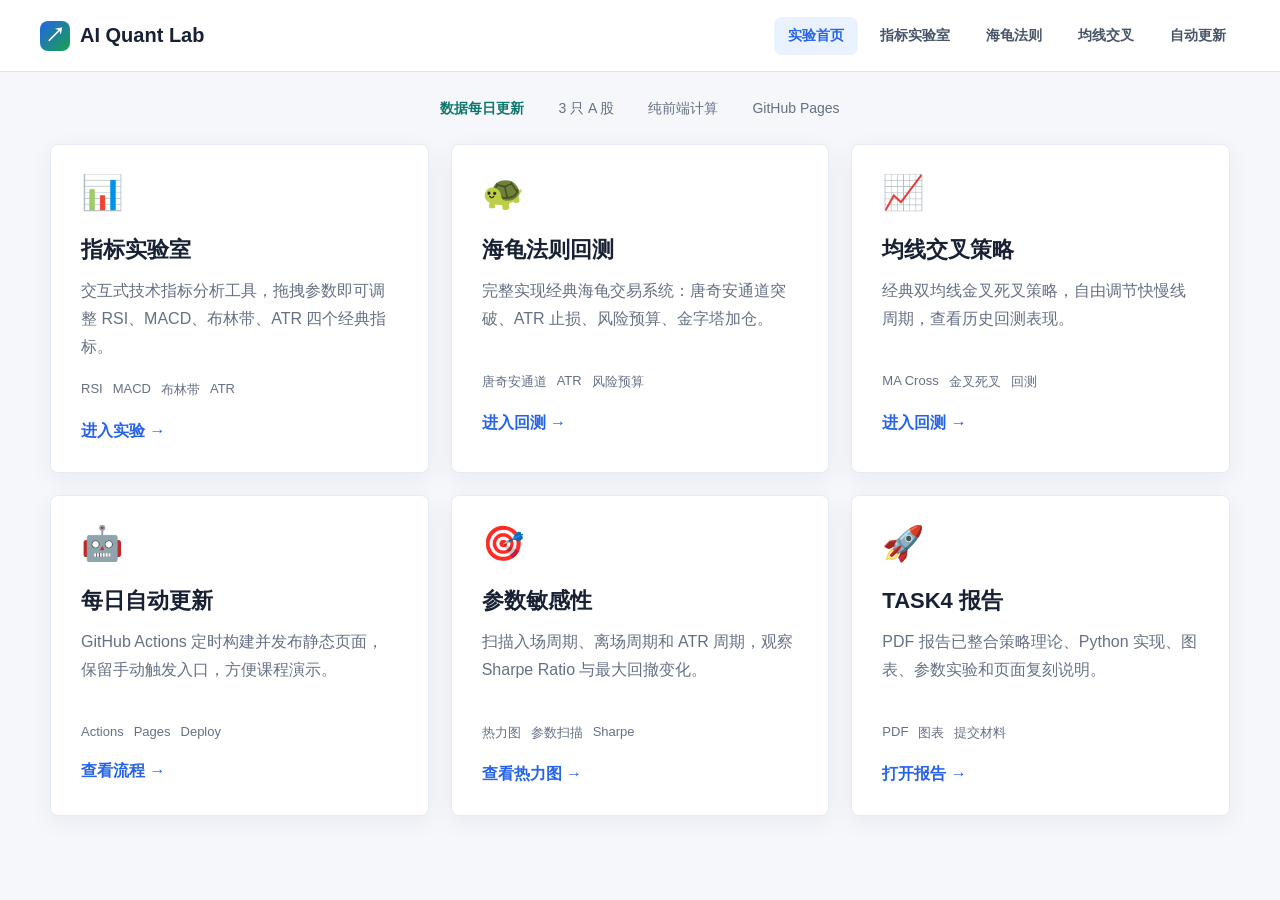
<file: task4/site/index.html>
<!doctype html>
<html lang="zh-CN">
<head>
  <meta charset="utf-8">
  <meta name="viewport" content="width=device-width, initial-scale=1">
  <title>AI Quant Lab</title>
  <link rel="stylesheet" href="styles.css">
</head>
<body>
  <header class="topbar">
    <a class="brand" href="index.html"><span class="brand-mark">↗</span>AI Quant Lab</a>
    <nav class="nav">
      <a class="active" href="index.html">实验首页</a>
      <a href="indicator.html">指标实验室</a>
      <a href="turtle.html">海龟法则</a>
      <a href="ma-cross.html">均线交叉</a>
      <a href="workflow.html">自动更新</a>
    </nav>
  </header>

  <div class="status-row">
    <span><strong>数据每日更新</strong></span>
    <span>3 只 A 股</span>
    <span>纯前端计算</span>
    <span>GitHub Pages</span>
  </div>

  <main class="portal">
    <section class="card-grid">
      <a class="lab-card" href="indicator.html">
        <div class="lab-icon">📊</div>
        <h2>指标实验室</h2>
        <p>交互式技术指标分析工具，拖拽参数即可调整 RSI、MACD、布林带、ATR 四个经典指标。</p>
        <div class="tags"><span>RSI</span><span>MACD</span><span>布林带</span><span>ATR</span></div>
        <span class="cta">进入实验 →</span>
      </a>

      <a class="lab-card" href="turtle.html">
        <div class="lab-icon">🐢</div>
        <h2>海龟法则回测</h2>
        <p>完整实现经典海龟交易系统：唐奇安通道突破、ATR 止损、风险预算、金字塔加仓。</p>
        <div class="tags"><span>唐奇安通道</span><span>ATR</span><span>风险预算</span></div>
        <span class="cta">进入回测 →</span>
      </a>

      <a class="lab-card" href="ma-cross.html">
        <div class="lab-icon">📈</div>
        <h2>均线交叉策略</h2>
        <p>经典双均线金叉死叉策略，自由调节快慢线周期，查看历史回测表现。</p>
        <div class="tags"><span>MA Cross</span><span>金叉死叉</span><span>回测</span></div>
        <span class="cta">进入回测 →</span>
      </a>

      <a class="lab-card" href="workflow.html">
        <div class="lab-icon">🤖</div>
        <h2>每日自动更新</h2>
        <p>GitHub Actions 定时构建并发布静态页面，保留手动触发入口，方便课程演示。</p>
        <div class="tags"><span>Actions</span><span>Pages</span><span>Deploy</span></div>
        <span class="cta">查看流程 →</span>
      </a>

      <a class="lab-card" href="turtle.html#heatmap">
        <div class="lab-icon">🎯</div>
        <h2>参数敏感性</h2>
        <p>扫描入场周期、离场周期和 ATR 周期，观察 Sharpe Ratio 与最大回撤变化。</p>
        <div class="tags"><span>热力图</span><span>参数扫描</span><span>Sharpe</span></div>
        <span class="cta">查看热力图 →</span>
      </a>

      <a class="lab-card" href="assets/jane+TASK4.pdf">
        <div class="lab-icon">🚀</div>
        <h2>TASK4 报告</h2>
        <p>PDF 报告已整合策略理论、Python 实现、图表、参数实验和页面复刻说明。</p>
        <div class="tags"><span>PDF</span><span>图表</span><span>提交材料</span></div>
        <span class="cta">打开报告 →</span>
      </a>
    </section>
  </main>
</body>
</html>
</file>
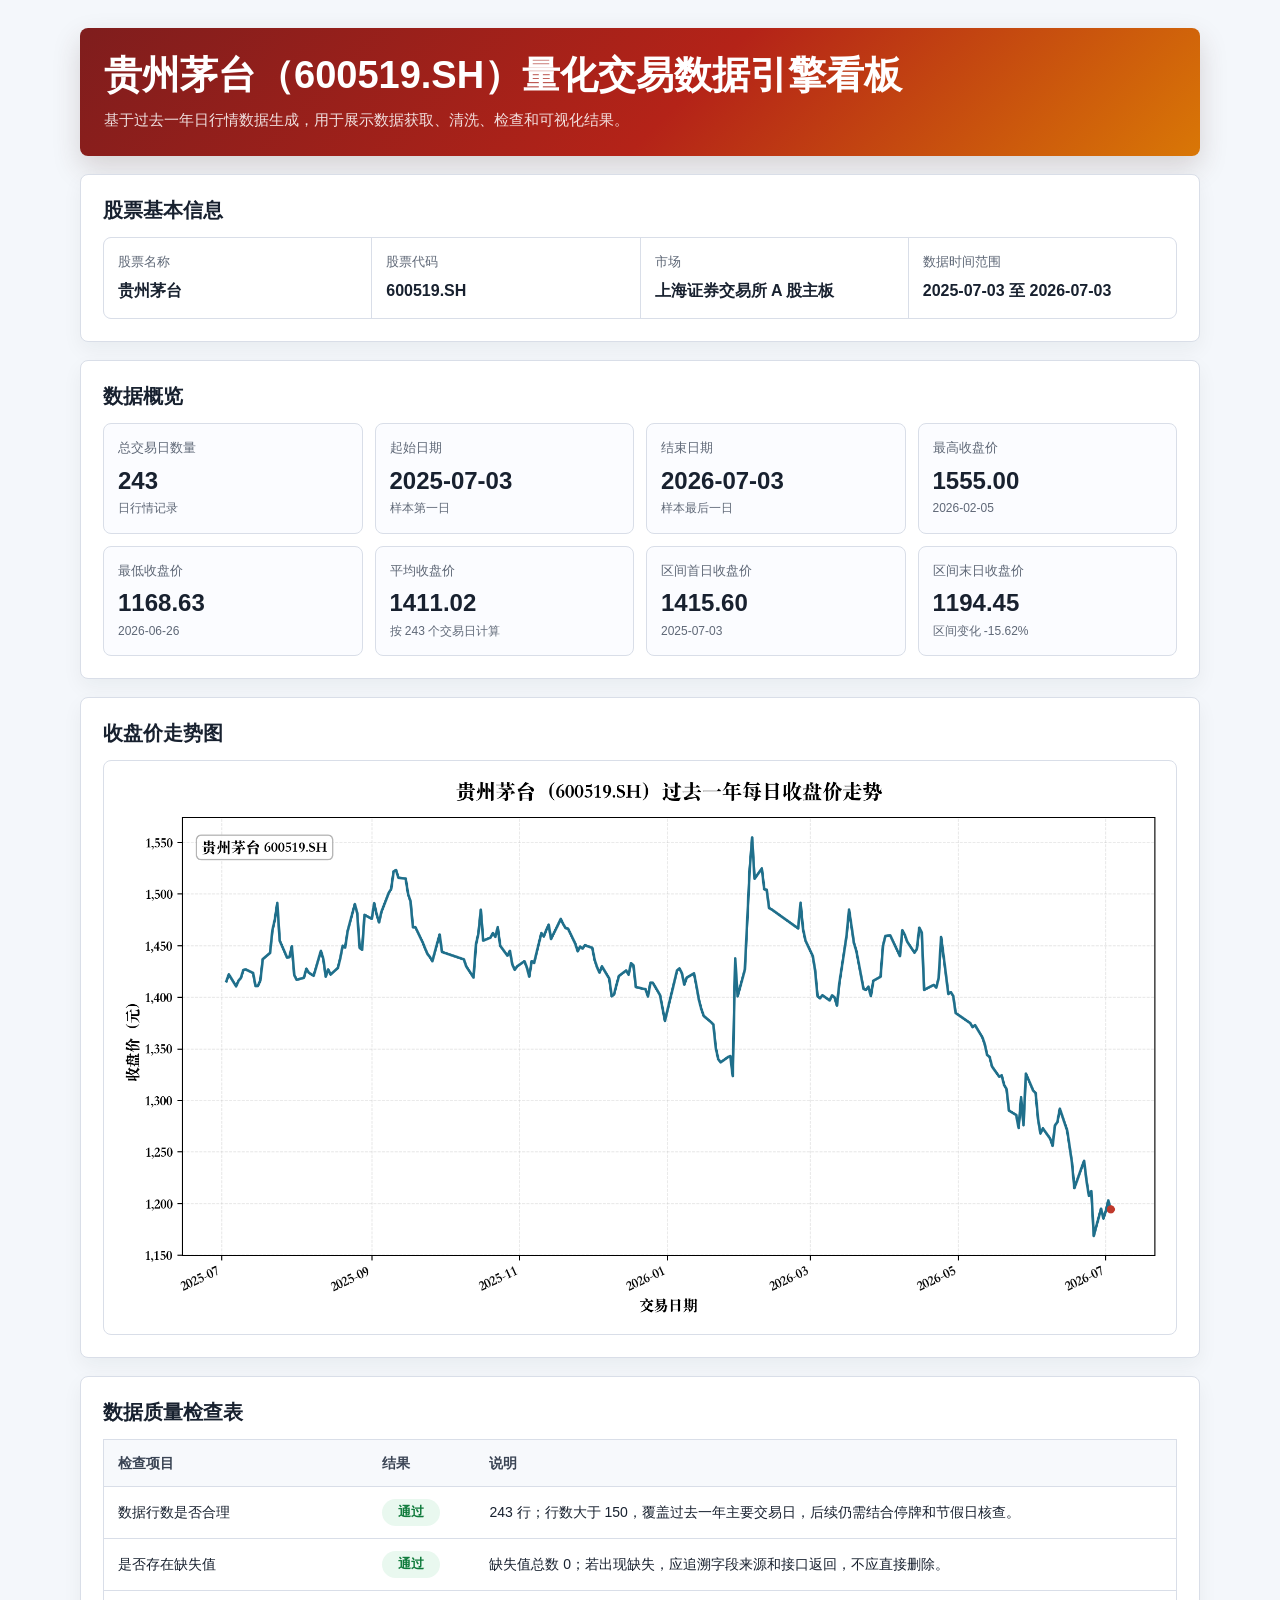
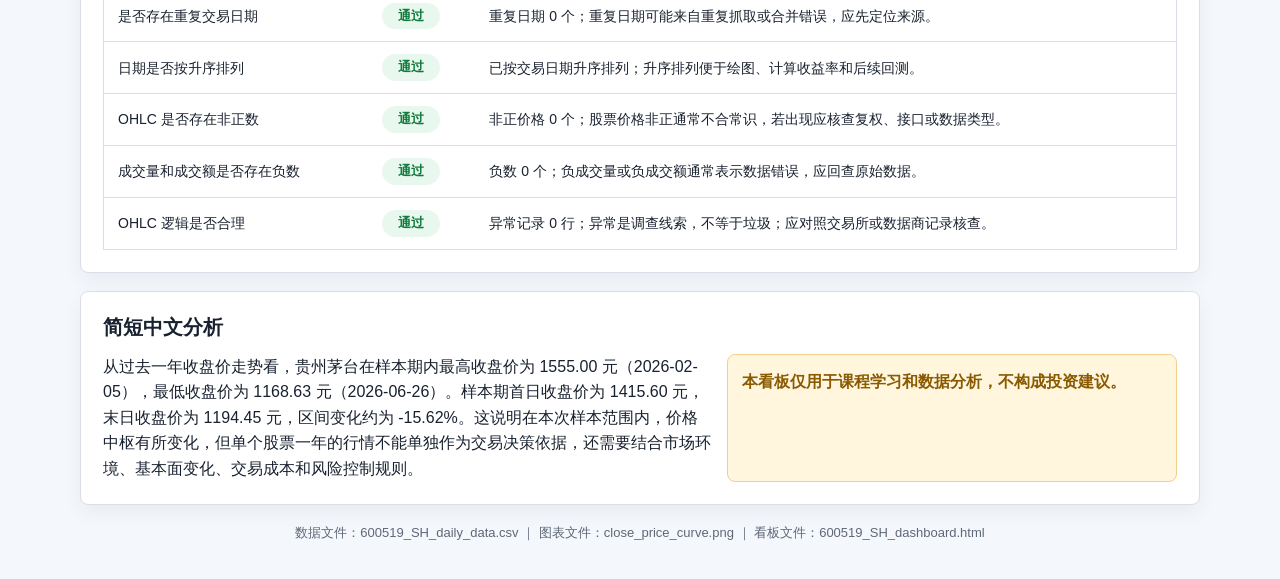
<file: TASK1_jane_贵州茅台_600519/600519_SH_dashboard.html>
<!doctype html>
<html lang="zh-CN">
<head>
  <meta charset="utf-8">
  <meta name="viewport" content="width=device-width, initial-scale=1">
  <title>贵州茅台（600519.SH）量化交易数据引擎看板</title>
  <style>
    :root {
      --ink: #18212f; --muted: #5f6877; --line: #d9dee8; --panel: #fff;
      --page: #f4f7fb; --ok: #0f7a3b; --ok-soft: #e9f8ef; --warn: #8a5a00;
      --warn-soft: #fff6dd;
    }
    * { box-sizing: border-box; }
    body {
      margin: 0; color: var(--ink); background: var(--page);
      font-family: -apple-system, BlinkMacSystemFont, "Segoe UI", "PingFang SC",
        "Hiragino Sans GB", "Microsoft YaHei", Arial, sans-serif;
      line-height: 1.6;
    }
    .wrap { width: min(1120px, calc(100% - 32px)); margin: 0 auto; padding: 28px 0 36px; }
    header {
      padding: 24px; color: #fff;
      background: linear-gradient(135deg, #7f1d1d 0%, #b42318 54%, #d97706 100%);
      border-radius: 8px; box-shadow: 0 12px 28px rgba(80, 44, 37, .18);
    }
    h1 { margin: 0; font-size: clamp(24px, 4vw, 38px); line-height: 1.22; letter-spacing: 0; }
    header p { margin: 10px 0 0; color: rgba(255,255,255,.86); font-size: 15px; }
    section {
      margin-top: 18px; padding: 22px; background: var(--panel); border: 1px solid var(--line);
      border-radius: 8px; box-shadow: 0 8px 20px rgba(25, 33, 47, .05);
    }
    h2 { margin: 0 0 14px; font-size: 20px; line-height: 1.3; letter-spacing: 0; }
    .grid { display: grid; grid-template-columns: repeat(4, minmax(0, 1fr)); gap: 12px; }
    .metric { min-height: 92px; padding: 14px; border: 1px solid var(--line); border-radius: 8px; background: #fbfcff; }
    .label, .info span { color: var(--muted); font-size: 13px; }
    .value { margin-top: 8px; font-size: 24px; font-weight: 720; line-height: 1.2; overflow-wrap: anywhere; }
    .note { margin-top: 4px; color: var(--muted); font-size: 12px; }
    .info { display: grid; grid-template-columns: repeat(4, minmax(0, 1fr)); gap: 1px; overflow: hidden; border: 1px solid var(--line); border-radius: 8px; background: var(--line); }
    .info div { padding: 14px; background: #fff; }
    .info span, .info strong { display: block; }
    .info strong { margin-top: 5px; font-size: 16px; }
    .chart-frame { padding: 12px; border: 1px solid var(--line); border-radius: 8px; background: #fff; }
    .chart-frame img { display: block; width: 100%; height: auto; border-radius: 6px; }
    table { width: 100%; border-collapse: collapse; border: 1px solid var(--line); border-radius: 8px; font-size: 14px; }
    th, td { padding: 12px 14px; text-align: left; border-bottom: 1px solid var(--line); }
    th { color: #3a4454; background: #f7f9fc; font-weight: 700; }
    tr:last-child td { border-bottom: 0; }
    .status { display: inline-flex; min-width: 58px; justify-content: center; padding: 3px 9px; border-radius: 999px; color: var(--ok); background: var(--ok-soft); font-weight: 700; font-size: 13px; }
    .analysis { display: grid; grid-template-columns: 1.15fr .85fr; gap: 16px; }
    .analysis p { margin: 0; }
    .notice { padding: 14px; border: 1px solid #f2cf8b; border-radius: 8px; color: var(--warn); background: var(--warn-soft); font-weight: 700; }
    footer { margin-top: 18px; color: var(--muted); font-size: 13px; text-align: center; }
    @media (max-width: 860px) { .grid, .info, .analysis { grid-template-columns: 1fr 1fr; } }
    @media (max-width: 560px) {
      .wrap { width: min(100% - 20px, 1120px); padding-top: 12px; }
      header, section { padding: 16px; }
      .grid, .info, .analysis { grid-template-columns: 1fr; }
      table { font-size: 13px; }
      th, td { padding: 10px; }
    }
  </style>
</head>
<body>
  <main class="wrap">
    <header>
      <h1>贵州茅台（600519.SH）量化交易数据引擎看板</h1>
      <p>基于过去一年日行情数据生成，用于展示数据获取、清洗、检查和可视化结果。</p>
    </header>
    <section>
      <h2>股票基本信息</h2>
      <div class="info">
        <div><span>股票名称</span><strong>贵州茅台</strong></div>
        <div><span>股票代码</span><strong>600519.SH</strong></div>
        <div><span>市场</span><strong>上海证券交易所 A 股主板</strong></div>
        <div><span>数据时间范围</span><strong>2025-07-03 至 2026-07-03</strong></div>
      </div>
    </section>
    <section>
      <h2>数据概览</h2>
      <div class="grid">
        <div class="metric"><div class="label">总交易日数量</div><div class="value">243</div><div class="note">日行情记录</div></div>
        <div class="metric"><div class="label">起始日期</div><div class="value">2025-07-03</div><div class="note">样本第一日</div></div>
        <div class="metric"><div class="label">结束日期</div><div class="value">2026-07-03</div><div class="note">样本最后一日</div></div>
        <div class="metric"><div class="label">最高收盘价</div><div class="value">1555.00</div><div class="note">2026-02-05</div></div>
        <div class="metric"><div class="label">最低收盘价</div><div class="value">1168.63</div><div class="note">2026-06-26</div></div>
        <div class="metric"><div class="label">平均收盘价</div><div class="value">1411.02</div><div class="note">按 243 个交易日计算</div></div>
        <div class="metric"><div class="label">区间首日收盘价</div><div class="value">1415.60</div><div class="note">2025-07-03</div></div>
        <div class="metric"><div class="label">区间末日收盘价</div><div class="value">1194.45</div><div class="note">区间变化 -15.62%</div></div>
      </div>
    </section>
    <section>
      <h2>收盘价走势图</h2>
      <div class="chart-frame"><img src="close_price_curve.png" alt="贵州茅台 600519.SH 过去一年每日收盘价走势"></div>
    </section>
    <section>
      <h2>数据质量检查表</h2>
      <table>
        <thead><tr><th>检查项目</th><th>结果</th><th>说明</th></tr></thead>
        <tbody>
          <tr><td>数据行数是否合理</td><td><span class="status">通过</span></td><td>243 行；行数大于 150，覆盖过去一年主要交易日，后续仍需结合停牌和节假日核查。</td></tr>
          <tr><td>是否存在缺失值</td><td><span class="status">通过</span></td><td>缺失值总数 0；若出现缺失，应追溯字段来源和接口返回，不应直接删除。</td></tr>
          <tr><td>是否存在重复交易日期</td><td><span class="status">通过</span></td><td>重复日期 0 个；重复日期可能来自重复抓取或合并错误，应先定位来源。</td></tr>
          <tr><td>日期是否按升序排列</td><td><span class="status">通过</span></td><td>已按交易日期升序排列；升序排列便于绘图、计算收益率和后续回测。</td></tr>
          <tr><td>OHLC 是否存在非正数</td><td><span class="status">通过</span></td><td>非正价格 0 个；股票价格非正通常不合常识，若出现应核查复权、接口或数据类型。</td></tr>
          <tr><td>成交量和成交额是否存在负数</td><td><span class="status">通过</span></td><td>负数 0 个；负成交量或负成交额通常表示数据错误，应回查原始数据。</td></tr>
          <tr><td>OHLC 逻辑是否合理</td><td><span class="status">通过</span></td><td>异常记录 0 行；异常是调查线索，不等于垃圾；应对照交易所或数据商记录核查。</td></tr>
        </tbody>
      </table>
    </section>
    <section>
      <h2>简短中文分析</h2>
      <div class="analysis">
        <div><p>从过去一年收盘价走势看，贵州茅台在样本期内最高收盘价为 1555.00 元（2026-02-05），最低收盘价为 1168.63 元（2026-06-26）。样本期首日收盘价为 1415.60 元，末日收盘价为 1194.45 元，区间变化约为 -15.62%。这说明在本次样本范围内，价格中枢有所变化，但单个股票一年的行情不能单独作为交易决策依据，还需要结合市场环境、基本面变化、交易成本和风险控制规则。</p></div>
        <div class="notice">本看板仅用于课程学习和数据分析，不构成投资建议。</div>
      </div>
    </section>
    <footer>数据文件：600519_SH_daily_data.csv ｜ 图表文件：close_price_curve.png ｜ 看板文件：600519_SH_dashboard.html</footer>
  </main>
</body>
</html>
</file>
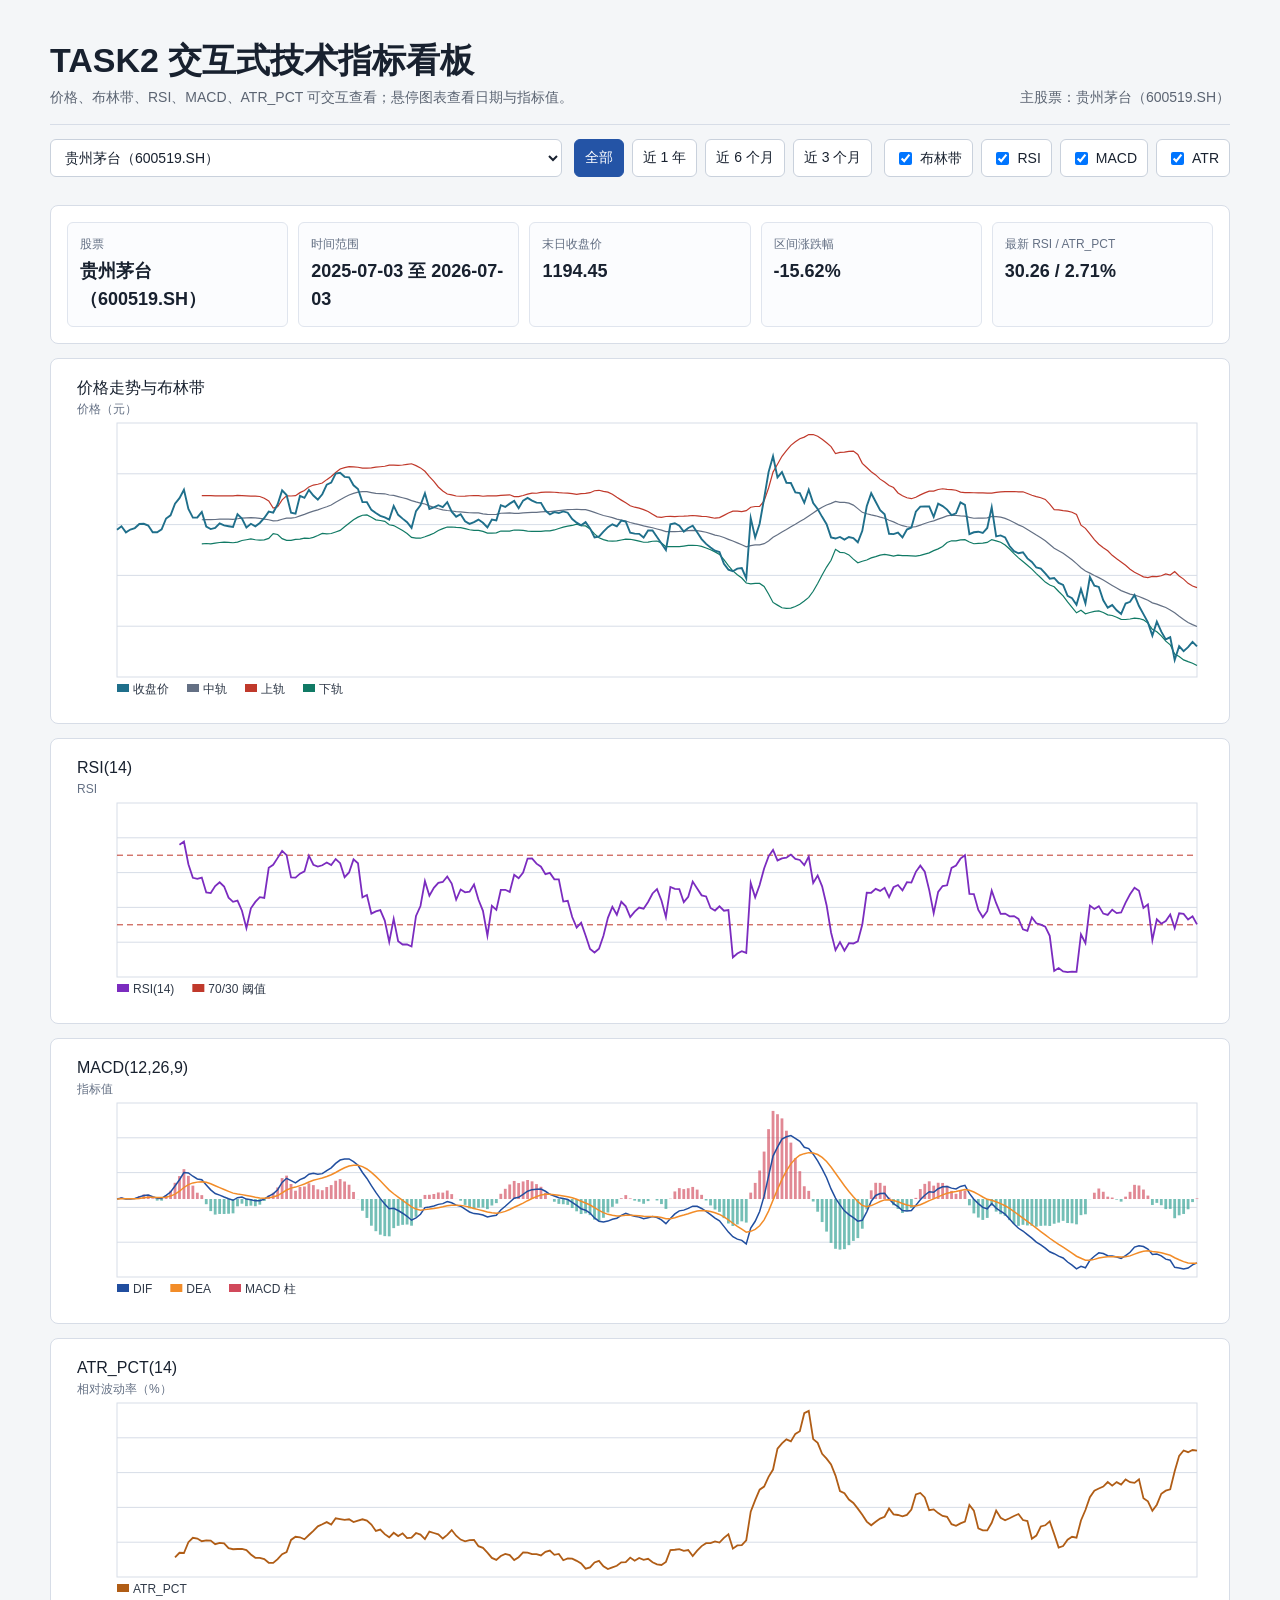
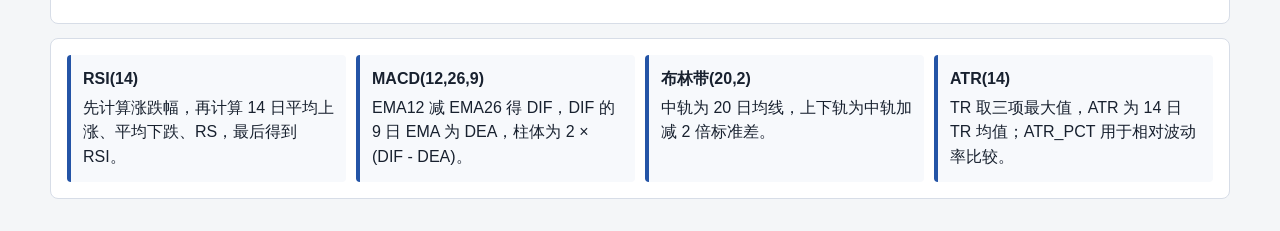
<file: TASK2_jane/indicator_dashboard.html>
<!doctype html>
<html lang="zh-CN">
<head>
  <meta charset="utf-8">
  <meta name="viewport" content="width=device-width, initial-scale=1">
  <title>TASK2 交互式技术指标看板</title>
  <style>
    * { box-sizing: border-box; }
    body {
      margin: 0;
      color: #18212f;
      background: #f4f6f8;
      font-family: -apple-system, BlinkMacSystemFont, "Segoe UI", "PingFang SC", "Microsoft YaHei", Arial, sans-serif;
      line-height: 1.55;
    }
    main { width: min(1180px, calc(100% - 28px)); margin: 0 auto; padding: 22px 0 32px; }
    header {
      display: grid;
      grid-template-columns: 1fr auto;
      gap: 16px;
      align-items: end;
      padding: 18px 0 16px;
      border-bottom: 1px solid #d7dde7;
    }
    h1 { margin: 0; font-size: clamp(22px, 3vw, 34px); letter-spacing: 0; line-height: 1.2; }
    .meta { margin-top: 6px; color: #5b6472; font-size: 14px; }
    .toolbar {
      display: grid;
      grid-template-columns: minmax(210px, 1fr) auto auto;
      gap: 12px;
      align-items: center;
      padding: 14px 0;
    }
    select, button {
      min-height: 38px;
      border: 1px solid #c9d1dc;
      border-radius: 6px;
      background: #fff;
      color: #18212f;
      font-size: 14px;
      padding: 8px 10px;
    }
    .ranges, .toggles { display: flex; gap: 8px; flex-wrap: wrap; justify-content: flex-end; }
    button { cursor: pointer; }
    button.active { color: #fff; background: #2454a6; border-color: #2454a6; }
    label.toggle {
      display: inline-flex;
      align-items: center;
      gap: 5px;
      min-height: 38px;
      padding: 7px 10px;
      border: 1px solid #c9d1dc;
      border-radius: 6px;
      background: #fff;
      font-size: 14px;
      white-space: nowrap;
    }
    .panel {
      margin-top: 14px;
      padding: 16px;
      border: 1px solid #d7dde7;
      border-radius: 8px;
      background: #fff;
    }
    .kpis { display: grid; grid-template-columns: repeat(5, minmax(0, 1fr)); gap: 10px; }
    .kpi { padding: 12px; border: 1px solid #e0e5ee; border-radius: 6px; background: #fbfcfe; }
    .kpi span { display: block; color: #647084; font-size: 12px; }
    .kpi strong { display: block; margin-top: 4px; font-size: 18px; overflow-wrap: anywhere; }
    .charts { display: grid; gap: 14px; margin-top: 14px; }
    .chartbox { padding: 12px; border: 1px solid #d7dde7; border-radius: 8px; background: #fff; }
    canvas { display: block; width: 100%; height: 260px; }
    #priceCanvas { height: 340px; }
    .params { display: grid; grid-template-columns: repeat(4, minmax(0, 1fr)); gap: 10px; }
    .param { padding: 12px; border-left: 4px solid #2454a6; background: #f7f9fc; border-radius: 4px; }
    .param strong { display: block; margin-bottom: 4px; }
    .tooltip {
      position: fixed;
      z-index: 20;
      min-width: 210px;
      max-width: 280px;
      display: none;
      padding: 10px;
      border: 1px solid #c9d1dc;
      border-radius: 6px;
      background: rgba(255,255,255,.96);
      box-shadow: 0 10px 28px rgba(28,38,54,.18);
      font-size: 12px;
      pointer-events: none;
    }
    .hidden { display: none; }
    @media (max-width: 900px) {
      header, .toolbar { grid-template-columns: 1fr; align-items: start; }
      .ranges, .toggles { justify-content: flex-start; }
      .kpis, .params { grid-template-columns: 1fr 1fr; }
    }
    @media (max-width: 560px) {
      main { width: calc(100% - 18px); }
      .kpis, .params { grid-template-columns: 1fr; }
      canvas, #priceCanvas { height: 260px; }
    }
  </style>
</head>
<body>
  <main>
    <header>
      <div>
        <h1>TASK2 交互式技术指标看板</h1>
        <div class="meta">价格、布林带、RSI、MACD、ATR_PCT 可交互查看；悬停图表查看日期与指标值。</div>
      </div>
      <div class="meta">主股票：贵州茅台（600519.SH）</div>
    </header>

    <section class="toolbar">
      <select id="stockSelect" aria-label="股票选择"><option value="600519.SH">贵州茅台（600519.SH）</option>
<option value="300750.SZ">宁德时代（300750.SZ）</option>
<option value="600036.SH">招商银行（600036.SH）</option></select>
      <div class="ranges" aria-label="时间范围">
        <button data-range="all" class="active">全部</button>
        <button data-range="365">近 1 年</button>
        <button data-range="183">近 6 个月</button>
        <button data-range="92">近 3 个月</button>
      </div>
      <div class="toggles" aria-label="指标显示开关">
        <label class="toggle"><input type="checkbox" data-chart="bb" checked>布林带</label>
        <label class="toggle"><input type="checkbox" data-chart="rsi" checked>RSI</label>
        <label class="toggle"><input type="checkbox" data-chart="macd" checked>MACD</label>
        <label class="toggle"><input type="checkbox" data-chart="atr" checked>ATR</label>
      </div>
    </section>

    <section class="panel">
      <div class="kpis" id="kpis"></div>
    </section>

    <section class="charts">
      <div class="chartbox">
        <canvas id="priceCanvas" aria-label="价格和布林带图"></canvas>
      </div>
      <div class="chartbox" id="rsiBox">
        <canvas id="rsiCanvas" aria-label="RSI 指标图"></canvas>
      </div>
      <div class="chartbox" id="macdBox">
        <canvas id="macdCanvas" aria-label="MACD 指标图"></canvas>
      </div>
      <div class="chartbox" id="atrBox">
        <canvas id="atrCanvas" aria-label="ATR_PCT 波动率图"></canvas>
      </div>
    </section>

    <section class="panel">
      <div class="params">
        <div class="param"><strong>RSI(14)</strong>先计算涨跌幅，再计算 14 日平均上涨、平均下跌、RS，最后得到 RSI。</div>
        <div class="param"><strong>MACD(12,26,9)</strong>EMA12 减 EMA26 得 DIF，DIF 的 9 日 EMA 为 DEA，柱体为 2 × (DIF - DEA)。</div>
        <div class="param"><strong>布林带(20,2)</strong>中轨为 20 日均线，上下轨为中轨加减 2 倍标准差。</div>
        <div class="param"><strong>ATR(14)</strong>TR 取三项最大值，ATR 为 14 日 TR 均值；ATR_PCT 用于相对波动率比较。</div>
      </div>
    </section>
  </main>
  <div class="tooltip" id="tooltip"></div>

  <script>
    const DATA = {"600519.SH": [{"trade_date": "2025-07-03", "open": 1412.0, "high": 1422.69, "low": 1408.0, "close": 1415.6, "pct_chg": 0.43, "rsi_14": NaN, "dif": 0.0, "dea": 0.0, "macd_bar": 0.0, "bb_middle": NaN, "bb_upper": NaN, "bb_lower": NaN, "atr_14": NaN, "atr_pct": NaN, "stock_name": "贵州茅台", "ts_code": "600519.SH"}, {"trade_date": "2025-07-04", "open": 1415.7, "high": 1431.89, "low": 1410.01, "close": 1422.22, "pct_chg": 0.47, "rsi_14": NaN, "dif": 0.5280911680911231, "dea": 0.10561823361822463, "macd_bar": 0.8449458689457969, "bb_middle": NaN, "bb_upper": NaN, "bb_lower": NaN, "atr_14": NaN, "atr_pct": NaN, "stock_name": "贵州茅台", "ts_code": "600519.SH"}, {"trade_date": "2025-07-07", "open": 1422.28, "high": 1423.5, "low": 1410.01, "close": 1410.7, "pct_chg": -0.81, "rsi_14": NaN, "dif": 0.016845317813931615, "dea": 0.08786365045736604, "macd_bar": -0.14203666528686884, "bb_middle": NaN, "bb_upper": NaN, "bb_lower": NaN, "atr_14": NaN, "atr_pct": NaN, "stock_name": "贵州茅台", "ts_code": "600519.SH"}, {"trade_date": "2025-07-08", "open": 1410.71, "high": 1420.0, "low": 1410.7, "close": 1416.11, "pct_chg": 0.38, "rsi_14": NaN, "dif": 0.047671556852264985, "dea": 0.07982523173634583, "macd_bar": -0.06430734976816169, "bb_middle": NaN, "bb_upper": NaN, "bb_lower": NaN, "atr_14": NaN, "atr_pct": NaN, "stock_name": "贵州茅台", "ts_code": "600519.SH"}, {"trade_date": "2025-07-09", "open": 1415.0, "high": 1429.97, "low": 1414.17, "close": 1418.88, "pct_chg": 0.2, "rsi_14": NaN, "dif": 0.2922485639981005, "dea": 0.12230989818869677, "macd_bar": 0.3398773316188075, "bb_middle": NaN, "bb_upper": NaN, "bb_lower": NaN, "atr_14": NaN, "atr_pct": NaN, "stock_name": "贵州茅台", "ts_code": "600519.SH"}, {"trade_date": "2025-07-10", "open": 1418.97, "high": 1436.18, "low": 1410.4, "close": 1426.5, "pct_chg": 0.54, "rsi_14": NaN, "dif": 1.088401506189257, "dea": 0.3155282197888088, "macd_bar": 1.5457465728008963, "bb_middle": NaN, "bb_upper": NaN, "bb_lower": NaN, "atr_14": NaN, "atr_pct": NaN, "stock_name": "贵州茅台", "ts_code": "600519.SH"}, {"trade_date": "2025-07-11", "open": 1423.16, "high": 1458.0, "low": 1423.16, "close": 1427.0, "pct_chg": 0.04, "rsi_14": NaN, "dif": 1.7396506602569843, "dea": 0.600352707882444, "macd_bar": 2.2785959047490807, "bb_middle": NaN, "bb_upper": NaN, "bb_lower": NaN, "atr_14": NaN, "atr_pct": NaN, "stock_name": "贵州茅台", "ts_code": "600519.SH"}, {"trade_date": "2025-07-14", "open": 1430.0, "high": 1434.98, "low": 1421.6, "close": 1423.6, "pct_chg": -0.24, "rsi_14": NaN, "dif": 1.9588384515038797, "dea": 0.8720498566067312, "macd_bar": 2.173577189794297, "bb_middle": NaN, "bb_upper": NaN, "bb_lower": NaN, "atr_14": NaN, "atr_pct": NaN, "stock_name": "贵州茅台", "ts_code": "600519.SH"}, {"trade_date": "2025-07-15", "open": 1420.98, "high": 1422.93, "low": 1408.32, "close": 1411.0, "pct_chg": -0.89, "rsi_14": NaN, "dif": 1.1031156275346348, "dea": 0.918263010792312, "macd_bar": 0.36970523348464557, "bb_middle": NaN, "bb_upper": NaN, "bb_lower": NaN, "atr_14": NaN, "atr_pct": NaN, "stock_name": "贵州茅台", "ts_code": "600519.SH"}, {"trade_date": "2025-07-16", "open": 1410.01, "high": 1417.49, "low": 1409.95, "close": 1411.03, "pct_chg": 0.0, "rsi_14": NaN, "dif": 0.42249956171804115, "dea": 0.8191103209774578, "macd_bar": -0.7932215185188334, "bb_middle": NaN, "bb_upper": NaN, "bb_lower": NaN, "atr_14": NaN, "atr_pct": NaN, "stock_name": "贵州茅台", "ts_code": "600519.SH"}, {"trade_date": "2025-07-17", "open": 1413.98, "high": 1423.01, "low": 1412.88, "close": 1416.35, "pct_chg": 0.38, "rsi_14": NaN, "dif": 0.30882601087341754, "dea": 0.7170534589566498, "macd_bar": -0.8164548961664646, "bb_middle": NaN, "bb_upper": NaN, "bb_lower": NaN, "atr_14": NaN, "atr_pct": NaN, "stock_name": "贵州茅台", "ts_code": "600519.SH"}, {"trade_date": "2025-07-18", "open": 1420.0, "high": 1437.81, "low": 1416.38, "close": 1437.0, "pct_chg": 1.46, "rsi_14": NaN, "dif": 1.863539599119349, "dea": 0.9463506869891898, "macd_bar": 1.8343778242603186, "bb_middle": NaN, "bb_upper": NaN, "bb_lower": NaN, "atr_14": NaN, "atr_pct": NaN, "stock_name": "贵州茅台", "ts_code": "600519.SH"}, {"trade_date": "2025-07-21", "open": 1436.99, "high": 1446.8, "low": 1435.0, "close": 1443.0, "pct_chg": 0.42, "rsi_14": NaN, "dif": 3.539015605874738, "dea": 1.4648836707662996, "macd_bar": 4.148263870216876, "bb_middle": NaN, "bb_upper": NaN, "bb_lower": NaN, "atr_14": NaN, "atr_pct": NaN, "stock_name": "贵州茅台", "ts_code": "600519.SH"}, {"trade_date": "2025-07-22", "open": 1444.0, "high": 1466.6, "low": 1440.68, "close": 1464.98, "pct_chg": 1.52, "rsi_14": NaN, "dif": 6.564770134177252, "dea": 2.48486096344849, "macd_bar": 8.159818341457523, "bb_middle": NaN, "bb_upper": NaN, "bb_lower": NaN, "atr_14": 17.36714285714285, "atr_pct": 1.1854866863126357, "stock_name": "贵州茅台", "ts_code": "600519.SH"}, {"trade_date": "2025-07-23", "open": 1469.0, "high": 1495.0, "low": 1468.95, "close": 1475.5, "pct_chg": 0.72, "rsi_14": 76.05707325561164, "dif": 9.699765617785488, "dea": 3.92784189431589, "macd_bar": 11.543847446939196, "bb_middle": NaN, "bb_upper": NaN, "bb_lower": NaN, "atr_14": 18.462142857142844, "atr_pct": 1.2512465508060213, "stock_name": "贵州茅台", "ts_code": "600519.SH"}, {"trade_date": "2025-07-24", "open": 1476.0, "high": 1499.0, "low": 1475.0, "close": 1491.5, "pct_chg": 1.08, "rsi_14": 77.86357786357786, "dif": 13.321773297332811, "dea": 5.8066281749192745, "macd_bar": 15.030290244827073, "bb_middle": NaN, "bb_upper": NaN, "bb_lower": NaN, "atr_14": 18.613571428571408, "atr_pct": 1.2479766294717671, "stock_name": "贵州茅台", "ts_code": "600519.SH"}, {"trade_date": "2025-07-25", "open": 1491.4, "high": 1491.4, "low": 1453.0, "close": 1455.0, "pct_chg": -2.45, "rsi_14": 64.83590087073006, "dif": 13.09603260982908, "dea": 7.2645090619012365, "macd_bar": 11.663047095855688, "bb_middle": NaN, "bb_upper": NaN, "bb_lower": NaN, "atr_14": 20.399999999999977, "atr_pct": 1.4020618556701014, "stock_name": "贵州茅台", "ts_code": "600519.SH"}, {"trade_date": "2025-07-28", "open": 1453.0, "high": 1454.99, "low": 1436.3, "close": 1438.66, "pct_chg": -1.12, "rsi_14": 57.036759657991695, "dif": 11.466451927484968, "dea": 8.104897635017982, "macd_bar": 6.723108584933971, "bb_middle": NaN, "bb_upper": NaN, "bb_lower": NaN, "atr_14": 21.071428571428555, "atr_pct": 1.4646565951252244, "stock_name": "贵州茅台", "ts_code": "600519.SH"}, {"trade_date": "2025-07-29", "open": 1439.6, "high": 1448.79, "low": 1435.01, "close": 1439.0, "pct_chg": 0.02, "rsi_14": 56.37515842839035, "dif": 10.086165615933396, "dea": 8.501151231201066, "macd_bar": 3.170028769464661, "bb_middle": NaN, "bb_upper": NaN, "bb_lower": NaN, "atr_14": 20.927142857142844, "atr_pct": 1.4542837287799057, "stock_name": "贵州茅台", "ts_code": "600519.SH"}, {"trade_date": "2025-07-30", "open": 1444.0, "high": 1457.16, "low": 1437.0, "close": 1449.44, "pct_chg": 0.73, "rsi_14": 57.14107832150419, "dif": 9.722623171088799, "dea": 8.745445619178613, "macd_bar": 1.9543551038203724, "bb_middle": 1434.6535, "bb_upper": 1480.413207983518, "bb_lower": 1388.8937920164817, "atr_14": 20.52571428571428, "atr_pct": 1.4161134152303152, "stock_name": "贵州茅台", "ts_code": "600519.SH"}, {"trade_date": "2025-07-31", "open": 1443.0, "high": 1444.87, "low": 1418.0, "close": 1421.67, "pct_chg": -1.92, "rsi_14": 48.58161690350739, "dif": 7.111726689560101, "dea": 8.41870183325491, "macd_bar": -2.6139502873896205, "bb_middle": 1434.957, "bb_upper": 1480.2628839445829, "bb_lower": 1389.6511160554173, "atr_14": 20.282857142857146, "atr_pct": 1.4266923507464562, "stock_name": "贵州茅台", "ts_code": "600519.SH"}, {"trade_date": "2025-08-01", "open": 1421.87, "high": 1425.96, "low": 1414.0, "close": 1417.0, "pct_chg": -0.33, "rsi_14": 48.255445125819435, "dif": 4.612571592185077, "dea": 7.657475785040945, "macd_bar": -6.089808385711736, "bb_middle": 1434.6960000000001, "bb_upper": 1480.3694866773185, "bb_lower": 1389.0225133226818, "atr_14": 20.18142857142857, "atr_pct": 1.4242363141445709, "stock_name": "贵州茅台", "ts_code": "600519.SH"}, {"trade_date": "2025-08-04", "open": 1415.0, "high": 1419.8, "low": 1414.0, "close": 1419.0, "pct_chg": 0.14, "rsi_14": 52.24014336917563, "dif": 2.7615233353565145, "dea": 6.678285295104059, "macd_bar": -7.833523919495089, "bb_middle": 1435.111, "bb_upper": 1480.01072917513, "bb_lower": 1390.21127082487, "atr_14": 19.50428571428571, "atr_pct": 1.3745092117185138, "stock_name": "贵州茅台", "ts_code": "600519.SH"}, {"trade_date": "2025-08-05", "open": 1421.0, "high": 1429.94, "low": 1417.11, "close": 1427.74, "pct_chg": 0.62, "rsi_14": 54.46147273989428, "dif": 1.9770094778941711, "dea": 5.738030131662082, "macd_bar": -7.522041307535822, "bb_middle": 1435.6924999999999, "bb_upper": 1479.8512155967867, "bb_lower": 1391.533784403213, "atr_14": 19.882142857142867, "atr_pct": 1.3925604701936534, "stock_name": "贵州茅台", "ts_code": "600519.SH"}, {"trade_date": "2025-08-06", "open": 1429.0, "high": 1429.0, "low": 1419.3, "close": 1423.88, "pct_chg": -0.27, "rsi_14": 52.026263387331205, "dif": 1.0319116183109145, "dea": 4.796806428991849, "macd_bar": -7.52978962136187, "bb_middle": 1435.9425, "bb_upper": 1479.755710636928, "bb_lower": 1392.1292893630723, "atr_14": 19.719285714285725, "atr_pct": 1.3848980050485802, "stock_name": "贵州茅台", "ts_code": "600519.SH"}, {"trade_date": "2025-08-07", "open": 1423.88, "high": 1427.7, "low": 1420.06, "close": 1422.35, "pct_chg": -0.11, "rsi_14": 45.60561521387003, "dif": 0.15763937369911218, "dea": 3.868973017933302, "macd_bar": -7.4226672884683795, "bb_middle": 1435.7350000000001, "bb_upper": 1479.7752253926067, "bb_lower": 1391.6947746073936, "atr_14": 18.732142857142872, "atr_pct": 1.3169854717293825, "stock_name": "贵州茅台", "ts_code": "600519.SH"}, {"trade_date": "2025-08-08", "open": 1423.05, "high": 1426.5, "low": 1418.0, "close": 1420.97, "pct_chg": -0.1, "rsi_14": 43.20355401986796, "dif": -0.6392136883036983, "dea": 2.9673356766859023, "macd_bar": -7.213098729979201, "bb_middle": 1435.4335, "bb_upper": 1479.8068178598892, "bb_lower": 1391.060182140111, "atr_14": 18.49642857142859, "atr_pct": 1.3016762191621634, "stock_name": "贵州茅台", "ts_code": "600519.SH"}, {"trade_date": "2025-08-11", "open": 1423.5, "high": 1451.99, "low": 1423.0, "close": 1445.0, "pct_chg": 1.69, "rsi_14": 43.912990494759924, "dif": 0.6606787980279023, "dea": 2.5060043009543023, "macd_bar": -3.6906510058528, "bb_middle": 1436.5035, "bb_upper": 1480.707088935027, "bb_lower": 1392.299911064973, "atr_14": 18.860714285714316, "atr_pct": 1.305239742956008, "stock_name": "贵州茅台", "ts_code": "600519.SH"}, {"trade_date": "2025-08-12", "open": 1449.0, "high": 1465.07, "low": 1436.0, "close": 1437.04, "pct_chg": -0.55, "rsi_14": 38.09730131220598, "dif": 1.0365982240937228, "dea": 2.2121230855821863, "macd_bar": -2.351049722976927, "bb_middle": 1437.8055, "bb_upper": 1480.3489818929875, "bb_lower": 1395.2620181070124, "atr_14": 18.79285714285717, "atr_pct": 1.3077476718015622, "stock_name": "贵州茅台", "ts_code": "600519.SH"}, {"trade_date": "2025-08-13", "open": 1425.0, "high": 1433.68, "low": 1420.0, "close": 1420.05, "pct_chg": -1.18, "rsi_14": 28.022147031682536, "dif": -0.03601872954800456, "dea": 1.7624947225561483, "macd_bar": -3.5970269042083056, "bb_middle": 1438.2565, "bb_upper": 1479.7839535825717, "bb_lower": 1396.7290464174282, "atr_14": 18.295714285714308, "atr_pct": 1.2883852178243238, "stock_name": "贵州茅台", "ts_code": "600519.SH"}, {"trade_date": "2025-08-14", "open": 1420.94, "high": 1447.51, "low": 1420.94, "close": 1426.99, "pct_chg": 0.49, "rsi_14": 39.46913301752012, "dif": -0.3223594342011893, "dea": 1.3455238912046807, "macd_bar": -3.33576665081174, "bb_middle": 1438.7884999999999, "bb_upper": 1479.3967528687535, "bb_lower": 1398.1802471312462, "atr_14": 17.507142857142885, "atr_pct": 1.2268581319520728, "stock_name": "贵州茅台", "ts_code": "600519.SH"}, {"trade_date": "2025-08-15", "open": 1426.01, "high": 1428.66, "low": 1420.22, "close": 1422.08, "pct_chg": -0.34, "rsi_14": 43.18032247449813, "dif": -0.9347077420154619, "dea": 0.8894775645606523, "macd_bar": -3.6483706131522284, "bb_middle": 1438.0425, "bb_upper": 1479.3315666680153, "bb_lower": 1396.7534333319848, "atr_14": 16.774285714285742, "atr_pct": 1.179559920277744, "stock_name": "贵州茅台", "ts_code": "600519.SH"}, {"trade_date": "2025-08-18", "open": 1426.99, "high": 1436.64, "low": 1423.1, "close": 1428.5, "pct_chg": 0.45, "rsi_14": 45.88686931996241, "dif": -0.8916791200235821, "dea": 0.5332462276438055, "macd_bar": -2.849850695334775, "bb_middle": 1437.3174999999999, "bb_upper": 1478.7490119710894, "bb_lower": 1395.8859880289103, "atr_14": 16.83000000000004, "atr_pct": 1.1781589079454, "stock_name": "贵州茅台", "ts_code": "600519.SH"}, {"trade_date": "2025-08-19", "open": 1433.5, "high": 1446.66, "low": 1432.0, "close": 1438.0, "pct_chg": 0.67, "rsi_14": 45.48539857932122, "dif": -0.08997089344870801, "dea": 0.4086028034253028, "macd_bar": -0.9971473937480216, "bb_middle": 1435.9685, "bb_upper": 1475.3119653304782, "bb_lower": 1396.6250346695217, "atr_14": 16.6871428571429, "atr_pct": 1.1604410888138315, "stock_name": "贵州茅台", "ts_code": "600519.SH"}, {"trade_date": "2025-08-20", "open": 1438.0, "high": 1452.8, "low": 1430.02, "close": 1450.0, "pct_chg": 0.83, "rsi_14": 62.769313981790255, "dif": 1.4964383540782364, "dea": 0.6261699135558896, "macd_bar": 1.7405368810446937, "bb_middle": 1434.6934999999999, "bb_upper": 1470.09851081099, "bb_lower": 1399.2884891890096, "atr_14": 16.068571428571463, "atr_pct": 1.1081773399014803, "stock_name": "贵州茅台", "ts_code": "600519.SH"}, {"trade_date": "2025-08-21", "open": 1453.45, "high": 1454.99, "low": 1443.65, "close": 1448.25, "pct_chg": -0.12, "rsi_14": 64.46625312471065, "dif": 2.582697014059704, "dea": 1.0174753336566527, "macd_bar": 3.130443360806103, "bb_middle": 1432.531, "bb_upper": 1456.8856921016966, "bb_lower": 1408.1763078983033, "atr_14": 16.024285714285742, "atr_pct": 1.106458533698308, "stock_name": "贵州茅台", "ts_code": "600519.SH"}, {"trade_date": "2025-08-22", "open": 1448.88, "high": 1464.0, "low": 1444.77, "close": 1463.95, "pct_chg": 1.08, "rsi_14": 68.46602579903046, "dif": 4.656743576563258, "dea": 1.7453289822379738, "macd_bar": 5.8228291886505685, "bb_middle": 1432.9785, "bb_upper": 1459.3194221554602, "bb_lower": 1406.6375778445397, "atr_14": 16.98357142857146, "atr_pct": 1.1601196371851128, "stock_name": "贵州茅台", "ts_code": "600519.SH"}, {"trade_date": "2025-08-25", "open": 1470.01, "high": 1496.0, "low": 1466.0, "close": 1490.33, "pct_chg": 1.8, "rsi_14": 72.45783997129524, "dif": 8.33302799360672, "dea": 3.0628687845117235, "macd_bar": 10.540318418189994, "bb_middle": 1435.562, "bb_upper": 1472.3234945002885, "bb_lower": 1398.8005054997113, "atr_14": 18.356428571428587, "atr_pct": 1.2317022787858118, "stock_name": "贵州茅台", "ts_code": "600519.SH"}, {"trade_date": "2025-08-26", "open": 1490.32, "high": 1494.23, "low": 1480.01, "close": 1481.61, "pct_chg": -0.59, "rsi_14": 70.01594896331727, "dif": 10.422731989938484, "dea": 4.534841425597076, "macd_bar": 11.775781128682816, "bb_middle": 1437.6924999999999, "bb_upper": 1479.8376211511143, "bb_lower": 1395.5473788488855, "atr_14": 18.67928571428573, "atr_pct": 1.2607424163096719, "stock_name": "贵州茅台", "ts_code": "600519.SH"}, {"trade_date": "2025-08-27", "open": 1481.88, "high": 1484.93, "low": 1448.0, "close": 1448.0, "pct_chg": -2.27, "rsi_14": 57.274944693402944, "dif": 9.260047292022591, "dea": 5.479882598882179, "macd_bar": 7.560329386280824, "bb_middle": 1437.6205, "bb_upper": 1479.6859640067748, "bb_lower": 1395.5550359932251, "atr_14": 20.771428571428583, "atr_pct": 1.4344909234412004, "stock_name": "贵州茅台", "ts_code": "600519.SH"}, {"trade_date": "2025-08-28", "open": 1447.97, "high": 1456.1, "low": 1438.77, "close": 1446.1, "pct_chg": -0.13, "rsi_14": 57.10649850121596, "dif": 8.092017431353042, "dea": 6.002309565376352, "macd_bar": 4.17941573195338, "bb_middle": 1438.8419999999999, "bb_upper": 1480.3726677300672, "bb_lower": 1397.3113322699326, "atr_14": 21.402142857142866, "atr_pct": 1.479990516364212, "stock_name": "贵州茅台", "ts_code": "600519.SH"}, {"trade_date": "2025-08-29", "open": 1453.0, "high": 1482.58, "low": 1452.0, "close": 1480.0, "pct_chg": 2.34, "rsi_14": 59.37433040497106, "dif": 9.78895110255121, "dea": 6.759637872811324, "macd_bar": 6.05862645947977, "bb_middle": 1441.9919999999997, "bb_upper": 1486.0284459582235, "bb_lower": 1397.955554041776, "atr_14": 21.792142857142867, "atr_pct": 1.4724420849420856, "stock_name": "贵州茅台", "ts_code": "600519.SH"}, {"trade_date": "2025-09-01", "open": 1482.2, "high": 1488.0, "low": 1465.7, "close": 1476.1, "pct_chg": -0.26, "rsi_14": 60.69433796955423, "dif": 10.695791430668578, "dea": 7.546868584382775, "macd_bar": 6.297845692571606, "bb_middle": 1444.847, "bb_upper": 1489.996911278108, "bb_lower": 1399.697088721892, "atr_14": 21.30857142857144, "atr_pct": 1.4435723479826192, "stock_name": "贵州茅台", "ts_code": "600519.SH"}, {"trade_date": "2025-09-02", "open": 1478.66, "high": 1509.0, "low": 1478.0, "close": 1491.3, "pct_chg": 1.03, "rsi_14": 69.70082397832213, "dif": 12.496925118730132, "dea": 8.536879891252246, "macd_bar": 7.920090454955773, "bb_middle": 1448.025, "bb_upper": 1496.8990204370807, "bb_lower": 1399.1509795629195, "atr_14": 22.44142857142859, "atr_pct": 1.5048232127290682, "stock_name": "贵州茅台", "ts_code": "600519.SH"}, {"trade_date": "2025-09-03", "open": 1491.0, "high": 1503.5, "low": 1466.0, "close": 1480.55, "pct_chg": -0.72, "rsi_14": 64.50389948006928, "dif": 12.908104787510865, "dea": 9.41112487050397, "macd_bar": 6.99395983401379, "bb_middle": 1450.8584999999998, "bb_upper": 1500.404867554995, "bb_lower": 1401.3121324450046, "atr_14": 23.158571428571445, "atr_pct": 1.5641870540387994, "stock_name": "贵州茅台", "ts_code": "600519.SH"}, {"trade_date": "2025-09-04", "open": 1472.0, "high": 1479.3, "low": 1460.47, "close": 1472.66, "pct_chg": -0.53, "rsi_14": 63.4793732011513, "dif": 12.453751481997188, "dea": 10.019650192802615, "macd_bar": 4.868202578389145, "bb_middle": 1453.374, "bb_upper": 1501.9246096877532, "bb_lower": 1404.8233903122468, "atr_14": 23.99000000000001, "atr_pct": 1.629025029538387, "stock_name": "贵州茅台", "ts_code": "600519.SH"}, {"trade_date": "2025-09-05", "open": 1471.0, "high": 1486.97, "low": 1464.0, "close": 1483.0, "pct_chg": 0.7, "rsi_14": 64.22679335908948, "dif": 12.78069688101641, "dea": 10.571859530445375, "macd_bar": 4.417674701142072, "bb_middle": 1456.4755, "bb_upper": 1504.2288414537654, "bb_lower": 1408.7221585462346, "atr_14": 24.590714285714284, "atr_pct": 1.6581735863596954, "stock_name": "贵州茅台", "ts_code": "600519.SH"}, {"trade_date": "2025-09-08", "open": 1483.0, "high": 1506.44, "low": 1477.5, "close": 1501.23, "pct_chg": 1.23, "rsi_14": 65.78618864532882, "dif": 14.345446730606682, "dea": 11.326576970477637, "macd_bar": 6.037739520258089, "bb_middle": 1459.2869999999998, "bb_upper": 1510.6781731515696, "bb_lower": 1407.89582684843, "atr_14": 25.360714285714284, "atr_pct": 1.6893290359048434, "stock_name": "贵州茅台", "ts_code": "600519.SH"}, {"trade_date": "2025-09-09", "open": 1505.0, "high": 1509.95, "low": 1493.42, "close": 1505.0, "pct_chg": 0.25, "rsi_14": 64.31993334721932, "dif": 15.70865021127588, "dea": 12.202991618637286, "macd_bar": 7.011317185277189, "bb_middle": 1462.685, "bb_upper": 1516.7975950899443, "bb_lower": 1408.5724049100556, "atr_14": 24.91428571428571, "atr_pct": 1.6554342667299475, "stock_name": "贵州茅台", "ts_code": "600519.SH"}, {"trade_date": "2025-09-10", "open": 1506.66, "high": 1529.95, "low": 1496.0, "close": 1522.01, "pct_chg": 1.13, "rsi_14": 67.79064158224796, "dif": 17.95459424642945, "dea": 13.35331214419572, "macd_bar": 9.202564204467464, "bb_middle": 1467.783, "bb_upper": 1524.1478674077614, "bb_lower": 1411.4181325922384, "atr_14": 26.52928571428572, "atr_pct": 1.7430427996061604, "stock_name": "贵州茅台", "ts_code": "600519.SH"}, {"trade_date": "2025-09-11", "open": 1522.01, "high": 1526.02, "low": 1508.5, "close": 1523.5, "pct_chg": 0.1, "rsi_14": 65.42027034025583, "dif": 19.62848664723151, "dea": 14.608347044802878, "macd_bar": 10.040279204857267, "bb_middle": 1472.6085, "bb_upper": 1530.7650003924282, "bb_lower": 1414.451999607572, "atr_14": 26.407142857142862, "atr_pct": 1.7333208307937553, "stock_name": "贵州茅台", "ts_code": "600519.SH"}, {"trade_date": "2025-09-12", "open": 1526.0, "high": 1538.02, "low": 1510.53, "close": 1516.0, "pct_chg": -0.49, "rsi_14": 57.367544917054154, "dif": 20.117963751595425, "dea": 15.710270386161389, "macd_bar": 8.815386730868074, "bb_middle": 1477.3045, "bb_upper": 1533.4134029336767, "bb_lower": 1421.1955970663232, "atr_14": 26.081428571428578, "atr_pct": 1.7204108556351305, "stock_name": "贵州茅台", "ts_code": "600519.SH"}, {"trade_date": "2025-09-15", "open": 1515.87, "high": 1517.48, "low": 1501.5, "close": 1515.1, "pct_chg": -0.06, "rsi_14": 60.06370575154757, "dif": 20.20039779345757, "dea": 16.608295867620626, "macd_bar": 7.184203851673885, "bb_middle": 1481.6345, "bb_upper": 1535.1933909420932, "bb_lower": 1428.0756090579066, "atr_14": 26.207142857142863, "atr_pct": 1.7297302393995688, "stock_name": "贵州茅台", "ts_code": "600519.SH"}, {"trade_date": "2025-09-16", "open": 1515.1, "high": 1520.99, "low": 1496.21, "close": 1499.98, "pct_chg": -1.0, "rsi_14": 67.57268424611223, "dif": 18.82862505937851, "dea": 17.052361705972203, "macd_bar": 3.552526706812614, "bb_middle": 1484.7334999999998, "bb_upper": 1534.7148587460854, "bb_lower": 1434.7521412539143, "atr_14": 25.339285714285715, "atr_pct": 1.6893082383955598, "stock_name": "贵州茅台", "ts_code": "600519.SH"}, {"trade_date": "2025-09-17", "open": 1499.99, "high": 1510.28, "low": 1490.01, "close": 1493.0, "pct_chg": -0.47, "rsi_14": 65.3288011504772, "dif": 16.982493999238386, "dea": 17.03838816462544, "macd_bar": -0.11178833077411099, "bb_middle": 1486.8835, "bb_upper": 1534.202386971379, "bb_lower": 1439.564613028621, "atr_14": 25.54928571428572, "atr_pct": 1.7112716486460628, "stock_name": "贵州茅台", "ts_code": "600519.SH"}, {"trade_date": "2025-09-18", "open": 1492.0, "high": 1497.8, "low": 1463.5, "close": 1467.96, "pct_chg": -1.68, "rsi_14": 45.822925339994455, "dif": 13.345069447855167, "dea": 16.29972442127139, "macd_bar": -5.909309946832444, "bb_middle": 1487.8690000000001, "bb_upper": 1532.5473672603673, "bb_lower": 1443.190632739633, "atr_14": 25.393571428571427, "atr_pct": 1.7298544530212967, "stock_name": "贵州茅台", "ts_code": "600519.SH"}, {"trade_date": "2025-09-19", "open": 1467.99, "high": 1475.5, "low": 1457.01, "close": 1467.97, "pct_chg": 0.0, "rsi_14": 47.101190900663234, "dif": 10.343952554915404, "dea": 15.108570048000193, "macd_bar": -9.529234986169577, "bb_middle": 1488.07, "bb_upper": 1532.329490804972, "bb_lower": 1443.8105091950279, "atr_14": 25.121428571428574, "atr_pct": 1.7113039484068864, "stock_name": "贵州茅台", "ts_code": "600519.SH"}, {"trade_date": "2025-09-22", "open": 1465.09, "high": 1467.97, "low": 1450.01, "close": 1453.35, "pct_chg": -1.0, "rsi_14": 36.41245972073036, "dif": 6.708502538453558, "dea": 13.428556546090867, "macd_bar": -13.440108015274618, "bb_middle": 1486.221, "bb_upper": 1533.0954836434678, "bb_lower": 1439.3465163565322, "atr_14": 24.054285714285715, "atr_pct": 1.6550924219414263, "stock_name": "贵州茅台", "ts_code": "600519.SH"}, {"trade_date": "2025-09-23", "open": 1450.5, "high": 1457.5, "low": 1440.0, "close": 1447.42, "pct_chg": -0.41, "rsi_14": 37.7141585700512, "dif": 3.3107168840924714, "dea": 11.404988613691188, "macd_bar": -16.188543459197433, "bb_middle": 1484.5115, "bb_upper": 1534.4853673919172, "bb_lower": 1434.537632608083, "atr_14": 22.625714285714285, "atr_pct": 1.5631754629419439, "stock_name": "贵州茅台", "ts_code": "600519.SH"}, {"trade_date": "2025-09-24", "open": 1434.07, "high": 1456.78, "low": 1434.07, "close": 1442.0, "pct_chg": -0.37, "rsi_14": 38.417951042611016, "dif": 0.1785404667543844, "dea": 9.159698984303828, "macd_bar": -17.962317035098888, "bb_middle": 1484.2115, "bb_upper": 1535.1705718229077, "bb_lower": 1433.252428177092, "atr_14": 22.813571428571436, "atr_pct": 1.582078462452943, "stock_name": "贵州茅台", "ts_code": "600519.SH"}, {"trade_date": "2025-09-25", "open": 1442.83, "high": 1445.21, "low": 1436.0, "close": 1439.0, "pct_chg": -0.21, "rsi_14": 32.40281554951207, "dif": -2.516794794314137, "dea": 6.824400228580235, "macd_bar": -18.682390045788743, "bb_middle": 1483.8565, "bb_upper": 1536.0181940615246, "bb_lower": 1431.6948059384756, "atr_14": 21.830714285714294, "atr_pct": 1.517075349945399, "stock_name": "贵州茅台", "ts_code": "600519.SH"}, {"trade_date": "2025-09-26", "open": 1441.18, "high": 1447.11, "low": 1428.01, "close": 1435.0, "pct_chg": -0.28, "rsi_14": 20.11011824171854, "dif": -4.918931596640505, "dea": 4.475733863536088, "macd_bar": -18.789330920353187, "bb_middle": 1481.6065, "bb_upper": 1538.165432571999, "bb_lower": 1425.0475674280012, "atr_14": 21.127857142857142, "atr_pct": 1.4723245395719262, "stock_name": "贵州茅台", "ts_code": "600519.SH"}, {"trade_date": "2025-09-29", "open": 1439.38, "high": 1469.99, "low": 1435.0, "close": 1460.86, "pct_chg": 1.8, "rsi_14": 33.39102950030096, "dif": -4.681985426421534, "dea": 2.644190005544564, "macd_bar": -14.652350863932195, "bb_middle": 1480.8445, "bb_upper": 1538.121883972529, "bb_lower": 1423.5671160274708, "atr_14": 22.446428571428573, "atr_pct": 1.5365215401495402, "stock_name": "贵州茅台", "ts_code": "600519.SH"}, {"trade_date": "2025-09-30", "open": 1460.0, "high": 1460.76, "low": 1440.0, "close": 1443.99, "pct_chg": -1.15, "rsi_14": 20.6117221636281, "dif": -5.788742866547182, "dea": 0.9576034311262149, "macd_bar": -13.492692595346792, "bb_middle": 1478.479, "bb_upper": 1537.8091978315983, "bb_lower": 1419.1488021684017, "atr_14": 21.51142857142856, "atr_pct": 1.4897214365354718, "stock_name": "贵州茅台", "ts_code": "600519.SH"}, {"trade_date": "2025-10-09", "open": 1436.0, "high": 1439.38, "low": 1420.0, "close": 1436.78, "pct_chg": -0.5, "rsi_14": 18.68409648996095, "dif": -7.165048634548384, "dea": -0.6669269820087049, "macd_bar": -12.996243305079359, "bb_middle": 1476.2905, "bb_upper": 1538.4601671596095, "bb_lower": 1414.1208328403907, "atr_14": 21.97357142857142, "atr_pct": 1.5293622843143295, "stock_name": "贵州茅台", "ts_code": "600519.SH"}, {"trade_date": "2025-10-10", "open": 1437.6, "high": 1439.94, "low": 1427.5, "close": 1430.0, "pct_chg": -0.47, "rsi_14": 18.781762741396776, "dif": -8.702552599397904, "dea": -2.274052105486545, "macd_bar": -12.857000987822719, "bb_middle": 1474.1575, "bb_upper": 1539.688058199168, "bb_lower": 1408.6269418008321, "atr_14": 20.898571428571422, "atr_pct": 1.461438561438561, "stock_name": "贵州茅台", "ts_code": "600519.SH"}, {"trade_date": "2025-10-13", "open": 1415.7, "high": 1422.85, "low": 1415.12, "close": 1419.2, "pct_chg": -0.76, "rsi_14": 17.522351666215087, "dif": -10.669513795796547, "dea": -3.953144443548546, "macd_bar": -13.432738704496003, "bb_middle": 1470.9675000000002, "bb_upper": 1540.7586497556129, "bb_lower": 1401.1763502443875, "atr_14": 20.82, "atr_pct": 1.4670236753100339, "stock_name": "贵州茅台", "ts_code": "600519.SH"}, {"trade_date": "2025-10-14", "open": 1429.99, "high": 1464.0, "low": 1429.99, "close": 1451.02, "pct_chg": 2.24, "rsi_14": 35.10405257393205, "dif": -9.550642781057377, "dea": -5.072644111050312, "macd_bar": -8.955997340014129, "bb_middle": 1468.4569999999999, "bb_upper": 1537.2700241956218, "bb_lower": 1399.643975804378, "atr_14": 22.25, "atr_pct": 1.5334040881586746, "stock_name": "贵州茅台", "ts_code": "600519.SH"}, {"trade_date": "2025-10-15", "open": 1450.98, "high": 1463.0, "low": 1445.08, "close": 1462.0, "pct_chg": 0.76, "rsi_14": 40.79244386360934, "dif": -7.689297766306481, "dea": -5.595974842101547, "macd_bar": -4.186645848409869, "bb_middle": 1466.307, "bb_upper": 1532.9659203885597, "bb_lower": 1399.6480796114404, "atr_14": 22.082142857142863, "atr_pct": 1.5104064881766663, "stock_name": "贵州茅台", "ts_code": "600519.SH"}, {"trade_date": "2025-10-16", "open": 1461.92, "high": 1484.95, "low": 1458.88, "close": 1484.91, "pct_chg": 1.57, "rsi_14": 55.098971181036056, "dif": -4.315773350005202, "dea": -5.339934543682278, "macd_bar": 2.048322387354153, "bb_middle": 1464.452, "bb_upper": 1526.4887163269584, "bb_lower": 1402.4152836730416, "atr_14": 21.49428571428572, "atr_pct": 1.4475143755706217, "stock_name": "贵州茅台", "ts_code": "600519.SH"}, {"trade_date": "2025-10-17", "open": 1483.1, "high": 1488.0, "low": 1454.03, "close": 1455.0, "pct_chg": -2.01, "rsi_14": 46.69318239763397, "dif": -4.009498968572643, "dea": -5.073847428660351, "macd_bar": 2.1286969201754165, "bb_middle": 1461.027, "bb_upper": 1516.560193146555, "bb_lower": 1405.493806853445, "atr_14": 22.600000000000005, "atr_pct": 1.553264604810997, "stock_name": "贵州茅台", "ts_code": "600519.SH"}, {"trade_date": "2025-10-20", "open": 1455.0, "high": 1469.5, "low": 1454.88, "close": 1457.93, "pct_chg": 0.2, "rsi_14": 51.24173083179703, "dif": -3.4901159179507886, "dea": -4.757101126518439, "macd_bar": 2.5339704171353006, "bb_middle": 1458.1235000000001, "bb_upper": 1507.2584339868768, "bb_lower": 1408.9885660131235, "atr_14": 22.36142857142857, "atr_pct": 1.5337793015733654, "stock_name": "贵州茅台", "ts_code": "600519.SH"}, {"trade_date": "2025-10-21", "open": 1459.0, "high": 1469.94, "low": 1455.5, "close": 1462.26, "pct_chg": 0.3, "rsi_14": 54.05863691062245, "dif": -2.6980053692532238, "dea": -4.345281975065396, "macd_bar": 3.2945532116243452, "bb_middle": 1455.4815, "bb_upper": 1496.773359921654, "bb_lower": 1414.1896400783462, "atr_14": 22.142857142857142, "atr_pct": 1.5142900129154284, "stock_name": "贵州茅台", "ts_code": "600519.SH"}, {"trade_date": "2025-10-22", "open": 1462.08, "high": 1465.73, "low": 1456.0, "close": 1458.7, "pct_chg": -0.24, "rsi_14": 54.61427939876218, "dif": -2.330648040567212, "dea": -3.9423551881657595, "macd_bar": 3.223414295197095, "bb_middle": 1453.4175, "bb_upper": 1489.0881406623598, "bb_lower": 1417.7468593376402, "atr_14": 21.215714285714284, "atr_pct": 1.4544261524449362, "stock_name": "贵州茅台", "ts_code": "600519.SH"}, {"trade_date": "2025-10-23", "open": 1455.0, "high": 1468.8, "low": 1447.2, "close": 1467.98, "pct_chg": 0.64, "rsi_14": 57.738731040375995, "dif": -1.2759874777441382, "dea": -3.4090816460814355, "macd_bar": 4.2661883366745945, "bb_middle": 1452.1665, "bb_upper": 1483.4810886802077, "bb_lower": 1420.8519113197924, "atr_14": 22.100714285714275, "atr_pct": 1.5055187595004207, "stock_name": "贵州茅台", "ts_code": "600519.SH"}, {"trade_date": "2025-10-24", "open": 1467.95, "high": 1478.88, "low": 1449.34, "close": 1450.0, "pct_chg": -1.22, "rsi_14": 53.727263691481966, "dif": -1.869447293449639, "dea": -3.1011547755550763, "macd_bar": 2.463414964210875, "bb_middle": 1451.2685, "bb_upper": 1481.6935501188889, "bb_lower": 1420.843449881111, "atr_14": 22.846428571428582, "atr_pct": 1.5756157635467987, "stock_name": "贵州茅台", "ts_code": "600519.SH"}, {"trade_date": "2025-10-27", "open": 1440.0, "high": 1452.49, "low": 1435.99, "close": 1440.41, "pct_chg": -0.66, "rsi_14": 44.471478778048166, "dif": -3.0781186898748274, "dea": -3.0965475584190267, "macd_bar": 0.03685773708839868, "bb_middle": 1449.8905, "bb_upper": 1479.6190497902548, "bb_lower": 1420.161950209745, "atr_14": 21.525714285714294, "atr_pct": 1.4944157764604724, "stock_name": "贵州茅台", "ts_code": "600519.SH"}, {"trade_date": "2025-10-28", "open": 1442.0, "high": 1451.2, "low": 1441.1, "close": 1445.0, "pct_chg": 0.32, "rsi_14": 50.29246539642091, "dif": -3.623851337331871, "dea": -3.202008314201596, "macd_bar": -0.84368604626055, "bb_middle": 1449.473, "bb_upper": 1479.2314996084724, "bb_lower": 1419.7145003915275, "atr_14": 20.806428571428587, "atr_pct": 1.4398912506178954, "stock_name": "贵州茅台", "ts_code": "600519.SH"}, {"trade_date": "2025-10-29", "open": 1440.02, "high": 1446.55, "low": 1430.04, "close": 1431.9, "pct_chg": -0.91, "rsi_14": 48.63351254480289, "dif": -5.055136444743084, "dea": -3.572633940309894, "macd_bar": -2.96500500886638, "bb_middle": 1448.6970000000001, "bb_upper": 1479.4729353015357, "bb_lower": 1417.9210646984645, "atr_14": 20.27214285714287, "atr_pct": 1.4157512994722306, "stock_name": "贵州茅台", "ts_code": "600519.SH"}, {"trade_date": "2025-10-30", "open": 1421.81, "high": 1436.63, "low": 1421.81, "close": 1426.74, "pct_chg": -0.36, "rsi_14": 49.078783768509105, "dif": -6.53052920474056, "dea": -4.164212993196028, "macd_bar": -4.732632423089065, "bb_middle": 1447.934, "bb_upper": 1480.1327841548828, "bb_lower": 1415.7352158451172, "atr_14": 20.442142857142876, "atr_pct": 1.4327868327195479, "stock_name": "贵州茅台", "ts_code": "600519.SH"}, {"trade_date": "2025-10-31", "open": 1422.0, "high": 1435.98, "low": 1420.11, "close": 1430.01, "pct_chg": 0.23, "rsi_14": 53.19048462310371, "dif": -7.351187017220354, "dea": -4.8016077980008935, "macd_bar": -5.099158438438922, "bb_middle": 1447.4845, "bb_upper": 1480.450289268655, "bb_lower": 1414.518710731345, "atr_14": 20.512857142857165, "atr_pct": 1.4344555033081703, "stock_name": "贵州茅台", "ts_code": "600519.SH"}, {"trade_date": "2025-11-03", "open": 1431.0, "high": 1448.0, "low": 1420.1, "close": 1435.0, "pct_chg": 0.35, "rsi_14": 44.38210127647637, "dif": -7.512315650733399, "dea": -5.343749368547395, "macd_bar": -4.337132564372007, "bb_middle": 1447.4845, "bb_upper": 1480.450289268655, "bb_lower": 1414.518710731345, "atr_14": 19.305714285714316, "atr_pct": 1.345345943255353, "stock_name": "贵州茅台", "ts_code": "600519.SH"}, {"trade_date": "2025-11-04", "open": 1435.1, "high": 1435.78, "low": 1423.78, "close": 1429.0, "pct_chg": -0.42, "rsi_14": 38.008720930232556, "dif": -8.031578076981532, "dea": -5.8813151102342225, "macd_bar": -4.300525933494619, "bb_middle": 1445.8915000000002, "bb_upper": 1479.2130601296492, "bb_lower": 1412.5699398703512, "atr_14": 18.88285714285717, "atr_pct": 1.3214035789263239, "stock_name": "贵州茅台", "ts_code": "600519.SH"}, {"trade_date": "2025-11-05", "open": 1425.89, "high": 1430.99, "low": 1420.01, "close": 1420.08, "pct_chg": -0.62, "rsi_14": 23.776393495671783, "dif": -9.058446609489692, "dea": -6.5167414100853165, "macd_bar": -5.083410398808752, "bb_middle": 1444.6960000000001, "bb_upper": 1479.9636493479006, "bb_lower": 1409.4283506520997, "atr_14": 17.80500000000003, "atr_pct": 1.2538026026702742, "stock_name": "贵州茅台", "ts_code": "600519.SH"}, {"trade_date": "2025-11-06", "open": 1430.0, "high": 1441.45, "low": 1429.99, "close": 1435.13, "pct_chg": 1.06, "rsi_14": 40.864367816092006, "dif": -8.559173276161346, "dea": -6.925227783300523, "macd_bar": -3.267890985721646, "bb_middle": 1444.6135, "bb_upper": 1479.9667336196926, "bb_lower": 1409.2602663803073, "atr_14": 16.905000000000037, "atr_pct": 1.1779420679659707, "stock_name": "贵州茅台", "ts_code": "600519.SH"}, {"trade_date": "2025-11-07", "open": 1435.11, "high": 1439.78, "low": 1431.11, "close": 1433.33, "pct_chg": -0.13, "rsi_14": 38.57089760267603, "dif": -8.2140540175576, "dea": -7.1829930301519385, "macd_bar": -2.0621219748113244, "bb_middle": 1444.78, "bb_upper": 1479.873863311203, "bb_lower": 1409.686136688797, "atr_14": 16.48000000000005, "atr_pct": 1.1497701157444589, "stock_name": "贵州茅台", "ts_code": "600519.SH"}, {"trade_date": "2025-11-10", "open": 1435.0, "high": 1463.69, "low": 1434.98, "close": 1462.3, "pct_chg": 2.02, "rsi_14": 50.015121729925895, "dif": -5.53905683184189, "dea": -6.854205790489929, "macd_bar": 2.630297917296078, "bb_middle": 1446.935, "bb_upper": 1480.6824674293473, "bb_lower": 1413.1875325706526, "atr_14": 17.617142857142913, "atr_pct": 1.2047557175096022, "stock_name": "贵州茅台", "ts_code": "600519.SH"}, {"trade_date": "2025-11-11", "open": 1462.0, "high": 1462.18, "low": 1447.0, "close": 1458.99, "pct_chg": -0.23, "rsi_14": 50.10984016362395, "dif": -3.644183745234386, "dea": -6.21220138143882, "macd_bar": 5.1360352724088685, "bb_middle": 1447.3335000000002, "bb_upper": 1481.4700513474174, "bb_lower": 1413.196948652583, "atr_14": 18.01500000000005, "atr_pct": 1.234758291694943, "stock_name": "贵州茅台", "ts_code": "600519.SH"}, {"trade_date": "2025-11-12", "open": 1459.98, "high": 1478.36, "low": 1459.21, "close": 1465.15, "pct_chg": 0.42, "rsi_14": 48.902164636511785, "dif": -1.626671398231565, "dea": -5.29509538479737, "macd_bar": 7.33684797313161, "bb_middle": 1447.491, "bb_upper": 1481.9401080932607, "bb_lower": 1413.0418919067392, "atr_14": 17.855714285714335, "atr_pct": 1.2186953066726502, "stock_name": "贵州茅台", "ts_code": "600519.SH"}, {"trade_date": "2025-11-13", "open": 1462.12, "high": 1473.58, "low": 1458.0, "close": 1470.38, "pct_chg": 0.36, "rsi_14": 58.773893576717775, "dif": 0.3897462115085091, "dea": -4.158127065536195, "macd_bar": 9.095746554089407, "bb_middle": 1446.7644999999998, "bb_upper": 1478.3879047070088, "bb_lower": 1415.1410952929907, "atr_14": 16.85857142857146, "atr_pct": 1.146545207944304, "stock_name": "贵州茅台", "ts_code": "600519.SH"}, {"trade_date": "2025-11-14", "open": 1470.0, "high": 1478.95, "low": 1456.3, "close": 1456.6, "pct_chg": -0.94, "rsi_14": 56.72733316712364, "dif": 0.8658597665867092, "dea": -3.153329699111614, "macd_bar": 8.038378931396647, "bb_middle": 1446.8445, "bb_upper": 1478.5635770921706, "bb_lower": 1415.1254229078293, "atr_14": 17.29785714285718, "atr_pct": 1.18755026382378, "stock_name": "贵州茅台", "ts_code": "600519.SH"}, {"trade_date": "2025-11-17", "open": 1454.0, "high": 1473.0, "low": 1445.79, "close": 1471.0, "pct_chg": 0.99, "rsi_14": 59.98924235438752, "dif": 2.3777338081256403, "dea": -2.047116997664163, "macd_bar": 8.849701611579608, "bb_middle": 1447.498, "bb_upper": 1480.6833896831297, "bb_lower": 1414.3126103168704, "atr_14": 18.47071428571433, "atr_pct": 1.2556569874720822, "stock_name": "贵州茅台", "ts_code": "600519.SH"}, {"trade_date": "2025-11-18", "open": 1470.7, "high": 1486.07, "low": 1469.0, "close": 1476.0, "pct_chg": 0.34, "rsi_14": 68.06784660766945, "dif": 3.934014224623297, "dea": -0.8508907532066712, "macd_bar": 9.569809955659936, "bb_middle": 1448.185, "bb_upper": 1483.1768513822576, "bb_lower": 1413.1931486177423, "atr_14": 18.510714285714325, "atr_pct": 1.2541134339914854, "stock_name": "贵州茅台", "ts_code": "600519.SH"}, {"trade_date": "2025-11-19", "open": 1474.0, "high": 1479.53, "low": 1469.96, "close": 1471.01, "pct_chg": -0.34, "rsi_14": 68.1627964224172, "dif": 4.710427494248279, "dea": 0.26137289628431887, "macd_bar": 8.89810919592792, "bb_middle": 1448.8004999999998, "bb_upper": 1484.983891057516, "bb_lower": 1412.6171089424836, "atr_14": 18.135714285714307, "atr_pct": 1.2328749828834817, "stock_name": "贵州茅台", "ts_code": "600519.SH"}, {"trade_date": "2025-11-20", "open": 1472.0, "high": 1479.9, "low": 1465.03, "close": 1467.11, "pct_chg": -0.27, "rsi_14": 65.142857142857, "dif": 4.953937292453247, "dea": 1.1998857755181047, "macd_bar": 7.5081030338702845, "bb_middle": 1448.757, "bb_upper": 1484.8452725374455, "bb_lower": 1412.6687274625547, "atr_14": 18.064285714285738, "atr_pct": 1.231283660685684, "stock_name": "贵州茅台", "ts_code": "600519.SH"}, {"trade_date": "2025-11-21", "open": 1470.5, "high": 1480.0, "low": 1456.0, "close": 1466.6, "pct_chg": -0.03, "rsi_14": 63.38756143026592, "dif": 5.0475824358620685, "dea": 1.9694251075868976, "macd_bar": 6.156314656550341, "bb_middle": 1449.587, "bb_upper": 1486.548646750739, "bb_lower": 1412.625353249261, "atr_14": 17.785714285714302, "atr_pct": 1.2127174611833018, "stock_name": "贵州茅台", "ts_code": "600519.SH"}, {"trade_date": "2025-11-24", "open": 1467.0, "high": 1471.0, "low": 1451.13, "close": 1452.0, "pct_chg": -1.0, "rsi_14": 59.082293476543924, "dif": 3.8987564663291323, "dea": 2.3552913793353447, "macd_bar": 3.086930173987575, "bb_middle": 1450.1664999999998, "bb_upper": 1486.8849584443083, "bb_lower": 1413.4480415556914, "atr_14": 18.34785714285715, "atr_pct": 1.263626524990162, "stock_name": "贵州茅台", "ts_code": "600519.SH"}, {"trade_date": "2025-11-25", "open": 1458.0, "high": 1458.0, "low": 1444.5, "close": 1444.65, "pct_chg": -0.51, "rsi_14": 59.82407037185128, "dif": 2.367924080326702, "dea": 2.357817919533616, "macd_bar": 0.02021232158617181, "bb_middle": 1450.149, "bb_upper": 1486.878158300644, "bb_lower": 1413.4198416993559, "atr_14": 18.52785714285715, "atr_pct": 1.2825152904064756, "stock_name": "贵州茅台", "ts_code": "600519.SH"}, {"trade_date": "2025-11-26", "open": 1448.88, "high": 1453.49, "low": 1443.58, "close": 1449.15, "pct_chg": 0.31, "rsi_14": 56.122270742358054, "dif": 1.5005434465033431, "dea": 2.186363024927562, "macd_bar": -1.3716391568484374, "bb_middle": 1451.0115, "bb_upper": 1486.7326170185468, "bb_lower": 1415.2903829814534, "atr_14": 17.70928571428572, "atr_pct": 1.2220464213011573, "stock_name": "贵州茅台", "ts_code": "600519.SH"}, {"trade_date": "2025-11-27", "open": 1449.5, "high": 1450.0, "low": 1439.04, "close": 1447.3, "pct_chg": -0.13, "rsi_14": 56.09777389786119, "dif": 0.6562931670521266, "dea": 1.880349053352475, "macd_bar": -2.4481117726006967, "bb_middle": 1452.0395, "bb_upper": 1485.9574359321114, "bb_lower": 1418.1215640678888, "atr_14": 17.872857142857146, "atr_pct": 1.2349103256309781, "stock_name": "贵州茅台", "ts_code": "600519.SH"}, {"trade_date": "2025-11-28", "open": 1446.5, "high": 1455.5, "low": 1443.0, "close": 1450.5, "pct_chg": 0.22, "rsi_14": 43.354359089885165, "dif": 0.24263504876898878, "dea": 1.5528062524357777, "macd_bar": -2.620342407333578, "bb_middle": 1453.0639999999999, "bb_upper": 1485.3802155157937, "bb_lower": 1420.747784484206, "atr_14": 16.59714285714285, "atr_pct": 1.1442359777416649, "stock_name": "贵州茅台", "ts_code": "600519.SH"}, {"trade_date": "2025-12-01", "open": 1451.0, "high": 1462.27, "low": 1442.0, "close": 1448.0, "pct_chg": -0.17, "rsi_14": 43.75355234739118, "dif": -0.2836513407548864, "dea": 1.185514733797645, "macd_bar": -2.938332149105063, "bb_middle": 1453.714, "bb_upper": 1485.0071486700247, "bb_lower": 1422.4208513299752, "atr_14": 16.952142857142853, "atr_pct": 1.1707280978689816, "stock_name": "贵州茅台", "ts_code": "600519.SH"}, {"trade_date": "2025-12-02", "open": 1448.0, "high": 1451.92, "low": 1435.02, "close": 1436.03, "pct_chg": -0.83, "rsi_14": 34.47430155683516, "dif": -1.6476232830796107, "dea": 0.6188871304221939, "macd_bar": -4.533020827003609, "bb_middle": 1454.0655, "bb_upper": 1484.3308579804414, "bb_lower": 1423.8001420195585, "atr_14": 16.775714285714294, "atr_pct": 1.1682008235005044, "stock_name": "贵州茅台", "ts_code": "600519.SH"}, {"trade_date": "2025-12-03", "open": 1435.81, "high": 1435.97, "low": 1428.0, "close": 1429.1, "pct_chg": -0.48, "rsi_14": 28.382907415165477, "dif": -3.2503064483416892, "dea": -0.15495158533058273, "macd_bar": -6.190709726022213, "bb_middle": 1454.5165000000002, "bb_upper": 1482.857117885031, "bb_lower": 1426.1758821149695, "atr_14": 16.236428571428583, "atr_pct": 1.1361296320361476, "stock_name": "贵州茅台", "ts_code": "600519.SH"}, {"trade_date": "2025-12-04", "open": 1429.1, "high": 1432.5, "low": 1418.38, "close": 1423.98, "pct_chg": -0.36, "rsi_14": 31.21400598940346, "dif": -4.8773624160160125, "dea": -1.0994337514676689, "macd_bar": -7.555857329096687, "bb_middle": 1453.959, "bb_upper": 1484.2751613317848, "bb_lower": 1423.6428386682153, "atr_14": 15.627142857142855, "atr_pct": 1.097427130798386, "stock_name": "贵州茅台", "ts_code": "600519.SH"}, {"trade_date": "2025-12-05", "open": 1423.98, "high": 1433.09, "low": 1419.5, "close": 1430.01, "pct_chg": 0.42, "rsi_14": 23.87507966857872, "dif": -5.615513246347746, "dea": -2.0026496504436846, "macd_bar": -7.225727191808122, "bb_middle": 1453.7930000000001, "bb_upper": 1484.616875298559, "bb_lower": 1422.9691247014412, "atr_14": 14.654285714285704, "atr_pct": 1.0247680585650243, "stock_name": "贵州茅台", "ts_code": "600519.SH"}, {"trade_date": "2025-12-08", "open": 1429.2, "high": 1436.67, "low": 1418.0, "close": 1418.22, "pct_chg": -0.82, "rsi_14": 16.10746128578134, "dif": -7.0703549140282576, "dea": -3.0161907031605995, "macd_bar": -8.108328421735315, "bb_middle": 1451.589, "bb_upper": 1485.9522165028409, "bb_lower": 1417.225783497159, "atr_14": 14.768571428571429, "atr_pct": 1.0413455901461994, "stock_name": "贵州茅台", "ts_code": "600519.SH"}, {"trade_date": "2025-12-09", "open": 1418.23, "high": 1421.0, "low": 1400.05, "close": 1401.01, "pct_chg": -1.21, "rsi_14": 14.087830904986674, "dif": -9.50249177715068, "dea": -4.313450917958616, "macd_bar": -10.378081718384129, "bb_middle": 1448.69, "bb_upper": 1489.5860736759087, "bb_lower": 1407.7939263240914, "atr_14": 15.581428571428578, "atr_pct": 1.112156841951776, "stock_name": "贵州茅台", "ts_code": "600519.SH"}, {"trade_date": "2025-12-10", "open": 1400.0, "high": 1402.8, "low": 1383.18, "close": 1402.8, "pct_chg": 0.13, "rsi_14": 16.276874672260092, "dif": -11.156929584131149, "dea": -5.682146651193123, "macd_bar": -10.949565865876052, "bb_middle": 1445.5724999999998, "bb_upper": 1490.4932638661217, "bb_lower": 1400.6517361338779, "atr_14": 15.920714285714277, "atr_pct": 1.1349240294920357, "stock_name": "贵州茅台", "ts_code": "600519.SH"}, {"trade_date": "2025-12-11", "open": 1406.66, "high": 1411.99, "low": 1401.55, "close": 1411.99, "pct_chg": 0.66, "rsi_14": 23.75276362587718, "dif": -11.592891631376233, "dea": -6.864295647229746, "macd_bar": -9.457191968292975, "bb_middle": 1442.653, "bb_upper": 1488.3679267802806, "bb_lower": 1396.9380732197194, "atr_14": 14.952142857142851, "atr_pct": 1.0589411296923386, "stock_name": "贵州茅台", "ts_code": "600519.SH"}, {"trade_date": "2025-12-12", "open": 1418.0, "high": 1425.0, "low": 1413.57, "close": 1420.65, "pct_chg": 0.61, "rsi_14": 34.01977775512292, "dif": -11.111518401937246, "dea": -7.713740198171246, "macd_bar": -6.7955564075320005, "bb_middle": 1440.8555000000001, "bb_upper": 1487.0855929447944, "bb_lower": 1394.6254070552059, "atr_14": 14.46214285714286, "atr_pct": 1.0179947810609833, "stock_name": "贵州茅台", "ts_code": "600519.SH"}, {"trade_date": "2025-12-15", "open": 1439.59, "high": 1439.99, "low": 1425.57, "close": 1426.0, "pct_chg": 0.38, "rsi_14": 40.295556249349545, "dif": -10.180966516742046, "dea": -8.207185461885407, "macd_bar": -3.947562109713278, "bb_middle": 1438.6055000000001, "bb_upper": 1483.002150169984, "bb_lower": 1394.2088498300163, "atr_14": 14.879285714285711, "atr_pct": 1.0434281707072728, "stock_name": "贵州茅台", "ts_code": "600519.SH"}, {"trade_date": "2025-12-16", "open": 1426.2, "high": 1428.78, "low": 1415.0, "close": 1422.0, "pct_chg": -0.28, "rsi_14": 35.79872371586984, "dif": -9.65496755806521, "dea": -8.496741881121368, "macd_bar": -2.3164513538876825, "bb_middle": 1435.9055, "bb_upper": 1477.18539467296, "bb_lower": 1394.6256053270401, "atr_14": 15.155714285714273, "atr_pct": 1.06580269238497, "stock_name": "贵州茅台", "ts_code": "600519.SH"}, {"trade_date": "2025-12-17", "open": 1425.0, "high": 1439.94, "low": 1417.68, "close": 1433.1, "pct_chg": 0.78, "rsi_14": 43.22777565814572, "dif": -8.247361906018341, "dea": -8.446865886100763, "macd_bar": 0.39900796016484463, "bb_middle": 1434.01, "bb_upper": 1471.8401678558282, "bb_lower": 1396.1798321441718, "atr_14": 15.962857142857128, "atr_pct": 1.1138690351585465, "stock_name": "贵州茅台", "ts_code": "600519.SH"}, {"trade_date": "2025-12-18", "open": 1433.5, "high": 1438.88, "low": 1426.11, "close": 1431.0, "pct_chg": -0.15, "rsi_14": 40.60150375939848, "dif": -7.21807130220941, "dea": -8.201106969322494, "macd_bar": 1.966071334226168, "bb_middle": 1432.2045, "bb_upper": 1466.6812842406903, "bb_lower": 1397.7277157593098, "atr_14": 15.982142857142858, "atr_pct": 1.1168513527004094, "stock_name": "贵州茅台", "ts_code": "600519.SH"}, {"trade_date": "2025-12-19", "open": 1410.0, "high": 1412.45, "low": 1401.01, "close": 1410.0, "pct_chg": -1.47, "rsi_14": 34.45680628272248, "dif": -8.004603492362321, "dea": -8.161806273930459, "macd_bar": 0.3144055631362761, "bb_middle": 1429.3745000000001, "bb_upper": 1461.1496723503574, "bb_lower": 1397.5993276496429, "atr_14": 16.676428571428573, "atr_pct": 1.182725430597771, "stock_name": "贵州茅台", "ts_code": "600519.SH"}, {"trade_date": "2025-12-22", "open": 1410.0, "high": 1414.14, "low": 1406.58, "close": 1408.26, "pct_chg": -0.12, "rsi_14": 37.603785376305666, "dif": -8.668415282455271, "dea": -8.263128075635422, "macd_bar": -0.8105744136396993, "bb_middle": 1427.1875, "bb_upper": 1458.4222376624534, "bb_lower": 1395.9527623375466, "atr_14": 16.00928571428572, "atr_pct": 1.1368132102229505, "stock_name": "贵州茅台", "ts_code": "600519.SH"}, {"trade_date": "2025-12-23", "open": 1408.26, "high": 1412.93, "low": 1397.19, "close": 1407.86, "pct_chg": -0.03, "rsi_14": 39.931740614334444, "dif": -9.121619217343323, "dea": -8.434826303977003, "macd_bar": -1.37358582673264, "bb_middle": 1425.348, "bb_upper": 1456.5858991139419, "bb_lower": 1394.110100886058, "atr_14": 16.56000000000001, "atr_pct": 1.1762533206426782, "stock_name": "贵州茅台", "ts_code": "600519.SH"}, {"trade_date": "2025-12-24", "open": 1404.99, "high": 1406.36, "low": 1400.0, "close": 1400.9, "pct_chg": -0.49, "rsi_14": 39.24711144241521, "dif": -9.927957123966735, "dea": -8.73345246797495, "macd_bar": -2.389009311983571, "bb_middle": 1422.9355, "bb_upper": 1453.8848524972689, "bb_lower": 1391.9861475027312, "atr_14": 16.112857142857155, "atr_pct": 1.150178966582708, "stock_name": "贵州茅台", "ts_code": "600519.SH"}, {"trade_date": "2025-12-25", "open": 1405.0, "high": 1419.48, "low": 1401.38, "close": 1414.17, "pct_chg": 0.95, "rsi_14": 43.086592178770964, "dif": -9.387988736005582, "dea": -8.864359721581076, "macd_bar": -1.0472580288490114, "bb_middle": 1421.279, "bb_upper": 1450.2187624112787, "bb_lower": 1392.3392375887213, "atr_14": 16.469285714285725, "atr_pct": 1.1645902341504717, "stock_name": "贵州茅台", "ts_code": "600519.SH"}, {"trade_date": "2025-12-26", "open": 1414.17, "high": 1419.14, "low": 1410.0, "close": 1414.13, "pct_chg": 0.0, "rsi_14": 48.010893881918136, "dif": -8.861141836765228, "dea": -8.863716144617907, "macd_bar": 0.00514861570535885, "bb_middle": 1419.4605, "bb_upper": 1445.0453404744974, "bb_lower": 1393.8756595255024, "atr_14": 15.788571428571442, "atr_pct": 1.1164865626619507, "stock_name": "贵州茅台", "ts_code": "600519.SH"}, {"trade_date": "2025-12-29", "open": 1414.13, "high": 1414.13, "low": 1401.0, "close": 1402.0, "pct_chg": -0.86, "rsi_14": 50.50649749309322, "dif": -9.315023703893075, "dea": -8.953977656472942, "macd_bar": -0.7220920948402672, "bb_middle": 1417.1605, "bb_upper": 1440.0737932917534, "bb_lower": 1394.2472067082465, "atr_14": 15.230000000000018, "atr_pct": 1.0863052781740383, "stock_name": "贵州茅台", "ts_code": "600519.SH"}, {"trade_date": "2025-12-30", "open": 1401.0, "high": 1401.9, "low": 1386.0, "close": 1389.72, "pct_chg": -0.88, "rsi_14": 43.956754758824644, "dif": -10.544076178664, "dea": -9.271997360911154, "macd_bar": -2.544157635505691, "bb_middle": 1414.845, "bb_upper": 1439.0525781957945, "bb_lower": 1390.6374218042056, "atr_14": 14.971428571428598, "atr_pct": 1.0772982018988428, "stock_name": "贵州茅台", "ts_code": "600519.SH"}, {"trade_date": "2025-12-31", "open": 1390.0, "high": 1394.0, "low": 1377.17, "close": 1377.18, "pct_chg": -0.9, "rsi_14": 34.399928296136935, "dif": -12.387190497317306, "dea": -9.895035988192385, "macd_bar": -4.984309018249842, "bb_middle": 1412.249, "bb_upper": 1440.771181137535, "bb_lower": 1383.726818862465, "atr_14": 15.42785714285716, "atr_pct": 1.120249868779474, "stock_name": "贵州茅台", "ts_code": "600519.SH"}, {"trade_date": "2026-01-05", "open": 1385.0, "high": 1431.88, "low": 1385.0, "close": 1426.0, "pct_chg": 3.54, "rsi_14": 51.76300006590651, "dif": -9.79558843361474, "dea": -9.875146477276855, "macd_bar": 0.15911608732423232, "bb_middle": 1412.35, "bb_upper": 1441.0607718644567, "bb_lower": 1383.6392281355431, "atr_14": 18.405714285714307, "atr_pct": 1.2907233019434998, "stock_name": "贵州茅台", "ts_code": "600519.SH"}, {"trade_date": "2026-01-06", "open": 1432.55, "high": 1436.97, "low": 1416.53, "close": 1428.01, "pct_chg": 0.14, "rsi_14": 50.67726935777344, "dif": -7.493158458535845, "dea": -9.398748873528653, "macd_bar": 3.8111808299856165, "bb_middle": 1412.25, "bb_upper": 1440.7146595290637, "bb_lower": 1383.7853404709363, "atr_14": 18.484285714285743, "atr_pct": 1.2944087026201316, "stock_name": "贵州茅台", "ts_code": "600519.SH"}, {"trade_date": "2026-01-07", "open": 1432.88, "high": 1435.0, "low": 1420.2, "close": 1423.36, "pct_chg": -0.33, "rsi_14": 50.45625335480405, "dif": -5.974808381667572, "dea": -8.713960775156437, "macd_bar": 5.478304786977731, "bb_middle": 1412.507, "bb_upper": 1441.2896527434082, "bb_lower": 1383.724347256592, "atr_14": 18.557142857142885, "atr_pct": 1.3037561022610504, "stock_name": "贵州茅台", "ts_code": "600519.SH"}, {"trade_date": "2026-01-08", "open": 1423.33, "high": 1423.36, "low": 1408.14, "close": 1412.3, "pct_chg": -0.78, "rsi_14": 43.02013422818792, "dif": -5.599408083475282, "dea": -8.091050236820207, "macd_bar": 4.98328430668985, "bb_middle": 1413.0715, "bb_upper": 1441.3430548136143, "bb_lower": 1384.7999451863857, "atr_14": 18.05428571428573, "atr_pct": 1.2783605263956475, "stock_name": "贵州茅台", "ts_code": "600519.SH"}, {"trade_date": "2026-01-09", "open": 1417.0, "high": 1428.6, "low": 1416.01, "close": 1419.1, "pct_chg": 0.48, "rsi_14": 46.12882238126216, "dif": -4.699029979951774, "dea": -7.412646185446521, "macd_bar": 5.427232410989493, "bb_middle": 1413.8865, "bb_upper": 1441.8494019463897, "bb_lower": 1385.9235980536105, "atr_14": 18.30642857142857, "atr_pct": 1.2900027180204756, "stock_name": "贵州茅台", "ts_code": "600519.SH"}, {"trade_date": "2026-01-12", "open": 1419.1, "high": 1431.0, "low": 1417.1, "close": 1423.23, "pct_chg": 0.29, "rsi_14": 54.83446612584961, "dif": -3.6105966512086525, "dea": -6.652236278598948, "macd_bar": 6.0832792547805905, "bb_middle": 1414.4485, "bb_upper": 1442.7012161433006, "bb_lower": 1386.1957838566993, "atr_14": 17.157142857142862, "atr_pct": 1.205507392139209, "stock_name": "贵州茅台", "ts_code": "600519.SH"}, {"trade_date": "2026-01-13", "open": 1426.79, "high": 1429.52, "low": 1408.99, "close": 1411.0, "pct_chg": -0.86, "rsi_14": 50.92994841162097, "dif": -3.6923016312396157, "dea": -6.060249349127082, "macd_bar": 4.735895435774932, "bb_middle": 1413.966, "bb_upper": 1442.1021474937438, "bb_lower": 1385.829852506256, "atr_14": 18.083571428571418, "atr_pct": 1.28161385035942, "stock_name": "贵州茅台", "ts_code": "600519.SH"}, {"trade_date": "2026-01-14", "open": 1411.0, "high": 1422.25, "low": 1396.18, "close": 1398.01, "pct_chg": -0.92, "rsi_14": 46.92014258020139, "dif": -4.75047730925553, "dea": -5.798294941152772, "macd_bar": 2.0956352637944846, "bb_middle": 1412.5665, "bb_upper": 1440.9655661633021, "bb_lower": 1384.1674338366977, "atr_14": 18.821428571428555, "atr_pct": 1.3463014264153015, "stock_name": "贵州茅台", "ts_code": "600519.SH"}, {"trade_date": "2026-01-15", "open": 1396.02, "high": 1402.83, "low": 1388.58, "close": 1388.89, "pct_chg": -0.65, "rsi_14": 46.29481088418585, "dif": -6.25291720161249, "dea": -5.889219393244716, "macd_bar": -0.7273956167355493, "bb_middle": 1410.9109999999998, "bb_upper": 1440.8149873419518, "bb_lower": 1381.0070126580479, "atr_14": 19.277857142857133, "atr_pct": 1.3880046038820304, "stock_name": "贵州茅台", "ts_code": "600519.SH"}, {"trade_date": "2026-01-16", "open": 1395.0, "high": 1397.5, "low": 1380.0, "close": 1382.0, "pct_chg": -0.5, "rsi_14": 39.66857216263085, "dif": -7.908413787343989, "dea": -6.29305827206457, "macd_bar": -3.2307110305588367, "bb_middle": 1408.356, "bb_upper": 1439.0003568429174, "bb_lower": 1377.7116431570826, "atr_14": 19.20071428571428, "atr_pct": 1.3893425677072562, "stock_name": "贵州茅台", "ts_code": "600519.SH"}, {"trade_date": "2026-01-19", "open": 1381.9, "high": 1387.49, "low": 1375.0, "close": 1376.0, "pct_chg": -0.43, "rsi_14": 38.20600061862045, "dif": -9.593963376878946, "dea": -6.953239293027446, "macd_bar": -5.281448167703001, "bb_middle": 1405.606, "bb_upper": 1437.5385733052476, "bb_lower": 1373.6734266947524, "atr_14": 19.43999999999999, "atr_pct": 1.412790697674418, "stock_name": "贵州茅台", "ts_code": "600519.SH"}, {"trade_date": "2026-01-20", "open": 1379.5, "high": 1381.58, "low": 1372.05, "close": 1373.55, "pct_chg": -0.18, "rsi_14": 40.63959992103703, "dif": -11.000659341592836, "dea": -7.7627233027405245, "macd_bar": -6.475872077704624, "bb_middle": 1403.7835, "bb_upper": 1438.682975655845, "bb_lower": 1368.884024344155, "atr_14": 19.182857142857124, "atr_pct": 1.39658965038456, "stock_name": "贵州茅台", "ts_code": "600519.SH"}, {"trade_date": "2026-01-21", "open": 1373.56, "high": 1374.4, "low": 1350.0, "close": 1351.06, "pct_chg": -1.64, "rsi_14": 38.0811444074485, "dif": -13.771481999513071, "dea": -8.964475042095033, "macd_bar": -9.614013914836075, "bb_middle": 1400.9235, "bb_upper": 1442.9297903936051, "bb_lower": 1358.917209606395, "atr_14": 19.78285714285713, "atr_pct": 1.4642471202505536, "stock_name": "贵州茅台", "ts_code": "600519.SH"}, {"trade_date": "2026-01-22", "open": 1352.01, "high": 1361.76, "low": 1337.48, "close": 1340.06, "pct_chg": -0.81, "rsi_14": 38.446215139442195, "dif": -16.662907363985823, "dea": -10.504161506473192, "macd_bar": -12.317491715025263, "bb_middle": 1397.5335, "bb_upper": 1447.3920761086222, "bb_lower": 1347.6749238913778, "atr_14": 20.31499999999999, "atr_pct": 1.51597689655687, "stock_name": "贵州茅台", "ts_code": "600519.SH"}, {"trade_date": "2026-01-23", "open": 1340.1, "high": 1348.0, "low": 1332.47, "close": 1337.0, "pct_chg": -0.23, "rsi_14": 11.263927576601716, "dif": -18.98248099866987, "dea": -12.199825404912529, "macd_bar": -13.565311187514684, "bb_middle": 1394.3385, "bb_upper": 1451.012506768167, "bb_lower": 1337.6644932318331, "atr_14": 17.51714285714284, "atr_pct": 1.3101827118281855, "stock_name": "贵州茅台", "ts_code": "600519.SH"}, {"trade_date": "2026-01-26", "open": 1340.51, "high": 1355.0, "low": 1325.12, "close": 1342.0, "pct_chg": 0.37, "rsi_14": 13.514889284805335, "dif": -20.1846258007879, "dea": -13.796785484087604, "macd_bar": -12.77568063340059, "bb_middle": 1390.73, "bb_upper": 1451.153652043849, "bb_lower": 1330.306347956151, "atr_14": 18.19142857142856, "atr_pct": 1.3555460932510104, "stock_name": "贵州茅台", "ts_code": "600519.SH"}, {"trade_date": "2026-01-27", "open": 1344.98, "high": 1353.7, "low": 1338.0, "close": 1343.01, "pct_chg": 0.08, "rsi_14": 14.829729493127942, "dif": -20.815883115258885, "dea": -15.20060501032186, "macd_bar": -11.230556209874049, "bb_middle": 1387.174, "bb_upper": 1450.1177006254113, "bb_lower": 1324.2302993745886, "atr_14": 18.25571428571428, "atr_pct": 1.3593133547564262, "stock_name": "贵州茅台", "ts_code": "600519.SH"}, {"trade_date": "2026-01-28", "open": 1343.04, "high": 1346.71, "low": 1322.01, "close": 1323.69, "pct_chg": -1.44, "rsi_14": 13.829700383704846, "dif": -22.614436474285867, "dea": -16.68337130311466, "macd_bar": -11.862130342342411, "bb_middle": 1383.2585000000001, "bb_upper": 1451.8117525313858, "bb_lower": 1314.7052474686145, "atr_14": 18.932857142857156, "atr_pct": 1.430308995524417, "stock_name": "贵州茅台", "ts_code": "600519.SH"}, {"trade_date": "2026-01-29", "open": 1335.0, "high": 1445.0, "low": 1329.06, "close": 1437.72, "pct_chg": 8.61, "rsi_14": 54.052759881595016, "dif": -14.66943484418698, "dea": -16.280584011329125, "macd_bar": 3.2222983342842895, "bb_middle": 1385.6585, "bb_upper": 1458.3973393392514, "bb_lower": 1312.9196606607486, "atr_14": 26.43357142857144, "atr_pct": 1.8385757608276605, "stock_name": "贵州茅台", "ts_code": "600519.SH"}, {"trade_date": "2026-01-30", "open": 1435.0, "high": 1435.0, "low": 1401.0, "close": 1401.0, "pct_chg": -2.55, "rsi_14": 45.762647249437684, "dif": -11.206776189902257, "dea": -15.265822447043753, "macd_bar": 8.118092514282992, "bb_middle": 1386.8494999999998, "bb_upper": 1459.7835958385706, "bb_lower": 1313.915404161429, "atr_14": 28.063571428571436, "atr_pct": 2.0031100234526362, "stock_name": "贵州茅台", "ts_code": "600519.SH"}, {"trade_date": "2026-02-02", "open": 1425.0, "high": 1458.58, "low": 1411.62, "close": 1427.0, "pct_chg": 1.86, "rsi_14": 52.89771080846132, "dif": -6.292080364580443, "dea": -13.471074030551092, "macd_bar": 14.357987331941299, "bb_middle": 1386.8995, "bb_upper": 1459.9478864082052, "bb_lower": 1313.8511135917947, "atr_14": 30.710000000000004, "atr_pct": 2.152067274001402, "stock_name": "贵州茅台", "ts_code": "600519.SH"}, {"trade_date": "2026-02-03", "open": 1445.0, "high": 1476.81, "low": 1443.03, "close": 1474.92, "pct_chg": 3.36, "rsi_14": 62.36455419439891, "dif": 1.4528474799260493, "dea": -10.486289728455665, "macd_bar": 23.87827441676343, "bb_middle": 1389.2450000000001, "bb_upper": 1470.4125653396002, "bb_lower": 1308.0774346604, "atr_14": 32.40571428571429, "atr_pct": 2.197116744346425, "stock_name": "贵州茅台", "ts_code": "600519.SH"}, {"trade_date": "2026-02-04", "open": 1485.0, "high": 1533.27, "low": 1474.0, "close": 1525.0, "pct_chg": 3.4, "rsi_14": 69.33545472625507, "dif": 11.499239979412096, "dea": -6.089183786882113, "macd_bar": 35.17684753258842, "bb_middle": 1394.327, "bb_upper": 1494.8968261957978, "bb_lower": 1293.7571738042022, "atr_14": 35.621428571428574, "atr_pct": 2.3358313817330214, "stock_name": "贵州茅台", "ts_code": "600519.SH"}, {"trade_date": "2026-02-05", "open": 1520.0, "high": 1565.0, "low": 1515.0, "close": 1555.0, "pct_chg": 1.97, "rsi_14": 73.0617468273435, "dif": 21.632462137363746, "dea": -0.5448546020329407, "macd_bar": 44.354633478793374, "bb_middle": 1401.462, "bb_upper": 1525.0210606019746, "bb_lower": 1277.9029393980254, "atr_14": 37.94285714285714, "atr_pct": 2.4400551217271476, "stock_name": "贵州茅台", "ts_code": "600519.SH"}, {"trade_date": "2026-02-06", "open": 1555.0, "high": 1568.0, "low": 1505.88, "close": 1515.01, "pct_chg": -2.57, "rsi_14": 66.9909795389542, "dif": 26.134987051572352, "dea": 4.791113728688119, "macd_bar": 42.68774664576847, "bb_middle": 1406.2575, "bb_upper": 1539.7448223036172, "bb_lower": 1272.7701776963827, "atr_14": 41.48785714285714, "atr_pct": 2.7384543430642134, "stock_name": "贵州茅台", "ts_code": "600519.SH"}, {"trade_date": "2026-02-09", "open": 1518.0, "high": 1542.88, "low": 1513.49, "close": 1524.96, "pct_chg": 0.66, "rsi_14": 68.17341623256597, "dif": 30.15850386980901, "dea": 9.864591756912297, "macd_bar": 40.587824225793426, "bb_middle": 1411.3439999999998, "bb_upper": 1554.9255395552395, "bb_lower": 1267.76246044476, "atr_14": 42.90642857142858, "atr_pct": 2.8136100993749724, "stock_name": "贵州茅台", "ts_code": "600519.SH"}, {"trade_date": "2026-02-10", "open": 1524.97, "high": 1524.97, "low": 1496.5, "close": 1504.8, "pct_chg": -1.32, "rsi_14": 68.55687524140595, "dif": 31.358940079312788, "dea": 14.163461421392396, "macd_bar": 34.39095731584078, "bb_middle": 1416.034, "bb_upper": 1565.5724910702902, "bb_lower": 1266.49550892971, "atr_14": 43.19714285714286, "atr_pct": 2.8706235285182657, "stock_name": "贵州茅台", "ts_code": "600519.SH"}, {"trade_date": "2026-02-11", "open": 1504.8, "high": 1514.0, "low": 1496.0, "close": 1504.33, "pct_chg": -0.03, "rsi_14": 70.34504966436303, "dif": 31.904593063062975, "dea": 17.711687749726515, "macd_bar": 28.38581062667292, "bb_middle": 1421.35, "bb_upper": 1575.673299329005, "bb_lower": 1267.0267006709948, "atr_14": 42.74857142857143, "atr_pct": 2.8417017162837563, "stock_name": "贵州茅台", "ts_code": "600519.SH"}, {"trade_date": "2026-02-12", "open": 1500.2, "high": 1502.82, "low": 1473.36, "close": 1486.6, "pct_chg": -1.18, "rsi_14": 67.87848367512785, "dif": 30.554154881521754, "dea": 20.280181176085563, "macd_bar": 20.547947410872382, "bb_middle": 1426.2355, "bb_upper": 1582.4074916225975, "bb_lower": 1270.0635083774025, "atr_14": 43.85142857142858, "atr_pct": 2.94977993888259, "stock_name": "贵州茅台", "ts_code": "600519.SH"}, {"trade_date": "2026-02-13", "open": 1486.6, "high": 1507.8, "low": 1470.58, "close": 1485.3, "pct_chg": -0.09, "rsi_14": 67.27838333172566, "dif": 29.04422006827417, "dea": 22.032988954523287, "macd_bar": 14.02246222750177, "bb_middle": 1431.4005000000002, "bb_upper": 1588.2439172536092, "bb_lower": 1274.5570827463912, "atr_14": 44.37571428571429, "atr_pct": 2.9876600205826627, "stock_name": "贵州茅台", "ts_code": "600519.SH"}, {"trade_date": "2026-02-24", "open": 1521.0, "high": 1524.4, "low": 1463.6, "close": 1466.8, "pct_chg": -1.25, "rsi_14": 64.32191035934932, "dif": 26.05445096879771, "dea": 22.837281357378174, "macd_bar": 6.434339222839071, "bb_middle": 1435.9405000000002, "bb_upper": 1591.2812124559302, "bb_lower": 1280.59978754407, "atr_14": 47.59714285714286, "atr_pct": 3.2449647434648803, "stock_name": "贵州茅台", "ts_code": "600519.SH"}, {"trade_date": "2026-02-25", "open": 1470.0, "high": 1509.66, "low": 1467.88, "close": 1491.66, "pct_chg": 1.69, "rsi_14": 69.18736149505379, "dif": 25.398256364150484, "dea": 23.349476358732637, "macd_bar": 4.097560010835693, "bb_middle": 1441.846, "bb_upper": 1596.176874954465, "bb_lower": 1287.5151250455351, "atr_14": 48.89428571428573, "atr_pct": 3.277843859477745, "stock_name": "贵州茅台", "ts_code": "600519.SH"}, {"trade_date": "2026-02-26", "open": 1486.6, "high": 1489.49, "low": 1464.67, "close": 1466.21, "pct_chg": -1.71, "rsi_14": 54.080142067424745, "dif": 22.564505532997828, "dea": 23.192482193585676, "macd_bar": -1.2559533211756957, "bb_middle": 1447.6035, "bb_upper": 1596.157314920279, "bb_lower": 1299.0496850797208, "atr_14": 42.15714285714288, "atr_pct": 2.8752458963683836, "stock_name": "贵州茅台", "ts_code": "600519.SH"}, {"trade_date": "2026-02-27", "open": 1466.99, "high": 1476.21, "low": 1455.02, "close": 1455.02, "pct_chg": -0.76, "rsi_14": 58.34672435105067, "dif": 19.194535445536303, "dea": 22.3928928439758, "macd_bar": -6.396714796878996, "bb_middle": 1453.3515, "bb_upper": 1593.0148023833808, "bb_lower": 1313.6881976166192, "atr_14": 41.04785714285716, "atr_pct": 2.8211197882405163, "stock_name": "贵州茅台", "ts_code": "600519.SH"}, {"trade_date": "2026-03-02", "open": 1450.0, "high": 1457.0, "low": 1436.66, "close": 1440.11, "pct_chg": -1.02, "rsi_14": 52.09753287894786, "dif": 15.146102636892238, "dea": 20.94353480255909, "macd_bar": -11.594864331333703, "bb_middle": 1458.507, "bb_upper": 1587.2734657391336, "bb_lower": 1329.7405342608665, "atr_14": 38.387857142857165, "atr_pct": 2.665619788964535, "stock_name": "贵州茅台", "ts_code": "600519.SH"}, {"trade_date": "2026-03-03", "open": 1440.1, "high": 1452.87, "low": 1422.13, "close": 1426.19, "pct_chg": -0.97, "rsi_14": 41.25166062259883, "dif": 10.691221061608303, "dea": 18.893072054368933, "macd_bar": -16.40370198552126, "bb_middle": 1462.7165, "bb_upper": 1580.4806911931148, "bb_lower": 1344.9523088068852, "atr_14": 37.025714285714294, "atr_pct": 2.5961277449508335, "stock_name": "贵州茅台", "ts_code": "600519.SH"}, {"trade_date": "2026-03-04", "open": 1415.0, "high": 1423.0, "low": 1392.09, "close": 1401.18, "pct_chg": -1.75, "rsi_14": 25.57212752525257, "dif": 5.0839922369657415, "dea": 16.131256090888296, "macd_bar": -22.09452770784511, "bb_middle": 1465.625, "bb_upper": 1573.389684870616, "bb_lower": 1357.860315129384, "atr_14": 35.22785714285716, "atr_pct": 2.5141564354941663, "stock_name": "贵州茅台", "ts_code": "600519.SH"}, {"trade_date": "2026-03-05", "open": 1406.0, "high": 1412.96, "low": 1395.0, "close": 1399.04, "pct_chg": -0.15, "rsi_14": 15.431332564943745, "dif": 0.46221475626884967, "dea": 12.997447823964407, "macd_bar": -25.070466135391115, "bb_middle": 1469.3925, "bb_upper": 1560.198211129225, "bb_lower": 1378.5867888707749, "atr_14": 32.93928571428574, "atr_pct": 2.3544205822768283, "stock_name": "贵州茅台", "ts_code": "600519.SH"}, {"trade_date": "2026-03-06", "open": 1395.0, "high": 1407.5, "low": 1388.0, "close": 1402.0, "pct_chg": 0.21, "rsi_14": 20.03182179793164, "dif": -2.9279780249751184, "dea": 9.812362654176502, "macd_bar": -25.48068135830324, "bb_middle": 1467.6065, "bb_upper": 1562.3546675478965, "bb_lower": 1372.8583324521037, "atr_14": 29.89500000000003, "atr_pct": 2.132310984308133, "stock_name": "贵州茅台", "ts_code": "600519.SH"}, {"trade_date": "2026-03-09", "open": 1390.0, "high": 1404.9, "low": 1383.2, "close": 1397.0, "pct_chg": -0.36, "rsi_14": 15.152505446623152, "dif": -5.949605098314805, "dea": 6.6599691036782405, "macd_bar": -25.21914840398609, "bb_middle": 1467.4065, "bb_upper": 1562.7615975150534, "bb_lower": 1372.0514024849467, "atr_14": 29.345714285714312, "atr_pct": 2.1006237856631573, "stock_name": "贵州茅台", "ts_code": "600519.SH"}, {"trade_date": "2026-03-10", "open": 1404.9, "high": 1409.49, "low": 1398.0, "close": 1401.88, "pct_chg": 0.35, "rsi_14": 19.42728136882141, "dif": -7.8598872201812355, "dea": 3.7559978389063455, "macd_bar": -23.231770118175163, "bb_middle": 1466.1505000000002, "bb_upper": 1564.3654208248506, "bb_lower": 1367.9355791751498, "atr_14": 28.20428571428574, "atr_pct": 2.011890155668512, "stock_name": "贵州茅台", "ts_code": "600519.SH"}, {"trade_date": "2026-03-11", "open": 1402.99, "high": 1405.99, "low": 1398.02, "close": 1400.0, "pct_chg": -0.13, "rsi_14": 19.265892888705693, "dif": -9.41694714790924, "dea": 1.1214088415432284, "macd_bar": -21.07671197890494, "bb_middle": 1462.4045, "bb_upper": 1564.8356269457115, "bb_lower": 1359.9733730542887, "atr_14": 27.48785714285717, "atr_pct": 1.9634183673469408, "stock_name": "贵州茅台", "ts_code": "600519.SH"}, {"trade_date": "2026-03-12", "open": 1395.0, "high": 1403.95, "low": 1391.01, "close": 1392.0, "pct_chg": -0.57, "rsi_14": 20.437500000000114, "dif": -11.1677268958681, "dea": -1.336418305939037, "macd_bar": -19.662617179858124, "bb_middle": 1455.7545, "bb_upper": 1558.3439135248295, "bb_lower": 1353.1650864751705, "atr_14": 26.200000000000028, "atr_pct": 1.8821839080459792, "stock_name": "贵州茅台", "ts_code": "600519.SH"}, {"trade_date": "2026-03-13", "open": 1392.48, "high": 1417.62, "low": 1392.0, "close": 1413.64, "pct_chg": 1.55, "rsi_14": 30.131972940002328, "dif": -10.685885081353263, "dea": -3.2063116610218825, "macd_bar": -14.959146840662761, "bb_middle": 1448.6865, "bb_upper": 1541.4982747237304, "bb_lower": 1355.8747252762696, "atr_14": 25.37142857142859, "atr_pct": 1.7947588191780501, "stock_name": "贵州茅台", "ts_code": "600519.SH"}, {"trade_date": "2026-03-16", "open": 1420.0, "high": 1466.0, "low": 1420.0, "close": 1460.18, "pct_chg": 3.29, "rsi_14": 48.41155581149825, "dif": -6.474004627458498, "dea": -3.859850254309206, "macd_bar": -5.228308746298585, "bb_middle": 1445.9450000000002, "bb_upper": 1533.6041469391835, "bb_lower": 1358.2858530608169, "atr_14": 24.768571428571427, "atr_pct": 1.6962683661309856, "stock_name": "贵州茅台", "ts_code": "600519.SH"}, {"trade_date": "2026-03-17", "open": 1468.0, "high": 1498.07, "low": 1461.19, "close": 1485.0, "pct_chg": 1.7, "rsi_14": 48.40165114716328, "dif": -1.1203774384816825, "dea": -3.3119556911437016, "macd_bar": 4.383156505324038, "bb_middle": 1443.9470000000001, "bb_upper": 1525.6417868207286, "bb_lower": 1362.2522131792716, "atr_14": 24.41357142857141, "atr_pct": 1.6440115440115428, "stock_name": "贵州茅台", "ts_code": "600519.SH"}, {"trade_date": "2026-03-18", "open": 1489.0, "high": 1496.5, "low": 1463.15, "close": 1468.8, "pct_chg": -1.09, "rsi_14": 50.65045959113966, "dif": 1.794519959588115, "dea": -2.2906605609973383, "macd_bar": 8.170361041170906, "bb_middle": 1442.147, "bb_upper": 1519.6765738751556, "bb_lower": 1364.6174261248443, "atr_14": 24.867857142857115, "atr_pct": 1.6930730625583548, "stock_name": "贵州茅台", "ts_code": "600519.SH"}, {"trade_date": "2026-03-19", "open": 1472.96, "high": 1473.0, "low": 1446.0, "close": 1452.87, "pct_chg": -1.08, "rsi_14": 49.47259971544913, "dif": 2.787051881613479, "dea": -1.275118072475175, "macd_bar": 8.124339908177308, "bb_middle": 1439.574, "bb_upper": 1511.6372997769108, "bb_lower": 1367.5107002230893, "atr_14": 25.282857142857114, "atr_pct": 1.7402009225090418, "stock_name": "贵州茅台", "ts_code": "600519.SH"}, {"trade_date": "2026-03-20", "open": 1452.96, "high": 1462.5, "low": 1439.0, "close": 1445.0, "pct_chg": -0.54, "rsi_14": 51.24244118095434, "dif": 2.905109064036651, "dea": -0.4390726451728098, "macd_bar": 6.688363418418922, "bb_middle": 1437.494, "bb_upper": 1506.1637434023705, "bb_lower": 1368.8242565976293, "atr_14": 25.508571428571404, "atr_pct": 1.765299060800789, "stock_name": "贵州茅台", "ts_code": "600519.SH"}, {"trade_date": "2026-03-23", "open": 1433.33, "high": 1435.0, "low": 1400.03, "close": 1408.07, "pct_chg": -2.56, "rsi_14": 45.87807097361236, "dif": 0.018514445547225478, "dea": -0.34755522702880276, "macd_bar": 0.7321393451520565, "bb_middle": 1433.6325, "bb_upper": 1499.6164204894492, "bb_lower": 1367.6485795105507, "atr_14": 26.524999999999995, "atr_pct": 1.8837841868657095, "stock_name": "贵州茅台", "ts_code": "600519.SH"}, {"trade_date": "2026-03-24", "open": 1416.0, "high": 1417.59, "low": 1400.18, "close": 1407.33, "pct_chg": -0.05, "rsi_14": 51.57264869840942, "dif": -2.3023048646143707, "dea": -0.7385051545459164, "macd_bar": -3.1275994201369084, "bb_middle": 1430.659, "bb_upper": 1495.7028294010888, "bb_lower": 1365.6151705989114, "atr_14": 25.332857142857115, "atr_pct": 1.8000651689978269, "stock_name": "贵州茅台", "ts_code": "600519.SH"}, {"trade_date": "2026-03-25", "open": 1410.11, "high": 1417.87, "low": 1401.01, "close": 1410.27, "pct_chg": 0.21, "rsi_14": 52.859980644832675, "dif": -3.8598435849451107, "dea": -1.3627728406257553, "macd_bar": -4.994141488638711, "bb_middle": 1426.5895, "bb_upper": 1485.4545490439566, "bb_lower": 1367.7244509560435, "atr_14": 25.25428571428568, "atr_pct": 1.7907411853251989, "stock_name": "贵州茅台", "ts_code": "600519.SH"}, {"trade_date": "2026-03-26", "open": 1409.0, "high": 1413.9, "low": 1400.3, "close": 1401.18, "pct_chg": -0.64, "rsi_14": 49.797490862392586, "dif": -5.761278837797363, "dea": -2.242474040060077, "macd_bar": -7.037609595474572, "bb_middle": 1423.3380000000002, "bb_upper": 1480.1360913689707, "bb_lower": 1366.5399086310297, "atr_14": 24.832857142857115, "atr_pct": 1.7722817298888873, "stock_name": "贵州茅台", "ts_code": "600519.SH"}, {"trade_date": "2026-03-27", "open": 1400.0, "high": 1426.0, "low": 1396.66, "close": 1416.02, "pct_chg": 1.06, "rsi_14": 54.479510127178514, "dif": -6.001534049145448, "dea": -2.9942860418771513, "macd_bar": -6.0144960145365935, "bb_middle": 1421.3880000000001, "bb_upper": 1476.2512061921673, "bb_lower": 1366.524793807833, "atr_14": 25.378571428571394, "atr_pct": 1.7922466793245428, "stock_name": "贵州茅台", "ts_code": "600519.SH"}, {"trade_date": "2026-03-30", "open": 1407.0, "high": 1431.0, "low": 1402.52, "close": 1420.0, "pct_chg": 0.28, "rsi_14": 54.28571428571425, "dif": -5.803881761180037, "dea": -3.5562051857377286, "macd_bar": -4.4953531508846165, "bb_middle": 1420.3825000000002, "bb_upper": 1474.5334717558726, "bb_lower": 1366.2315282441277, "atr_14": 26.520714285714252, "atr_pct": 1.8676559356136795, "stock_name": "贵州茅台", "ts_code": "600519.SH"}, {"trade_date": "2026-03-31", "open": 1468.0, "high": 1479.93, "low": 1448.41, "close": 1450.0, "pct_chg": 2.11, "rsi_14": 60.437541750167, "dif": -3.1897224841566185, "dea": -3.4829086454215066, "macd_bar": 0.5863723225297761, "bb_middle": 1421.5729999999999, "bb_upper": 1477.2859489247764, "bb_lower": 1365.8600510752233, "atr_14": 30.232142857142826, "atr_pct": 2.084975369458126, "stock_name": "贵州茅台", "ts_code": "600519.SH"}, {"trade_date": "2026-04-01", "open": 1464.49, "high": 1469.99, "low": 1452.88, "close": 1459.44, "pct_chg": 0.65, "rsi_14": 63.99402390438248, "dif": -0.3521934496320682, "dea": -2.856765606263619, "macd_bar": 5.009144313263102, "bb_middle": 1424.486, "bb_upper": 1481.779343197416, "bb_lower": 1367.1926568025842, "atr_14": 30.73571428571425, "atr_pct": 2.1059936883814507, "stock_name": "贵州茅台", "ts_code": "600519.SH"}, {"trade_date": "2026-04-02", "open": 1459.44, "high": 1464.88, "low": 1452.1, "close": 1459.88, "pct_chg": 0.03, "rsi_14": 60.520567892246085, "dif": 1.910055149492564, "dea": -1.9034014551123826, "macd_bar": 7.626913209209893, "bb_middle": 1427.528, "bb_upper": 1485.5881595806143, "bb_lower": 1369.4678404193858, "atr_14": 29.818571428571413, "atr_pct": 2.0425357857201556, "stock_name": "贵州茅台", "ts_code": "600519.SH"}, {"trade_date": "2026-04-03", "open": 1459.54, "high": 1469.96, "low": 1455.0, "close": 1460.0, "pct_chg": 0.01, "rsi_14": 49.94807892004152, "dif": 3.6702777824307304, "dea": -0.7886656076037599, "macd_bar": 8.917886780068981, "bb_middle": 1430.428, "bb_upper": 1488.9118567379705, "bb_lower": 1371.9441432620297, "atr_14": 27.147142857142853, "atr_pct": 1.8593933463796473, "stock_name": "贵州茅台", "ts_code": "600519.SH"}, {"trade_date": "2026-04-07", "open": 1460.05, "high": 1470.0, "low": 1435.05, "close": 1440.02, "pct_chg": -1.37, "rsi_14": 36.652818991097924, "dif": 3.4136969075823345, "dea": 0.05180689543345899, "macd_bar": 6.723780024297751, "bb_middle": 1432.5790000000002, "bb_upper": 1489.0148161379634, "bb_lower": 1376.143183862037, "atr_14": 26.937142857142867, "atr_pct": 1.8706089399551997, "stock_name": "贵州茅台", "ts_code": "600519.SH"}, {"trade_date": "2026-04-08", "open": 1460.0, "high": 1469.08, "low": 1452.13, "close": 1465.02, "pct_chg": 1.74, "rsi_14": 48.93401015228427, "dif": 5.168071471076246, "dea": 1.0750598105620166, "macd_bar": 8.186023321028458, "bb_middle": 1435.7359999999999, "bb_upper": 1492.004928099563, "bb_lower": 1379.4670719004368, "atr_14": 26.630714285714298, "atr_pct": 1.8177713809855358, "stock_name": "贵州茅台", "ts_code": "600519.SH"}, {"trade_date": "2026-04-09", "open": 1465.02, "high": 1465.02, "low": 1447.5, "close": 1460.49, "pct_chg": -0.31, "rsi_14": 52.29656419529841, "dif": 6.122318533972475, "dea": 2.0845115552441085, "macd_bar": 8.075613957456733, "bb_middle": 1438.7604999999999, "bb_upper": 1493.42148405531, "bb_lower": 1384.0995159446898, "atr_14": 25.95357142857144, "atr_pct": 1.7770454729968326, "stock_name": "贵州茅台", "ts_code": "600519.SH"}, {"trade_date": "2026-04-10", "open": 1459.14, "high": 1459.71, "low": 1441.1, "close": 1453.96, "pct_chg": -0.45, "rsi_14": 52.722411278561026, "dif": 6.279266306509726, "dea": 2.9234625054972323, "macd_bar": 6.711607602024987, "bb_middle": 1441.8584999999998, "bb_upper": 1492.2144716941625, "bb_lower": 1391.5025283058371, "atr_14": 25.660000000000018, "atr_pct": 1.7648353462268576, "stock_name": "贵州茅台", "ts_code": "600519.SH"}, {"trade_date": "2026-04-13", "open": 1444.0, "high": 1446.5, "low": 1433.0, "close": 1443.31, "pct_chg": -0.73, "rsi_14": 62.74226207694533, "dif": 5.481099845602785, "dea": 3.434989973518343, "macd_bar": 4.092219744168883, "bb_middle": 1443.342, "bb_upper": 1491.9142383780365, "bb_lower": 1394.7697616219637, "atr_14": 23.945000000000018, "atr_pct": 1.6590337488134925, "stock_name": "贵州茅台", "ts_code": "600519.SH"}, {"trade_date": "2026-04-14", "open": 1442.6, "high": 1448.6, "low": 1435.0, "close": 1446.9, "pct_chg": 0.25, "rsi_14": 64.01898958407148, "dif": 5.079674842378154, "dea": 3.7639269472903054, "macd_bar": 2.6314957901756966, "bb_middle": 1442.6779999999999, "bb_upper": 1490.6403082715688, "bb_lower": 1394.715691728431, "atr_14": 23.672857142857165, "atr_pct": 1.6361087250575137, "stock_name": "贵州茅台", "ts_code": "600519.SH"}, {"trade_date": "2026-04-15", "open": 1444.98, "high": 1470.79, "low": 1442.0, "close": 1467.5, "pct_chg": 1.42, "rsi_14": 68.02065621260786, "dif": 6.3505848843831245, "dea": 4.281258534708869, "macd_bar": 4.13865269934851, "bb_middle": 1441.8029999999999, "bb_upper": 1487.0775701133375, "bb_lower": 1396.5284298866623, "atr_14": 24.525000000000027, "atr_pct": 1.6712095400340732, "stock_name": "贵州茅台", "ts_code": "600519.SH"}, {"trade_date": "2026-04-16", "open": 1467.45, "high": 1477.41, "low": 1460.0, "close": 1462.84, "pct_chg": -0.32, "rsi_14": 69.97279087846586, "dif": 6.902202895818618, "dea": 4.80544740693082, "macd_bar": 4.193510977775597, "bb_middle": 1441.5049999999999, "bb_upper": 1486.1048067024385, "bb_lower": 1396.9051932975613, "atr_14": 24.79714285714288, "atr_pct": 1.6951370523873344, "stock_name": "贵州茅台", "ts_code": "600519.SH"}, {"trade_date": "2026-04-17", "open": 1400.0, "high": 1421.0, "low": 1399.87, "close": 1407.24, "pct_chg": -3.8, "rsi_14": 47.75010250102502, "dif": 2.820397031321363, "dea": 4.408437331808929, "macd_bar": -3.1760806009751317, "bb_middle": 1439.2235, "bb_upper": 1485.9911232023837, "bb_lower": 1392.4558767976164, "atr_14": 27.199285714285743, "atr_pct": 1.9328107298176391, "stock_name": "贵州茅台", "ts_code": "600519.SH"}, {"trade_date": "2026-04-20", "open": 1403.0, "high": 1413.94, "low": 1400.0, "close": 1410.89, "pct_chg": 0.26, "rsi_14": 47.66158427023977, "dif": -0.11857220190381668, "dea": 3.50303542506638, "macd_bar": -7.243215253940393, "bb_middle": 1437.518, "bb_upper": 1485.8599724354262, "bb_lower": 1389.1760275645738, "atr_14": 26.160714285714317, "atr_pct": 1.8541994262993085, "stock_name": "贵州茅台", "ts_code": "600519.SH"}, {"trade_date": "2026-04-21", "open": 1411.0, "high": 1419.9, "low": 1410.0, "close": 1412.01, "pct_chg": 0.08, "rsi_14": 38.5510216382376, "dif": -2.330487445007293, "dea": 2.3363308510516454, "macd_bar": -9.333636592117877, "bb_middle": 1437.7150000000001, "bb_upper": 1485.5814635923969, "bb_lower": 1389.8485364076034, "atr_14": 22.58714285714289, "atr_pct": 1.5996446807843352, "stock_name": "贵州茅台", "ts_code": "600519.SH"}, {"trade_date": "2026-04-22", "open": 1415.0, "high": 1419.0, "low": 1404.98, "close": 1409.5, "pct_chg": -0.18, "rsi_14": 34.29362183922504, "dif": -4.237139131826098, "dea": 1.021636854476097, "macd_bar": -10.51755197260439, "bb_middle": 1437.8235, "bb_upper": 1485.40897910976, "bb_lower": 1390.23802089024, "atr_14": 22.160714285714317, "atr_pct": 1.5722393959357441, "stock_name": "贵州茅台", "ts_code": "600519.SH"}, {"trade_date": "2026-04-23", "open": 1408.0, "high": 1419.7, "low": 1405.1, "close": 1419.0, "pct_chg": 0.67, "rsi_14": 37.83622946917397, "dif": -4.924833312304372, "dea": -0.16765717887999687, "macd_bar": -9.51435226684875, "bb_middle": 1438.26, "bb_upper": 1484.9326851256947, "bb_lower": 1391.5873148743053, "atr_14": 22.290714285714312, "atr_pct": 1.5708748615725379, "stock_name": "贵州茅台", "ts_code": "600519.SH"}, {"trade_date": "2026-04-24", "open": 1413.1, "high": 1458.88, "low": 1413.1, "close": 1458.49, "pct_chg": 2.78, "rsi_14": 49.63598669302349, "dif": -2.2573021623963996, "dea": -0.5855861755832774, "macd_bar": -3.3434319736262443, "bb_middle": 1441.1254999999999, "bb_upper": 1485.1762303123658, "bb_lower": 1397.074769687634, "atr_14": 24.4921428571429, "atr_pct": 1.6792808217500905, "stock_name": "贵州茅台", "ts_code": "600519.SH"}, {"trade_date": "2026-04-27", "open": 1420.0, "high": 1420.0, "low": 1402.2, "close": 1403.2, "pct_chg": -3.79, "rsi_14": 42.41512854317734, "dif": -4.552230154207564, "dea": -1.3789149713081348, "macd_bar": -6.346630365798858, "bb_middle": 1440.4845, "bb_upper": 1486.4067622196312, "bb_lower": 1394.5622377803688, "atr_14": 26.016428571428605, "atr_pct": 1.8540784329695414, "stock_name": "贵州茅台", "ts_code": "600519.SH"}, {"trade_date": "2026-04-28", "open": 1402.0, "high": 1409.39, "low": 1400.11, "close": 1405.0, "pct_chg": 0.13, "rsi_14": 36.3292638483965, "dif": -6.154783650307991, "dea": -2.3340887071081062, "macd_bar": -7.641389886399769, "bb_middle": 1439.7345, "bb_upper": 1487.51765557644, "bb_lower": 1391.9513444235602, "atr_14": 24.60357142857148, "atr_pct": 1.7511438739196785, "stock_name": "贵州茅台", "ts_code": "600519.SH"}, {"trade_date": "2026-04-29", "open": 1405.0, "high": 1409.75, "low": 1400.28, "close": 1401.17, "pct_chg": -0.27, "rsi_14": 36.44548030344576, "dif": -7.645732587135399, "dea": -3.3964174831135647, "macd_bar": -8.498630208043668, "bb_middle": 1437.2930000000001, "bb_upper": 1487.781068460204, "bb_lower": 1386.8049315397961, "atr_14": 24.028571428571485, "atr_pct": 1.714893369724693, "stock_name": "贵州茅台", "ts_code": "600519.SH"}, {"trade_date": "2026-04-30", "open": 1400.0, "high": 1401.17, "low": 1380.0, "close": 1384.79, "pct_chg": -1.17, "rsi_14": 34.875584904010125, "dif": -10.033390784511312, "dea": -4.723812143393114, "macd_bar": -10.619157282236396, "bb_middle": 1433.5605, "bb_upper": 1488.0348460529344, "bb_lower": 1379.0861539470657, "atr_14": 24.15571428571434, "atr_pct": 1.7443593819795304, "stock_name": "贵州茅台", "ts_code": "600519.SH"}, {"trade_date": "2026-05-06", "open": 1365.1, "high": 1379.0, "low": 1360.05, "close": 1375.0, "pct_chg": -0.71, "rsi_14": 35.0072428778368, "dif": -12.570691186620707, "dea": -6.293187952038633, "macd_bar": -12.555006469164146, "bb_middle": 1429.3165, "bb_upper": 1488.204071121856, "bb_lower": 1370.4289288781438, "atr_14": 24.42571428571434, "atr_pct": 1.7764155844155884, "stock_name": "贵州茅台", "ts_code": "600519.SH"}, {"trade_date": "2026-05-07", "open": 1375.0, "high": 1388.0, "low": 1370.01, "close": 1371.05, "pct_chg": -0.29, "rsi_14": 33.37862120348859, "dif": -14.730448582157806, "dea": -7.980640078062469, "macd_bar": -13.499617008190674, "bb_middle": 1424.869, "bb_upper": 1487.3268955103276, "bb_lower": 1362.4111044896722, "atr_14": 24.739285714285774, "atr_pct": 1.8044043407815742, "stock_name": "贵州茅台", "ts_code": "600519.SH"}, {"trade_date": "2026-05-08", "open": 1371.66, "high": 1382.77, "low": 1370.0, "close": 1372.99, "pct_chg": 0.14, "rsi_14": 27.444990692568382, "dif": -16.099940005075496, "dea": -9.604500063465075, "macd_bar": -12.990879883220842, "bb_middle": 1421.5175000000002, "bb_upper": 1487.6384787156533, "bb_lower": 1355.396521284347, "atr_14": 23.59500000000006, "atr_pct": 1.7185121523099263, "stock_name": "贵州茅台", "ts_code": "600519.SH"}, {"trade_date": "2026-05-11", "open": 1372.89, "high": 1372.89, "low": 1361.0, "close": 1361.33, "pct_chg": -0.85, "rsi_14": 26.557664772989696, "dif": -17.919570720978754, "dea": -11.267514194967811, "macd_bar": -13.304113052021886, "bb_middle": 1416.333, "bb_upper": 1484.3258943965552, "bb_lower": 1348.340105603445, "atr_14": 23.207857142857197, "atr_pct": 1.7047928968624213, "stock_name": "贵州茅台", "ts_code": "600519.SH"}, {"trade_date": "2026-05-12", "open": 1362.0, "high": 1363.58, "low": 1350.5, "close": 1354.55, "pct_chg": -0.5, "rsi_14": 34.28946269902795, "dif": -19.681850390464433, "dea": -12.950381434067136, "macd_bar": -13.462937912794594, "bb_middle": 1411.036, "bb_upper": 1481.0217794277187, "bb_lower": 1341.0502205722814, "atr_14": 19.64428571428576, "atr_pct": 1.450244414328431, "stock_name": "贵州茅台", "ts_code": "600519.SH"}, {"trade_date": "2026-05-13", "open": 1354.5, "high": 1358.6, "low": 1338.0, "close": 1344.09, "pct_chg": -0.77, "rsi_14": 30.85959885386815, "dif": -21.67267519828988, "dea": -14.694840186911685, "macd_bar": -13.95567002275639, "bb_middle": 1405.5425, "bb_upper": 1478.5259452389537, "bb_lower": 1332.5590547610464, "atr_14": 20.120000000000037, "atr_pct": 1.4969235691062381, "stock_name": "贵州茅台", "ts_code": "600519.SH"}, {"trade_date": "2026-05-14", "open": 1338.0, "high": 1369.06, "low": 1335.18, "close": 1342.17, "pct_chg": -0.14, "rsi_14": 30.07986309184257, "dif": -23.138618563984437, "dea": -16.383595862326235, "macd_bar": -13.510045403316404, "bb_middle": 1400.4855, "bb_upper": 1476.4071982991788, "bb_lower": 1324.5638017008212, "atr_14": 21.832857142857165, "atr_pct": 1.6266834412076836, "stock_name": "贵州茅台", "ts_code": "600519.SH"}, {"trade_date": "2026-05-15", "open": 1335.15, "high": 1339.28, "low": 1327.11, "close": 1332.95, "pct_chg": -0.69, "rsi_14": 28.970935662875675, "dif": -24.758960305608753, "dea": -18.05866875098274, "macd_bar": -13.400583109252025, "bb_middle": 1394.788, "bb_upper": 1473.1085331953245, "bb_lower": 1316.4674668046755, "atr_14": 21.907142857142894, "atr_pct": 1.6435082228998008, "stock_name": "贵州茅台", "ts_code": "600519.SH"}, {"trade_date": "2026-05-18", "open": 1336.0, "high": 1342.68, "low": 1319.61, "close": 1323.0, "pct_chg": -0.75, "rsi_14": 23.69286418941138, "dif": -26.54003762106231, "dea": -19.754942524998654, "macd_bar": -13.570190192127313, "bb_middle": 1387.563, "bb_upper": 1464.284605575647, "bb_lower": 1310.8413944243532, "atr_14": 22.512142857142894, "atr_pct": 1.7015980995572861, "stock_name": "贵州茅台", "ts_code": "600519.SH"}, {"trade_date": "2026-05-19", "open": 1321.9, "high": 1329.99, "low": 1318.0, "close": 1324.3, "pct_chg": 0.1, "rsi_14": 3.4934497816593506, "dif": -27.52931429133423, "dea": -21.30981687826577, "macd_bar": -12.43899482613692, "bb_middle": 1380.636, "bb_upper": 1453.6686336286505, "bb_lower": 1307.6033663713495, "atr_14": 20.098571428571454, "atr_pct": 1.5176751059859137, "stock_name": "贵州茅台", "ts_code": "600519.SH"}, {"trade_date": "2026-05-20", "open": 1321.0, "high": 1332.99, "low": 1314.0, "close": 1315.0, "pct_chg": -0.7, "rsi_14": 5.128205128205096, "dif": -28.732544568141975, "dea": -22.794362416241015, "macd_bar": -11.876364303801921, "bb_middle": 1376.024, "bb_upper": 1453.4976454748175, "bb_lower": 1298.5503545251822, "atr_14": 17.434285714285743, "atr_pct": 1.325801195002718, "stock_name": "贵州茅台", "ts_code": "600519.SH"}, {"trade_date": "2026-05-21", "open": 1312.98, "high": 1323.52, "low": 1311.0, "close": 1311.0, "pct_chg": -0.3, "rsi_14": 3.2245222929936546, "dif": -29.666898265719055, "dea": -24.168869586136623, "macd_bar": -10.996057359164865, "bb_middle": 1371.0295, "bb_upper": 1451.8462117879114, "bb_lower": 1290.2127882120888, "atr_14": 17.665714285714298, "atr_pct": 1.3474991827394582, "stock_name": "贵州茅台", "ts_code": "600519.SH"}, {"trade_date": "2026-05-22", "open": 1310.95, "high": 1311.91, "low": 1290.12, "close": 1290.2, "pct_chg": -1.59, "rsi_14": 2.7586206896551744, "dif": -31.72011670951042, "dea": -25.679119010811384, "macd_bar": -12.081995397398074, "bb_middle": 1364.9389999999999, "bb_upper": 1450.945110162377, "bb_lower": 1278.9328898376227, "atr_14": 18.545714285714308, "atr_pct": 1.4374294129370877, "stock_name": "贵州茅台", "ts_code": "600519.SH"}, {"trade_date": "2026-05-25", "open": 1287.0, "high": 1304.79, "low": 1277.0, "close": 1285.88, "pct_chg": -0.33, "rsi_14": 3.074295473953896, "dif": -33.31189621151793, "dea": -27.205674450952696, "macd_bar": -12.212443521130474, "bb_middle": 1358.758, "bb_upper": 1448.9467374460085, "bb_lower": 1268.5692625539916, "atr_14": 19.018571428571445, "atr_pct": 1.4790315914837653, "stock_name": "贵州茅台", "ts_code": "600519.SH"}, {"trade_date": "2026-05-26", "open": 1285.35, "high": 1289.89, "low": 1270.01, "close": 1273.38, "pct_chg": -0.97, "rsi_14": 2.9972247918594093, "dif": -35.176545152275594, "dea": -28.799848591217277, "macd_bar": -12.753393122116634, "bb_middle": 1351.4769999999999, "bb_upper": 1444.650957079725, "bb_lower": 1258.3030429202747, "atr_14": 18.671428571428596, "atr_pct": 1.4662888196318926, "stock_name": "贵州茅台", "ts_code": "600519.SH"}, {"trade_date": "2026-05-27", "open": 1268.02, "high": 1319.0, "low": 1250.1, "close": 1303.0, "pct_chg": 2.33, "rsi_14": 24.56455109516331, "dif": -33.87373112976661, "dea": -29.814625098927145, "macd_bar": -8.118212061678932, "bb_middle": 1343.7024999999999, "bb_upper": 1424.3915916451908, "bb_lower": 1263.013408354809, "atr_14": 22.30785714285717, "atr_pct": 1.7120381537112177, "stock_name": "贵州茅台", "ts_code": "600519.SH"}, {"trade_date": "2026-05-28", "open": 1290.0, "high": 1304.0, "low": 1271.0, "close": 1275.98, "pct_chg": -2.07, "rsi_14": 19.46490399748184, "dif": -34.622424062219125, "dea": -30.776184891585544, "macd_bar": -7.692478341267162, "bb_middle": 1337.3415, "bb_upper": 1418.3393599522346, "bb_lower": 1256.3436400477653, "atr_14": 23.752857142857174, "atr_pct": 1.861538358191913, "stock_name": "贵州茅台", "ts_code": "600519.SH"}, {"trade_date": "2026-05-29", "open": 1270.6, "high": 1329.0, "low": 1270.0, "close": 1326.0, "pct_chg": 3.92, "rsi_14": 41.042543481567876, "dif": -30.824249874685393, "dea": -30.785797888205515, "macd_bar": -0.07690397295975515, "bb_middle": 1333.3915000000002, "bb_upper": 1407.9456276417393, "bb_lower": 1258.837372358261, "atr_14": 27.110714285714316, "atr_pct": 2.0445485886662382, "stock_name": "贵州茅台", "ts_code": "600519.SH"}, {"trade_date": "2026-06-01", "open": 1327.0, "high": 1327.0, "low": 1301.31, "close": 1309.6, "pct_chg": -1.24, "rsi_14": 39.133587970797244, "dif": -28.805460982746354, "dea": -30.389730507113683, "macd_bar": 3.168539048734658, "bb_middle": 1328.813, "bb_upper": 1396.7988614094036, "bb_lower": 1260.8271385905966, "atr_14": 28.01142857142861, "atr_pct": 2.1389300986124473, "stock_name": "贵州茅台", "ts_code": "600519.SH"}, {"trade_date": "2026-06-02", "open": 1306.0, "high": 1326.36, "low": 1301.0, "close": 1307.22, "pct_chg": -0.18, "rsi_14": 40.7245283018868, "dif": -27.08537896219309, "dea": -29.728860198129567, "macd_bar": 5.286962471872954, "bb_middle": 1324.9345, "bb_upper": 1388.1581552915184, "bb_lower": 1261.7108447084818, "atr_14": 28.35142857142861, "atr_pct": 2.1688337518878695, "stock_name": "贵州茅台", "ts_code": "600519.SH"}, {"trade_date": "2026-06-03", "open": 1304.0, "high": 1304.0, "low": 1276.0, "close": 1281.91, "pct_chg": -1.94, "rsi_14": 36.43648149815429, "dif": -27.448102405210648, "dea": -29.272708639545787, "macd_bar": 3.649212468670278, "bb_middle": 1320.2800000000002, "bb_upper": 1381.6642277016335, "bb_lower": 1258.8957722983669, "atr_14": 28.16142857142862, "atr_pct": 2.196833519625295, "stock_name": "贵州茅台", "ts_code": "600519.SH"}, {"trade_date": "2026-06-04", "open": 1278.99, "high": 1288.99, "low": 1266.69, "close": 1268.0, "pct_chg": -1.09, "rsi_14": 35.68311069964287, "dif": -28.529118180734713, "dea": -29.123990547783574, "macd_bar": 1.1897447340977223, "bb_middle": 1315.1275, "bb_upper": 1375.8646412858607, "bb_lower": 1254.3903587141394, "atr_14": 28.678571428571463, "atr_pct": 2.2617169896349734, "stock_name": "贵州茅台", "ts_code": "600519.SH"}, {"trade_date": "2026-06-05", "open": 1278.0, "high": 1283.0, "low": 1267.74, "close": 1272.86, "pct_chg": 0.38, "rsi_14": 38.693965906016004, "dif": -28.663257398815176, "dea": -29.031843917989896, "macd_bar": 0.7371730383494395, "bb_middle": 1310.1209999999999, "bb_upper": 1367.1711596104565, "bb_lower": 1253.0708403895433, "atr_14": 28.120714285714307, "atr_pct": 2.209254300214816, "stock_name": "贵州茅台", "ts_code": "600519.SH"}, {"trade_date": "2026-06-08", "open": 1272.0, "high": 1278.0, "low": 1260.0, "close": 1262.98, "pct_chg": -0.78, "rsi_14": 36.688086141021174, "dif": -29.229853567979944, "dea": -29.071445847987906, "macd_bar": -0.3168154399840759, "bb_middle": 1305.2035, "bb_upper": 1360.5991096588289, "bb_lower": 1249.8078903411713, "atr_14": 28.55000000000002, "atr_pct": 2.260526690842295, "stock_name": "贵州茅台", "ts_code": "600519.SH"}, {"trade_date": "2026-06-09", "open": 1262.99, "high": 1263.0, "low": 1252.55, "close": 1256.0, "pct_chg": -0.55, "rsi_14": 37.0614035087719, "dif": -29.897473317975255, "dea": -29.23665134198538, "macd_bar": -1.3216439519797518, "bb_middle": 1300.276, "bb_upper": 1354.7137997157708, "bb_lower": 1245.8382002842293, "atr_14": 27.940000000000023, "atr_pct": 2.2245222929936324, "stock_name": "贵州茅台", "ts_code": "600519.SH"}, {"trade_date": "2026-06-10", "open": 1252.08, "high": 1282.0, "low": 1250.21, "close": 1275.88, "pct_chg": 1.58, "rsi_14": 42.799737575856994, "dif": -28.493956332154085, "dea": -29.088112340019123, "macd_bar": 1.1883120157300766, "bb_middle": 1296.8654999999999, "bb_upper": 1348.204147994414, "bb_lower": 1245.5268520055859, "atr_14": 29.31642857142859, "atr_pct": 2.2977418386861297, "stock_name": "贵州茅台", "ts_code": "600519.SH"}, {"trade_date": "2026-06-11", "open": 1272.12, "high": 1282.88, "low": 1266.91, "close": 1279.0, "pct_chg": 0.24, "rsi_14": 47.524314765694065, "dif": -26.82072842209891, "dea": -28.634635556435082, "macd_bar": 3.6278142686723456, "bb_middle": 1293.7069999999999, "bb_upper": 1340.9165566150443, "bb_lower": 1246.4974433849554, "atr_14": 28.900714285714294, "atr_pct": 2.2596336423545185, "stock_name": "贵州茅台", "ts_code": "600519.SH"}, {"trade_date": "2026-06-12", "open": 1271.18, "high": 1295.0, "low": 1265.01, "close": 1291.91, "pct_chg": 1.01, "rsi_14": 51.28412624047021, "dif": -24.174287997729834, "dea": -27.742566044694033, "macd_bar": 7.136556093928398, "bb_middle": 1291.655, "bb_upper": 1335.1001322450409, "bb_lower": 1248.209867754959, "atr_14": 29.057857142857156, "atr_pct": 2.249216829566855, "stock_name": "贵州茅台", "ts_code": "600519.SH"}, {"trade_date": "2026-06-15", "open": 1292.7, "high": 1292.7, "low": 1270.1, "close": 1271.1, "pct_chg": -1.61, "rsi_14": 49.53105717811596, "dif": -23.485432531369497, "dea": -26.891139342029128, "macd_bar": 6.811413621319261, "bb_middle": 1289.06, "bb_upper": 1330.7880574547507, "bb_lower": 1247.3319425452491, "atr_14": 29.25214285714287, "atr_pct": 2.301325061532757, "stock_name": "贵州茅台", "ts_code": "600519.SH"}, {"trade_date": "2026-06-16", "open": 1267.01, "high": 1267.88, "low": 1255.0, "close": 1255.67, "pct_chg": -1.21, "rsi_14": 39.66187584640252, "dif": -23.908973889276695, "dea": -26.294706251478644, "macd_bar": 4.771464724403899, "bb_middle": 1285.6285, "bb_upper": 1326.4319489125307, "bb_lower": 1244.8250510874693, "atr_14": 25.48071428571429, "atr_pct": 2.029252453727037, "stock_name": "贵州茅台", "ts_code": "600519.SH"}, {"trade_date": "2026-06-17", "open": 1258.0, "high": 1259.77, "low": 1238.56, "close": 1240.0, "pct_chg": -1.25, "rsi_14": 41.73101673101673, "dif": -25.21836983761682, "dea": -26.07943896870628, "macd_bar": 1.7221382621789232, "bb_middle": 1281.8785, "bb_upper": 1325.034037194269, "bb_lower": 1238.722962805731, "atr_14": 24.63857142857143, "atr_pct": 1.9869815668202766, "stock_name": "贵州茅台", "ts_code": "600519.SH"}, {"trade_date": "2026-06-18", "open": 1235.0, "high": 1238.87, "low": 1211.22, "close": 1215.0, "pct_chg": -2.02, "rsi_14": 21.174820816453717, "dif": -27.951163018366287, "dea": -26.453783778638282, "macd_bar": -2.99475847945601, "bb_middle": 1277.0785, "bb_upper": 1327.362480613267, "bb_lower": 1226.794519386733, "atr_14": 22.48, "atr_pct": 1.8502057613168723, "stock_name": "贵州茅台", "ts_code": "600519.SH"}, {"trade_date": "2026-06-22", "open": 1214.31, "high": 1252.8, "low": 1205.0, "close": 1241.41, "pct_chg": 2.17, "rsi_14": 33.16711922981983, "dif": -27.66692789766148, "dea": -26.696412602442923, "macd_bar": -1.9410305904371157, "bb_middle": 1274.639, "bb_upper": 1326.9363658992459, "bb_lower": 1222.341634100754, "atr_14": 24.05928571428571, "atr_pct": 1.9380612138041184, "stock_name": "贵州茅台", "ts_code": "600519.SH"}, {"trade_date": "2026-06-23", "open": 1239.0, "high": 1264.0, "low": 1217.0, "close": 1222.45, "pct_chg": -1.53, "rsi_14": 30.657600511112136, "dif": -28.641422570640316, "dea": -27.0854145960824, "macd_bar": -3.112015949115829, "bb_middle": 1271.4675, "bb_upper": 1328.3838415161106, "bb_lower": 1214.5511584838894, "atr_14": 25.605, "atr_pct": 2.094564194854595, "stock_name": "贵州茅台", "ts_code": "600519.SH"}, {"trade_date": "2026-06-24", "open": 1222.65, "high": 1241.87, "low": 1207.51, "close": 1207.68, "pct_chg": -1.21, "rsi_14": 32.20672131933459, "dif": -30.25675118826598, "dea": -27.719681914519118, "macd_bar": -5.074138547493725, "bb_middle": 1268.1825000000001, "bb_upper": 1331.8210271836554, "bb_lower": 1204.5439728163449, "atr_14": 25.829285714285707, "atr_pct": 2.138752460443636, "stock_name": "贵州茅台", "ts_code": "600519.SH"}, {"trade_date": "2026-06-25", "open": 1207.0, "high": 1227.0, "low": 1200.0, "close": 1212.1, "pct_chg": 0.37, "rsi_14": 35.96182822702157, "dif": -30.824923168590658, "dea": -28.340730165333426, "macd_bar": -4.968386006514464, "bb_middle": 1263.6375, "bb_upper": 1329.7421907723258, "bb_lower": 1197.5328092276743, "atr_14": 26.164999999999996, "atr_pct": 2.1586502763798365, "stock_name": "贵州茅台", "ts_code": "600519.SH"}, {"trade_date": "2026-06-26", "open": 1199.0, "high": 1199.0, "low": 1168.1, "close": 1168.63, "pct_chg": -3.59, "rsi_14": 28.0762273358294, "dif": -34.3864832880065, "dea": -29.54988078986804, "macd_bar": -9.673204996276922, "bb_middle": 1258.27, "bb_upper": 1336.4796774197719, "bb_lower": 1180.060322580228, "atr_14": 28.217857142857138, "atr_pct": 2.41461002565886, "stock_name": "贵州茅台", "ts_code": "600519.SH"}, {"trade_date": "2026-06-29", "open": 1169.0, "high": 1215.0, "low": 1151.01, "close": 1194.96, "pct_chg": 2.25, "rsi_14": 36.61866540761724, "dif": -34.684611777144255, "dea": -30.576826987323287, "macd_bar": -8.215569579641937, "bb_middle": 1251.718, "bb_upper": 1327.9680166281225, "bb_lower": 1175.4679833718776, "atr_14": 31.502857142857142, "atr_pct": 2.636310599757075, "stock_name": "贵州茅台", "ts_code": "600519.SH"}, {"trade_date": "2026-06-30", "open": 1187.0, "high": 1195.67, "low": 1176.0, "close": 1185.49, "pct_chg": -0.79, "rsi_14": 36.263393726865374, "dif": -35.278363593110726, "dea": -31.517134308480777, "macd_bar": -7.522458569259896, "bb_middle": 1245.5125, "bb_upper": 1322.1283790398707, "bb_lower": 1168.8966209601294, "atr_14": 32.16142857142857, "atr_pct": 2.7129228058801487, "stock_name": "贵州茅台", "ts_code": "600519.SH"}, {"trade_date": "2026-07-01", "open": 1180.1, "high": 1196.8, "low": 1166.33, "close": 1193.01, "pct_chg": 0.63, "rsi_14": 33.038601661959106, "dif": -34.74163508888955, "dea": -32.16203446456253, "macd_bar": -5.159201248654043, "bb_middle": 1239.802, "bb_upper": 1314.0405445637693, "bb_lower": 1165.5634554362305, "atr_14": 32.06714285714286, "atr_pct": 2.687919033129887, "stock_name": "贵州茅台", "ts_code": "600519.SH"}, {"trade_date": "2026-07-02", "open": 1193.01, "high": 1215.52, "low": 1190.51, "close": 1203.0, "pct_chg": 0.84, "rsi_14": 34.870202261506606, "dif": -33.12828215721902, "dea": -32.35528400309383, "macd_bar": -1.5459963082503805, "bb_middle": 1235.8564999999999, "bb_upper": 1309.0526046633913, "bb_lower": 1162.6603953366084, "atr_14": 32.712857142857146, "atr_pct": 2.7192732454577846, "stock_name": "贵州茅台", "ts_code": "600519.SH"}, {"trade_date": "2026-07-03", "open": 1205.24, "high": 1210.14, "low": 1185.0, "close": 1194.45, "pct_chg": -0.71, "rsi_14": 30.25526742301456, "dif": -32.16878020611284, "dea": -32.31798324369763, "macd_bar": 0.29840607516958073, "bb_middle": 1232.1789999999999, "bb_upper": 1305.9635295152639, "bb_lower": 1158.3944704847358, "atr_14": 32.36642857142858, "atr_pct": 2.709734904887486, "stock_name": "贵州茅台", "ts_code": "600519.SH"}], "300750.SZ": [{"trade_date": "2025-07-03", "open": 251.47, "high": 263.21, "low": 250.59, "close": 262.59, "pct_chg": 4.85, "rsi_14": NaN, "dif": 0.0, "dea": 0.0, "macd_bar": 0.0, "bb_middle": NaN, "bb_upper": NaN, "bb_lower": NaN, "atr_14": NaN, "atr_pct": NaN, "stock_name": "宁德时代", "ts_code": "300750.SZ"}, {"trade_date": "2025-07-04", "open": 265.01, "high": 269.98, "low": 260.98, "close": 265.8, "pct_chg": 1.22, "rsi_14": NaN, "dif": 0.256068376068356, "dea": 0.0512136752136712, "macd_bar": 0.40970940170936954, "bb_middle": NaN, "bb_upper": NaN, "bb_lower": NaN, "atr_14": NaN, "atr_pct": NaN, "stock_name": "宁德时代", "ts_code": "300750.SZ"}, {"trade_date": "2025-07-07", "open": 265.8, "high": 268.88, "low": 258.88, "close": 260.89, "pct_chg": -1.85, "rsi_14": NaN, "dif": 0.06209267781912331, "dea": 0.053389475734761625, "macd_bar": 0.01740640416872337, "bb_middle": NaN, "bb_upper": NaN, "bb_lower": NaN, "atr_14": NaN, "atr_pct": NaN, "stock_name": "宁德时代", "ts_code": "300750.SZ"}, {"trade_date": "2025-07-08", "open": 260.7, "high": 265.9, "low": 259.82, "close": 263.31, "pct_chg": 0.93, "rsi_14": NaN, "dif": 0.10245823984246272, "dea": 0.06320322855630185, "macd_bar": 0.07851002257232173, "bb_middle": NaN, "bb_upper": NaN, "bb_lower": NaN, "atr_14": NaN, "atr_pct": NaN, "stock_name": "宁德时代", "ts_code": "300750.SZ"}, {"trade_date": "2025-07-09", "open": 262.2, "high": 274.46, "low": 262.1, "close": 270.8, "pct_chg": 2.84, "rsi_14": NaN, "dif": 0.730408942398185, "dea": 0.1966443713246785, "macd_bar": 1.067529142147013, "bb_middle": NaN, "bb_upper": NaN, "bb_lower": NaN, "atr_14": NaN, "atr_pct": NaN, "stock_name": "宁德时代", "ts_code": "300750.SZ"}, {"trade_date": "2025-07-10", "open": 274.99, "high": 274.99, "low": 268.5, "close": 272.0, "pct_chg": 0.44, "rsi_14": NaN, "dif": 1.3097958581623743, "dea": 0.4192746686922177, "macd_bar": 1.7810423789403131, "bb_middle": NaN, "bb_upper": NaN, "bb_lower": NaN, "atr_14": NaN, "atr_pct": NaN, "stock_name": "宁德时代", "ts_code": "300750.SZ"}, {"trade_date": "2025-07-11", "open": 271.5, "high": 274.0, "low": 270.1, "close": 271.5, "pct_chg": -0.18, "rsi_14": NaN, "dif": 1.7089189875142665, "dea": 0.6772035324566275, "macd_bar": 2.063430910115278, "bb_middle": NaN, "bb_upper": NaN, "bb_lower": NaN, "atr_14": NaN, "atr_pct": NaN, "stock_name": "宁德时代", "ts_code": "300750.SZ"}, {"trade_date": "2025-07-14", "open": 271.0, "high": 271.32, "low": 266.1, "close": 268.5, "pct_chg": -1.1, "rsi_14": NaN, "dif": 1.7628311944137067, "dea": 0.8943290648480433, "macd_bar": 1.7370042591313268, "bb_middle": NaN, "bb_upper": NaN, "bb_lower": NaN, "atr_14": NaN, "atr_pct": NaN, "stock_name": "宁德时代", "ts_code": "300750.SZ"}, {"trade_date": "2025-07-15", "open": 268.5, "high": 272.5, "low": 266.0, "close": 267.75, "pct_chg": -0.28, "rsi_14": NaN, "dif": 1.7251517987432976, "dea": 1.0604936116270942, "macd_bar": 1.3293163742324068, "bb_middle": NaN, "bb_upper": NaN, "bb_lower": NaN, "atr_14": NaN, "atr_pct": NaN, "stock_name": "宁德时代", "ts_code": "300750.SZ"}, {"trade_date": "2025-07-16", "open": 268.5, "high": 268.7, "low": 263.04, "close": 264.4, "pct_chg": -1.25, "rsi_14": NaN, "dif": 1.4087345879047461, "dea": 1.1301418068826246, "macd_bar": 0.5571855620442432, "bb_middle": NaN, "bb_upper": NaN, "bb_lower": NaN, "atr_14": NaN, "atr_pct": NaN, "stock_name": "宁德时代", "ts_code": "300750.SZ"}, {"trade_date": "2025-07-17", "open": 265.37, "high": 267.75, "low": 264.36, "close": 265.5, "pct_chg": 0.42, "rsi_14": NaN, "dif": 1.2325246980693692, "dea": 1.1506183851199736, "macd_bar": 0.1638126258987911, "bb_middle": NaN, "bb_upper": NaN, "bb_lower": NaN, "atr_14": NaN, "atr_pct": NaN, "stock_name": "宁德时代", "ts_code": "300750.SZ"}, {"trade_date": "2025-07-18", "open": 268.7, "high": 272.45, "low": 265.8, "close": 271.2, "pct_chg": 2.15, "rsi_14": NaN, "dif": 1.5351235057701729, "dea": 1.2275194092500135, "macd_bar": 0.6152081930403188, "bb_middle": NaN, "bb_upper": NaN, "bb_lower": NaN, "atr_14": NaN, "atr_pct": NaN, "stock_name": "宁德时代", "ts_code": "300750.SZ"}, {"trade_date": "2025-07-21", "open": 277.0, "high": 282.0, "low": 273.55, "close": 279.66, "pct_chg": 3.12, "rsi_14": NaN, "dif": 2.429579853618179, "dea": 1.4679314981236466, "macd_bar": 1.923296710989065, "bb_middle": NaN, "bb_upper": NaN, "bb_lower": NaN, "atr_14": NaN, "atr_pct": NaN, "stock_name": "宁德时代", "ts_code": "300750.SZ"}, {"trade_date": "2025-07-22", "open": 280.0, "high": 290.0, "low": 279.18, "close": 286.66, "pct_chg": 2.5, "rsi_14": NaN, "dif": 3.661081780238476, "dea": 1.9065615545466126, "macd_bar": 3.5090404513837266, "bb_middle": NaN, "bb_upper": NaN, "bb_lower": NaN, "atr_14": 7.854999999999988, "atr_pct": 2.7401800041861395, "stock_name": "宁德时代", "ts_code": "300750.SZ"}, {"trade_date": "2025-07-23", "open": 288.16, "high": 290.75, "low": 286.59, "close": 287.02, "pct_chg": 0.13, "rsi_14": 74.70171890798782, "dif": 4.612929936077819, "dea": 2.447835230852854, "macd_bar": 4.33018941044993, "bb_middle": NaN, "bb_upper": NaN, "bb_lower": NaN, "atr_14": 7.250714285714277, "atr_pct": 2.5262052420438565, "stock_name": "宁德时代", "ts_code": "300750.SZ"}, {"trade_date": "2025-07-24", "open": 289.0, "high": 289.2, "low": 282.91, "close": 285.2, "pct_chg": -0.63, "rsi_14": 70.18310445276732, "dif": 5.160925728418306, "dea": 2.990453330365945, "macd_bar": 4.340944796104722, "bb_middle": NaN, "bb_upper": NaN, "bb_lower": NaN, "atr_14": 7.057142857142845, "atr_pct": 2.4744540172310114, "stock_name": "宁德时代", "ts_code": "300750.SZ"}, {"trade_date": "2025-07-25", "open": 285.2, "high": 285.2, "low": 281.75, "close": 282.8, "pct_chg": -0.84, "rsi_14": 74.0504939626784, "dif": 5.340000201295709, "dea": 3.4603627045518977, "macd_bar": 3.7592749934876224, "bb_middle": NaN, "bb_upper": NaN, "bb_lower": NaN, "atr_14": 6.589285714285702, "atr_pct": 2.3300161648817896, "stock_name": "宁德时代", "ts_code": "300750.SZ"}, {"trade_date": "2025-07-28", "open": 283.02, "high": 289.09, "low": 281.3, "close": 286.3, "pct_chg": 1.24, "rsi_14": 74.6515119022089, "dif": 5.698648290287508, "dea": 3.90801982169902, "macd_bar": 3.5812569371769767, "bb_middle": NaN, "bb_upper": NaN, "bb_lower": NaN, "atr_14": 6.7114285714285575, "atr_pct": 2.344194401476967, "stock_name": "宁德时代", "ts_code": "300750.SZ"}, {"trade_date": "2025-07-29", "open": 286.7, "high": 292.0, "low": 286.68, "close": 291.82, "pct_chg": 1.93, "rsi_14": 73.5333631885356, "dif": 6.355040402286363, "dea": 4.397423937816489, "macd_bar": 3.915232928939748, "bb_middle": NaN, "bb_upper": NaN, "bb_lower": NaN, "atr_14": 6.235714285714274, "atr_pct": 2.136835818557424, "stock_name": "宁德时代", "ts_code": "300750.SZ"}, {"trade_date": "2025-07-30", "open": 292.2, "high": 292.2, "low": 276.36, "close": 277.09, "pct_chg": -5.05, "rsi_14": 54.37360371197797, "dif": 5.621842878612654, "dea": 4.642307725975722, "macd_bar": 1.9590703052738636, "bb_middle": 274.0395, "bb_upper": 293.44486927868434, "bb_lower": 254.63413072131564, "atr_14": 6.903571428571415, "atr_pct": 2.491454555765786, "stock_name": "宁德时代", "ts_code": "300750.SZ"}, {"trade_date": "2025-07-31", "open": 280.8, "high": 281.98, "low": 264.62, "close": 264.62, "pct_chg": -4.5, "rsi_14": 45.096921322690996, "dif": 3.988575954040755, "dea": 4.511561371588729, "macd_bar": -1.0459708350959485, "bb_middle": 274.14099999999996, "bb_upper": 293.3140599375379, "bb_lower": 254.96794006246205, "atr_14": 7.864999999999989, "atr_pct": 2.972186531630258, "stock_name": "宁德时代", "ts_code": "300750.SZ"}, {"trade_date": "2025-08-01", "open": 264.8, "high": 266.6, "low": 262.75, "close": 263.07, "pct_chg": -0.59, "rsi_14": 46.04861010042205, "dif": 2.5398502900138737, "dea": 4.117219155273758, "macd_bar": -3.154737730519768, "bb_middle": 274.00449999999995, "bb_upper": 293.4643193046189, "bb_lower": 254.54468069538098, "atr_14": 7.7542857142857065, "atr_pct": 2.94761307419535, "stock_name": "宁德时代", "ts_code": "300750.SZ"}, {"trade_date": "2025-08-04", "open": 263.0, "high": 268.0, "low": 261.7, "close": 266.48, "pct_chg": 1.3, "rsi_14": 49.110270421745845, "dif": 1.6478874445226097, "dea": 3.6233528131235286, "macd_bar": -3.950930737201838, "bb_middle": 274.284, "bb_upper": 293.1006627165785, "bb_lower": 255.46733728342153, "atr_14": 7.739999999999993, "atr_pct": 2.9045331732212523, "stock_name": "宁德时代", "ts_code": "300750.SZ"}, {"trade_date": "2025-08-05", "open": 267.5, "high": 269.0, "low": 263.5, "close": 265.7, "pct_chg": -0.29, "rsi_14": 50.94476744186047, "dif": 0.8680545890006783, "dea": 3.072293168298959, "macd_bar": -4.408477158596561, "bb_middle": 274.4035, "bb_upper": 292.95520898639234, "bb_lower": 255.85179101360768, "atr_14": 7.728571428571423, "atr_pct": 2.9087585354051275, "stock_name": "宁德时代", "ts_code": "300750.SZ"}, {"trade_date": "2025-08-06", "open": 265.22, "high": 266.9, "low": 263.23, "close": 265.0, "pct_chg": -0.26, "rsi_14": 49.634502923976605, "dif": 0.19134161571145114, "dea": 2.4961028577814575, "macd_bar": -4.609522484140013, "bb_middle": 274.1135, "bb_upper": 293.07910129897226, "bb_lower": 255.14789870102769, "atr_14": 7.748571428571422, "atr_pct": 2.9239892183288383, "stock_name": "宁德时代", "ts_code": "300750.SZ"}, {"trade_date": "2025-08-07", "open": 265.0, "high": 266.49, "low": 262.2, "close": 263.05, "pct_chg": -0.74, "rsi_14": 43.696829079659715, "dif": -0.4965826980132988, "dea": 1.8975657466225062, "macd_bar": -4.78829688927161, "bb_middle": 273.666, "bb_upper": 293.25372805933137, "bb_lower": 254.07827194066866, "atr_14": 7.558571428571424, "atr_pct": 2.873435251310178, "stock_name": "宁德时代", "ts_code": "300750.SZ"}, {"trade_date": "2025-08-08", "open": 264.0, "high": 266.16, "low": 262.01, "close": 263.48, "pct_chg": 0.16, "rsi_14": 35.711762628046614, "dif": -0.9955936822932472, "dea": 1.3189338608393557, "macd_bar": -4.629055086265206, "bb_middle": 273.265, "bb_upper": 293.36120388347797, "bb_lower": 253.16879611652197, "atr_14": 7.0835714285714255, "atr_pct": 2.6884664599102113, "stock_name": "宁德时代", "ts_code": "300750.SZ"}, {"trade_date": "2025-08-11", "open": 263.48, "high": 266.15, "low": 262.5, "close": 263.66, "pct_chg": 0.07, "rsi_14": 26.907630522088326, "dif": -1.3608519328568036, "dea": 0.7829767021001239, "macd_bar": -4.287657269913855, "bb_middle": 273.023, "bb_upper": 293.47423710065897, "bb_lower": 252.57176289934108, "atr_14": 6.571428571428568, "atr_pct": 2.492387382017965, "stock_name": "宁德时代", "ts_code": "300750.SZ"}, {"trade_date": "2025-08-12", "open": 263.5, "high": 265.18, "low": 257.72, "close": 263.25, "pct_chg": -0.16, "rsi_14": 26.15847542627887, "dif": -1.664221195459504, "dea": 0.2935371225881983, "macd_bar": -3.915516636095405, "bb_middle": 272.798, "bb_upper": 293.58968214252496, "bb_lower": 252.00631785747507, "atr_14": 6.80714285714285, "atr_pct": 2.5858092524759164, "stock_name": "宁德时代", "ts_code": "300750.SZ"}, {"trade_date": "2025-08-13", "open": 264.77, "high": 275.0, "low": 264.51, "close": 273.6, "pct_chg": 3.93, "rsi_14": 40.065090784515284, "dif": -1.0572971568096818, "dea": 0.023370266708622287, "macd_bar": -2.161334847036608, "bb_middle": 273.258, "bb_upper": 293.67100679262586, "bb_lower": 252.8449932073741, "atr_14": 7.197142857142852, "atr_pct": 2.6305346700083523, "stock_name": "宁德时代", "ts_code": "300750.SZ"}, {"trade_date": "2025-08-14", "open": 276.89, "high": 282.0, "low": 274.48, "close": 279.89, "pct_chg": 2.3, "rsi_14": 47.66340131684598, "dif": -0.06797151790385669, "dea": 0.005101909786126491, "macd_bar": -0.14614685537996636, "bb_middle": 273.9775, "bb_upper": 294.2530999327167, "bb_lower": 253.70190006728336, "atr_14": 7.55071428571428, "atr_pct": 2.6977435012734574, "stock_name": "宁德时代", "ts_code": "300750.SZ"}, {"trade_date": "2025-08-15", "open": 278.38, "high": 282.3, "low": 276.1, "close": 280.67, "pct_chg": 0.28, "rsi_14": 45.27287993282956, "dif": 0.7701379885654092, "dea": 0.15810912554198303, "macd_bar": 1.2240577260468521, "bb_middle": 274.451, "bb_upper": 294.89509980512975, "bb_lower": 254.0069001948703, "atr_14": 7.437142857142853, "atr_pct": 2.649781899434515, "stock_name": "宁德时代", "ts_code": "300750.SZ"}, {"trade_date": "2025-08-18", "open": 280.67, "high": 285.48, "low": 278.02, "close": 283.0, "pct_chg": 0.83, "rsi_14": 42.1753016323634, "dif": 1.603868935359685, "dea": 0.44726108750552346, "macd_bar": 2.3132156957083234, "bb_middle": 274.61800000000005, "bb_upper": 295.2945044383589, "bb_lower": 253.9414955616412, "atr_14": 7.562857142857142, "atr_pct": 2.6723876829883895, "stock_name": "宁德时代", "ts_code": "300750.SZ"}, {"trade_date": "2025-08-19", "open": 283.0, "high": 284.0, "low": 276.22, "close": 277.8, "pct_chg": -1.84, "rsi_14": 50.75806107196246, "dif": 1.8239844186274468, "dea": 0.7226057537299081, "macd_bar": 2.2027573297950775, "bb_middle": 274.175, "bb_upper": 294.1323234150959, "bb_lower": 254.21767658490407, "atr_14": 6.987142857142857, "atr_pct": 2.515170214954232, "stock_name": "宁德时代", "ts_code": "300750.SZ"}, {"trade_date": "2025-08-20", "open": 277.5, "high": 279.99, "low": 272.05, "close": 279.2, "pct_chg": 0.5, "rsi_14": 70.38590604026841, "dif": 2.087334333795866, "dea": 0.9955514697430997, "macd_bar": 2.183565728105532, "bb_middle": 273.784, "bb_upper": 292.973356040867, "bb_lower": 254.594643959133, "atr_14": 6.314285714285712, "atr_pct": 2.2615636512484643, "stock_name": "宁德时代", "ts_code": "300750.SZ"}, {"trade_date": "2025-08-21", "open": 279.27, "high": 281.8, "low": 278.0, "close": 279.0, "pct_chg": -0.07, "rsi_14": 73.14734088927636, "dif": 2.253920913101126, "dea": 1.247225358414705, "macd_bar": 2.0133911093728423, "bb_middle": 273.47400000000005, "bb_upper": 292.07823652940664, "bb_lower": 254.86976347059348, "atr_14": 6.310714285714283, "atr_pct": 2.261904761904761, "stock_name": "宁德时代", "ts_code": "300750.SZ"}, {"trade_date": "2025-08-22", "open": 278.93, "high": 289.35, "low": 278.6, "close": 287.18, "pct_chg": 2.93, "rsi_14": 76.41653905053596, "dif": 3.011287367963064, "dea": 1.600037760324377, "macd_bar": 2.822499215277374, "bb_middle": 273.69300000000004, "bb_upper": 292.85425267853145, "bb_lower": 254.53174732146863, "atr_14": 6.6285714285714255, "atr_pct": 2.308159143593365, "stock_name": "宁德时代", "ts_code": "300750.SZ"}, {"trade_date": "2025-08-25", "open": 290.0, "high": 293.88, "low": 286.78, "close": 290.28, "pct_chg": 1.08, "rsi_14": 79.61445783132532, "dif": 3.817642426695784, "dea": 2.0435586935986585, "macd_bar": 3.5481674661942506, "bb_middle": 273.892, "bb_upper": 293.67705400814623, "bb_lower": 254.10694599185376, "atr_14": 6.742857142857141, "atr_pct": 2.322880371660859, "stock_name": "宁德时代", "ts_code": "300750.SZ"}, {"trade_date": "2025-08-26", "open": 287.02, "high": 290.99, "low": 285.58, "close": 289.5, "pct_chg": -0.27, "rsi_14": 79.46127946127952, "dif": 4.343673969273311, "dea": 2.5035817487335894, "macd_bar": 3.6801844410794438, "bb_middle": 273.776, "bb_upper": 293.1412270020804, "bb_lower": 254.41077299791957, "atr_14": 6.86714285714286, "atr_pct": 2.3720700715519376, "stock_name": "宁德时代", "ts_code": "300750.SZ"}, {"trade_date": "2025-08-27", "open": 289.0, "high": 289.54, "low": 278.19, "close": 278.3, "pct_chg": -3.87, "rsi_14": 65.00098367106042, "dif": 3.812859092725546, "dea": 2.765437217531981, "macd_bar": 2.09484375038713, "bb_middle": 273.8365, "bb_upper": 293.25281356956253, "bb_lower": 254.42018643043744, "atr_14": 7.3714285714285745, "atr_pct": 2.6487346645449423, "stock_name": "宁德时代", "ts_code": "300750.SZ"}, {"trade_date": "2025-08-28", "open": 276.06, "high": 278.99, "low": 272.72, "close": 277.41, "pct_chg": -0.32, "rsi_14": 63.579645155001, "dif": 3.2825299547724285, "dea": 2.8688557649800703, "macd_bar": 0.8273483795847163, "bb_middle": 274.476, "bb_upper": 293.45168904511354, "bb_lower": 255.50031095488646, "atr_14": 7.522857142857142, "atr_pct": 2.7118190198108008, "stock_name": "宁德时代", "ts_code": "300750.SZ"}, {"trade_date": "2025-08-29", "open": 278.31, "high": 316.66, "low": 277.95, "close": 306.18, "pct_chg": 10.37, "rsi_14": 76.61492238357539, "dif": 5.124664904184954, "dea": 3.320017592821047, "macd_bar": 3.6092946227278135, "bb_middle": 276.6315, "bb_upper": 299.538579369993, "bb_lower": 253.72442063000707, "atr_14": 10.065714285714288, "atr_pct": 3.2875152804606076, "stock_name": "宁德时代", "ts_code": "300750.SZ"}, {"trade_date": "2025-09-01", "open": 306.5, "high": 306.9, "low": 299.3, "close": 304.0, "pct_chg": -0.71, "rsi_14": 74.95407225964487, "dif": 6.335629153392119, "dea": 3.9231399049352618, "macd_bar": 4.824978496913715, "bb_middle": 278.5075, "bb_upper": 303.92229956328794, "bb_lower": 253.09270043671202, "atr_14": 10.075714285714286, "atr_pct": 3.3143796992481205, "stock_name": "宁德时代", "ts_code": "300750.SZ"}, {"trade_date": "2025-09-02", "open": 304.03, "high": 311.1, "low": 299.03, "close": 302.87, "pct_chg": -0.37, "rsi_14": 70.20571586359247, "dif": 7.122046965125492, "dea": 4.562921316973308, "macd_bar": 5.118251296304367, "bb_middle": 280.36600000000004, "bb_upper": 307.23214414188664, "bb_lower": 253.49985585811345, "atr_14": 10.098571428571432, "atr_pct": 3.334292412114581, "stock_name": "宁德时代", "ts_code": "300750.SZ"}, {"trade_date": "2025-09-03", "open": 303.5, "high": 311.65, "low": 303.03, "close": 309.0, "pct_chg": 2.02, "rsi_14": 70.13975370139758, "dif": 8.146026196937896, "dea": 5.279542292966227, "macd_bar": 5.732967807943339, "bb_middle": 282.56600000000003, "bb_upper": 311.27687481480797, "bb_lower": 253.8551251851921, "atr_14": 10.12571428571429, "atr_pct": 3.27693018955155, "stock_name": "宁德时代", "ts_code": "300750.SZ"}, {"trade_date": "2025-09-04", "open": 313.47, "high": 323.33, "low": 300.63, "close": 304.03, "pct_chg": -1.61, "rsi_14": 65.27596128694742, "dif": 8.458989684005303, "dea": 5.915431771174042, "macd_bar": 5.087115825662522, "bb_middle": 284.615, "bb_upper": 313.3106959912292, "bb_lower": 255.91930400877084, "atr_14": 11.304285714285717, "atr_pct": 3.718148115082629, "stock_name": "宁德时代", "ts_code": "300750.SZ"}, {"trade_date": "2025-09-05", "open": 299.9, "high": 325.11, "low": 299.82, "close": 325.11, "pct_chg": 6.93, "rsi_14": 72.1142737107447, "dif": 10.289385695992507, "dea": 6.790222556137735, "macd_bar": 6.998326279709545, "bb_middle": 287.6965, "bb_upper": 319.86251035418064, "bb_lower": 255.5304896458194, "atr_14": 12.577857142857145, "atr_pct": 3.8688004499575968, "stock_name": "宁德时代", "ts_code": "300750.SZ"}, {"trade_date": "2025-09-08", "open": 334.0, "high": 337.65, "low": 323.5, "close": 325.37, "pct_chg": 0.08, "rsi_14": 76.34873158302871, "dif": 11.626939429646427, "dea": 7.7575659308394735, "macd_bar": 7.738746997613907, "bb_middle": 290.782, "bb_upper": 325.0125838011625, "bb_lower": 256.55141619883744, "atr_14": 13.032857142857145, "atr_pct": 4.005549725806665, "stock_name": "宁德时代", "ts_code": "300750.SZ"}, {"trade_date": "2025-09-09", "open": 322.8, "high": 334.58, "low": 317.16, "close": 320.0, "pct_chg": -1.65, "rsi_14": 71.64685908319187, "dif": 12.114003586444824, "dea": 8.628853461960544, "macd_bar": 6.9703002489685595, "bb_middle": 293.61949999999996, "bb_upper": 327.64853866746114, "bb_lower": 259.5904613325388, "atr_14": 13.709999999999999, "atr_pct": 4.284375, "stock_name": "宁德时代", "ts_code": "300750.SZ"}, {"trade_date": "2025-09-10", "open": 317.99, "high": 322.0, "low": 313.0, "close": 316.04, "pct_chg": -1.24, "rsi_14": 68.89795918367349, "dif": 12.041657799475502, "dea": 9.311414329463537, "macd_bar": 5.46048694002393, "bb_middle": 295.7415, "bb_upper": 329.8071463935519, "bb_lower": 261.6758536064481, "atr_14": 14.081428571428571, "atr_pct": 4.455584284087005, "stock_name": "宁德时代", "ts_code": "300750.SZ"}, {"trade_date": "2025-09-11", "open": 315.55, "high": 322.98, "low": 309.04, "close": 322.55, "pct_chg": 2.06, "rsi_14": 68.35876673933356, "dif": 12.367065997155123, "dea": 9.922544663001855, "macd_bar": 4.889042668306537, "bb_middle": 297.8745, "bb_upper": 333.08411619545956, "bb_lower": 262.66488380454047, "atr_14": 14.309285714285712, "atr_pct": 4.4363000199304645, "stock_name": "宁德时代", "ts_code": "300750.SZ"}, {"trade_date": "2025-09-12", "open": 325.9, "high": 329.9, "low": 322.2, "close": 325.0, "pct_chg": 0.76, "rsi_14": 68.14381270903013, "dif": 12.676521810184397, "dea": 10.473340092438363, "macd_bar": 4.406363435492068, "bb_middle": 300.091, "bb_upper": 336.3072992674785, "bb_lower": 263.8747007325215, "atr_14": 14.352142857142853, "atr_pct": 4.416043956043955, "stock_name": "宁德时代", "ts_code": "300750.SZ"}, {"trade_date": "2025-09-15", "open": 346.01, "high": 371.52, "low": 344.02, "close": 354.7, "pct_chg": 9.14, "rsi_14": 76.1637239165329, "dif": 15.143741927968733, "dea": 11.407420459544438, "macd_bar": 7.47264293684859, "bb_middle": 303.676, "bb_upper": 346.3823231605663, "bb_lower": 260.9696768394337, "atr_14": 17.288571428571423, "atr_pct": 4.8741391115228145, "stock_name": "宁德时代", "ts_code": "300750.SZ"}, {"trade_date": "2025-09-16", "open": 356.11, "high": 359.0, "low": 348.5, "close": 353.42, "pct_chg": -0.36, "rsi_14": 82.75200558074644, "dif": 16.80206262505942, "dea": 12.486348892647435, "macd_bar": 8.631427464823972, "bb_middle": 307.457, "bb_upper": 353.75619089892086, "bb_lower": 261.1578091010791, "atr_14": 17.227857142857136, "atr_pct": 4.874612965552921, "stock_name": "宁德时代", "ts_code": "300750.SZ"}, {"trade_date": "2025-09-17", "open": 356.8, "high": 381.88, "low": 354.0, "close": 377.1, "pct_chg": 6.7, "rsi_14": 86.258820106205, "dif": 19.79884308431781, "dea": 13.94884773098151, "macd_bar": 11.699990706672597, "bb_middle": 312.352, "bb_upper": 366.16383692910125, "bb_lower": 258.5401630708987, "atr_14": 18.812857142857133, "atr_pct": 4.988824487631168, "stock_name": "宁德时代", "ts_code": "300750.SZ"}, {"trade_date": "2025-09-18", "open": 374.59, "high": 380.0, "low": 360.8, "close": 366.89, "pct_chg": -2.71, "rsi_14": 75.5277100327979, "dif": 21.106647226650523, "dea": 15.380407630115315, "macd_bar": 11.452479193070417, "bb_middle": 316.7465, "bb_upper": 373.3716672798736, "bb_lower": 260.1213327201265, "atr_14": 17.380714285714276, "atr_pct": 4.737309353134258, "stock_name": "宁德时代", "ts_code": "300750.SZ"}, {"trade_date": "2025-09-19", "open": 365.0, "high": 375.71, "low": 361.72, "close": 368.49, "pct_chg": 0.44, "rsi_14": 77.2500633820671, "dif": 22.01838383700641, "dea": 16.708002871493534, "macd_bar": 10.620761931025754, "bb_middle": 320.812, "bb_upper": 380.11158111150513, "bb_lower": 261.5124188884949, "atr_14": 17.837142857142847, "atr_pct": 4.840604319558969, "stock_name": "宁德时代", "ts_code": "300750.SZ"}, {"trade_date": "2025-09-22", "open": 370.5, "high": 372.72, "low": 362.78, "close": 370.05, "pct_chg": 0.42, "rsi_14": 78.28393398450656, "dif": 22.6062300834447, "dea": 17.88764831388377, "macd_bar": 9.437163539121862, "bb_middle": 324.8005, "bb_upper": 386.1486977515916, "bb_lower": 263.4523022484084, "atr_14": 17.68499999999999, "atr_pct": 4.779083907580054, "stock_name": "宁德时代", "ts_code": "300750.SZ"}, {"trade_date": "2025-09-23", "open": 368.0, "high": 376.96, "low": 360.0, "close": 368.15, "pct_chg": -0.51, "rsi_14": 75.82292849035184, "dif": 22.65760557471748, "dea": 18.841639766050513, "macd_bar": 7.631931617333933, "bb_middle": 328.733, "bb_upper": 390.6342272984357, "bb_lower": 266.8317727015643, "atr_14": 18.269285714285704, "atr_pct": 4.962457073009834, "stock_name": "宁德时代", "ts_code": "300750.SZ"}, {"trade_date": "2025-09-24", "open": 371.0, "high": 380.0, "low": 366.06, "close": 379.93, "pct_chg": 3.2, "rsi_14": 81.27575407944617, "dif": 23.379365796373122, "dea": 19.749184972115035, "macd_bar": 7.260361648516174, "bb_middle": 333.8145, "bb_upper": 394.9650161057531, "bb_lower": 272.66398389424694, "atr_14": 17.64357142857142, "atr_pct": 4.643900568149769, "stock_name": "宁德时代", "ts_code": "300750.SZ"}, {"trade_date": "2025-09-25", "open": 376.6, "high": 402.59, "low": 376.47, "close": 392.85, "pct_chg": 3.4, "rsi_14": 79.92578194027212, "dif": 24.709071203124722, "dea": 20.741162218316973, "macd_bar": 7.935817969615499, "bb_middle": 339.5865, "bb_upper": 400.1096311239975, "bb_lower": 279.0633688760025, "atr_14": 17.70285714285713, "atr_pct": 4.506263750250001, "stock_name": "宁德时代", "ts_code": "300750.SZ"}, {"trade_date": "2025-09-26", "open": 392.02, "high": 399.99, "low": 380.0, "close": 380.4, "pct_chg": -3.17, "rsi_14": 71.94703677115734, "dif": 24.47611593829339, "dea": 21.488152962312256, "macd_bar": 5.975925951962267, "bb_middle": 343.2975, "bb_upper": 404.2958636967761, "bb_lower": 282.2991363032239, "atr_14": 18.119999999999987, "atr_pct": 4.7634069400630885, "stock_name": "宁德时代", "ts_code": "300750.SZ"}, {"trade_date": "2025-09-29", "open": 386.34, "high": 399.89, "low": 386.01, "close": 397.37, "pct_chg": 4.46, "rsi_14": 78.24341096590491, "dif": 25.368403227234182, "dea": 22.264203015296644, "macd_bar": 6.2084004238750765, "bb_middle": 347.966, "bb_upper": 410.57160876168376, "bb_lower": 285.36039123831625, "atr_14": 18.267857142857135, "atr_pct": 4.597190815325046, "stock_name": "宁德时代", "ts_code": "300750.SZ"}, {"trade_date": "2025-09-30", "open": 396.0, "high": 408.88, "low": 396.0, "close": 402.0, "pct_chg": 1.17, "rsi_14": 81.22638767800053, "dif": 26.147734827091085, "dea": 23.040909377655534, "macd_bar": 6.2136508988711014, "bb_middle": 352.9225, "bb_upper": 416.18824158179683, "bb_lower": 289.6567584182032, "atr_14": 18.54499999999999, "atr_pct": 4.613184079601988, "stock_name": "宁德时代", "ts_code": "300750.SZ"}, {"trade_date": "2025-10-09", "open": 399.98, "high": 424.36, "low": 399.74, "close": 409.89, "pct_chg": 1.96, "rsi_14": 81.41274636742911, "dif": 27.089744088208704, "dea": 23.85067631976617, "macd_bar": 6.47813553688507, "bb_middle": 357.967, "bb_upper": 422.5617728372404, "bb_lower": 293.37222716275954, "atr_14": 19.307857142857134, "atr_pct": 4.71049724142017, "stock_name": "宁德时代", "ts_code": "300750.SZ"}, {"trade_date": "2025-10-10", "open": 401.0, "high": 403.8, "low": 379.01, "close": 381.95, "pct_chg": -6.82, "rsi_14": 67.30897817761837, "dif": 25.29023859092814, "dea": 24.138588773998563, "macd_bar": 2.3032996338591545, "bb_middle": 361.863, "bb_upper": 422.0061804245411, "bb_lower": 301.71981957545887, "atr_14": 20.96357142857142, "atr_pct": 5.488564322181285, "stock_name": "宁德时代", "ts_code": "300750.SZ"}, {"trade_date": "2025-10-13", "open": 362.86, "high": 384.6, "low": 362.86, "close": 374.5, "pct_chg": -1.95, "rsi_14": 56.9590889919865, "dif": 22.9978597700852, "dea": 23.91044297321589, "macd_bar": -1.8251664062613813, "bb_middle": 364.33250000000004, "bb_upper": 422.1318851269423, "bb_lower": 306.5331148730578, "atr_14": 19.193571428571424, "atr_pct": 5.125119206561128, "stock_name": "宁德时代", "ts_code": "300750.SZ"}, {"trade_date": "2025-10-14", "open": 381.0, "high": 385.8, "low": 355.77, "close": 358.0, "pct_chg": -4.41, "rsi_14": 51.45415290830581, "dif": 19.623513289138884, "dea": 23.05305703640049, "macd_bar": -6.859087494523209, "bb_middle": 365.96400000000006, "bb_upper": 420.9040451784534, "bb_lower": 311.02395482154674, "atr_14": 20.588571428571424, "atr_pct": 5.750997605746208, "stock_name": "宁德时代", "ts_code": "300750.SZ"}, {"trade_date": "2025-10-15", "open": 358.5, "high": 369.71, "low": 354.76, "close": 369.3, "pct_chg": 3.16, "rsi_14": 47.31219848380427, "dif": 17.657589256612425, "dea": 21.973963480442876, "macd_bar": -8.632748447660902, "bb_middle": 368.429, "bb_upper": 418.93039295629654, "bb_lower": 317.9276070437034, "atr_14": 19.623571428571427, "atr_pct": 5.313720939228657, "stock_name": "宁德时代", "ts_code": "300750.SZ"}, {"trade_date": "2025-10-16", "open": 367.5, "high": 373.9, "low": 364.5, "close": 368.5, "pct_chg": -0.22, "rsi_14": 50.59326405777877, "dif": 15.852291632762785, "dea": 20.74962911090686, "macd_bar": -9.794674956288148, "bb_middle": 371.052, "bb_upper": 415.13840062422844, "bb_lower": 326.9655993757716, "atr_14": 18.923571428571424, "atr_pct": 5.135297538282612, "stock_name": "宁德时代", "ts_code": "300750.SZ"}, {"trade_date": "2025-10-17", "open": 367.5, "high": 375.0, "low": 356.99, "close": 358.14, "pct_chg": -2.81, "rsi_14": 46.417445482866036, "dif": 13.430793019971588, "dea": 19.285861892719808, "macd_bar": -11.71013774549644, "bb_middle": 372.8315, "bb_upper": 411.17371050377454, "bb_lower": 334.48928949622547, "atr_14": 19.210714285714285, "atr_pct": 5.364023645980423, "stock_name": "宁德时代", "ts_code": "300750.SZ"}, {"trade_date": "2025-10-20", "open": 365.0, "high": 368.89, "low": 359.53, "close": 366.5, "pct_chg": 2.33, "rsi_14": 48.82644628099173, "dif": 12.047444613711036, "dea": 17.838178436918056, "macd_bar": -11.58146764641404, "bb_middle": 374.9065, "bb_upper": 406.19200111473316, "bb_lower": 343.62099888526683, "atr_14": 19.268571428571423, "atr_pct": 5.2574546871954775, "stock_name": "宁德时代", "ts_code": "300750.SZ"}, {"trade_date": "2025-10-21", "open": 373.0, "high": 381.35, "low": 363.1, "close": 375.9, "pct_chg": 2.56, "rsi_14": 52.440944881889756, "dif": 11.576189371042915, "dea": 16.58578062374303, "macd_bar": -10.01918250540023, "bb_middle": 375.9665, "bb_upper": 405.7708785373889, "bb_lower": 346.1621214626111, "atr_14": 19.360714285714284, "atr_pct": 5.150495952570973, "stock_name": "宁德时代", "ts_code": "300750.SZ"}, {"trade_date": "2025-10-22", "open": 375.9, "high": 378.88, "low": 368.2, "close": 372.86, "pct_chg": -0.81, "rsi_14": 47.643490433971074, "dif": 10.832542792074548, "dea": 15.435133057409335, "macd_bar": -9.205180530669573, "bb_middle": 376.93850000000003, "bb_upper": 404.8550661249821, "bb_lower": 349.02193387501796, "atr_14": 19.127857142857142, "atr_pct": 5.130037317721703, "stock_name": "宁德时代", "ts_code": "300750.SZ"}, {"trade_date": "2025-10-23", "open": 373.8, "high": 378.8, "low": 369.0, "close": 376.45, "pct_chg": 0.96, "rsi_14": 44.171168609610454, "dif": 10.412847691263664, "dea": 14.430675984180201, "macd_bar": -8.035656585833074, "bb_middle": 376.906, "bb_upper": 404.8232879092955, "bb_lower": 348.9887120907045, "atr_14": 17.962142857142858, "atr_pct": 4.771455135381288, "stock_name": "宁德时代", "ts_code": "300750.SZ"}, {"trade_date": "2025-10-24", "open": 379.97, "high": 387.8, "low": 378.0, "close": 385.77, "pct_chg": 2.48, "rsi_14": 51.952017448200664, "dif": 10.708837595856153, "dea": 13.686308306515393, "macd_bar": -5.95494142131848, "bb_middle": 377.85, "bb_upper": 405.6176775368313, "bb_lower": 350.08232246316874, "atr_14": 17.345000000000002, "atr_pct": 4.496202400394018, "stock_name": "宁德时代", "ts_code": "300750.SZ"}, {"trade_date": "2025-10-27", "open": 393.0, "high": 393.0, "low": 376.57, "close": 386.18, "pct_chg": 0.11, "rsi_14": 45.375650880238034, "dif": 10.851407035683849, "dea": 13.119328052349085, "macd_bar": -4.535842033330471, "bb_middle": 378.73449999999997, "bb_upper": 406.3734926505437, "bb_lower": 351.0955073494562, "atr_14": 17.126428571428573, "atr_pct": 4.434830537943077, "stock_name": "宁德时代", "ts_code": "300750.SZ"}, {"trade_date": "2025-10-28", "open": 386.16, "high": 393.8, "low": 383.02, "close": 386.48, "pct_chg": 0.08, "rsi_14": 43.348191325218586, "dif": 10.863375604942746, "dea": 12.668137562867818, "macd_bar": -3.6095239158501435, "bb_middle": 379.556, "bb_upper": 407.08461125982757, "bb_lower": 352.0273887401724, "atr_14": 16.976428571428578, "atr_pct": 4.392576219061421, "stock_name": "宁德时代", "ts_code": "300750.SZ"}, {"trade_date": "2025-10-29", "open": 386.0, "high": 400.04, "low": 384.7, "close": 400.0, "pct_chg": 3.5, "rsi_14": 45.95633330607573, "dif": 11.827472055445355, "dea": 12.500004461383327, "macd_bar": -1.3450648118759432, "bb_middle": 381.1485, "bb_upper": 409.5694161487946, "bb_lower": 352.72758385120545, "atr_14": 16.313571428571436, "atr_pct": 4.078392857142859, "stock_name": "宁德时代", "ts_code": "300750.SZ"}, {"trade_date": "2025-10-30", "open": 405.98, "high": 409.08, "low": 396.83, "close": 398.29, "pct_chg": -0.43, "rsi_14": 58.50510097855509, "dif": 12.311622014608986, "dea": 12.46232797202846, "macd_bar": -0.3014119148389476, "bb_middle": 382.0665, "bb_upper": 411.4900747050052, "bb_lower": 352.6429252949948, "atr_14": 14.982857142857151, "atr_pct": 3.761795963458071, "stock_name": "宁德时代", "ts_code": "300750.SZ"}, {"trade_date": "2025-10-31", "open": 398.0, "high": 406.8, "low": 388.2, "close": 388.77, "pct_chg": -2.39, "rsi_14": 57.270967084479764, "dif": 11.791208198972413, "dea": 12.328104017417251, "macd_bar": -1.073791636889677, "bb_middle": 381.8625, "bb_upper": 411.0267094102735, "bb_lower": 352.6982905897265, "atr_14": 14.758571428571438, "atr_pct": 3.796221783720822, "stock_name": "宁德时代", "ts_code": "300750.SZ"}, {"trade_date": "2025-11-03", "open": 387.0, "high": 391.91, "low": 375.77, "close": 386.86, "pct_chg": -0.49, "rsi_14": 67.273162556859, "dif": 11.096739161662072, "dea": 12.081831046266217, "macd_bar": -1.9701837692082904, "bb_middle": 382.1855, "bb_upper": 411.42450529303767, "bb_lower": 352.9464947069623, "atr_14": 13.76642857142858, "atr_pct": 3.5585039992319136, "stock_name": "宁德时代", "ts_code": "300750.SZ"}, {"trade_date": "2025-11-04", "open": 383.06, "high": 386.5, "low": 374.0, "close": 378.95, "pct_chg": -2.04, "rsi_14": 56.0199625701809, "dif": 9.795183771613608, "dea": 11.624501591335695, "macd_bar": -3.6586356394441744, "bb_middle": 381.2645, "bb_upper": 409.63721445003324, "bb_lower": 352.89178554996676, "atr_14": 13.617142857142868, "atr_pct": 3.5933877443311433, "stock_name": "宁德时代", "ts_code": "300750.SZ"}, {"trade_date": "2025-11-05", "open": 372.85, "high": 393.0, "low": 372.0, "close": 388.7, "pct_chg": 2.57, "rsi_14": 61.33557800224467, "dif": 9.441598394548748, "dea": 11.187920951978306, "macd_bar": -3.4926451148591156, "bb_middle": 380.5995, "bb_upper": 407.51176718920436, "bb_lower": 353.6872328107956, "atr_14": 14.445714285714299, "atr_pct": 3.7164173619023155, "stock_name": "宁德时代", "ts_code": "300750.SZ"}, {"trade_date": "2025-11-06", "open": 390.0, "high": 399.49, "low": 388.7, "close": 394.68, "pct_chg": 1.54, "rsi_14": 71.56515580736546, "dif": 9.534013288363496, "dea": 10.857139419255345, "macd_bar": -2.6462522617836974, "bb_middle": 379.83900000000006, "bb_upper": 403.9834904034456, "bb_lower": 355.6945095965545, "atr_14": 13.930000000000016, "atr_pct": 3.5294415729198376, "stock_name": "宁德时代", "ts_code": "300750.SZ"}, {"trade_date": "2025-11-07", "open": 393.5, "high": 397.51, "low": 388.88, "close": 395.37, "pct_chg": 0.17, "rsi_14": 68.73458792991565, "dif": 9.552811130658597, "dea": 10.596273761535995, "macd_bar": -2.0869252617547964, "bb_middle": 380.51, "bb_upper": 405.6278016134913, "bb_lower": 355.3921983865087, "atr_14": 13.778571428571443, "atr_pct": 3.4849815182162134, "stock_name": "宁德时代", "ts_code": "300750.SZ"}, {"trade_date": "2025-11-10", "open": 398.4, "high": 400.31, "low": 383.32, "close": 384.51, "pct_chg": -2.75, "rsi_14": 55.48337791364159, "dif": 8.592350054044687, "dea": 10.195489020037733, "macd_bar": -3.2062779319860937, "bb_middle": 381.0105, "bb_upper": 406.02276518077986, "bb_lower": 355.9982348192201, "atr_14": 13.688571428571445, "atr_pct": 3.5600040125280086, "stock_name": "宁德时代", "ts_code": "300750.SZ"}, {"trade_date": "2025-11-11", "open": 386.0, "high": 394.77, "low": 384.5, "close": 385.6, "pct_chg": 0.28, "rsi_14": 58.320271682340646, "dif": 7.82888510736376, "dea": 9.72216823750294, "macd_bar": -3.7865662602783594, "bb_middle": 382.3905, "bb_upper": 404.98605659625815, "bb_lower": 359.7949434037418, "atr_14": 13.659285714285728, "atr_pct": 3.542345880260821, "stock_name": "宁德时代", "ts_code": "300750.SZ"}, {"trade_date": "2025-11-12", "open": 390.78, "high": 392.99, "low": 383.98, "close": 386.38, "pct_chg": 0.2, "rsi_14": 56.7322033898305, "dif": 7.203732968427289, "dea": 9.21848118368781, "macd_bar": -4.029496430521043, "bb_middle": 383.2445, "bb_upper": 405.03355903622685, "bb_lower": 361.4554409637732, "atr_14": 13.602857142857156, "atr_pct": 3.5205903884406946, "stock_name": "宁德时代", "ts_code": "300750.SZ"}, {"trade_date": "2025-11-13", "open": 385.05, "high": 421.3, "low": 385.05, "close": 415.6, "pct_chg": 7.56, "rsi_14": 65.92632140950347, "dif": 8.962787754520605, "dea": 9.167342497854369, "macd_bar": -0.40910948666752844, "bb_middle": 385.59950000000003, "bb_upper": 410.620258939223, "bb_lower": 360.5787410607771, "atr_14": 15.381428571428582, "atr_pct": 3.701017461845183, "stock_name": "宁德时代", "ts_code": "300750.SZ"}, {"trade_date": "2025-11-14", "open": 407.0, "high": 414.6, "low": 403.88, "close": 404.12, "pct_chg": -2.76, "rsi_14": 58.56569900687547, "dif": 9.323041074057869, "dea": 9.198482213095069, "macd_bar": 0.24911772192560022, "bb_middle": 387.8985, "bb_upper": 410.641730594942, "bb_lower": 365.15526940505805, "atr_14": 15.045000000000012, "atr_pct": 3.7229040878946877, "stock_name": "宁德时代", "ts_code": "300750.SZ"}, {"trade_date": "2025-11-17", "open": 388.0, "high": 392.4, "low": 382.5, "close": 390.78, "pct_chg": -3.3, "rsi_14": 51.825747282608674, "dif": 8.434885799347114, "dea": 9.045762930345479, "macd_bar": -1.221754261996729, "bb_middle": 389.1125, "bb_upper": 409.5183318547463, "bb_lower": 368.70666814525373, "atr_14": 15.819285714285725, "atr_pct": 4.048130844538033, "stock_name": "宁德时代", "ts_code": "300750.SZ"}, {"trade_date": "2025-11-18", "open": 389.0, "high": 398.63, "low": 381.0, "close": 385.0, "pct_chg": -1.48, "rsi_14": 43.18305762588621, "dif": 7.181830973868955, "dea": 8.672976539050175, "macd_bar": -2.982291130362441, "bb_middle": 389.5675, "bb_upper": 409.120894509447, "bb_lower": 370.014105490553, "atr_14": 15.982857142857151, "atr_pct": 4.151391465677182, "stock_name": "宁德时代", "ts_code": "300750.SZ"}, {"trade_date": "2025-11-19", "open": 385.5, "high": 398.44, "low": 384.96, "close": 391.1, "pct_chg": 1.58, "rsi_14": 46.85779215103575, "dif": 6.604858321726567, "dea": 8.259352895585454, "macd_bar": -3.3089891477177744, "bb_middle": 390.47950000000003, "bb_upper": 408.3837217603021, "bb_lower": 372.575278239698, "atr_14": 16.070714285714295, "atr_pct": 4.109106184023088, "stock_name": "宁德时代", "ts_code": "300750.SZ"}, {"trade_date": "2025-11-20", "open": 394.9, "high": 395.0, "low": 377.01, "close": 379.39, "pct_chg": -2.99, "rsi_14": 45.977701543739286, "dif": 5.1434141262107005, "dea": 7.636165141710504, "macd_bar": -4.985502030999607, "bb_middle": 390.62649999999996, "bb_upper": 408.08853976148106, "bb_lower": 373.16446023851887, "atr_14": 16.027142857142866, "atr_pct": 4.224450527726843, "stock_name": "宁德时代", "ts_code": "300750.SZ"}, {"trade_date": "2025-11-21", "open": 375.0, "high": 383.0, "low": 370.0, "close": 370.0, "pct_chg": -2.48, "rsi_14": 43.205996131528046, "dif": 3.190733755066276, "dea": 6.747078864381659, "macd_bar": -7.112690218630766, "bb_middle": 389.838, "bb_upper": 409.5079916784819, "bb_lower": 370.16800832151813, "atr_14": 15.802857142857148, "atr_pct": 4.271042471042472, "stock_name": "宁德时代", "ts_code": "300750.SZ"}, {"trade_date": "2025-11-24", "open": 373.8, "high": 374.9, "low": 367.18, "close": 370.55, "pct_chg": 0.15, "rsi_14": 46.40164496230297, "dif": 1.6683689770463843, "dea": 5.731336886914605, "macd_bar": -8.12593581973644, "bb_middle": 389.0565, "bb_upper": 410.50041389550574, "bb_lower": 367.6125861044943, "atr_14": 15.435714285714287, "atr_pct": 4.165622530215702, "stock_name": "宁德时代", "ts_code": "300750.SZ"}, {"trade_date": "2025-11-25", "open": 375.0, "high": 379.66, "low": 370.59, "close": 372.36, "pct_chg": 0.49, "rsi_14": 42.48942820371394, "dif": 0.6010077523636141, "dea": 4.7052710600044065, "macd_bar": -8.208526615281585, "bb_middle": 388.3505, "bb_upper": 411.0448670033817, "bb_lower": 365.65613299661834, "atr_14": 14.586428571428574, "atr_pct": 3.9172920215459697, "stock_name": "宁德时代", "ts_code": "300750.SZ"}, {"trade_date": "2025-11-26", "open": 375.5, "high": 375.5, "low": 370.07, "close": 372.82, "pct_chg": 0.12, "rsi_14": 39.415068758473765, "dif": -0.20539785389632925, "dea": 3.7231372772242595, "macd_bar": -7.857070262241177, "bb_middle": 386.9915, "bb_upper": 410.0016161048323, "bb_lower": 363.98138389516765, "atr_14": 14.203571428571431, "atr_pct": 3.8097664901484447, "stock_name": "宁德时代", "ts_code": "300750.SZ"}, {"trade_date": "2025-11-27", "open": 373.0, "high": 378.88, "low": 370.0, "close": 371.2, "pct_chg": -0.43, "rsi_14": 38.400998176408486, "dif": -0.9640871710071224, "dea": 2.785692387577983, "macd_bar": -7.499559117170211, "bb_middle": 385.637, "bb_upper": 409.03282877802144, "bb_lower": 362.24117122197856, "atr_14": 14.221428571428573, "atr_pct": 3.8312038177339907, "stock_name": "宁德时代", "ts_code": "300750.SZ"}, {"trade_date": "2025-11-28", "open": 370.5, "high": 375.48, "low": 366.16, "close": 373.2, "pct_chg": 0.54, "rsi_14": 44.06797440469946, "dif": -1.3879709702134733, "dea": 1.9509597160196919, "macd_bar": -6.67786137246633, "bb_middle": 384.8585, "bb_upper": 408.8441310275432, "bb_lower": 360.8728689724568, "atr_14": 13.67357142857143, "atr_pct": 3.6638723013321086, "stock_name": "宁德时代", "ts_code": "300750.SZ"}, {"trade_date": "2025-12-01", "open": 374.76, "high": 382.97, "low": 374.03, "close": 382.97, "pct_chg": 2.62, "rsi_14": 48.73569849052976, "dif": -0.9248831095322885, "dea": 1.375791150909296, "macd_bar": -4.601348520883169, "bb_middle": 384.664, "bb_upper": 408.64438092845177, "bb_lower": 360.6836190715482, "atr_14": 13.637857142857147, "atr_pct": 3.561077145169895, "stock_name": "宁德时代", "ts_code": "300750.SZ"}, {"trade_date": "2025-12-02", "open": 383.5, "high": 384.98, "low": 377.4, "close": 380.08, "pct_chg": -0.75, "rsi_14": 47.031662269129285, "dif": -0.7820663171521005, "dea": 0.9442196572970167, "macd_bar": -3.4525719488982345, "bb_middle": 384.7205, "bb_upper": 408.64946546909255, "bb_lower": 360.7915345309075, "atr_14": 13.535714285714294, "atr_pct": 3.5612803319601913, "stock_name": "宁德时代", "ts_code": "300750.SZ"}, {"trade_date": "2025-12-03", "open": 380.09, "high": 383.37, "low": 375.0, "close": 376.08, "pct_chg": -1.05, "rsi_14": 25.574783683559957, "dif": -0.9803487012741243, "dea": 0.5593059855827885, "macd_bar": -3.0793093737138255, "bb_middle": 384.0895, "bb_upper": 408.241155473388, "bb_lower": 359.93784452661197, "atr_14": 11.544285714285722, "atr_pct": 3.0696356398334723, "stock_name": "宁德时代", "ts_code": "300750.SZ"}, {"trade_date": "2025-12-04", "open": 379.19, "high": 383.6, "low": 375.15, "close": 383.35, "pct_chg": 1.93, "rsi_14": 36.45846916155956, "dif": -0.5445830626087513, "dea": 0.3385281759444806, "macd_bar": -1.7662224771064639, "bb_middle": 383.523, "bb_upper": 407.1546309881029, "bb_lower": 359.89136901189715, "atr_14": 11.310714285714296, "atr_pct": 2.95049283571522, "stock_name": "宁德时代", "ts_code": "300750.SZ"}, {"trade_date": "2025-12-05", "open": 387.2, "high": 389.31, "low": 382.0, "close": 389.09, "pct_chg": 1.5, "rsi_14": 48.77695759154726, "dif": 0.2609265752357146, "dea": 0.3230078558027274, "macd_bar": -0.12416256113402557, "bb_middle": 383.209, "bb_upper": 406.3394064178, "bb_lower": 360.0785935822, "atr_14": 10.288571428571439, "atr_pct": 2.644265190205721, "stock_name": "宁德时代", "ts_code": "300750.SZ"}, {"trade_date": "2025-12-08", "open": 390.43, "high": 395.38, "low": 385.5, "close": 392.5, "pct_chg": 0.88, "rsi_14": 55.620503597122294, "dif": 1.1610731396410756, "dea": 0.490620912570397, "macd_bar": 1.340904454141357, "bb_middle": 383.6085, "bb_upper": 407.10659692182196, "bb_lower": 360.110403078178, "atr_14": 9.73500000000001, "atr_pct": 2.4802547770700665, "stock_name": "宁德时代", "ts_code": "300750.SZ"}, {"trade_date": "2025-12-09", "open": 391.5, "high": 392.26, "low": 386.0, "close": 387.59, "pct_chg": -1.25, "rsi_14": 47.321837326415356, "dif": 1.461403660019755, "dea": 0.6847774620602687, "macd_bar": 1.5532523959189728, "bb_middle": 383.70799999999997, "bb_upper": 407.258398007587, "bb_lower": 360.15760199241294, "atr_14": 9.23642857142858, "atr_pct": 2.3830409895581877, "stock_name": "宁德时代", "ts_code": "300750.SZ"}, {"trade_date": "2025-12-10", "open": 385.05, "high": 388.0, "low": 377.26, "close": 382.38, "pct_chg": -1.34, "rsi_14": 52.53261053701508, "dif": 1.2644386413987831, "dea": 0.8007096979279716, "macd_bar": 0.927457886941623, "bb_middle": 383.508, "bb_upper": 407.0307769574394, "bb_lower": 359.98522304256056, "atr_14": 8.718571428571437, "atr_pct": 2.2800803987058518, "stock_name": "宁德时代", "ts_code": "300750.SZ"}, {"trade_date": "2025-12-11", "open": 384.9, "high": 398.86, "low": 383.38, "close": 388.99, "pct_chg": 1.73, "rsi_14": 66.87999999999997, "dif": 1.6230052092439564, "dea": 0.9651688001911687, "macd_bar": 1.3156728181055755, "bb_middle": 382.17749999999995, "bb_upper": 400.4907174010717, "bb_lower": 363.8642825989282, "atr_14": 8.967142857142866, "atr_pct": 2.305237372976906, "stock_name": "宁德时代", "ts_code": "300750.SZ"}, {"trade_date": "2025-12-12", "open": 392.0, "high": 393.39, "low": 385.5, "close": 391.8, "pct_chg": 0.72, "rsi_14": 68.15928901042554, "dif": 2.109597190213833, "dea": 1.1940544781957017, "macd_bar": 1.8310854240362628, "bb_middle": 381.56149999999997, "bb_upper": 397.4330651402113, "bb_lower": 365.68993485978865, "atr_14": 8.979285714285725, "atr_pct": 2.2918033982352535, "stock_name": "宁德时代", "ts_code": "300750.SZ"}, {"trade_date": "2025-12-15", "open": 391.5, "high": 394.97, "low": 385.21, "close": 385.5, "pct_chg": -1.61, "rsi_14": 60.428571428571395, "dif": 1.9642251275525382, "dea": 1.348088608067069, "macd_bar": 1.2322730389709382, "bb_middle": 381.2975, "bb_upper": 396.6919171356807, "bb_lower": 365.90308286431934, "atr_14": 9.0257142857143, "atr_pct": 2.3413007226236835, "stock_name": "宁德时代", "ts_code": "300750.SZ"}, {"trade_date": "2025-12-16", "open": 386.0, "high": 389.08, "low": 378.03, "close": 378.41, "pct_chg": -1.84, "rsi_14": 54.01407439322133, "dif": 1.2623612593415032, "dea": 1.3309431383219559, "macd_bar": -0.1371637579609053, "bb_middle": 380.96799999999996, "bb_upper": 396.3107584152734, "bb_lower": 365.6252415847265, "atr_14": 9.42714285714287, "atr_pct": 2.49125098626962, "stock_name": "宁德时代", "ts_code": "300750.SZ"}, {"trade_date": "2025-12-17", "open": 376.45, "high": 384.5, "low": 375.06, "close": 383.42, "pct_chg": 1.32, "rsi_14": 58.367570528622295, "dif": 1.0977401516623218, "dea": 1.284302540990029, "macd_bar": -0.3731247786554146, "bb_middle": 380.58399999999995, "bb_upper": 395.22753192943526, "bb_lower": 365.94046807056463, "atr_14": 9.467142857142871, "atr_pct": 2.4691312026349355, "stock_name": "宁德时代", "ts_code": "300750.SZ"}, {"trade_date": "2025-12-18", "open": 379.57, "high": 380.95, "low": 370.01, "close": 372.0, "pct_chg": -2.98, "rsi_14": 49.2721979621543, "dif": 0.04525649007132415, "dea": 1.036493330806288, "macd_bar": -1.9824736814699278, "bb_middle": 380.2145, "bb_upper": 395.3495808597625, "bb_lower": 365.07941914023746, "atr_14": 9.75928571428573, "atr_pct": 2.6234639016897123, "stock_name": "宁德时代", "ts_code": "300750.SZ"}, {"trade_date": "2025-12-19", "open": 374.08, "high": 377.68, "low": 370.8, "close": 374.0, "pct_chg": 0.54, "rsi_14": 43.993571715548406, "dif": -0.6203105552215789, "dea": 0.7051325536007147, "macd_bar": -2.650886217644587, "bb_middle": 380.4145, "bb_upper": 395.07967317355974, "bb_lower": 365.7493268264402, "atr_14": 9.552857142857155, "atr_pct": 2.5542398777692927, "stock_name": "宁德时代", "ts_code": "300750.SZ"}, {"trade_date": "2025-12-22", "open": 376.0, "high": 377.99, "low": 368.1, "close": 371.84, "pct_chg": -0.58, "rsi_14": 44.427914525290774, "dif": -1.3070048436393904, "dea": 0.3027050741526937, "macd_bar": -3.2194198355841683, "bb_middle": 380.479, "bb_upper": 394.97183075033536, "bb_lower": 365.9861692496646, "atr_14": 9.717857142857152, "atr_pct": 2.613451253995577, "stock_name": "宁德时代", "ts_code": "300750.SZ"}, {"trade_date": "2025-12-23", "open": 372.0, "high": 380.5, "low": 371.6, "close": 378.1, "pct_chg": 1.68, "rsi_14": 51.32545931758533, "dif": -1.3307453277998889, "dea": -0.023985006237822824, "macd_bar": -2.613520643124132, "bb_middle": 380.76599999999996, "bb_upper": 394.80200092993846, "bb_lower": 366.72999907006147, "atr_14": 9.755714285714292, "atr_pct": 2.5801942041032246, "stock_name": "宁德时代", "ts_code": "300750.SZ"}, {"trade_date": "2025-12-24", "open": 378.08, "high": 378.08, "low": 372.0, "close": 375.6, "pct_chg": -0.66, "rsi_14": 44.57510849783005, "dif": -1.5336104327370208, "dea": -0.3259100915376624, "macd_bar": -2.4154006823987166, "bb_middle": 380.905, "bb_upper": 394.6619618739012, "bb_lower": 367.14803812609875, "atr_14": 9.587857142857148, "atr_pct": 2.5526776205689954, "stock_name": "宁德时代", "ts_code": "300750.SZ"}, {"trade_date": "2025-12-25", "open": 374.21, "high": 374.21, "low": 369.12, "close": 373.01, "pct_chg": -0.69, "rsi_14": 38.22495606326893, "dif": -1.8816829744087613, "dea": -0.6370646681118822, "macd_bar": -2.489236612593758, "bb_middle": 380.9955, "bb_upper": 394.5052368005829, "bb_lower": 367.4857631994171, "atr_14": 9.528571428571436, "atr_pct": 2.554508305024379, "stock_name": "宁德时代", "ts_code": "300750.SZ"}, {"trade_date": "2025-12-26", "open": 372.96, "high": 378.0, "low": 370.1, "close": 374.43, "pct_chg": 0.38, "rsi_14": 36.37049328707199, "dif": -2.0196693478050065, "dea": -0.9135856040505071, "macd_bar": -2.2121674875089985, "bb_middle": 381.057, "bb_upper": 394.4278010231239, "bb_lower": 367.68619897687614, "atr_14": 9.387142857142862, "atr_pct": 2.5070488094284276, "stock_name": "宁德时代", "ts_code": "300750.SZ"}, {"trade_date": "2025-12-29", "open": 374.0, "high": 374.43, "low": 368.0, "close": 369.31, "pct_chg": -1.37, "rsi_14": 36.2556390977444, "dif": -2.513195203339933, "dea": -1.2335075239083924, "macd_bar": -2.559375358863081, "bb_middle": 380.37399999999997, "bb_upper": 394.6951266831089, "bb_lower": 366.052873316891, "atr_14": 9.382142857142863, "atr_pct": 2.5404518851758313, "stock_name": "宁德时代", "ts_code": "300750.SZ"}, {"trade_date": "2025-12-30", "open": 367.1, "high": 371.0, "low": 366.56, "close": 369.2, "pct_chg": -0.03, "rsi_14": 39.267100977198716, "dif": -2.8799952872679455, "dea": -1.562805076580303, "macd_bar": -2.634380421375285, "bb_middle": 379.83000000000004, "bb_upper": 394.99958730313193, "bb_lower": 364.66041269686815, "atr_14": 8.932142857142862, "atr_pct": 2.4193236341123683, "stock_name": "宁德时代", "ts_code": "300750.SZ"}, {"trade_date": "2025-12-31", "open": 369.79, "high": 372.0, "low": 367.15, "close": 367.26, "pct_chg": -0.53, "rsi_14": 30.847875903402112, "dif": -3.2893116460460874, "dea": -1.9081063904734599, "macd_bar": -2.762410511145255, "bb_middle": 379.389, "bb_upper": 395.50114370395244, "bb_lower": 363.2768562960476, "atr_14": 8.101428571428576, "atr_pct": 2.2059109544814506, "stock_name": "宁德时代", "ts_code": "300750.SZ"}, {"trade_date": "2026-01-05", "open": 370.0, "high": 378.0, "low": 368.19, "close": 377.5, "pct_chg": 2.79, "rsi_14": 38.8559850374065, "dif": -2.7556499710597677, "dea": -2.0776151065907213, "macd_bar": -1.3560697289380927, "bb_middle": 379.0965, "bb_upper": 395.118020100033, "bb_lower": 363.074979899967, "atr_14": 8.305000000000007, "atr_pct": 2.200000000000002, "stock_name": "宁德时代", "ts_code": "300750.SZ"}, {"trade_date": "2026-01-06", "open": 380.0, "high": 380.5, "low": 369.04, "close": 373.99, "pct_chg": -0.93, "rsi_14": 40.62245396773671, "dif": -2.586135553665315, "dea": -2.17931919600564, "macd_bar": -0.8136327153193497, "bb_middle": 378.34150000000005, "bb_upper": 393.7931499204173, "bb_lower": 362.8898500795828, "atr_14": 8.426428571428573, "atr_pct": 2.2531160115052735, "stock_name": "宁德时代", "ts_code": "300750.SZ"}, {"trade_date": "2026-01-07", "open": 372.95, "high": 375.48, "low": 368.49, "close": 371.01, "pct_chg": -0.8, "rsi_14": 43.5382465944813, "dif": -2.661574280166292, "dea": -2.2757702128377706, "macd_bar": -0.7716081346570425, "bb_middle": 377.26699999999994, "bb_upper": 391.51499760631106, "bb_lower": 363.0190023936888, "atr_14": 8.136428571428572, "atr_pct": 2.1930483198373554, "stock_name": "宁德时代", "ts_code": "300750.SZ"}, {"trade_date": "2026-01-08", "open": 368.0, "high": 373.33, "low": 367.0, "close": 369.21, "pct_chg": -0.49, "rsi_14": 36.854764107308064, "dif": -2.8339371082777234, "dea": -2.3874035919257612, "macd_bar": -0.8930670327039243, "bb_middle": 376.348, "bb_upper": 390.15673499293973, "bb_lower": 362.5392650070603, "atr_14": 7.9142857142857155, "atr_pct": 2.1435729569312088, "stock_name": "宁德时代", "ts_code": "300750.SZ"}, {"trade_date": "2026-01-09", "open": 369.17, "high": 377.63, "low": 367.01, "close": 369.23, "pct_chg": 0.01, "rsi_14": 46.75263774912079, "dif": -2.9350881888974527, "dea": -2.4969405113200995, "macd_bar": -0.8762953551547064, "bb_middle": 375.69050000000004, "bb_upper": 389.54212194568896, "bb_lower": 361.8388780543111, "atr_14": 7.714999999999999, "atr_pct": 2.0894835197573323, "stock_name": "宁德时代", "ts_code": "300750.SZ"}, {"trade_date": "2026-01-12", "open": 368.0, "high": 368.0, "low": 351.66, "close": 361.68, "pct_chg": -2.04, "rsi_14": 37.21991701244819, "dif": -3.58316851486569, "dea": -2.7141861120292177, "macd_bar": -1.737964805672945, "bb_middle": 374.325, "bb_upper": 388.04011574869037, "bb_lower": 360.6098842513096, "atr_14": 8.478571428571428, "atr_pct": 2.3442190412993327, "stock_name": "宁德时代", "ts_code": "300750.SZ"}, {"trade_date": "2026-01-13", "open": 366.25, "high": 367.77, "low": 357.0, "close": 359.0, "pct_chg": -0.74, "rsi_14": 36.82266009852224, "dif": -4.263879100568772, "dea": -3.0241247097371287, "macd_bar": -2.479508781663287, "bb_middle": 372.68500000000006, "bb_upper": 385.41030756530296, "bb_lower": 359.95969243469716, "atr_14": 8.54142857142857, "atr_pct": 2.379228014325507, "stock_name": "宁德时代", "ts_code": "300750.SZ"}, {"trade_date": "2026-01-14", "open": 360.03, "high": 361.22, "low": 351.71, "close": 353.98, "pct_chg": -1.4, "rsi_14": 24.599831508003433, "dif": -5.149063985657278, "dea": -3.4491125649211587, "macd_bar": -3.3999028414722394, "bb_middle": 371.10900000000004, "bb_upper": 384.91335613931454, "bb_lower": 357.30464386068553, "atr_14": 8.585000000000004, "atr_pct": 2.425278264308719, "stock_name": "宁德时代", "ts_code": "300750.SZ"}, {"trade_date": "2026-01-15", "open": 352.75, "high": 358.28, "low": 351.8, "close": 353.75, "pct_chg": -0.06, "rsi_14": 25.83499225834997, "dif": -5.802253693511204, "dea": -3.919740790639168, "macd_bar": -3.765025805744073, "bb_middle": 369.87600000000003, "bb_upper": 385.25052219197585, "bb_lower": 354.5014778080242, "atr_14": 8.612142857142857, "atr_pct": 2.434528016153458, "stock_name": "宁德时代", "ts_code": "300750.SZ"}, {"trade_date": "2026-01-16", "open": 357.99, "high": 361.72, "low": 351.51, "close": 352.32, "pct_chg": -0.4, "rsi_14": 26.515323496027307, "dif": -6.361963536490634, "dea": -4.408185339809461, "macd_bar": -3.9075563933623467, "bb_middle": 368.321, "bb_upper": 384.21007853974186, "bb_lower": 352.4319214602582, "atr_14": 8.87857142857143, "atr_pct": 2.5200304917607377, "stock_name": "宁德时代", "ts_code": "300750.SZ"}, {"trade_date": "2026-01-19", "open": 351.47, "high": 355.34, "low": 345.33, "close": 348.9, "pct_chg": -0.97, "rsi_14": 22.280130293159658, "dif": -7.000802148095715, "dea": -4.926708701466712, "macd_bar": -4.148186893258007, "bb_middle": 367.16600000000005, "bb_upper": 385.14937290534266, "bb_lower": 349.18262709465745, "atr_14": 9.029285714285717, "atr_pct": 2.5879294108012947, "stock_name": "宁德时代", "ts_code": "300750.SZ"}, {"trade_date": "2026-01-20", "open": 350.0, "high": 356.91, "low": 347.9, "close": 349.6, "pct_chg": 0.2, "rsi_14": 26.327167907758948, "dif": -7.365695052936246, "dea": -5.414505971760619, "macd_bar": -3.902378162351255, "bb_middle": 365.946, "bb_upper": 385.2401271675574, "bb_lower": 346.6518728324427, "atr_14": 9.213571428571433, "atr_pct": 2.6354609349460616, "stock_name": "宁德时代", "ts_code": "300750.SZ"}, {"trade_date": "2026-01-21", "open": 351.94, "high": 357.69, "low": 349.0, "close": 349.81, "pct_chg": 0.06, "rsi_14": 26.76731368320162, "dif": -7.550888125925951, "dea": -5.841782402593686, "macd_bar": -3.4182114466645306, "bb_middle": 364.84450000000004, "bb_upper": 385.2076043802261, "bb_lower": 344.481395619774, "atr_14": 9.517142857142861, "atr_pct": 2.7206606035112952, "stock_name": "宁德时代", "ts_code": "300750.SZ"}, {"trade_date": "2026-01-22", "open": 351.03, "high": 353.73, "low": 339.5, "close": 345.8, "pct_chg": -1.15, "rsi_14": 25.502283105022926, "dif": -7.929818446633817, "dea": -6.259389611401712, "macd_bar": -3.34085767046421, "bb_middle": 363.22950000000003, "bb_upper": 384.27799685844536, "bb_lower": 342.1810031415547, "atr_14": 10.187142857142861, "atr_pct": 2.9459638106254658, "stock_name": "宁德时代", "ts_code": "300750.SZ"}, {"trade_date": "2026-01-23", "open": 348.01, "high": 350.0, "low": 343.25, "close": 347.0, "pct_chg": 0.35, "rsi_14": 6.1277330264673395, "dif": -8.040606379420524, "dea": -6.615632965005474, "macd_bar": -2.849946828830099, "bb_middle": 361.7995, "bb_upper": 383.19259133440255, "bb_lower": 340.4064086655975, "atr_14": 9.902142857142861, "atr_pct": 2.85364347468094, "stock_name": "宁德时代", "ts_code": "300750.SZ"}, {"trade_date": "2026-01-26", "open": 352.02, "high": 352.55, "low": 341.21, "close": 342.05, "pct_chg": -1.43, "rsi_14": 5.883977900552608, "dif": -8.43064699480135, "dea": -6.97863577096465, "macd_bar": -2.9040224476734, "bb_middle": 360.2515, "bb_upper": 382.6843098763252, "bb_lower": 337.81869012367486, "atr_14": 9.893571428571436, "atr_pct": 2.8924342723494916, "stock_name": "宁德时代", "ts_code": "300750.SZ"}, {"trade_date": "2026-01-27", "open": 344.89, "high": 344.9, "low": 334.02, "close": 339.4, "pct_chg": -0.77, "rsi_14": 5.9381098410929525, "dif": -8.851554633691705, "dea": -7.353219543510061, "macd_bar": -2.9966701803632887, "bb_middle": 358.5, "bb_upper": 381.7276930907005, "bb_lower": 335.2723069092995, "atr_14": 10.171428571428578, "atr_pct": 2.996885259701997, "stock_name": "宁德时代", "ts_code": "300750.SZ"}, {"trade_date": "2026-01-28", "open": 337.88, "high": 344.0, "low": 333.01, "close": 339.99, "pct_chg": 0.17, "rsi_14": 7.84766301211792, "dif": -9.033387631298751, "dea": -7.6892531610678, "macd_bar": -2.688268940461903, "bb_middle": 357.034, "bb_upper": 381.07575350466215, "bb_lower": 332.99224649533784, "atr_14": 10.504285714285723, "atr_pct": 3.089586668515463, "stock_name": "宁德时代", "ts_code": "300750.SZ"}, {"trade_date": "2026-01-29", "open": 340.5, "high": 345.16, "low": 338.16, "close": 341.89, "pct_chg": 0.56, "rsi_14": 12.588943623426417, "dif": -8.921337841602906, "dea": -7.935670097174822, "macd_bar": -1.9713354888561678, "bb_middle": 355.6685, "bb_upper": 379.90229743033944, "bb_lower": 331.43470256966054, "atr_14": 10.245714285714294, "atr_pct": 2.996786769345197, "stock_name": "宁德时代", "ts_code": "300750.SZ"}, {"trade_date": "2026-01-30", "open": 348.4, "high": 353.76, "low": 344.1, "close": 350.0, "pct_chg": 2.37, "rsi_14": 34.25876010781674, "dif": -8.084930310170535, "dea": -7.965522139773965, "macd_bar": -0.2388163407931394, "bb_middle": 354.80550000000005, "bb_upper": 378.5250859331924, "bb_lower": 331.08591406680773, "atr_14": 9.838571428571438, "atr_pct": 2.811020408163268, "stock_name": "宁德时代", "ts_code": "300750.SZ"}, {"trade_date": "2026-02-02", "open": 357.0, "high": 357.99, "low": 344.13, "close": 348.98, "pct_chg": -0.29, "rsi_14": 35.863431151241585, "dif": -7.418856827593345, "dea": -7.8561890773378416, "macd_bar": 0.8746644994889934, "bb_middle": 353.3795, "bb_upper": 374.65793333667096, "bb_lower": 332.10106666332905, "atr_14": 10.059285714285725, "atr_pct": 2.8824820087929752, "stock_name": "宁德时代", "ts_code": "300750.SZ"}, {"trade_date": "2026-02-03", "open": 349.0, "high": 352.8, "low": 343.5, "close": 347.91, "pct_chg": -0.31, "rsi_14": 40.36201968879013, "dif": -6.89781513238222, "dea": -7.664514288346718, "macd_bar": 1.5333983119289947, "bb_middle": 352.0755, "bb_upper": 371.11440805692365, "bb_lower": 333.0365919430763, "atr_14": 10.044285714285722, "atr_pct": 2.8870356455076664, "stock_name": "宁德时代", "ts_code": "300750.SZ"}, {"trade_date": "2026-02-04", "open": 350.96, "high": 366.65, "low": 347.51, "close": 365.03, "pct_chg": 4.92, "rsi_14": 61.65770979743694, "dif": -5.045285996448911, "dea": -7.1406686299671565, "macd_bar": 4.190765267036491, "bb_middle": 351.77650000000006, "bb_upper": 369.71966087274643, "bb_lower": 333.8333391272537, "atr_14": 10.948571428571439, "atr_pct": 2.9993620876562037, "stock_name": "宁德时代", "ts_code": "300750.SZ"}, {"trade_date": "2026-02-05", "open": 365.77, "high": 366.75, "low": 356.02, "close": 362.94, "pct_chg": -0.57, "rsi_14": 60.82789559543231, "dif": -3.70310179027382, "dea": -6.453155262028489, "macd_bar": 5.500106943509339, "bb_middle": 351.463, "bb_upper": 368.3092210036927, "bb_lower": 334.61677899630735, "atr_14": 10.985714285714295, "atr_pct": 3.0268678805627087, "stock_name": "宁德时代", "ts_code": "300750.SZ"}, {"trade_date": "2026-02-06", "open": 359.32, "high": 372.88, "low": 358.01, "close": 369.11, "pct_chg": 1.7, "rsi_14": 69.51148870438314, "dif": -2.1171386453756895, "dea": -5.58595193869793, "macd_bar": 6.93762658664448, "bb_middle": 351.457, "bb_upper": 368.2766415256873, "bb_lower": 334.6373584743127, "atr_14": 11.332857142857153, "atr_pct": 3.0703197266010545, "stock_name": "宁德时代", "ts_code": "300750.SZ"}, {"trade_date": "2026-02-09", "open": 370.5, "high": 372.5, "low": 362.6, "close": 368.82, "pct_chg": -0.08, "rsi_14": 68.70377578824446, "dif": -0.8735818948671863, "dea": -4.643477929931781, "macd_bar": 7.53979207012919, "bb_middle": 351.81399999999996, "bb_upper": 369.8092723616069, "bb_lower": 333.81872763839306, "atr_14": 11.396428571428576, "atr_pct": 3.089970330087462, "stock_name": "宁德时代", "ts_code": "300750.SZ"}, {"trade_date": "2026-02-10", "open": 365.17, "high": 370.8, "low": 364.0, "close": 364.97, "pct_chg": -1.04, "rsi_14": 63.77680843329702, "dif": -0.1964524533591998, "dea": -3.754072834617265, "macd_bar": 7.11524076251613, "bb_middle": 352.11250000000007, "bb_upper": 370.7946128918883, "bb_lower": 333.43038710811186, "atr_14": 11.261428571428578, "atr_pct": 3.0855765053096356, "stock_name": "宁德时代", "ts_code": "300750.SZ"}, {"trade_date": "2026-02-11", "open": 366.9, "high": 370.99, "low": 364.5, "close": 368.0, "pct_chg": 0.83, "rsi_14": 70.54034048852705, "dif": 0.5780102424474194, "dea": -2.8876562192043282, "macd_bar": 6.931332923303495, "bb_middle": 352.81350000000003, "bb_upper": 372.7974327829553, "bb_lower": 332.82956721704477, "atr_14": 10.708571428571434, "atr_pct": 2.909937888198759, "stock_name": "宁德时代", "ts_code": "300750.SZ"}, {"trade_date": "2026-02-12", "open": 370.0, "high": 377.88, "low": 368.03, "close": 375.87, "pct_chg": 2.14, "rsi_14": 73.77697249217596, "dif": 1.8060022663136692, "dea": -1.9489245221007288, "macd_bar": 7.509853576828796, "bb_middle": 353.9195, "bb_upper": 376.41258148602213, "bb_lower": 331.4264185139779, "atr_14": 10.932142857142862, "atr_pct": 2.90849039751586, "stock_name": "宁德时代", "ts_code": "300750.SZ"}, {"trade_date": "2026-02-13", "open": 375.61, "high": 377.0, "low": 365.01, "close": 365.34, "pct_chg": -2.8, "rsi_14": 67.56675214964548, "dif": 1.9075230569060864, "dea": -1.177635006299366, "macd_bar": 6.1703161264109045, "bb_middle": 354.5705, "bb_upper": 377.61554648223574, "bb_lower": 331.5254535177642, "atr_14": 10.978571428571431, "atr_pct": 3.0050285839413786, "stock_name": "宁德时代", "ts_code": "300750.SZ"}, {"trade_date": "2026-02-24", "open": 372.64, "high": 373.5, "low": 361.95, "close": 361.95, "pct_chg": -0.93, "rsi_14": 66.82082649559902, "dif": 1.6948966329326254, "dea": -0.6031286784529677, "macd_bar": 4.596050622771186, "bb_middle": 355.223, "bb_upper": 378.3309372100854, "bb_lower": 332.11506278991465, "atr_14": 11.026428571428577, "atr_pct": 3.0463955163499317, "stock_name": "宁德时代", "ts_code": "300750.SZ"}, {"trade_date": "2026-02-25", "open": 363.69, "high": 366.6, "low": 360.1, "close": 362.18, "pct_chg": 0.06, "rsi_14": 66.64166791660419, "dif": 1.527341495825965, "dea": -0.17703464359718116, "macd_bar": 3.4087522788462925, "bb_middle": 355.852, "bb_upper": 379.00030229082364, "bb_lower": 332.7036977091763, "atr_14": 10.70571428571429, "atr_pct": 2.95590984751071, "stock_name": "宁德时代", "ts_code": "300750.SZ"}, {"trade_date": "2026-02-26", "open": 356.05, "high": 358.2, "low": 343.5, "close": 346.0, "pct_chg": -4.47, "rsi_14": 52.538604076590495, "dif": 0.08794825170167542, "dea": -0.12403806453740984, "macd_bar": 0.4239726324781705, "bb_middle": 355.6615, "bb_upper": 379.0802907234202, "bb_lower": 332.2427092765798, "atr_14": 11.540000000000004, "atr_pct": 3.3352601156069377, "stock_name": "宁德时代", "ts_code": "300750.SZ"}, {"trade_date": "2026-02-27", "open": 347.12, "high": 348.94, "low": 342.01, "close": 342.01, "pct_chg": -1.15, "rsi_14": 44.80020825198489, "dif": -1.3590743555376434, "dea": -0.3710453227374566, "macd_bar": -1.9760580656003737, "bb_middle": 355.472, "bb_upper": 379.2848002730063, "bb_lower": 331.6591997269937, "atr_14": 11.187142857142861, "atr_pct": 3.270998759434771, "stock_name": "宁德时代", "ts_code": "300750.SZ"}, {"trade_date": "2026-03-02", "open": 341.0, "high": 344.9, "low": 336.68, "close": 340.22, "pct_chg": -0.52, "rsi_14": 44.35567010309278, "dif": -2.620085522399904, "dea": -0.8208533626699461, "macd_bar": -3.598464319459916, "bb_middle": 355.133, "bb_upper": 379.6366419205065, "bb_lower": 330.62935807949344, "atr_14": 10.784285714285716, "atr_pct": 3.169797693929138, "stock_name": "宁德时代", "ts_code": "300750.SZ"}, {"trade_date": "2026-03-03", "open": 346.33, "high": 354.35, "low": 344.03, "close": 344.07, "pct_chg": 1.13, "rsi_14": 47.61134610599649, "dif": -3.2710762027347187, "dea": -1.3108979306829007, "macd_bar": -3.920356544103636, "bb_middle": 355.23400000000004, "bb_upper": 379.5263261870685, "bb_lower": 330.9416738129316, "atr_14": 11.129285714285714, "atr_pct": 3.2345992717428764, "stock_name": "宁德时代", "ts_code": "300750.SZ"}, {"trade_date": "2026-03-04", "open": 341.1, "high": 342.02, "low": 334.2, "close": 338.9, "pct_chg": -1.5, "rsi_14": 30.90749671196842, "dif": -4.156256066783612, "dea": -1.879969557903043, "macd_bar": -4.552573017761139, "bb_middle": 355.209, "bb_upper": 379.57086744203207, "bb_lower": 330.84713255796794, "atr_14": 10.467142857142859, "atr_pct": 3.088563840998188, "stock_name": "宁德时代", "ts_code": "300750.SZ"}, {"trade_date": "2026-03-05", "open": 344.58, "high": 353.85, "low": 342.66, "close": 350.25, "pct_chg": 3.35, "rsi_14": 41.832925730467245, "dif": -3.896995207371333, "dea": -2.283374687796701, "macd_bar": -3.2272410391492636, "bb_middle": 355.72200000000004, "bb_upper": 379.1486520284727, "bb_lower": 332.29534797152735, "atr_14": 10.768571428571432, "atr_pct": 3.0745385948812083, "stock_name": "宁德时代", "ts_code": "300750.SZ"}, {"trade_date": "2026-03-06", "open": 349.0, "high": 357.02, "low": 344.66, "close": 354.77, "pct_chg": 1.29, "rsi_14": 40.57075223566541, "dif": -3.288890600055538, "dea": -2.484477870248469, "macd_bar": -1.6088254596141383, "bb_middle": 356.366, "bb_upper": 378.88207837220193, "bb_lower": 333.84992162779804, "atr_14": 10.589285714285714, "atr_pct": 2.9848312186164883, "stock_name": "宁德时代", "ts_code": "300750.SZ"}, {"trade_date": "2026-03-09", "open": 348.84, "high": 359.85, "low": 345.06, "close": 357.5, "pct_chg": 0.77, "rsi_14": 42.78797145769623, "dif": -2.557197353867309, "dea": -2.499021766972237, "macd_bar": -0.11635117379014392, "bb_middle": 356.741, "bb_upper": 379.0596161615904, "bb_lower": 334.4223838384096, "atr_14": 10.938571428571432, "atr_pct": 3.0597402597402605, "stock_name": "宁德时代", "ts_code": "300750.SZ"}, {"trade_date": "2026-03-10", "open": 375.0, "high": 379.77, "low": 366.5, "close": 376.3, "pct_chg": 5.26, "rsi_14": 56.0633629455207, "dif": -0.4550764646443781, "dea": -2.0902327065066655, "macd_bar": 3.2703124837245747, "bb_middle": 358.107, "bb_upper": 381.7315867465941, "bb_lower": 334.482413253406, "atr_14": 12.043571428571429, "atr_pct": 3.200523898105615, "stock_name": "宁德时代", "ts_code": "300750.SZ"}, {"trade_date": "2026-03-11", "open": 379.58, "high": 403.55, "low": 378.98, "close": 396.8, "pct_chg": 5.45, "rsi_14": 62.98467087466186, "dif": 2.8323980379051363, "dea": -1.1057065576243053, "macd_bar": 7.876209191058884, "bb_middle": 360.55150000000003, "bb_upper": 389.29623152642574, "bb_lower": 331.8067684735743, "atr_14": 13.526428571428571, "atr_pct": 3.4088781682027647, "stock_name": "宁德时代", "ts_code": "300750.SZ"}, {"trade_date": "2026-03-12", "open": 400.0, "high": 400.9, "low": 392.7, "close": 395.5, "pct_chg": -0.33, "rsi_14": 59.40764880667113, "dif": 5.272072955425074, "dea": 0.16984934498557064, "macd_bar": 10.204447220879006, "bb_middle": 362.075, "bb_upper": 394.776690604937, "bb_lower": 329.37330939506296, "atr_14": 13.406428571428572, "atr_pct": 3.3897417374029257, "stock_name": "宁德时代", "ts_code": "300750.SZ"}, {"trade_date": "2026-03-13", "open": 393.88, "high": 403.99, "low": 393.8, "close": 397.0, "pct_chg": 0.38, "rsi_14": 66.61070304302206, "dif": 7.243076689032705, "dea": 1.5844948137949977, "macd_bar": 11.317163750475414, "bb_middle": 363.778, "bb_upper": 400.024686730615, "bb_lower": 327.53131326938507, "atr_14": 13.277857142857142, "atr_pct": 3.34454839870457, "stock_name": "宁德时代", "ts_code": "300750.SZ"}, {"trade_date": "2026-03-16", "open": 401.77, "high": 413.17, "low": 398.0, "close": 408.4, "pct_chg": 2.87, "rsi_14": 72.48088277998257, "dif": 9.614169908365966, "dea": 3.1904298327091913, "macd_bar": 12.84748015131355, "bb_middle": 365.7425, "bb_upper": 407.1039704385866, "bb_lower": 324.3810295614134, "atr_14": 13.607857142857142, "atr_pct": 3.331992444382258, "stock_name": "宁德时代", "ts_code": "300750.SZ"}, {"trade_date": "2026-03-17", "open": 415.78, "high": 420.0, "low": 404.56, "close": 405.0, "pct_chg": -0.83, "rsi_14": 70.10706235912849, "dif": 11.091075765013215, "dea": 4.770559019169997, "macd_bar": 12.641033491686438, "bb_middle": 367.5515, "bb_upper": 412.48980637663107, "bb_lower": 322.6131936233689, "atr_14": 14.24642857142857, "atr_pct": 3.5176366843033504, "stock_name": "宁德时代", "ts_code": "300750.SZ"}, {"trade_date": "2026-03-18", "open": 405.36, "high": 406.0, "low": 396.77, "close": 402.02, "pct_chg": -0.74, "rsi_14": 80.0278730703259, "dif": 11.884080914636968, "dea": 6.193263398263391, "macd_bar": 11.381635032747154, "bb_middle": 369.404, "bb_upper": 416.8773660066353, "bb_lower": 321.93063399336467, "atr_14": 13.571428571428571, "atr_pct": 3.3758093058625374, "stock_name": "宁德时代", "ts_code": "300750.SZ"}, {"trade_date": "2026-03-19", "open": 401.94, "high": 414.0, "low": 400.0, "close": 400.5, "pct_chg": -0.38, "rsi_14": 82.20460301728887, "dif": 12.248696562750865, "dea": 7.404350031160886, "macd_bar": 9.688693063179958, "bb_middle": 371.029, "bb_upper": 420.4836039153182, "bb_lower": 321.5743960846818, "atr_14": 14.07642857142857, "atr_pct": 3.5147137506688066, "stock_name": "宁德时代", "ts_code": "300750.SZ"}, {"trade_date": "2026-03-20", "open": 405.08, "high": 422.08, "low": 400.13, "close": 413.0, "pct_chg": 3.12, "rsi_14": 85.8451536643026, "dif": 13.391928804860015, "dea": 8.601865785900712, "macd_bar": 9.580126037918607, "bb_middle": 372.8855, "bb_upper": 425.773758561652, "bb_lower": 319.99724143834794, "atr_14": 15.057142857142859, "atr_pct": 3.6457973019716365, "stock_name": "宁德时代", "ts_code": "300750.SZ"}, {"trade_date": "2026-03-23", "open": 417.33, "high": 417.36, "low": 398.75, "close": 401.99, "pct_chg": -2.67, "rsi_14": 76.64703717335297, "dif": 13.25671840987593, "dea": 9.532836310695757, "macd_bar": 7.447764198360346, "bb_middle": 374.718, "bb_upper": 429.0261339647828, "bb_lower": 320.40986603521725, "atr_14": 15.377142857142859, "atr_pct": 3.825255070310918, "stock_name": "宁德时代", "ts_code": "300750.SZ"}, {"trade_date": "2026-03-24", "open": 405.0, "high": 411.9, "low": 388.0, "close": 396.99, "pct_chg": -1.24, "rsi_14": 76.76711823795044, "dif": 12.600850226798684, "dea": 10.146439093916342, "macd_bar": 4.908822265764684, "bb_middle": 376.46999999999997, "bb_upper": 431.30209548008156, "bb_lower": 321.6379045199184, "atr_14": 16.379285714285714, "atr_pct": 4.125868589708989, "stock_name": "宁德时代", "ts_code": "300750.SZ"}, {"trade_date": "2026-03-25", "open": 393.0, "high": 400.5, "low": 387.8, "close": 397.81, "pct_chg": 0.21, "rsi_14": 74.27025923657891, "dif": 12.008807060834442, "dea": 10.518912687299963, "macd_bar": 2.979788747068959, "bb_middle": 378.2515, "bb_upper": 433.4427854581795, "bb_lower": 323.0602145418205, "atr_14": 16.218571428571426, "atr_pct": 4.0769642363368, "stock_name": "宁德时代", "ts_code": "300750.SZ"}, {"trade_date": "2026-03-26", "open": 393.84, "high": 413.72, "low": 392.0, "close": 402.5, "pct_chg": 1.18, "rsi_14": 74.3148242485991, "dif": 11.78223412954236, "dea": 10.771576975748443, "macd_bar": 2.021314307587833, "bb_middle": 381.0765, "bb_upper": 435.0883670293847, "bb_lower": 327.0646329706153, "atr_14": 16.88714285714286, "atr_pct": 4.195563442768412, "stock_name": "宁德时代", "ts_code": "300750.SZ"}, {"trade_date": "2026-03-27", "open": 406.12, "high": 418.33, "low": 401.73, "close": 416.18, "pct_chg": 3.4, "rsi_14": 76.89275893675529, "dif": 12.561731301555255, "dea": 11.129607840909806, "macd_bar": 2.864246921290899, "bb_middle": 384.78499999999997, "bb_upper": 437.676335077834, "bb_lower": 331.89366492216595, "atr_14": 17.01642857142857, "atr_pct": 4.08871848032788, "stock_name": "宁德时代", "ts_code": "300750.SZ"}, {"trade_date": "2026-03-30", "open": 413.0, "high": 418.85, "low": 405.6, "close": 413.0, "pct_chg": -0.76, "rsi_14": 69.6298673513051, "dif": 12.775619612373816, "dea": 11.458810195202608, "macd_bar": 2.6336188343424176, "bb_middle": 388.424, "bb_upper": 438.3361204138879, "bb_lower": 338.51187958611206, "atr_14": 16.372142857142855, "atr_pct": 3.9641992390176406, "stock_name": "宁德时代", "ts_code": "300750.SZ"}, {"trade_date": "2026-03-31", "open": 413.0, "high": 416.95, "low": 401.58, "close": 401.7, "pct_chg": -2.74, "rsi_14": 52.90697674418604, "dif": 11.896180316150492, "dea": 11.546284219392184, "macd_bar": 0.6997921935166147, "bb_middle": 391.30550000000005, "bb_upper": 436.9037638058203, "bb_lower": 345.7072361941798, "atr_14": 15.523571428571428, "atr_pct": 3.8644688644688645, "stock_name": "宁德时代", "ts_code": "300750.SZ"}, {"trade_date": "2026-04-01", "open": 409.73, "high": 409.87, "low": 396.0, "close": 405.71, "pct_chg": 1.0, "rsi_14": 55.868490631107015, "dif": 11.391477957956681, "dea": 11.515322967105085, "macd_bar": -0.24769001829680803, "bb_middle": 394.64599999999996, "bb_upper": 433.3464209959409, "bb_lower": 355.945579004059, "atr_14": 15.928571428571429, "atr_pct": 3.926097810892369, "stock_name": "宁德时代", "ts_code": "300750.SZ"}, {"trade_date": "2026-04-02", "open": 407.9, "high": 411.99, "low": 397.2, "close": 401.17, "pct_chg": -1.12, "rsi_14": 52.315894701766084, "dif": 10.504073227657216, "dea": 11.313073019215512, "macd_bar": -1.6179995831165925, "bb_middle": 397.19199999999995, "bb_upper": 429.8177816038644, "bb_lower": 364.5662183961355, "atr_14": 16.25714285714286, "atr_pct": 4.052432349662951, "stock_name": "宁德时代", "ts_code": "300750.SZ"}, {"trade_date": "2026-04-03", "open": 400.0, "high": 400.8, "low": 385.13, "close": 386.46, "pct_chg": -3.67, "rsi_14": 38.247268052281974, "dif": 8.51566127967152, "dea": 10.753590671306714, "macd_bar": -4.4758587832703896, "bb_middle": 398.7765, "bb_upper": 425.2198243192404, "bb_lower": 372.3331756807596, "atr_14": 16.247857142857146, "atr_pct": 4.204279134414208, "stock_name": "宁德时代", "ts_code": "300750.SZ"}, {"trade_date": "2026-04-07", "open": 389.98, "high": 393.2, "low": 381.49, "close": 384.59, "pct_chg": -0.48, "rsi_14": 38.88465308789891, "dif": 6.711570308689261, "dea": 9.945186598783224, "macd_bar": -6.467232580187925, "bb_middle": 400.131, "bb_upper": 419.5013440178102, "bb_lower": 380.76065598218975, "atr_14": 15.981428571428571, "atr_pct": 4.155445687986836, "stock_name": "宁德时代", "ts_code": "300750.SZ"}, {"trade_date": "2026-04-08", "open": 396.5, "high": 397.65, "low": 388.22, "close": 391.3, "pct_chg": 1.74, "rsi_14": 44.38978438350431, "dif": 5.756894245285082, "dea": 9.107528128083596, "macd_bar": -6.701267765597027, "bb_middle": 400.881, "bb_upper": 417.30350432854095, "bb_lower": 384.458495671459, "atr_14": 16.255, "atr_pct": 4.154101712241247, "stock_name": "宁德时代", "ts_code": "300750.SZ"}, {"trade_date": "2026-04-09", "open": 394.1, "high": 394.28, "low": 386.66, "close": 389.99, "pct_chg": -0.33, "rsi_14": 44.48756949543691, "dif": 4.838821611617618, "dea": 8.253786824790401, "macd_bar": -6.829930426345566, "bb_middle": 400.54049999999995, "bb_upper": 417.58971109457156, "bb_lower": 383.49128890542835, "atr_14": 15.79928571428571, "atr_pct": 4.05120277809321, "stock_name": "宁德时代", "ts_code": "300750.SZ"}, {"trade_date": "2026-04-10", "open": 394.0, "high": 419.0, "low": 392.68, "close": 416.0, "pct_chg": 6.67, "rsi_14": 51.37816979051819, "dif": 6.139262464309866, "dea": 7.830881952694295, "macd_bar": -3.383238976768858, "bb_middle": 401.5655, "bb_upper": 419.7648990357663, "bb_lower": 383.3661009642337, "atr_14": 16.303571428571423, "atr_pct": 3.919127747252746, "stock_name": "宁德时代", "ts_code": "300750.SZ"}, {"trade_date": "2026-04-13", "open": 418.0, "high": 433.33, "low": 416.0, "close": 427.13, "pct_chg": 2.68, "rsi_14": 61.53634361233479, "dif": 7.976026523093708, "dea": 7.859910866774178, "macd_bar": 0.23223131263906005, "bb_middle": 403.072, "bb_upper": 424.3994970525425, "bb_lower": 381.74450294745753, "atr_14": 16.21214285714285, "atr_pct": 3.795599198638085, "stock_name": "宁德时代", "ts_code": "300750.SZ"}, {"trade_date": "2026-04-14", "open": 421.5, "high": 432.49, "low": 414.4, "close": 430.79, "pct_chg": 0.86, "rsi_14": 65.7034008548597, "dif": 9.616157605923263, "dea": 8.211160214603995, "macd_bar": 2.8099947826385367, "bb_middle": 404.1915, "bb_upper": 428.79543402432984, "bb_lower": 379.5875659756702, "atr_14": 15.797142857142855, "atr_pct": 3.6670170749420494, "stock_name": "宁德时代", "ts_code": "300750.SZ"}, {"trade_date": "2026-04-15", "open": 438.88, "high": 439.46, "low": 427.07, "close": 431.0, "pct_chg": 0.05, "rsi_14": 65.50789645827493, "dif": 10.808326886135376, "dea": 8.73059354891027, "macd_bar": 4.15546667445021, "bb_middle": 405.4915, "bb_upper": 432.86675373109796, "bb_lower": 378.116246268902, "atr_14": 15.774999999999997, "atr_pct": 3.6600928074245935, "stock_name": "宁德时代", "ts_code": "300750.SZ"}, {"trade_date": "2026-04-16", "open": 441.0, "high": 460.0, "low": 433.02, "close": 453.98, "pct_chg": 5.33, "rsi_14": 70.54269752593774, "dif": 13.452353223781472, "dea": 9.674945483884512, "macd_bar": 7.55481547979392, "bb_middle": 408.0895, "bb_upper": 442.9237320894697, "bb_lower": 373.2552679105303, "atr_14": 16.294999999999995, "atr_pct": 3.5893651702718166, "stock_name": "宁德时代", "ts_code": "300750.SZ"}, {"trade_date": "2026-04-17", "open": 455.96, "high": 457.64, "low": 441.01, "close": 444.2, "pct_chg": -2.15, "rsi_14": 61.54036243822074, "dif": 14.590409719387026, "dea": 10.658038330985015, "macd_bar": 7.864742776804022, "bb_middle": 410.2745, "bb_upper": 448.4283323797628, "bb_lower": 372.12066762023716, "atr_14": 16.297142857142855, "atr_pct": 3.668875024120409, "stock_name": "宁德时代", "ts_code": "300750.SZ"}, {"trade_date": "2026-04-20", "open": 433.0, "high": 437.9, "low": 426.01, "close": 432.5, "pct_chg": -2.63, "rsi_14": 57.50461822660098, "dif": 14.382443615153363, "dea": 11.402919387818685, "macd_bar": 5.959048454669357, "bb_middle": 411.2495, "bb_upper": 450.6721167920995, "bb_lower": 371.82688320790055, "atr_14": 16.65, "atr_pct": 3.849710982658959, "stock_name": "宁德时代", "ts_code": "300750.SZ"}, {"trade_date": "2026-04-21", "open": 435.0, "high": 450.13, "low": 425.1, "close": 447.6, "pct_chg": 3.49, "rsi_14": 67.16272808854322, "dif": 15.260163121920073, "dea": 12.174368134638963, "macd_bar": 6.17158997456222, "bb_middle": 413.53000000000003, "bb_upper": 455.86645884303863, "bb_lower": 371.19354115696143, "atr_14": 17.339999999999996, "atr_pct": 3.873994638069704, "stock_name": "宁德时代", "ts_code": "300750.SZ"}, {"trade_date": "2026-04-22", "open": 441.01, "high": 447.97, "low": 433.13, "close": 436.35, "pct_chg": -2.51, "rsi_14": 60.86833144154371, "dif": 14.87649420987782, "dea": 12.714793349686735, "macd_bar": 4.323401720382169, "bb_middle": 415.49800000000005, "bb_upper": 458.25436024093386, "bb_lower": 372.74163975906623, "atr_14": 17.409285714285712, "atr_pct": 3.989752655960974, "stock_name": "宁德时代", "ts_code": "300750.SZ"}, {"trade_date": "2026-04-23", "open": 443.5, "high": 443.6, "low": 435.0, "close": 438.9, "pct_chg": 0.58, "rsi_14": 63.57487227459161, "dif": 14.609785014290594, "dea": 13.093791682607508, "macd_bar": 3.0319866633661725, "bb_middle": 417.55249999999995, "bb_upper": 460.6774688939613, "bb_lower": 374.4275311060386, "atr_14": 16.967142857142854, "atr_pct": 3.8658334147055946, "stock_name": "宁德时代", "ts_code": "300750.SZ"}, {"trade_date": "2026-04-24", "open": 442.0, "high": 448.45, "low": 438.0, "close": 444.9, "pct_chg": 1.37, "rsi_14": 72.43205895900506, "dif": 14.712964020434015, "dea": 13.41762615017281, "macd_bar": 2.5906757405224106, "bb_middle": 419.67249999999996, "bb_upper": 463.8379639425765, "bb_lower": 375.5070360574234, "atr_14": 16.56785714285714, "atr_pct": 3.7239508075651027, "stock_name": "宁德时代", "ts_code": "300750.SZ"}, {"trade_date": "2026-04-27", "open": 444.63, "high": 448.76, "low": 433.8, "close": 434.88, "pct_chg": -2.25, "rsi_14": 68.16703995376056, "dif": 13.826816928148276, "dea": 13.499464305767903, "macd_bar": 0.6547052447607449, "bb_middle": 420.60749999999996, "bb_upper": 465.2508350362376, "bb_lower": 375.9641649637623, "atr_14": 16.799999999999994, "atr_pct": 3.8631346578366434, "stock_name": "宁德时代", "ts_code": "300750.SZ"}, {"trade_date": "2026-04-28", "open": 426.19, "high": 433.3, "low": 423.0, "close": 427.67, "pct_chg": -1.66, "rsi_14": 63.091210136059324, "dif": 12.399814882304497, "dea": 13.279534421075223, "macd_bar": -1.759439077541451, "bb_middle": 421.341, "bb_upper": 465.94008986562363, "bb_lower": 376.7419101343764, "atr_14": 16.71571428571428, "atr_pct": 3.9085543259322093, "stock_name": "宁德时代", "ts_code": "300750.SZ"}, {"trade_date": "2026-04-29", "open": 432.0, "high": 445.15, "low": 428.0, "close": 445.0, "pct_chg": 4.05, "rsi_14": 67.75317885496676, "dif": 12.522935047158455, "dea": 13.12821454629187, "macd_bar": -1.2105589982668299, "bb_middle": 423.506, "bb_upper": 468.2940606270991, "bb_lower": 378.71793937290084, "atr_14": 17.419999999999995, "atr_pct": 3.9146067415730323, "stock_name": "宁德时代", "ts_code": "300750.SZ"}, {"trade_date": "2026-04-30", "open": 446.5, "high": 449.5, "low": 436.0, "close": 436.0, "pct_chg": -2.02, "rsi_14": 57.25058004640372, "dif": 11.758736486321425, "dea": 12.854318934297781, "macd_bar": -2.1911648959527135, "bb_middle": 425.02049999999997, "bb_upper": 469.3206425564995, "bb_lower": 380.72035744350046, "atr_14": 16.312142857142852, "atr_pct": 3.7413171690694615, "stock_name": "宁德时代", "ts_code": "300750.SZ"}, {"trade_date": "2026-05-06", "open": 457.5, "high": 465.88, "low": 448.63, "close": 460.0, "pct_chg": 5.5, "rsi_14": 60.89926387691492, "dif": 12.940532639667651, "dea": 12.871561675371757, "macd_bar": 0.13794192859178978, "bb_middle": 427.962, "bb_upper": 473.3922429294785, "bb_lower": 382.53175707052145, "atr_14": 17.208571428571425, "atr_pct": 3.7409937888198748, "stock_name": "宁德时代", "ts_code": "300750.SZ"}, {"trade_date": "2026-05-07", "open": 468.75, "high": 468.75, "low": 447.0, "close": 451.64, "pct_chg": -1.82, "rsi_14": 56.70461122901794, "dif": 13.052076262492562, "dea": 12.907664592795918, "macd_bar": 0.2888233393932893, "bb_middle": 431.221, "bb_upper": 473.34704689937416, "bb_lower": 389.09495310062584, "atr_14": 17.469999999999995, "atr_pct": 3.8681250553538207, "stock_name": "宁德时代", "ts_code": "300750.SZ"}, {"trade_date": "2026-05-08", "open": 449.0, "high": 455.5, "low": 436.2, "close": 437.0, "pct_chg": -3.24, "rsi_14": 51.76553672316384, "dif": 11.82286313208482, "dea": 12.6907043006537, "macd_bar": -1.73568233713776, "bb_middle": 433.8415, "bb_upper": 469.826802423714, "bb_lower": 397.856197576286, "atr_14": 17.963571428571424, "atr_pct": 4.110657077476299, "stock_name": "宁德时代", "ts_code": "300750.SZ"}, {"trade_date": "2026-05-11", "open": 440.0, "high": 450.51, "low": 435.1, "close": 446.11, "pct_chg": 2.08, "rsi_14": 47.4783723165652, "dif": 11.45179457541684, "dea": 12.442922355606328, "macd_bar": -1.9822555603789738, "bb_middle": 436.58200000000005, "bb_upper": 466.81444865337227, "bb_lower": 406.34955134662783, "atr_14": 16.992857142857137, "atr_pct": 3.809118186738055, "stock_name": "宁德时代", "ts_code": "300750.SZ"}, {"trade_date": "2026-05-12", "open": 446.59, "high": 446.85, "low": 429.29, "close": 431.25, "pct_chg": -3.33, "rsi_14": 45.981505616582886, "dif": 9.845153460358802, "dea": 11.923368576556824, "macd_bar": -4.156430232396044, "bb_middle": 438.645, "bb_upper": 459.741275051593, "bb_lower": 417.54872494840697, "atr_14": 17.05928571428571, "atr_pct": 3.9557763975155273, "stock_name": "宁德时代", "ts_code": "300750.SZ"}, {"trade_date": "2026-05-13", "open": 431.01, "high": 436.58, "low": 427.08, "close": 434.05, "pct_chg": 0.65, "rsi_14": 50.509098075280825, "dif": 8.697555396306427, "dea": 11.278205940506744, "macd_bar": -5.161301088400634, "bb_middle": 439.54749999999996, "bb_upper": 457.93530359511334, "bb_lower": 421.1596964048866, "atr_14": 16.438571428571425, "atr_pct": 3.787252949791827, "stock_name": "宁德时代", "ts_code": "300750.SZ"}, {"trade_date": "2026-05-14", "open": 449.38, "high": 450.45, "low": 427.0, "close": 427.0, "pct_chg": -1.62, "rsi_14": 42.85615203218198, "dif": 7.136929501150746, "dea": 10.449950652635545, "macd_bar": -6.626042302969598, "bb_middle": 439.541, "bb_upper": 457.9473683487348, "bb_lower": 421.1346316512652, "atr_14": 16.32571428571428, "atr_pct": 3.8233522917363656, "stock_name": "宁德时代", "ts_code": "300750.SZ"}, {"trade_date": "2026-05-15", "open": 428.08, "high": 431.5, "low": 421.0, "close": 423.6, "pct_chg": -0.8, "rsi_14": 45.32384654881537, "dif": 5.5616593040783755, "dea": 9.472292382924111, "macd_bar": -7.821266157691472, "bb_middle": 439.18149999999997, "bb_upper": 458.5625762560271, "bb_lower": 419.80042374397283, "atr_14": 16.015714285714278, "atr_pct": 3.780857952246052, "stock_name": "宁德时代", "ts_code": "300750.SZ"}, {"trade_date": "2026-05-18", "open": 420.58, "high": 422.9, "low": 414.0, "close": 417.23, "pct_chg": -1.5, "rsi_14": 42.26899750267572, "dif": 3.755944371282851, "dea": 8.32902278059586, "macd_bar": -9.146156818626018, "bb_middle": 438.49299999999994, "bb_upper": 459.96354197339724, "bb_lower": 417.02245802660264, "atr_14": 16.08714285714285, "atr_pct": 3.855701377451969, "stock_name": "宁德时代", "ts_code": "300750.SZ"}, {"trade_date": "2026-05-19", "open": 415.86, "high": 419.9, "low": 406.8, "close": 417.92, "pct_chg": 0.17, "rsi_14": 39.9955502818155, "dif": 2.3534503997618117, "dea": 7.133908304429051, "macd_bar": -9.560915809334478, "bb_middle": 436.68999999999994, "bb_upper": 458.7333057029935, "bb_lower": 414.6466942970064, "atr_14": 16.276428571428564, "atr_pct": 3.894627816670311, "stock_name": "宁德时代", "ts_code": "300750.SZ"}, {"trade_date": "2026-05-20", "open": 417.0, "high": 422.99, "low": 412.66, "close": 414.75, "pct_chg": -0.76, "rsi_14": 42.13610438315494, "dif": 0.974932896151131, "dea": 5.902113222773467, "macd_bar": -9.854360653244672, "bb_middle": 435.21750000000003, "bb_upper": 459.01337834721875, "bb_lower": 411.4216216527813, "atr_14": 15.945714285714278, "atr_pct": 3.844656850081803, "stock_name": "宁德时代", "ts_code": "300750.SZ"}, {"trade_date": "2026-05-21", "open": 419.87, "high": 427.62, "low": 411.42, "close": 411.63, "pct_chg": -0.75, "rsi_14": 43.52703793381759, "dif": -0.3651014203090881, "dea": 4.648670294156957, "macd_bar": -10.02754342893209, "bb_middle": 434.1740000000001, "bb_upper": 460.1977368569514, "bb_lower": 408.1502631430488, "atr_14": 16.254285714285707, "atr_pct": 3.9487611967751883, "stock_name": "宁德时代", "ts_code": "300750.SZ"}, {"trade_date": "2026-05-22", "open": 414.7, "high": 416.5, "low": 410.0, "close": 411.16, "pct_chg": -0.11, "rsi_14": 34.19282511210764, "dif": -1.4483180338285138, "dea": 3.429272628559863, "macd_bar": -9.755181324776753, "bb_middle": 432.35200000000003, "bb_upper": 459.4962878356592, "bb_lower": 405.2077121643409, "atr_14": 15.469999999999995, "atr_pct": 3.762525537503647, "stock_name": "宁德时代", "ts_code": "300750.SZ"}, {"trade_date": "2026-05-25", "open": 411.28, "high": 414.5, "low": 400.0, "close": 402.88, "pct_chg": -2.01, "rsi_14": 34.42437923250564, "dif": -2.9409997904739384, "dea": 2.155218144753103, "macd_bar": -10.192435870454084, "bb_middle": 430.6785, "bb_upper": 460.7537090774526, "bb_lower": 400.6032909225474, "atr_14": 15.541428571428566, "atr_pct": 3.8575825485078847, "stock_name": "宁德时代", "ts_code": "300750.SZ"}, {"trade_date": "2026-05-26", "open": 406.19, "high": 408.77, "low": 400.36, "close": 402.5, "pct_chg": -0.09, "rsi_14": 15.235792019347059, "dif": -4.107277522427125, "dea": 0.9027190113170572, "macd_bar": -10.019993067488365, "bb_middle": 428.8585, "bb_upper": 461.1618263889237, "bb_lower": 396.55517361107627, "atr_14": 14.007857142857135, "atr_pct": 3.4802129547471146, "stock_name": "宁德时代", "ts_code": "300750.SZ"}, {"trade_date": "2026-05-27", "open": 413.92, "high": 428.9, "low": 411.29, "close": 414.8, "pct_chg": 3.06, "rsi_14": 28.739612188365683, "dif": -3.993024719570826, "dea": -0.07642973486051943, "macd_bar": -7.833189969420613, "bb_middle": 427.3535, "bb_upper": 459.31288032137326, "bb_lower": 395.39411967862674, "atr_14": 14.339999999999991, "atr_pct": 3.4570877531340383, "stock_name": "宁德时代", "ts_code": "300750.SZ"}, {"trade_date": "2026-05-28", "open": 420.0, "high": 420.58, "low": 406.2, "close": 415.68, "pct_chg": 0.21, "rsi_14": 35.373216245883654, "dif": -3.7878064299304697, "dea": -0.8187050738745095, "macd_bar": -5.93820271211192, "bb_middle": 426.39349999999996, "bb_upper": 458.5537888668598, "bb_lower": 394.2332111331401, "atr_14": 13.988571428571419, "atr_pct": 3.3652259980204526, "stock_name": "宁德时代", "ts_code": "300750.SZ"}, {"trade_date": "2026-05-29", "open": 423.0, "high": 430.86, "low": 416.55, "close": 424.0, "pct_chg": 2.0, "rsi_14": 34.66500208073242, "dif": -2.920153280725799, "dea": -1.2389947152447676, "macd_bar": -3.362317130962063, "bb_middle": 426.2099999999999, "bb_upper": 458.3815003004027, "bb_lower": 394.03849969959714, "atr_14": 13.97214285714285, "atr_pct": 3.2953167115902953, "stock_name": "宁德时代", "ts_code": "300750.SZ"}, {"trade_date": "2026-06-01", "open": 432.1, "high": 438.24, "low": 418.18, "close": 420.1, "pct_chg": -0.92, "rsi_14": 40.880091608048446, "dif": -2.518201060913384, "dea": -1.4948359843784909, "macd_bar": -2.0467301530697863, "bb_middle": 424.965, "bb_upper": 455.9812717906157, "bb_lower": 393.9487282093842, "atr_14": 14.150714285714278, "atr_pct": 3.368415683340699, "stock_name": "宁德时代", "ts_code": "300750.SZ"}, {"trade_date": "2026-06-02", "open": 425.0, "high": 437.75, "low": 423.0, "close": 433.89, "pct_chg": 3.28, "rsi_14": 49.889073765945625, "dif": -1.074526802531409, "dea": -1.4107741480090745, "macd_bar": 0.6724946909553311, "bb_middle": 424.8595, "bb_upper": 455.7317498285039, "bb_lower": 393.98725017149616, "atr_14": 14.732857142857133, "atr_pct": 3.3955281621740845, "stock_name": "宁德时代", "ts_code": "300750.SZ"}, {"trade_date": "2026-06-03", "open": 437.0, "high": 437.0, "low": 420.1, "close": 426.42, "pct_chg": -1.72, "rsi_14": 49.600220567962516, "dif": -0.5270950980722091, "dea": -1.2340383380217015, "macd_bar": 1.4138864798989847, "bb_middle": 423.18050000000005, "bb_upper": 449.29121445735575, "bb_lower": 397.06978554264435, "atr_14": 14.26499999999999, "atr_pct": 3.3452933727311076, "stock_name": "宁德时代", "ts_code": "300750.SZ"}, {"trade_date": "2026-06-04", "open": 426.42, "high": 426.9, "low": 407.18, "close": 408.2, "pct_chg": -4.27, "rsi_14": 41.18589743589742, "dif": -1.5456361262244513, "dea": -1.2963578956622515, "macd_bar": -0.4985564611243998, "bb_middle": 421.0085, "bb_upper": 444.2170522122635, "bb_lower": 397.7999477877365, "atr_14": 14.923571428571417, "atr_pct": 3.6559459648631596, "stock_name": "宁德时代", "ts_code": "300750.SZ"}, {"trade_date": "2026-06-05", "open": 407.89, "high": 412.65, "low": 402.7, "close": 403.0, "pct_chg": -1.27, "rsi_14": 41.74498201647521, "dif": -2.74083908416452, "dea": -1.5852541333627053, "macd_bar": -2.3111699016036296, "bb_middle": 419.3085, "bb_upper": 442.56588481474097, "bb_lower": 396.051115185259, "atr_14": 14.948571428571414, "atr_pct": 3.709322935129383, "stock_name": "宁德时代", "ts_code": "300750.SZ"}, {"trade_date": "2026-06-08", "open": 395.8, "high": 402.68, "low": 390.7, "close": 393.02, "pct_chg": -2.48, "rsi_14": 36.96062002513613, "dif": -4.4421423807368114, "dea": -2.1566317828375268, "macd_bar": -4.571021195798569, "bb_middle": 416.654, "bb_upper": 439.1374005669189, "bb_lower": 394.17059943308107, "atr_14": 14.89142857142856, "atr_pct": 3.7889747522845045, "stock_name": "宁德时代", "ts_code": "300750.SZ"}, {"trade_date": "2026-06-09", "open": 399.99, "high": 401.87, "low": 388.0, "close": 399.5, "pct_chg": 1.65, "rsi_14": 42.28160745014677, "dif": -5.207526531832002, "dea": -2.7668107326364217, "macd_bar": -4.881431598391161, "bb_middle": 415.0665, "bb_upper": 437.69370325997727, "bb_lower": 392.43929674002277, "atr_14": 15.144285714285704, "atr_pct": 3.7908099409976734, "stock_name": "宁德时代", "ts_code": "300750.SZ"}, {"trade_date": "2026-06-10", "open": 395.28, "high": 399.0, "low": 385.12, "close": 388.5, "pct_chg": -2.75, "rsi_14": 39.15815130777163, "dif": -6.625334325062397, "dea": -3.538515451121617, "macd_bar": -6.1736377478815605, "bb_middle": 412.78900000000004, "bb_upper": 436.51382413001016, "bb_lower": 389.0641758699899, "atr_14": 15.014285714285705, "atr_pct": 3.8646810075381484, "stock_name": "宁德时代", "ts_code": "300750.SZ"}, {"trade_date": "2026-06-11", "open": 386.98, "high": 391.34, "low": 380.03, "close": 382.2, "pct_chg": -1.62, "rsi_14": 37.12888888888887, "dif": -8.163214113774927, "dea": -4.463455183652279, "macd_bar": -7.399517860245297, "bb_middle": 410.549, "bb_upper": 436.9348095035534, "bb_lower": 384.16319049644653, "atr_14": 15.357857142857133, "atr_pct": 4.018277640726618, "stock_name": "宁德时代", "ts_code": "300750.SZ"}, {"trade_date": "2026-06-12", "open": 389.99, "high": 399.54, "low": 383.3, "close": 394.85, "pct_chg": 3.31, "rsi_14": 46.56455891161121, "dif": -8.26596079594259, "dea": -5.223956306110342, "macd_bar": -6.084008979664496, "bb_middle": 409.11150000000004, "bb_upper": 435.63578422567014, "bb_lower": 382.58721577432993, "atr_14": 15.56071428571428, "atr_pct": 3.940917889252698, "stock_name": "宁德时代", "ts_code": "300750.SZ"}, {"trade_date": "2026-06-15", "open": 402.0, "high": 407.9, "low": 393.41, "close": 398.1, "pct_chg": 0.82, "rsi_14": 48.162685819275104, "dif": -7.99300209056463, "dea": -5.7777654630012, "macd_bar": -4.430473255126861, "bb_middle": 408.155, "bb_upper": 434.8258952349091, "bb_lower": 381.4841047650908, "atr_14": 15.994999999999992, "atr_pct": 4.017834714895752, "stock_name": "宁德时代", "ts_code": "300750.SZ"}, {"trade_date": "2026-06-16", "open": 408.88, "high": 409.02, "low": 398.5, "close": 403.53, "pct_chg": 1.36, "rsi_14": 45.00753078763177, "dif": -7.2548948189372595, "dea": -6.073191334188412, "macd_bar": -2.363406969497696, "bb_middle": 407.43550000000005, "bb_upper": 433.77151054789573, "bb_lower": 381.09948945210436, "atr_14": 14.889285714285705, "atr_pct": 3.6897593027248794, "stock_name": "宁德时代", "ts_code": "300750.SZ"}, {"trade_date": "2026-06-17", "open": 400.0, "high": 403.3, "low": 395.58, "close": 399.0, "pct_chg": -1.12, "rsi_14": 42.842430484037074, "dif": -6.955296303343914, "dea": -6.249612328019513, "macd_bar": -1.4113679506488026, "bb_middle": 406.648, "bb_upper": 433.0049965543942, "bb_lower": 380.29100344560584, "atr_14": 14.42999999999999, "atr_pct": 3.616541353383456, "stock_name": "宁德时代", "ts_code": "300750.SZ"}, {"trade_date": "2026-06-18", "open": 400.39, "high": 409.89, "low": 389.92, "close": 391.55, "pct_chg": -1.87, "rsi_14": 35.9706009511457, "dif": -7.235607479977659, "dea": -6.446811358411143, "macd_bar": -1.577592243133033, "bb_middle": 405.644, "bb_upper": 432.7218700864928, "bb_lower": 378.5661299135072, "atr_14": 14.772142857142844, "atr_pct": 3.772734735574727, "stock_name": "宁德时代", "ts_code": "300750.SZ"}, {"trade_date": "2026-06-22", "open": 393.0, "high": 413.33, "low": 386.0, "close": 408.98, "pct_chg": 4.45, "rsi_14": 45.69592816225421, "dif": -5.98234008298158, "dea": -6.35391710332523, "macd_bar": 0.7431540406873012, "bb_middle": 405.53499999999997, "bb_upper": 432.5368225505716, "bb_lower": 378.5331774494283, "atr_14": 15.291428571428558, "atr_pct": 3.7389184242331055, "stock_name": "宁德时代", "ts_code": "300750.SZ"}, {"trade_date": "2026-06-23", "open": 411.0, "high": 414.04, "low": 390.73, "close": 392.51, "pct_chg": -4.03, "rsi_14": 34.30911572880328, "dif": -6.246106765301079, "dea": -6.332355035720401, "macd_bar": 0.17249654083864385, "bb_middle": 405.01650000000006, "bb_upper": 432.62444033378114, "bb_lower": 377.408559666219, "atr_14": 15.695714285714274, "atr_pct": 3.9988062178579584, "stock_name": "宁德时代", "ts_code": "300750.SZ"}, {"trade_date": "2026-06-24", "open": 392.0, "high": 399.27, "low": 386.66, "close": 395.36, "pct_chg": 0.73, "rsi_14": 37.794718641936505, "dif": -6.154230442157655, "dea": -6.296730117007852, "macd_bar": 0.284999349700394, "bb_middle": 404.65950000000004, "bb_upper": 432.5872582909518, "bb_lower": 376.73174170904826, "atr_14": 15.389285714285702, "atr_pct": 3.8924741284615796, "stock_name": "宁德时代", "ts_code": "300750.SZ"}, {"trade_date": "2026-06-25", "open": 399.88, "high": 402.55, "low": 392.58, "close": 401.9, "pct_chg": 1.65, "rsi_14": 47.27414330218068, "dif": -5.490404485938143, "dea": -6.13546499079391, "macd_bar": 1.2901210097115339, "bb_middle": 404.0145, "bb_upper": 431.5492554345783, "bb_lower": 376.4797445654217, "atr_14": 14.692857142857134, "atr_pct": 3.6558490029502697, "stock_name": "宁德时代", "ts_code": "300750.SZ"}, {"trade_date": "2026-06-26", "open": 401.0, "high": 409.81, "low": 381.0, "close": 381.0, "pct_chg": -5.2, "rsi_14": 41.61968611915283, "dif": -6.574980679943451, "dea": -6.223368128623819, "macd_bar": -0.703225102639264, "bb_middle": 402.28049999999996, "bb_upper": 431.0617852022747, "bb_lower": 373.49921479772524, "atr_14": 16.039999999999992, "atr_pct": 4.209973753280838, "stock_name": "宁德时代", "ts_code": "300750.SZ"}, {"trade_date": "2026-06-29", "open": 386.96, "high": 396.0, "low": 378.2, "close": 392.36, "pct_chg": 2.98, "rsi_14": 49.75120627261762, "dif": -6.443580482312939, "dea": -6.267410599361643, "macd_bar": -0.35233976590259175, "bb_middle": 400.6985, "bb_upper": 427.8872997644531, "bb_lower": 373.509700235547, "atr_14": 16.432857142857134, "atr_pct": 4.188209079125582, "stock_name": "宁德时代", "ts_code": "300750.SZ"}, {"trade_date": "2026-06-30", "open": 392.49, "high": 402.36, "low": 390.0, "close": 393.01, "pct_chg": 0.17, "rsi_14": 47.44105354467312, "dif": -6.2153486410661, "dea": -6.256998207702535, "macd_bar": 0.08329913327286853, "bb_middle": 399.34399999999994, "bb_upper": 425.1258699252411, "bb_lower": 373.5621300747588, "atr_14": 16.324999999999992, "atr_pct": 4.15383832472456, "stock_name": "宁德时代", "ts_code": "300750.SZ"}, {"trade_date": "2026-07-01", "open": 390.0, "high": 391.0, "low": 370.0, "close": 383.84, "pct_chg": -2.33, "rsi_14": 48.13570171227395, "dif": -6.697214307997285, "dea": -6.345041427761485, "macd_bar": -0.7043457604716004, "bb_middle": 396.8415, "bb_upper": 417.762633384815, "bb_lower": 375.920366615185, "atr_14": 16.941428571428563, "atr_pct": 4.413669386053711, "stock_name": "宁德时代", "ts_code": "300750.SZ"}, {"trade_date": "2026-07-02", "open": 387.68, "high": 390.99, "low": 380.39, "close": 382.35, "pct_chg": -0.39, "rsi_14": 50.06241158358993, "dif": -7.11728325721117, "dea": -6.499489793651422, "macd_bar": -1.2355869271194955, "bb_middle": 394.63800000000003, "bb_upper": 411.2895579798966, "bb_lower": 377.9864420201035, "atr_14": 16.890714285714278, "atr_pct": 4.417605410151505, "stock_name": "宁德时代", "ts_code": "300750.SZ"}, {"trade_date": "2026-07-03", "open": 381.96, "high": 387.95, "low": 379.0, "close": 380.0, "pct_chg": -0.61, "rsi_14": 43.242013288431764, "dif": -7.55275285266697, "dea": -6.710142405454532, "macd_bar": -1.6852208944248748, "bb_middle": 393.228, "bb_upper": 409.8199100134585, "bb_lower": 376.6360899865415, "atr_14": 16.29142857142856, "atr_pct": 4.2872180451127795, "stock_name": "宁德时代", "ts_code": "300750.SZ"}], "600036.SH": [{"trade_date": "2025-07-03", "open": 46.9, "high": 46.95, "low": 46.34, "close": 46.61, "pct_chg": -0.62, "rsi_14": NaN, "dif": 0.0, "dea": 0.0, "macd_bar": 0.0, "bb_middle": NaN, "bb_upper": NaN, "bb_lower": NaN, "atr_14": NaN, "atr_pct": NaN, "stock_name": "招商银行", "ts_code": "600036.SH"}, {"trade_date": "2025-07-04", "open": 46.6, "high": 47.5, "low": 46.4, "close": 47.07, "pct_chg": 0.99, "rsi_14": NaN, "dif": 0.036695156695152775, "dea": 0.0073390313390305556, "macd_bar": 0.05871225071224444, "bb_middle": NaN, "bb_upper": NaN, "bb_lower": NaN, "atr_14": NaN, "atr_pct": NaN, "stock_name": "招商银行", "ts_code": "600036.SH"}, {"trade_date": "2025-07-07", "open": 47.07, "high": 47.3, "low": 46.7, "close": 47.2, "pct_chg": 0.28, "rsi_14": NaN, "dif": 0.07539711528315252, "dea": 0.020950648127854948, "macd_bar": 0.10889293431059513, "bb_middle": NaN, "bb_upper": NaN, "bb_lower": NaN, "atr_14": NaN, "atr_pct": NaN, "stock_name": "招商银行", "ts_code": "600036.SH"}, {"trade_date": "2025-07-08", "open": 47.28, "high": 47.67, "low": 47.1, "close": 47.62, "pct_chg": 0.89, "rsi_14": NaN, "dif": 0.13836420972921104, "dea": 0.044433360448126166, "macd_bar": 0.18786169856216975, "bb_middle": NaN, "bb_upper": NaN, "bb_lower": NaN, "atr_14": NaN, "atr_pct": NaN, "stock_name": "招商银行", "ts_code": "600036.SH"}, {"trade_date": "2025-07-09", "open": 47.5, "high": 47.77, "low": 47.13, "close": 47.13, "pct_chg": -1.03, "rsi_14": NaN, "dif": 0.14703228418434122, "dea": 0.06495314519536918, "macd_bar": 0.16415827797794408, "bb_middle": NaN, "bb_upper": NaN, "bb_lower": NaN, "atr_14": NaN, "atr_pct": NaN, "stock_name": "招商银行", "ts_code": "600036.SH"}, {"trade_date": "2025-07-10", "open": 47.1, "high": 48.55, "low": 47.1, "close": 48.24, "pct_chg": 2.36, "rsi_14": NaN, "dif": 0.24069493757016147, "dea": 0.10010150367032765, "macd_bar": 0.2811868677996676, "bb_middle": NaN, "bb_upper": NaN, "bb_lower": NaN, "atr_14": NaN, "atr_pct": NaN, "stock_name": "招商银行", "ts_code": "600036.SH"}, {"trade_date": "2025-07-11", "open": 46.28, "high": 46.5, "low": 45.62, "close": 45.64, "pct_chg": -5.39, "rsi_14": NaN, "dif": 0.10392698865511818, "dea": 0.10086660066728576, "macd_bar": 0.006120775975664849, "bb_middle": NaN, "bb_upper": NaN, "bb_lower": NaN, "atr_14": NaN, "atr_pct": NaN, "stock_name": "招商银行", "ts_code": "600036.SH"}, {"trade_date": "2025-07-14", "open": 45.65, "high": 46.09, "low": 45.44, "close": 45.57, "pct_chg": -0.15, "rsi_14": NaN, "dif": -0.00999578600658424, "dea": 0.07869412333251176, "macd_bar": -0.177379818678192, "bb_middle": NaN, "bb_upper": NaN, "bb_lower": NaN, "atr_14": NaN, "atr_pct": NaN, "stock_name": "招商银行", "ts_code": "600036.SH"}, {"trade_date": "2025-07-15", "open": 45.77, "high": 45.92, "low": 44.8, "close": 45.22, "pct_chg": -0.77, "rsi_14": NaN, "dif": -0.127057836969378, "dea": 0.03754373127213381, "macd_bar": -0.32920313648302363, "bb_middle": NaN, "bb_upper": NaN, "bb_lower": NaN, "atr_14": NaN, "atr_pct": NaN, "stock_name": "招商银行", "ts_code": "600036.SH"}, {"trade_date": "2025-07-16", "open": 45.26, "high": 45.54, "low": 44.88, "close": 45.11, "pct_chg": -0.24, "rsi_14": NaN, "dif": -0.2261000952796124, "dea": -0.01518503403821543, "macd_bar": -0.42183012248279395, "bb_middle": NaN, "bb_upper": NaN, "bb_lower": NaN, "atr_14": NaN, "atr_pct": NaN, "stock_name": "招商银行", "ts_code": "600036.SH"}, {"trade_date": "2025-07-17", "open": 45.1, "high": 45.33, "low": 44.91, "close": 45.0, "pct_chg": -0.24, "rsi_14": NaN, "dif": -0.30989559571891334, "dea": -0.07412714637435502, "macd_bar": -0.47153689868911663, "bb_middle": NaN, "bb_upper": NaN, "bb_lower": NaN, "atr_14": NaN, "atr_pct": NaN, "stock_name": "招商银行", "ts_code": "600036.SH"}, {"trade_date": "2025-07-18", "open": 45.05, "high": 45.16, "low": 44.74, "close": 45.05, "pct_chg": 0.11, "rsi_14": NaN, "dif": -0.3680271633483514, "dea": -0.1329071497691543, "macd_bar": -0.4702400271583942, "bb_middle": NaN, "bb_upper": NaN, "bb_lower": NaN, "atr_14": NaN, "atr_pct": NaN, "stock_name": "招商银行", "ts_code": "600036.SH"}, {"trade_date": "2025-07-21", "open": 45.05, "high": 45.23, "low": 44.83, "close": 44.85, "pct_chg": -0.44, "rsi_14": NaN, "dif": -0.4253322130483639, "dea": -0.1913921624249962, "macd_bar": -0.46788010124673535, "bb_middle": NaN, "bb_upper": NaN, "bb_lower": NaN, "atr_14": NaN, "atr_pct": NaN, "stock_name": "招商银行", "ts_code": "600036.SH"}, {"trade_date": "2025-07-22", "open": 44.85, "high": 44.98, "low": 44.21, "close": 44.94, "pct_chg": 0.2, "rsi_14": NaN, "dif": -0.45820275383272246, "dea": -0.24475428070654148, "macd_bar": -0.42689694625236196, "bb_middle": NaN, "bb_upper": NaN, "bb_lower": NaN, "atr_14": 0.8592857142857139, "atr_pct": 1.9120732405111571, "stock_name": "招商银行", "ts_code": "600036.SH"}, {"trade_date": "2025-07-23", "open": 44.97, "high": 45.7, "low": 44.96, "close": 45.12, "pct_chg": 0.4, "rsi_14": 38.30455259026682, "dif": -0.464375368363676, "dea": -0.2886784982379684, "macd_bar": -0.35139374025141523, "bb_middle": NaN, "bb_upper": NaN, "bb_lower": NaN, "atr_14": 0.87, "atr_pct": 1.928191489361702, "stock_name": "招商银行", "ts_code": "600036.SH"}, {"trade_date": "2025-07-24", "open": 45.21, "high": 45.36, "low": 44.8, "close": 44.88, "pct_chg": -0.53, "rsi_14": 32.19512195121946, "dif": -0.4830647345248096, "dea": -0.3275557454953366, "macd_bar": -0.31101797805894593, "bb_middle": NaN, "bb_upper": NaN, "bb_lower": NaN, "atr_14": 0.8314285714285715, "atr_pct": 1.8525592055003821, "stock_name": "招商银行", "ts_code": "600036.SH"}, {"trade_date": "2025-07-25", "open": 44.84, "high": 45.17, "low": 44.75, "close": 44.83, "pct_chg": -0.11, "rsi_14": 30.477759472817027, "dif": -0.4961909930895203, "dea": -0.3612827950141734, "macd_bar": -0.26981639615069386, "bb_middle": NaN, "bb_upper": NaN, "bb_lower": NaN, "atr_14": 0.8185714285714292, "atr_pct": 1.8259456358943322, "stock_name": "招商银行", "ts_code": "600036.SH"}, {"trade_date": "2025-07-28", "open": 44.8, "high": 45.16, "low": 44.41, "close": 44.44, "pct_chg": -0.87, "rsi_14": 23.67549668874166, "dif": -0.5319316117018786, "dea": -0.39541255835171446, "macd_bar": -0.27303810670032835, "bb_middle": NaN, "bb_upper": NaN, "bb_lower": NaN, "atr_14": 0.831428571428572, "atr_pct": 1.8709013758518724, "stock_name": "招商银行", "ts_code": "600036.SH"}, {"trade_date": "2025-07-29", "open": 44.44, "high": 44.8, "low": 44.14, "close": 44.14, "pct_chg": -0.68, "rsi_14": 24.444444444444372, "dif": -0.5778032460938789, "dea": -0.4318906959001474, "macd_bar": -0.291825100387463, "bb_middle": NaN, "bb_upper": NaN, "bb_lower": NaN, "atr_14": 0.8328571428571431, "atr_pct": 1.8868535180270571, "stock_name": "招商银行", "ts_code": "600036.SH"}, {"trade_date": "2025-07-30", "open": 44.17, "high": 44.75, "low": 43.93, "close": 44.42, "pct_chg": 0.63, "rsi_14": 11.952191235059672, "dif": -0.5848217260751412, "dea": -0.4624769019351462, "macd_bar": -0.24468964827998996, "bb_middle": 45.654, "bb_upper": 48.05279267878438, "bb_lower": 43.25520732121563, "atr_14": 0.7878571428571435, "atr_pct": 1.773654081173218, "stock_name": "招商银行", "ts_code": "600036.SH"}, {"trade_date": "2025-07-31", "open": 44.4, "high": 44.56, "low": 43.85, "close": 44.48, "pct_chg": 0.14, "rsi_14": 26.61290322580622, "dif": -0.5788695753359576, "dea": -0.4857554366153085, "macd_bar": -0.18622827744129822, "bb_middle": 45.5475, "bb_upper": 47.95669182780407, "bb_lower": 43.13830817219593, "atr_14": 0.6514285714285718, "atr_pct": 1.4645426515930122, "stock_name": "招商银行", "ts_code": "600036.SH"}, {"trade_date": "2025-08-01", "open": 44.5, "high": 44.97, "low": 44.35, "close": 44.42, "pct_chg": -0.13, "rsi_14": 26.72064777327917, "dif": -0.572395729881201, "dea": -0.5030834952684871, "macd_bar": -0.13862446922542793, "bb_middle": 45.415000000000006, "bb_upper": 47.76232098134741, "bb_lower": 43.067679018652605, "atr_14": 0.649285714285714, "atr_pct": 1.4616967903775642, "stock_name": "招商银行", "ts_code": "600036.SH"}, {"trade_date": "2025-08-04", "open": 44.31, "high": 44.97, "low": 44.31, "close": 44.9, "pct_chg": 1.08, "rsi_14": 43.846153846153776, "dif": -0.5225100021900815, "dea": -0.5069687966528059, "macd_bar": -0.03108241107455112, "bb_middle": 45.3, "bb_upper": 47.499837314559045, "bb_lower": 43.10016268544095, "atr_14": 0.6164285714285705, "atr_pct": 1.3728921412663042, "stock_name": "招商银行", "ts_code": "600036.SH"}, {"trade_date": "2025-08-05", "open": 44.78, "high": 45.4, "low": 44.64, "close": 45.25, "pct_chg": 0.78, "rsi_14": 52.464788732394396, "dif": -0.4495509847433041, "dea": -0.4954852342709056, "macd_bar": 0.09186849905520289, "bb_middle": 45.1815, "bb_upper": 47.091355602147104, "bb_lower": 43.271644397852896, "atr_14": 0.6235714285714279, "atr_pct": 1.3780584056827134, "stock_name": "招商银行", "ts_code": "600036.SH"}, {"trade_date": "2025-08-06", "open": 45.29, "high": 45.73, "low": 45.11, "close": 45.12, "pct_chg": -0.29, "rsi_14": 52.097902097902065, "dif": -0.3976366436127208, "dea": -0.47591551613926864, "macd_bar": 0.15655774505309572, "bb_middle": 45.081, "bb_upper": 46.75626777121247, "bb_lower": 43.405732228787535, "atr_14": 0.6378571428571418, "atr_pct": 1.413690476190474, "stock_name": "招商银行", "ts_code": "600036.SH"}, {"trade_date": "2025-08-07", "open": 45.12, "high": 45.6, "low": 44.96, "close": 45.15, "pct_chg": 0.07, "rsi_14": 51.760563380281724, "dif": -0.3500383804065592, "dea": -0.4507400889927268, "macd_bar": 0.20140341717233512, "bb_middle": 44.9265, "bb_upper": 45.705035061577384, "bb_lower": 44.14796493842261, "atr_14": 0.6535714285714279, "atr_pct": 1.4475557664926422, "stock_name": "招商银行", "ts_code": "600036.SH"}, {"trade_date": "2025-08-08", "open": 45.2, "high": 45.28, "low": 44.53, "close": 44.53, "pct_chg": -1.37, "rsi_14": 45.09202453987727, "dif": -0.35821594193556194, "dea": -0.43223525958129383, "macd_bar": 0.14803863529146377, "bb_middle": 44.870999999999995, "bb_upper": 45.591464762277965, "bb_lower": 44.150535237722025, "atr_14": 0.678571428571428, "atr_pct": 1.5238522986108871, "stock_name": "招商银行", "ts_code": "600036.SH"}, {"trade_date": "2025-08-11", "open": 44.53, "high": 44.63, "low": 44.1, "close": 44.1, "pct_chg": -0.97, "rsi_14": 38.33333333333334, "dif": -0.39484262470688236, "dea": -0.42475673260641156, "macd_bar": 0.05982821579905839, "bb_middle": 44.7975, "bb_upper": 45.51764252975222, "bb_lower": 44.077357470247776, "atr_14": 0.6614285714285713, "atr_pct": 1.499838030450275, "stock_name": "招商银行", "ts_code": "600036.SH"}, {"trade_date": "2025-08-12", "open": 44.13, "high": 44.48, "low": 44.0, "close": 44.0, "pct_chg": -0.23, "rsi_14": 34.09090909090908, "dif": -0.42701632061368144, "dea": -0.4252086502078656, "macd_bar": -0.0036153408116317287, "bb_middle": 44.7365, "bb_upper": 45.51061477457194, "bb_lower": 43.96238522542806, "atr_14": 0.6414285714285707, "atr_pct": 1.457792207792206, "stock_name": "招商银行", "ts_code": "600036.SH"}, {"trade_date": "2025-08-13", "open": 44.14, "high": 44.25, "low": 43.49, "close": 43.54, "pct_chg": -1.05, "rsi_14": 32.08556149732614, "dif": -0.4840525060607277, "dea": -0.43697742137843804, "macd_bar": -0.09415016936457932, "bb_middle": 44.658, "bb_upper": 45.577418580580044, "bb_lower": 43.73858141941996, "atr_14": 0.6557142857142847, "atr_pct": 1.506004330992845, "stock_name": "招商银行", "ts_code": "600036.SH"}, {"trade_date": "2025-08-14", "open": 43.55, "high": 43.94, "low": 43.5, "close": 43.78, "pct_chg": 0.55, "rsi_14": 36.641221374045806, "dif": -0.504077409119688, "dea": -0.45039741892668805, "macd_bar": -0.10735998038599992, "bb_middle": 44.597, "bb_upper": 45.58052962655724, "bb_lower": 43.613470373442766, "atr_14": 0.6571428571428558, "atr_pct": 1.5010115512628046, "stock_name": "招商银行", "ts_code": "600036.SH"}, {"trade_date": "2025-08-15", "open": 43.66, "high": 43.74, "low": 43.3, "close": 43.3, "pct_chg": -1.1, "rsi_14": 35.82089552238804, "dif": -0.5523125621246336, "dea": -0.4707804475662772, "macd_bar": -0.16306422911671292, "bb_middle": 44.509499999999996, "bb_upper": 45.62576208957915, "bb_lower": 43.393237910420844, "atr_14": 0.6378571428571418, "atr_pct": 1.4731111844275793, "stock_name": "招商银行", "ts_code": "600036.SH"}, {"trade_date": "2025-08-18", "open": 43.1, "high": 43.67, "low": 42.89, "close": 43.51, "pct_chg": 0.48, "rsi_14": 41.98473282442745, "dif": -0.5670573394119884, "dea": -0.49003582593541944, "macd_bar": -0.15404302695313798, "bb_middle": 44.442499999999995, "bb_upper": 45.63121668972092, "bb_lower": 43.25378331027907, "atr_14": 0.6464285714285707, "atr_pct": 1.4857011524444284, "stock_name": "招商银行", "ts_code": "600036.SH"}, {"trade_date": "2025-08-19", "open": 43.45, "high": 43.7, "low": 43.29, "close": 43.4, "pct_chg": -0.25, "rsi_14": 36.43617021276591, "dif": -0.5809222522221731, "dea": -0.5082131111927702, "macd_bar": -0.1454182820588057, "bb_middle": 44.3655, "bb_upper": 45.616410826053105, "bb_lower": 43.11458917394689, "atr_14": 0.6171428571428567, "atr_pct": 1.4219881500987481, "stock_name": "招商银行", "ts_code": "600036.SH"}, {"trade_date": "2025-08-20", "open": 43.3, "high": 43.63, "low": 43.15, "close": 43.45, "pct_chg": 0.12, "rsi_14": 36.26666666666677, "dif": -0.581176275053835, "dea": -0.5228057439649832, "macd_bar": -0.11674106217770341, "bb_middle": 44.282, "bb_upper": 45.543754834806634, "bb_lower": 43.02024516519336, "atr_14": 0.6007142857142854, "atr_pct": 1.382541509123787, "stock_name": "招商银行", "ts_code": "600036.SH"}, {"trade_date": "2025-08-21", "open": 43.5, "high": 43.59, "low": 43.23, "close": 43.47, "pct_chg": 0.05, "rsi_14": 37.19676549865228, "dif": -0.5731567627418386, "dea": -0.5328759477203543, "macd_bar": -0.08056163004296857, "bb_middle": 44.2115, "bb_upper": 45.4900234081796, "bb_lower": 42.9329765918204, "atr_14": 0.5821428571428575, "atr_pct": 1.3391830162016507, "stock_name": "招商银行", "ts_code": "600036.SH"}, {"trade_date": "2025-08-22", "open": 43.47, "high": 43.48, "low": 43.04, "close": 43.26, "pct_chg": -0.48, "rsi_14": 26.162790697674495, "dif": -0.5770941048023417, "dea": -0.5417195791367518, "macd_bar": -0.0707490513311797, "bb_middle": 44.132999999999996, "bb_upper": 45.44400764781583, "bb_lower": 42.82199235218416, "atr_14": 0.566428571428572, "atr_pct": 1.3093586949342857, "stock_name": "招商银行", "ts_code": "600036.SH"}, {"trade_date": "2025-08-25", "open": 43.32, "high": 43.87, "low": 43.11, "close": 43.87, "pct_chg": 1.41, "rsi_14": 31.35135135135137, "dif": -0.5249413773021345, "dea": -0.5383639387698284, "macd_bar": 0.026845122935387655, "bb_middle": 44.1045, "bb_upper": 45.41218537983401, "bb_lower": 42.796814620165996, "atr_14": 0.566428571428572, "atr_pct": 1.2911524308834557, "stock_name": "招商银行", "ts_code": "600036.SH"}, {"trade_date": "2025-08-26", "open": 43.89, "high": 44.02, "low": 43.42, "close": 43.52, "pct_chg": -0.8, "rsi_14": 29.591836734693956, "dif": -0.5060189682657636, "dea": -0.5318949446690154, "macd_bar": 0.051751952806503576, "bb_middle": 44.0735, "bb_upper": 45.40678679743353, "bb_lower": 42.74021320256647, "atr_14": 0.5650000000000007, "atr_pct": 1.2982536764705899, "stock_name": "招商银行", "ts_code": "600036.SH"}, {"trade_date": "2025-08-27", "open": 43.5, "high": 43.66, "low": 43.0, "close": 43.0, "pct_chg": -1.19, "rsi_14": 25.623582766439938, "dif": -0.526908602573279, "dea": -0.5308976762498682, "macd_bar": 0.007978147353178366, "bb_middle": 44.0025, "bb_upper": 45.407406814665926, "bb_lower": 42.59759318533407, "atr_14": 0.566428571428572, "atr_pct": 1.3172757475083068, "stock_name": "招商银行", "ts_code": "600036.SH"}, {"trade_date": "2025-08-28", "open": 43.02, "high": 43.3, "low": 42.6, "close": 42.98, "pct_chg": -0.05, "rsi_14": 29.658792650918627, "dif": -0.5388659103347422, "dea": -0.532491323066843, "macd_bar": -0.01274917453579838, "bb_middle": 43.9275, "bb_upper": 45.384271845735064, "bb_lower": 42.47072815426494, "atr_14": 0.5628571428571431, "atr_pct": 1.3095792062753444, "stock_name": "招商银行", "ts_code": "600036.SH"}, {"trade_date": "2025-08-29", "open": 42.98, "high": 43.99, "low": 42.89, "close": 42.89, "pct_chg": -0.21, "rsi_14": 32.56484149855909, "dif": -0.5492727365258006, "dea": -0.5358476057586345, "macd_bar": -0.02685026153433201, "bb_middle": 43.851, "bb_upper": 45.35867719566087, "bb_lower": 42.34332280433913, "atr_14": 0.6035714285714288, "atr_pct": 1.407254438263998, "stock_name": "招商银行", "ts_code": "600036.SH"}, {"trade_date": "2025-09-01", "open": 42.62, "high": 42.64, "low": 41.88, "close": 41.98, "pct_chg": -2.12, "rsi_14": 26.40186915887851, "dif": -0.6237593070569645, "dea": -0.5534299460183005, "macd_bar": -0.14065872207732788, "bb_middle": 43.705, "bb_upper": 45.34471114272574, "bb_lower": 42.065288857274254, "atr_14": 0.6414285714285717, "atr_pct": 1.527938474103315, "stock_name": "招商银行", "ts_code": "600036.SH"}, {"trade_date": "2025-09-02", "open": 41.86, "high": 43.5, "low": 41.86, "close": 43.44, "pct_chg": 3.48, "rsi_14": 49.0530303030303, "dif": -0.5585421266234647, "dea": -0.5544523821393333, "macd_bar": -0.008179488968262705, "bb_middle": 43.6145, "bb_upper": 45.08637635350257, "bb_lower": 42.14262364649743, "atr_14": 0.7042857142857147, "atr_pct": 1.6212838726650893, "stock_name": "招商银行", "ts_code": "600036.SH"}, {"trade_date": "2025-09-03", "open": 43.44, "high": 43.57, "low": 42.7, "close": 42.9, "pct_chg": -1.24, "rsi_14": 42.114695340501775, "dif": -0.544157815724013, "dea": -0.5523934688562693, "macd_bar": 0.016471306264512542, "bb_middle": 43.503499999999995, "bb_upper": 44.82442909885828, "bb_lower": 42.18257090114171, "atr_14": 0.7350000000000004, "atr_pct": 1.7132867132867144, "stock_name": "招商银行", "ts_code": "600036.SH"}, {"trade_date": "2025-09-04", "open": 42.81, "high": 43.32, "low": 42.14, "close": 43.05, "pct_chg": 0.35, "rsi_14": 47.61904761904762, "dif": -0.5147210158372815, "dea": -0.5448589782524718, "macd_bar": 0.06027592483038058, "bb_middle": 43.3985, "bb_upper": 44.48062802044472, "bb_lower": 42.31637197955528, "atr_14": 0.7850000000000001, "atr_pct": 1.8234610917537752, "stock_name": "招商银行", "ts_code": "600036.SH"}, {"trade_date": "2025-09-05", "open": 43.0, "high": 43.02, "low": 42.53, "close": 42.76, "pct_chg": -0.67, "rsi_14": 42.96435272045028, "dif": -0.5089261325546559, "dea": -0.5376724091129086, "macd_bar": 0.05749255311650536, "bb_middle": 43.31, "bb_upper": 44.28689087900017, "bb_lower": 42.333109120999836, "atr_14": 0.7664285714285712, "atr_pct": 1.7923960978217288, "stock_name": "招商银行", "ts_code": "600036.SH"}, {"trade_date": "2025-09-08", "open": 42.7, "high": 43.1, "low": 42.37, "close": 42.43, "pct_chg": -0.77, "rsi_14": 41.26126126126127, "dif": -0.5249110401531141, "dea": -0.5351201353209497, "macd_bar": 0.02041819033567127, "bb_middle": 43.2265, "bb_upper": 44.20455984102795, "bb_lower": 42.24844015897205, "atr_14": 0.789285714285714, "atr_pct": 1.8602067270462268, "stock_name": "招商银行", "ts_code": "600036.SH"}, {"trade_date": "2025-09-09", "open": 42.42, "high": 42.88, "low": 42.4, "close": 42.83, "pct_chg": 0.94, "rsi_14": 44.74576271186436, "dif": -0.4995441040532995, "dea": -0.5280049290674197, "macd_bar": 0.056921650028240345, "bb_middle": 43.168, "bb_upper": 44.08959130112856, "bb_lower": 42.24640869887144, "atr_14": 0.789285714285714, "atr_pct": 1.842833794736666, "stock_name": "招商银行", "ts_code": "600036.SH"}, {"trade_date": "2025-09-10", "open": 42.8, "high": 43.15, "low": 42.56, "close": 43.0, "pct_chg": 0.4, "rsi_14": 46.11570247933885, "dif": -0.4604156600542595, "dea": -0.5144870752647877, "macd_bar": 0.10814283042105632, "bb_middle": 43.141, "bb_upper": 44.048231764040615, "bb_lower": 42.23376823595938, "atr_14": 0.8057142857142848, "atr_pct": 1.873754152823918, "stock_name": "招商银行", "ts_code": "600036.SH"}, {"trade_date": "2025-09-11", "open": 43.13, "high": 43.33, "low": 42.78, "close": 43.3, "pct_chg": 0.7, "rsi_14": 50.325732899022796, "dif": -0.4005809456954168, "dea": -0.4917058493509135, "macd_bar": 0.18224980731099338, "bb_middle": 43.117, "bb_upper": 43.97723497401951, "bb_lower": 42.256765025980485, "atr_14": 0.8135714285714276, "atr_pct": 1.8789178488947522, "stock_name": "招商银行", "ts_code": "600036.SH"}, {"trade_date": "2025-09-12", "open": 43.38, "high": 43.47, "low": 42.42, "close": 42.54, "pct_chg": -1.76, "rsi_14": 39.427662957074716, "dif": -0.40976365158868333, "dea": -0.4753174097984675, "macd_bar": 0.1311075164195683, "bb_middle": 43.079, "bb_upper": 43.97172852005878, "bb_lower": 42.18627147994122, "atr_14": 0.8342857142857133, "atr_pct": 1.9611793941836233, "stock_name": "招商银行", "ts_code": "600036.SH"}, {"trade_date": "2025-09-15", "open": 42.48, "high": 42.79, "low": 42.11, "close": 42.22, "pct_chg": -0.75, "rsi_14": 39.61661341853031, "dif": -0.43781547356672945, "dea": -0.4678170225521199, "macd_bar": 0.06000309797078085, "bb_middle": 43.0145, "bb_upper": 43.960905387714355, "bb_lower": 42.06809461228564, "atr_14": 0.8399999999999989, "atr_pct": 1.9895783988630955, "stock_name": "招商银行", "ts_code": "600036.SH"}, {"trade_date": "2025-09-16", "open": 42.32, "high": 42.43, "low": 41.66, "close": 41.75, "pct_chg": -1.11, "rsi_14": 39.93558776167471, "dif": -0.4922969241356654, "dea": -0.472713002868829, "macd_bar": -0.03916784253367278, "bb_middle": 42.932, "bb_upper": 44.01475671563985, "bb_lower": 41.849243284360156, "atr_14": 0.8478571428571422, "atr_pct": 2.030795551753634, "stock_name": "招商银行", "ts_code": "600036.SH"}, {"trade_date": "2025-09-17", "open": 41.76, "high": 42.19, "low": 41.7, "close": 41.76, "pct_chg": 0.02, "rsi_14": 40.16129032258064, "dif": -0.5285738791496684, "dea": -0.4838851781249969, "macd_bar": -0.08937740204934297, "bb_middle": 42.8475, "bb_upper": 44.02009720728234, "bb_lower": 41.67490279271765, "atr_14": 0.8328571428571421, "atr_pct": 1.9943897099069494, "stock_name": "招商银行", "ts_code": "600036.SH"}, {"trade_date": "2025-09-18", "open": 41.78, "high": 41.84, "low": 40.8, "close": 40.83, "pct_chg": -2.23, "rsi_14": 35.36931818181816, "dif": -0.6251603951389839, "dea": -0.5121402215277943, "macd_bar": -0.2260403472223793, "bb_middle": 42.7155, "bb_upper": 44.15666144681625, "bb_lower": 41.274338553183746, "atr_14": 0.8285714285714282, "atr_pct": 2.029320177740456, "stock_name": "招商银行", "ts_code": "600036.SH"}, {"trade_date": "2025-09-19", "open": 40.8, "high": 41.53, "low": 40.55, "close": 41.0, "pct_chg": 0.42, "rsi_14": 42.22222222222224, "dif": -0.6801480028783189, "dea": -0.5457417777978992, "macd_bar": -0.2688124501608393, "bb_middle": 42.6025, "bb_upper": 44.20884105312272, "bb_lower": 40.99615894687728, "atr_14": 0.8264285714285714, "atr_pct": 2.0156794425087106, "stock_name": "招商银行", "ts_code": "600036.SH"}, {"trade_date": "2025-09-22", "open": 41.15, "high": 41.37, "low": 40.8, "close": 40.92, "pct_chg": -0.2, "rsi_14": 24.390243902438996, "dif": -0.7218602539233459, "dea": -0.5809654730229886, "macd_bar": -0.28178956180071446, "bb_middle": 42.455, "bb_upper": 44.1122456540582, "bb_lower": 40.7977543459418, "atr_14": 0.75, "atr_pct": 1.8328445747800584, "stock_name": "招商银行", "ts_code": "600036.SH"}, {"trade_date": "2025-09-23", "open": 40.98, "high": 41.75, "low": 40.63, "close": 41.55, "pct_chg": 1.54, "rsi_14": 36.526946107784376, "dif": -0.6960580545549391, "dea": -0.6039839893293788, "macd_bar": -0.18414813045112055, "bb_middle": 42.3565, "bb_upper": 43.98107800188559, "bb_lower": 40.7319219981144, "atr_14": 0.7678571428571429, "atr_pct": 1.8480316314251333, "stock_name": "招商银行", "ts_code": "600036.SH"}, {"trade_date": "2025-09-24", "open": 41.5, "high": 41.89, "low": 41.29, "close": 41.32, "pct_chg": -0.55, "rsi_14": 33.00589390962669, "dif": -0.6862579490149656, "dea": -0.6204387812664962, "macd_bar": -0.13163833549693882, "bb_middle": 42.272499999999994, "bb_upper": 43.93037276510087, "bb_lower": 40.61462723489912, "atr_14": 0.7264285714285715, "atr_pct": 1.7580555939704055, "stock_name": "招商银行", "ts_code": "600036.SH"}, {"trade_date": "2025-09-25", "open": 41.32, "high": 41.36, "low": 40.81, "close": 40.82, "pct_chg": -1.21, "rsi_14": 31.698113207547138, "dif": -0.7106452401273486, "dea": -0.6384800730386667, "macd_bar": -0.14433033417736385, "bb_middle": 42.1645, "bb_upper": 43.907546033151235, "bb_lower": 40.42145396684876, "atr_14": 0.7285714285714288, "atr_pct": 1.7848393644571994, "stock_name": "招商银行", "ts_code": "600036.SH"}, {"trade_date": "2025-09-26", "open": 40.81, "high": 41.0, "low": 40.3, "close": 40.8, "pct_chg": -0.05, "rsi_14": 33.667334669338615, "dif": -0.7232490124789024, "dea": -0.6554338609267139, "macd_bar": -0.13563030310437707, "bb_middle": 42.059999999999995, "bb_upper": 43.8692510808852, "bb_lower": 40.25074891911479, "atr_14": 0.7264285714285715, "atr_pct": 1.78046218487395, "stock_name": "招商银行", "ts_code": "600036.SH"}, {"trade_date": "2025-09-29", "open": 40.77, "high": 41.29, "low": 40.36, "close": 40.68, "pct_chg": -0.29, "rsi_14": 27.176220806794007, "dif": -0.7344542584810796, "dea": -0.671237940437587, "macd_bar": -0.12643263608698518, "bb_middle": 41.995, "bb_upper": 43.90685222948022, "bb_lower": 40.08314777051977, "atr_14": 0.7585714285714283, "atr_pct": 1.86472819216182, "stock_name": "招商银行", "ts_code": "600036.SH"}, {"trade_date": "2025-09-30", "open": 40.65, "high": 40.79, "low": 40.41, "close": 40.41, "pct_chg": -0.66, "rsi_14": 23.07692307692298, "dif": -0.7564019098106343, "dea": -0.6882707343121965, "macd_bar": -0.13626235099687545, "bb_middle": 41.8435, "bb_upper": 43.75343276266334, "bb_lower": 39.93356723733666, "atr_14": 0.7435714285714289, "atr_pct": 1.8400678757026205, "stock_name": "招商银行", "ts_code": "600036.SH"}, {"trade_date": "2025-10-09", "open": 40.21, "high": 40.44, "low": 39.82, "close": 40.33, "pct_chg": -0.2, "rsi_14": 17.64705882352935, "dif": -0.7713591647291054, "dea": -0.7048884203955783, "macd_bar": -0.13294148866705413, "bb_middle": 41.715, "bb_upper": 43.67090872674788, "bb_lower": 39.759091273252125, "atr_14": 0.7485714285714289, "atr_pct": 1.8561156175835085, "stock_name": "招商银行", "ts_code": "600036.SH"}, {"trade_date": "2025-10-10", "open": 40.3, "high": 40.65, "low": 40.13, "close": 40.18, "pct_chg": -0.37, "rsi_14": 20.35175879396978, "dif": -0.7862532058791487, "dea": -0.7211613774922925, "macd_bar": -0.13018365677371246, "bb_middle": 41.5715, "bb_upper": 43.536116207330416, "bb_lower": 39.606883792669585, "atr_14": 0.710714285714286, "atr_pct": 1.7688259972978744, "stock_name": "招商银行", "ts_code": "600036.SH"}, {"trade_date": "2025-10-13", "open": 39.76, "high": 40.3, "low": 39.7, "close": 40.11, "pct_chg": -0.17, "rsi_14": 21.715817694369903, "dif": -0.7945462215279946, "dea": -0.7358383462994329, "macd_bar": -0.11741575045712338, "bb_middle": 41.439, "bb_upper": 43.42346492854665, "bb_lower": 39.45453507145335, "atr_14": 0.7049999999999998, "atr_pct": 1.757666417352281, "stock_name": "招商银行", "ts_code": "600036.SH"}, {"trade_date": "2025-10-14", "open": 40.09, "high": 41.49, "low": 39.83, "close": 41.26, "pct_chg": 2.87, "rsi_14": 44.444444444444414, "dif": -0.7002510489277682, "dea": -0.7287208868251001, "macd_bar": 0.056939675794663636, "bb_middle": 41.3805, "bb_upper": 43.310184730181284, "bb_lower": 39.45081526981871, "atr_14": 0.7685714285714285, "atr_pct": 1.8627518869884354, "stock_name": "招商银行", "ts_code": "600036.SH"}, {"trade_date": "2025-10-15", "open": 41.25, "high": 41.57, "low": 41.01, "close": 41.5, "pct_chg": 0.58, "rsi_14": 47.19827586206899, "dif": -0.5992476966178728, "dea": -0.7028262487836546, "macd_bar": 0.20715710433156365, "bb_middle": 41.314, "bb_upper": 43.12113672916435, "bb_lower": 39.50686327083565, "atr_14": 0.7735714285714289, "atr_pct": 1.8640275387263348, "stock_name": "招商银行", "ts_code": "600036.SH"}, {"trade_date": "2025-10-16", "open": 41.5, "high": 41.99, "low": 41.13, "close": 41.93, "pct_chg": 1.04, "rsi_14": 63.28502415458941, "dif": -0.4789829881515075, "dea": -0.6580575966572253, "macd_bar": 0.35814921701143554, "bb_middle": 41.26049999999999, "bb_upper": 42.91432459453043, "bb_lower": 39.60667540546956, "atr_14": 0.7607142857142856, "atr_pct": 1.814248236857347, "stock_name": "招商银行", "ts_code": "600036.SH"}, {"trade_date": "2025-10-17", "open": 41.88, "high": 42.22, "low": 41.38, "close": 41.59, "pct_chg": -0.81, "rsi_14": 56.84454756380516, "dif": -0.4064225129923784, "dea": -0.6077305799242559, "macd_bar": 0.40261613386375505, "bb_middle": 41.175, "bb_upper": 42.53570415207486, "bb_lower": 39.81429584792514, "atr_14": 0.7507142857142851, "atr_pct": 1.8050355511283602, "stock_name": "招商银行", "ts_code": "600036.SH"}, {"trade_date": "2025-10-20", "open": 41.61, "high": 41.79, "low": 41.1, "close": 41.42, "pct_chg": -0.41, "rsi_14": 55.68181818181819, "dif": -0.3585027958392999, "dea": -0.5578850231072647, "macd_bar": 0.3987644545359297, "bb_middle": 41.11899999999999, "bb_upper": 42.32676261173951, "bb_lower": 39.911237388260474, "atr_14": 0.7592857142857135, "atr_pct": 1.8331378905980527, "stock_name": "招商银行", "ts_code": "600036.SH"}, {"trade_date": "2025-10-21", "open": 41.49, "high": 42.1, "low": 41.49, "close": 41.98, "pct_chg": 1.35, "rsi_14": 54.96535796766744, "dif": -0.27220099127959685, "dea": -0.5007482167417312, "macd_bar": 0.4570944509242687, "bb_middle": 41.107, "bb_upper": 42.272740785486825, "bb_lower": 39.941259214513174, "atr_14": 0.7278571428571422, "atr_pct": 1.7338188252909534, "stock_name": "招商银行", "ts_code": "600036.SH"}, {"trade_date": "2025-10-22", "open": 41.98, "high": 42.2, "low": 41.73, "close": 41.95, "pct_chg": -0.07, "rsi_14": 57.62711864406785, "dif": -0.20387677413134497, "dea": -0.441373928219654, "macd_bar": 0.47499430817661803, "bb_middle": 41.117000000000004, "bb_upper": 42.30909854767486, "bb_lower": 39.92490145232515, "atr_14": 0.7185714285714282, "atr_pct": 1.712923548442022, "stock_name": "招商银行", "ts_code": "600036.SH"}, {"trade_date": "2025-10-23", "open": 41.95, "high": 42.49, "low": 41.78, "close": 42.24, "pct_chg": 0.69, "rsi_14": 68.11224489795927, "dif": -0.1248891193954691, "dea": -0.37807696645481703, "macd_bar": 0.5063756941186959, "bb_middle": 41.141000000000005, "bb_upper": 42.404777128919115, "bb_lower": 39.877222871080896, "atr_14": 0.7299999999999999, "atr_pct": 1.7282196969696966, "stock_name": "招商银行", "ts_code": "600036.SH"}, {"trade_date": "2025-10-24", "open": 42.35, "high": 42.45, "low": 41.85, "close": 41.95, "pct_chg": -0.69, "rsi_14": 63.723150357995344, "dif": -0.08471487002239542, "dea": -0.3194045471683327, "macd_bar": 0.4693793542918746, "bb_middle": 41.197, "bb_upper": 42.501358684928135, "bb_lower": 39.89264131507187, "atr_14": 0.7228571428571426, "atr_pct": 1.723139792269708, "stock_name": "招商银行", "ts_code": "600036.SH"}, {"trade_date": "2025-10-27", "open": 41.9, "high": 41.97, "low": 41.42, "close": 41.59, "pct_chg": -0.86, "rsi_14": 60.270880361173894, "dif": -0.08099185561303557, "dea": -0.2717220088572733, "macd_bar": 0.3814603064884755, "bb_middle": 41.2265, "bb_upper": 42.53876240957326, "bb_lower": 39.914237590426744, "atr_14": 0.6957142857142854, "atr_pct": 1.6727922234053505, "stock_name": "招商银行", "ts_code": "600036.SH"}, {"trade_date": "2025-10-28", "open": 41.62, "high": 41.72, "low": 41.23, "close": 41.6, "pct_chg": 0.02, "rsi_14": 64.26858513189461, "dif": -0.076354259074499, "dea": -0.23264845890071847, "macd_bar": 0.31258839965243895, "bb_middle": 41.2605, "bb_upper": 42.57456120181114, "bb_lower": 39.94643879818886, "atr_14": 0.7035714285714282, "atr_pct": 1.6912774725274713, "stock_name": "招商银行", "ts_code": "600036.SH"}, {"trade_date": "2025-10-29", "open": 41.53, "high": 41.53, "low": 40.69, "close": 40.77, "pct_chg": -2.0, "rsi_14": 54.47154471544722, "dif": -0.138061506697305, "dea": -0.21373106846003578, "macd_bar": 0.15133912352546158, "bb_middle": 41.2215, "bb_upper": 42.54564460968902, "bb_lower": 39.89735539031098, "atr_14": 0.7242857142857143, "atr_pct": 1.77651634605277, "stock_name": "招商银行", "ts_code": "600036.SH"}, {"trade_date": "2025-10-30", "open": 40.8, "high": 41.36, "low": 40.73, "close": 41.2, "pct_chg": 1.05, "rsi_14": 59.80769230769237, "dif": -0.15053229606905205, "dea": -0.20109131398183905, "macd_bar": 0.10111803582557399, "bb_middle": 41.215500000000006, "bb_upper": 42.53885260050496, "bb_lower": 39.89214739949505, "atr_14": 0.7321428571428577, "atr_pct": 1.7770457697642172, "stock_name": "招商银行", "ts_code": "600036.SH"}, {"trade_date": "2025-10-31", "open": 41.26, "high": 41.3, "low": 40.84, "close": 40.89, "pct_chg": -0.75, "rsi_14": 57.169117647058854, "dif": -0.18331673451051245, "dea": -0.19753639808757373, "macd_bar": 0.028439327154122562, "bb_middle": 41.219, "bb_upper": 42.53831242060323, "bb_lower": 39.89968757939677, "atr_14": 0.7221428571428576, "atr_pct": 1.7660622576249883, "stock_name": "招商银行", "ts_code": "600036.SH"}, {"trade_date": "2025-11-03", "open": 41.14, "high": 41.97, "low": 41.06, "close": 41.79, "pct_chg": 2.2, "rsi_14": 55.10597302504819, "dif": -0.13511859671381643, "dea": -0.18505283781282228, "macd_bar": 0.0998684821980117, "bb_middle": 41.2685, "bb_upper": 42.59588405183003, "bb_lower": 39.94111594816997, "atr_14": 0.6807142857142858, "atr_pct": 1.628892763135405, "stock_name": "招商银行", "ts_code": "600036.SH"}, {"trade_date": "2025-11-04", "open": 41.84, "high": 43.11, "low": 41.81, "close": 43.01, "pct_chg": 2.92, "rsi_14": 62.23662884927069, "dif": 0.0015052274484190775, "dea": -0.14774122476057402, "macd_bar": 0.2984929044179862, "bb_middle": 41.385, "bb_upper": 42.891777670185114, "bb_lower": 39.87822232981488, "atr_14": 0.735, "atr_pct": 1.708904905835852, "stock_name": "招商银行", "ts_code": "600036.SH"}, {"trade_date": "2025-11-05", "open": 43.1, "high": 43.47, "low": 42.75, "close": 42.8, "pct_chg": -0.49, "rsi_14": 57.3109243697479, "dif": 0.09177739478409563, "dea": -0.0998375008516401, "macd_bar": 0.3832297912714715, "bb_middle": 41.5045, "bb_upper": 43.06387200585095, "bb_lower": 39.94512799414905, "atr_14": 0.7249999999999999, "atr_pct": 1.6939252336448596, "stock_name": "招商银行", "ts_code": "600036.SH"}, {"trade_date": "2025-11-06", "open": 42.65, "high": 42.89, "low": 42.31, "close": 42.34, "pct_chg": -1.07, "rsi_14": 56.17792421746296, "dif": 0.12476239888145813, "dea": -0.05491752090502046, "macd_bar": 0.35935983957295714, "bb_middle": 41.605, "bb_upper": 43.10355368869279, "bb_lower": 40.1064463113072, "atr_14": 0.7064285714285715, "atr_pct": 1.6684661583102773, "stock_name": "招商银行", "ts_code": "600036.SH"}, {"trade_date": "2025-11-07", "open": 42.4, "high": 42.72, "low": 42.28, "close": 42.51, "pct_chg": 0.4, "rsi_14": 58.97858319604614, "dif": 0.16274481065139668, "dea": -0.011385054593737032, "macd_bar": 0.3482597304902674, "bb_middle": 41.721500000000006, "bb_upper": 43.11198306638189, "bb_lower": 40.33101693361812, "atr_14": 0.6885714285714286, "atr_pct": 1.6197869408878585, "stock_name": "招商银行", "ts_code": "600036.SH"}, {"trade_date": "2025-11-10", "open": 42.45, "high": 42.88, "low": 42.28, "close": 42.72, "pct_chg": 0.49, "rsi_14": 56.4685314685315, "dif": 0.20740060550646433, "dea": 0.03237207742630325, "macd_bar": 0.3500570561603222, "bb_middle": 41.852, "bb_upper": 43.086872249944996, "bb_lower": 40.617127750055, "atr_14": 0.682857142857143, "atr_pct": 1.59844836811129, "stock_name": "招商银行", "ts_code": "600036.SH"}, {"trade_date": "2025-11-11", "open": 42.69, "high": 43.04, "low": 42.52, "close": 42.96, "pct_chg": 0.56, "rsi_14": 58.5160202360877, "dif": 0.25916909884867323, "dea": 0.07773148171077725, "macd_bar": 0.36287523427579194, "bb_middle": 41.937, "bb_upper": 43.23282487445764, "bb_lower": 40.641175125542354, "atr_14": 0.6864285714285708, "atr_pct": 1.5978318701782372, "stock_name": "招商银行", "ts_code": "600036.SH"}, {"trade_date": "2025-11-12", "open": 43.12, "high": 43.36, "low": 42.93, "close": 42.93, "pct_chg": -0.07, "rsi_14": 56.08465608465608, "dif": 0.2943818033321861, "dea": 0.12106154603505903, "macd_bar": 0.34664051459425416, "bb_middle": 42.0085, "bb_upper": 43.359433790110806, "bb_lower": 40.65756620988919, "atr_14": 0.6664285714285708, "atr_pct": 1.552360986323249, "stock_name": "招商银行", "ts_code": "600036.SH"}, {"trade_date": "2025-11-13", "open": 42.97, "high": 43.3, "low": 42.74, "close": 43.21, "pct_chg": 0.65, "rsi_14": 61.13074204946997, "dif": 0.3409515085163406, "dea": 0.16503953853131534, "macd_bar": 0.3518239399700505, "bb_middle": 42.072500000000005, "bb_upper": 43.5252197723037, "bb_lower": 40.61978022769631, "atr_14": 0.6635714285714275, "atr_pct": 1.535689489866761, "stock_name": "招商银行", "ts_code": "600036.SH"}, {"trade_date": "2025-11-14", "open": 43.24, "high": 43.59, "low": 43.18, "close": 43.25, "pct_chg": 0.09, "rsi_14": 65.54307116104869, "dif": 0.37674314068608084, "dea": 0.20738025896226844, "macd_bar": 0.3387257634476248, "bb_middle": 42.1555, "bb_upper": 43.680056536038904, "bb_lower": 40.6309434639611, "atr_14": 0.6535714285714279, "atr_pct": 1.5111478117258448, "stock_name": "招商银行", "ts_code": "600036.SH"}, {"trade_date": "2025-11-17", "open": 43.1, "high": 43.2, "low": 42.5, "close": 42.65, "pct_chg": -1.39, "rsi_14": 58.853288364249565, "dif": 0.3526284007542628, "dea": 0.23642988732066733, "macd_bar": 0.232397026867191, "bb_middle": 42.217, "bb_upper": 43.715646406805675, "bb_lower": 40.71835359319432, "atr_14": 0.6721428571428564, "atr_pct": 1.5759504270641416, "stock_name": "招商银行", "ts_code": "600036.SH"}, {"trade_date": "2025-11-18", "open": 42.56, "high": 42.91, "low": 42.44, "close": 42.88, "pct_chg": 0.54, "rsi_14": 69.7936210131332, "dif": 0.3480641070668966, "dea": 0.2587567312699132, "macd_bar": 0.17861475159396678, "bb_middle": 42.262, "bb_upper": 43.784540812692974, "bb_lower": 40.73945918730703, "atr_14": 0.6407142857142846, "atr_pct": 1.4942030916844322, "stock_name": "招商银行", "ts_code": "600036.SH"}, {"trade_date": "2025-11-19", "open": 42.88, "high": 43.5, "low": 42.8, "close": 43.22, "pct_chg": 0.79, "rsi_14": 69.27480916030532, "dif": 0.3676440580860003, "dea": 0.2805341966331307, "macd_bar": 0.17421972290573928, "bb_middle": 42.3255, "bb_upper": 43.89835493023957, "bb_lower": 40.752645069760426, "atr_14": 0.6457142857142847, "atr_pct": 1.494017320023796, "stock_name": "招商银行", "ts_code": "600036.SH"}, {"trade_date": "2025-11-20", "open": 43.22, "high": 43.79, "low": 43.05, "close": 43.23, "pct_chg": 0.02, "rsi_14": 73.6842105263158, "dif": 0.37959252047321, "dea": 0.30034586140114655, "macd_bar": 0.15849331814412693, "bb_middle": 42.375, "bb_upper": 43.998038086915685, "bb_lower": 40.751961913084315, "atr_14": 0.6657142857142853, "atr_pct": 1.5399358910809282, "stock_name": "招商银行", "ts_code": "600036.SH"}, {"trade_date": "2025-11-21", "open": 43.24, "high": 43.55, "low": 42.76, "close": 43.0, "pct_chg": -0.53, "rsi_14": 64.16861826697897, "dif": 0.3662804323666293, "dea": 0.31353277559424314, "macd_bar": 0.10549531354477237, "bb_middle": 42.427499999999995, "bb_upper": 44.06055171220534, "bb_lower": 40.79444828779465, "atr_14": 0.6449999999999996, "atr_pct": 1.4999999999999991, "stock_name": "招商银行", "ts_code": "600036.SH"}, {"trade_date": "2025-11-24", "open": 43.1, "high": 43.21, "low": 42.51, "close": 42.63, "pct_chg": -0.86, "rsi_14": 44.44444444444449, "dif": 0.32216092821057174, "dea": 0.3152584061175089, "macd_bar": 0.013805044186125714, "bb_middle": 42.4795, "bb_upper": 44.06582942752492, "bb_lower": 40.893170572475086, "atr_14": 0.6007142857142854, "atr_pct": 1.4091350826044695, "stock_name": "招商银行", "ts_code": "600036.SH"}, {"trade_date": "2025-11-25", "open": 42.66, "high": 43.3, "low": 42.44, "close": 43.25, "pct_chg": 1.45, "rsi_14": 55.874673629242885, "dif": 0.3333817049747907, "dea": 0.31888306588896526, "macd_bar": 0.028997278171650875, "bb_middle": 42.562, "bb_upper": 44.127222028978615, "bb_lower": 40.99677797102138, "atr_14": 0.6107142857142855, "atr_pct": 1.4120561519405446, "stock_name": "招商银行", "ts_code": "600036.SH"}, {"trade_date": "2025-11-26", "open": 43.34, "high": 43.63, "low": 42.97, "close": 43.25, "pct_chg": 0.0, "rsi_14": 63.50148367952521, "dif": 0.3383736901322365, "dea": 0.3227811907376195, "macd_bar": 0.031184998789233975, "bb_middle": 42.686, "bb_upper": 44.03090696215093, "bb_lower": 41.34109303784907, "atr_14": 0.6164285714285717, "atr_pct": 1.4252683732452525, "stock_name": "招商银行", "ts_code": "600036.SH"}, {"trade_date": "2025-11-27", "open": 43.18, "high": 43.39, "low": 42.6, "close": 43.19, "pct_chg": -0.14, "rsi_14": 60.42944785276074, "dif": 0.3336423543993732, "dea": 0.32495342346997025, "macd_bar": 0.017377861858805854, "bb_middle": 42.7855, "bb_upper": 43.94983807714712, "bb_lower": 41.62116192285288, "atr_14": 0.6414285714285717, "atr_pct": 1.4851321403764106, "stock_name": "招商银行", "ts_code": "600036.SH"}, {"trade_date": "2025-11-28", "open": 43.1, "high": 43.12, "low": 42.82, "close": 42.95, "pct_chg": -0.56, "rsi_14": 53.49544072948335, "dif": 0.3069879762109551, "dea": 0.3213603340181672, "macd_bar": -0.028744715614424265, "bb_middle": 42.8885, "bb_upper": 43.63703611522049, "bb_lower": 42.13996388477951, "atr_14": 0.625, "atr_pct": 1.4551804423748544, "stock_name": "招商银行", "ts_code": "600036.SH"}, {"trade_date": "2025-12-01", "open": 43.08, "high": 43.47, "low": 42.93, "close": 43.44, "pct_chg": 1.14, "rsi_14": 56.77966101694914, "dif": 0.3216947969897106, "dea": 0.3214272266124759, "macd_bar": 0.0005351407544693654, "bb_middle": 42.971000000000004, "bb_upper": 43.55549798522899, "bb_lower": 42.38650201477102, "atr_14": 0.6264285714285717, "atr_pct": 1.4420547224414633, "stock_name": "招商银行", "ts_code": "600036.SH"}, {"trade_date": "2025-12-02", "open": 43.44, "high": 43.65, "low": 43.22, "close": 43.38, "pct_chg": -0.14, "rsi_14": 56.302521008403446, "dif": 0.3247648725629304, "dea": 0.3220947558025668, "macd_bar": 0.005340233520727211, "bb_middle": 42.98950000000001, "bb_upper": 43.60194892375645, "bb_lower": 42.37705107624356, "atr_14": 0.6264285714285717, "atr_pct": 1.4440492656260295, "stock_name": "招商银行", "ts_code": "600036.SH"}, {"trade_date": "2025-12-03", "open": 43.27, "high": 43.58, "low": 43.0, "close": 43.01, "pct_chg": -0.85, "rsi_14": 47.26775956284148, "dif": 0.2939535087235612, "dea": 0.3164665063867657, "macd_bar": -0.04502599532640905, "bb_middle": 43.0, "bb_upper": 43.605935553286606, "bb_lower": 42.394064446713394, "atr_14": 0.6278571428571433, "atr_pct": 1.45979340352742, "stock_name": "招商银行", "ts_code": "600036.SH"}, {"trade_date": "2025-12-04", "open": 43.05, "high": 43.42, "low": 43.01, "close": 43.22, "pct_chg": 0.49, "rsi_14": 49.6083550913838, "dif": 0.2832157905163797, "dea": 0.3098163632126885, "macd_bar": -0.053201145392617666, "bb_middle": 43.044000000000004, "bb_upper": 43.570773695542684, "bb_lower": 42.517226304457324, "atr_14": 0.6278571428571433, "atr_pct": 1.4527004693594248, "stock_name": "招商银行", "ts_code": "600036.SH"}, {"trade_date": "2025-12-05", "open": 43.25, "high": 43.55, "low": 42.91, "close": 43.45, "pct_chg": 0.53, "rsi_14": 61.5606936416186, "dif": 0.2899230963025943, "dea": 0.30583770983066966, "macd_bar": -0.031829227056150766, "bb_middle": 43.090999999999994, "bb_upper": 43.58380721115697, "bb_lower": 42.598192788843015, "atr_14": 0.6200000000000004, "atr_pct": 1.4269275028768709, "stock_name": "招商银行", "ts_code": "600036.SH"}, {"trade_date": "2025-12-08", "open": 43.44, "high": 43.64, "low": 43.07, "close": 43.18, "pct_chg": -0.62, "rsi_14": 54.28571428571427, "dif": 0.27033567951056625, "dea": 0.298737303766649, "macd_bar": -0.05680324851216545, "bb_middle": 43.114000000000004, "bb_upper": 43.575868060449146, "bb_lower": 42.65213193955086, "atr_14": 0.6271428571428578, "atr_pct": 1.4523919804142145, "stock_name": "招商银行", "ts_code": "600036.SH"}, {"trade_date": "2025-12-09", "open": 43.18, "high": 43.3, "low": 42.83, "close": 43.04, "pct_chg": -0.32, "rsi_14": 47.27272727272727, "dif": 0.24074057314062713, "dea": 0.2871379576414446, "macd_bar": -0.09279476900163497, "bb_middle": 43.118, "bb_upper": 43.575618549495104, "bb_lower": 42.6603814505049, "atr_14": 0.610714285714286, "atr_pct": 1.418945831120553, "stock_name": "招商银行", "ts_code": "600036.SH"}, {"trade_date": "2025-12-10", "open": 43.08, "high": 43.08, "low": 41.55, "close": 41.7, "pct_chg": -3.11, "rsi_14": 33.47732181425488, "dif": 0.10791545478080877, "dea": 0.25129345706931744, "macd_bar": -0.28675600457701733, "bb_middle": 43.05650000000001, "bb_upper": 43.83711446781899, "bb_lower": 42.27588553218102, "atr_14": 0.6671428571428574, "atr_pct": 1.5998629667694422, "stock_name": "招商银行", "ts_code": "600036.SH"}, {"trade_date": "2025-12-11", "open": 41.86, "high": 42.05, "low": 41.41, "close": 41.68, "pct_chg": -0.05, "rsi_14": 35.06787330316739, "dif": 0.0010249437606546508, "dea": 0.2012397544075849, "macd_bar": -0.4004296212938605, "bb_middle": 42.980000000000004, "bb_upper": 43.96926873577348, "bb_lower": 41.990731264226525, "atr_14": 0.6564285714285718, "atr_pct": 1.5749245955579936, "stock_name": "招商银行", "ts_code": "600036.SH"}, {"trade_date": "2025-12-12", "open": 41.75, "high": 41.83, "low": 41.48, "close": 41.74, "pct_chg": 0.14, "rsi_14": 39.172749391727486, "dif": -0.07794653859144063, "dea": 0.1454024958077798, "macd_bar": -0.4466980687984409, "bb_middle": 42.9045, "bb_upper": 44.028336942658555, "bb_lower": 41.78066305734144, "atr_14": 0.6314285714285717, "atr_pct": 1.5127661030871387, "stock_name": "招商银行", "ts_code": "600036.SH"}, {"trade_date": "2025-12-15", "open": 41.74, "high": 42.28, "low": 41.63, "close": 41.8, "pct_chg": 0.14, "rsi_14": 29.577464788732343, "dif": -0.13414417817110547, "dea": 0.08949316101200276, "macd_bar": -0.4472746783662165, "bb_middle": 42.862, "bb_upper": 44.08617061074445, "bb_lower": 41.63782938925555, "atr_14": 0.6164285714285717, "atr_pct": 1.474709501025291, "stock_name": "招商银行", "ts_code": "600036.SH"}, {"trade_date": "2025-12-16", "open": 41.78, "high": 42.13, "low": 41.43, "close": 41.7, "pct_chg": -0.24, "rsi_14": 28.767123287671225, "dif": -0.18462216726432956, "dea": 0.034670095356736305, "macd_bar": -0.43858452524213176, "bb_middle": 42.803000000000004, "bb_upper": 44.13271069271317, "bb_lower": 41.47328930728684, "atr_14": 0.6192857142857144, "atr_pct": 1.4850976361767732, "stock_name": "招商银行", "ts_code": "600036.SH"}, {"trade_date": "2025-12-17", "open": 41.6, "high": 41.85, "low": 41.23, "close": 41.52, "pct_chg": -0.43, "rsi_14": 27.851458885941653, "dif": -0.2364254673543016, "dea": -0.01954901718547128, "macd_bar": -0.4337529003376606, "bb_middle": 42.718, "bb_upper": 44.14895992808653, "bb_lower": 41.287040071913474, "atr_14": 0.6071428571428577, "atr_pct": 1.4622901183594836, "stock_name": "招商银行", "ts_code": "600036.SH"}, {"trade_date": "2025-12-18", "open": 41.54, "high": 42.42, "low": 41.4, "close": 42.37, "pct_chg": 2.05, "rsi_14": 43.378995433789875, "dif": -0.20651152335237555, "dea": -0.05694151841885214, "macd_bar": -0.2991400098670468, "bb_middle": 42.675, "bb_upper": 44.09280408415711, "bb_lower": 41.257195915842885, "atr_14": 0.6535714285714295, "atr_pct": 1.5425334637041055, "stock_name": "招商银行", "ts_code": "600036.SH"}, {"trade_date": "2025-12-19", "open": 42.37, "high": 42.48, "low": 41.91, "close": 41.99, "pct_chg": -0.9, "rsi_14": 33.02107728337238, "dif": -0.21103465527847476, "dea": -0.08776014579077666, "macd_bar": -0.2465490189753962, "bb_middle": 42.6245, "bb_upper": 44.06532542132515, "bb_lower": 41.18367457867485, "atr_14": 0.6557142857142867, "atr_pct": 1.561596298438406, "stock_name": "招商银行", "ts_code": "600036.SH"}, {"trade_date": "2025-12-22", "open": 42.08, "high": 42.13, "low": 41.71, "close": 41.77, "pct_chg": -0.52, "rsi_14": 31.82844243792323, "dif": -0.22972332382138916, "dea": -0.11615278139689916, "macd_bar": -0.22714108484898, "bb_middle": 42.5815, "bb_upper": 44.07210602299515, "bb_lower": 41.090893977004846, "atr_14": 0.6550000000000011, "atr_pct": 1.568111084510417, "stock_name": "招商银行", "ts_code": "600036.SH"}, {"trade_date": "2025-12-23", "open": 41.74, "high": 42.04, "low": 41.66, "close": 41.91, "pct_chg": 0.34, "rsi_14": 36.90476190476183, "dif": -0.23057942226587613, "dea": -0.13903810957069457, "macd_bar": -0.18308262539036313, "bb_middle": 42.5145, "bb_upper": 43.999037496645784, "bb_lower": 41.02996250335421, "atr_14": 0.6407142857142871, "atr_pct": 1.5287861744554692, "stock_name": "招商银行", "ts_code": "600036.SH"}, {"trade_date": "2025-12-24", "open": 41.93, "high": 41.99, "low": 41.55, "close": 41.83, "pct_chg": -0.19, "rsi_14": 32.92383292383282, "dif": -0.2350042353233448, "dea": -0.15823133472122464, "macd_bar": -0.15354580120424033, "bb_middle": 42.4435, "bb_upper": 43.915702431732804, "bb_lower": 40.9712975682672, "atr_14": 0.6428571428571443, "atr_pct": 1.536832758444046, "stock_name": "招商银行", "ts_code": "600036.SH"}, {"trade_date": "2025-12-25", "open": 41.93, "high": 42.08, "low": 41.7, "close": 41.78, "pct_chg": -0.12, "rsi_14": 28.53470437017978, "dif": -0.23978146224502694, "dea": -0.1745413602259851, "macd_bar": -0.1304802040380837, "bb_middle": 42.373000000000005, "bb_upper": 43.82964502774084, "bb_lower": 40.91635497225917, "atr_14": 0.6242857142857154, "atr_pct": 1.4942214319907023, "stock_name": "招商银行", "ts_code": "600036.SH"}, {"trade_date": "2025-12-26", "open": 41.79, "high": 41.88, "low": 41.62, "close": 41.7, "pct_chg": -0.19, "rsi_14": 29.999999999999858, "dif": -0.247173517955801, "dea": -0.1890677917719483, "macd_bar": -0.11621145236770541, "bb_middle": 42.310500000000005, "bb_upper": 43.770167950705165, "bb_lower": 40.850832049294844, "atr_14": 0.6021428571428586, "atr_pct": 1.4439876670092533, "stock_name": "招商银行", "ts_code": "600036.SH"}, {"trade_date": "2025-12-29", "open": 41.66, "high": 41.93, "low": 41.42, "close": 41.87, "pct_chg": 0.41, "rsi_14": 34.31635388739927, "dif": -0.23658696880662688, "dea": -0.19857162717888402, "macd_bar": -0.07603068325548573, "bb_middle": 42.232, "bb_upper": 43.60201882430403, "bb_lower": 40.861981175695966, "atr_14": 0.6050000000000014, "atr_pct": 1.4449486505851479, "stock_name": "招商银行", "ts_code": "600036.SH"}, {"trade_date": "2025-12-30", "open": 41.9, "high": 42.48, "low": 41.78, "close": 42.28, "pct_chg": 0.98, "rsi_14": 60.35714285714294, "dif": -0.19288996341845177, "dea": -0.19743529442679758, "macd_bar": 0.00909066201669162, "bb_middle": 42.177, "bb_upper": 43.43685964130513, "bb_lower": 40.917140358694866, "atr_14": 0.5457142857142868, "atr_pct": 1.2907149614812838, "stock_name": "招商银行", "ts_code": "600036.SH"}, {"trade_date": "2025-12-31", "open": 42.24, "high": 42.33, "low": 41.92, "close": 42.1, "pct_chg": -0.43, "rsi_14": 57.0945945945947, "dif": -0.17081521602408145, "dea": -0.19211127874625436, "macd_bar": 0.04259212544434582, "bb_middle": 42.1315, "bb_upper": 43.328870364370914, "bb_lower": 40.93412963562909, "atr_14": 0.529285714285715, "atr_pct": 1.2572107227689193, "stock_name": "招商银行", "ts_code": "600036.SH"}, {"trade_date": "2026-01-05", "open": 42.48, "high": 42.8, "low": 42.27, "close": 42.35, "pct_chg": 0.59, "rsi_14": 59.68253968253978, "dif": -0.1316305539228111, "dea": -0.18001513378156572, "macd_bar": 0.09676915971750927, "bb_middle": 42.08800000000001, "bb_upper": 43.17719284455584, "bb_lower": 40.998807155444176, "atr_14": 0.5542857142857146, "atr_pct": 1.30882104908079, "stock_name": "招商银行", "ts_code": "600036.SH"}, {"trade_date": "2026-01-06", "open": 42.45, "high": 42.79, "low": 42.09, "close": 42.73, "pct_chg": 0.9, "rsi_14": 63.400576368876216, "dif": -0.06911686647683268, "dea": -0.15783548032061911, "macd_bar": 0.17743722768757286, "bb_middle": 42.052, "bb_upper": 42.98854684880152, "bb_lower": 41.11545315119848, "atr_14": 0.557857142857143, "atr_pct": 1.3055397679783363, "stock_name": "招商银行", "ts_code": "600036.SH"}, {"trade_date": "2026-01-07", "open": 42.75, "high": 43.02, "low": 42.14, "close": 42.15, "pct_chg": -1.36, "rsi_14": 55.69620253164557, "dif": -0.06561905589690298, "dea": -0.1393921954358759, "macd_bar": 0.14754627907794582, "bb_middle": 42.0005, "bb_upper": 42.775163933926436, "bb_lower": 41.22583606607357, "atr_14": 0.5707142857142858, "atr_pct": 1.3540077952889344, "stock_name": "招商银行", "ts_code": "600036.SH"}, {"trade_date": "2026-01-08", "open": 42.2, "high": 42.25, "low": 41.3, "close": 41.58, "pct_chg": -1.35, "rsi_14": 50.69124423963129, "dif": -0.10760089597363987, "dea": -0.13303393554342868, "macd_bar": 0.050866079139577636, "bb_middle": 41.927499999999995, "bb_upper": 42.54991888078525, "bb_lower": 41.30508111921474, "atr_14": 0.5942857142857143, "atr_pct": 1.4292585721157152, "stock_name": "招商银行", "ts_code": "600036.SH"}, {"trade_date": "2026-01-09", "open": 41.54, "high": 41.76, "low": 41.12, "close": 41.3, "pct_chg": -0.67, "rsi_14": 35.80901856763916, "dif": -0.16160261231896556, "dea": -0.13874767089853607, "macd_bar": -0.04570988284085897, "bb_middle": 41.9075, "bb_upper": 42.58405084999699, "bb_lower": 41.230949150003006, "atr_14": 0.567142857142857, "atr_pct": 1.3732272570044963, "stock_name": "招商银行", "ts_code": "600036.SH"}, {"trade_date": "2026-01-12", "open": 41.3, "high": 41.43, "low": 41.0, "close": 41.12, "pct_chg": -0.44, "rsi_14": 37.81512605042004, "dif": -0.21642899848901465, "dea": -0.1542839364166318, "macd_bar": -0.1242901241447657, "bb_middle": 41.8795, "bb_upper": 42.63718275544242, "bb_lower": 41.12181724455758, "atr_14": 0.5571428571428569, "atr_pct": 1.354919399666481, "stock_name": "招商银行", "ts_code": "600036.SH"}, {"trade_date": "2026-01-13", "open": 41.2, "high": 41.38, "low": 41.03, "close": 41.13, "pct_chg": 0.02, "rsi_14": 40.476190476190425, "dif": -0.2561199962178051, "dea": -0.17465114837686646, "macd_bar": -0.16293769568187733, "bb_middle": 41.849000000000004, "bb_upper": 42.676243997608346, "bb_lower": 41.02175600239166, "atr_14": 0.5521428571428569, "atr_pct": 1.3424333993261777, "stock_name": "招商银行", "ts_code": "600036.SH"}, {"trade_date": "2026-01-14", "open": 41.13, "high": 41.17, "low": 40.06, "close": 40.07, "pct_chg": -2.58, "rsi_14": 28.504672897196286, "dif": -0.3688565899230696, "dea": -0.2134922366861071, "macd_bar": -0.310728706473925, "bb_middle": 41.7625, "bb_upper": 42.91080538758554, "bb_lower": 40.614194612414465, "atr_14": 0.6042857142857139, "atr_pct": 1.5080751541944444, "stock_name": "招商银行", "ts_code": "600036.SH"}, {"trade_date": "2026-01-15", "open": 40.11, "high": 40.42, "low": 40.0, "close": 40.11, "pct_chg": 0.1, "rsi_14": 29.71698113207546, "dif": -0.44978860390955333, "dea": -0.26075151013079634, "macd_bar": -0.378074187557514, "bb_middle": 41.683, "bb_upper": 43.049040763821175, "bb_lower": 40.316959236178825, "atr_14": 0.6028571428571422, "atr_pct": 1.5030095807956674, "stock_name": "招商银行", "ts_code": "600036.SH"}, {"trade_date": "2026-01-16", "open": 39.49, "high": 39.5, "low": 38.65, "close": 38.72, "pct_chg": -3.47, "rsi_14": 22.580645161290292, "dif": -0.6189542718031262, "dea": -0.3323920624652623, "macd_bar": -0.5731244186757278, "bb_middle": 41.543, "bb_upper": 43.447267783026795, "bb_lower": 39.6387322169732, "atr_14": 0.6799999999999997, "atr_pct": 1.7561983471074374, "stock_name": "招商银行", "ts_code": "600036.SH"}, {"trade_date": "2026-01-19", "open": 38.73, "high": 38.92, "low": 38.5, "close": 38.55, "pct_chg": -0.44, "rsi_14": 22.222222222222186, "dif": -0.75799911961942, "dea": -0.4175134738960939, "macd_bar": -0.6809712914466522, "bb_middle": 41.352, "bb_upper": 43.63553926590884, "bb_lower": 39.068460734091154, "atr_14": 0.691428571428571, "atr_pct": 1.7935890309431153, "stock_name": "招商银行", "ts_code": "600036.SH"}, {"trade_date": "2026-01-20", "open": 38.57, "high": 39.13, "low": 38.51, "close": 38.73, "pct_chg": 0.47, "rsi_14": 22.3591549295775, "dif": -0.8439402497362423, "dea": -0.5027988290641237, "macd_bar": -0.6822828413442372, "bb_middle": 41.189, "bb_upper": 43.73150518811252, "bb_lower": 38.64649481188748, "atr_14": 0.6992857142857142, "atr_pct": 1.8055401866401093, "stock_name": "招商银行", "ts_code": "600036.SH"}, {"trade_date": "2026-01-21", "open": 38.92, "high": 38.94, "low": 38.18, "close": 38.24, "pct_chg": -1.27, "rsi_14": 14.930555555555543, "dif": -0.9407438103720835, "dea": -0.5903878253257157, "macd_bar": -0.7007119700927358, "bb_middle": 41.0125, "bb_upper": 43.857313378394956, "bb_lower": 38.16768662160505, "atr_14": 0.7035714285714286, "atr_pct": 1.8398834429169157, "stock_name": "招商银行", "ts_code": "600036.SH"}, {"trade_date": "2026-01-22", "open": 38.27, "high": 38.58, "low": 37.8, "close": 37.85, "pct_chg": -1.02, "rsi_14": 14.405360134003345, "dif": -1.0369774398118778, "dea": -0.6797057482229482, "macd_bar": -0.7145433831778594, "bb_middle": 40.8095, "bb_upper": 43.94883600086324, "bb_lower": 37.67016399913676, "atr_14": 0.7300000000000004, "atr_pct": 1.928665785997359, "stock_name": "招商银行", "ts_code": "600036.SH"}, {"trade_date": "2026-01-23", "open": 37.85, "high": 38.17, "low": 37.38, "close": 37.5, "pct_chg": -0.92, "rsi_14": 10.049423393739687, "dif": -1.1284769792326657, "dea": -0.7694599944248917, "macd_bar": -0.718033969615548, "bb_middle": 40.593, "bb_upper": 44.020050903435354, "bb_lower": 37.16594909656465, "atr_14": 0.7364285714285721, "atr_pct": 1.9638095238095257, "stock_name": "招商银行", "ts_code": "600036.SH"}, {"trade_date": "2026-01-26", "open": 37.5, "high": 38.3, "low": 37.31, "close": 38.02, "pct_chg": 1.39, "rsi_14": 12.077294685990438, "dif": -1.1458230345710803, "dea": -0.8447326024541294, "macd_bar": -0.6021808642339017, "bb_middle": 40.405, "bb_upper": 43.96772219990339, "bb_lower": 36.84227780009661, "atr_14": 0.7571428571428578, "atr_pct": 1.9914330803336606, "stock_name": "招商银行", "ts_code": "600036.SH"}, {"trade_date": "2026-01-27", "open": 38.06, "high": 38.51, "low": 37.87, "close": 38.1, "pct_chg": 0.21, "rsi_14": 14.535901926444907, "dif": -1.139973670126011, "dea": -0.9037808159885058, "macd_bar": -0.4723857082750105, "bb_middle": 40.225, "bb_upper": 43.87493727415464, "bb_lower": 36.57506272584536, "atr_14": 0.7400000000000004, "atr_pct": 1.94225721784777, "stock_name": "招商银行", "ts_code": "600036.SH"}, {"trade_date": "2026-01-28", "open": 38.12, "high": 38.44, "low": 37.7, "close": 37.8, "pct_chg": -0.79, "rsi_14": 15.257352941176535, "dif": -1.1463313057302926, "dea": -0.9522909139368632, "macd_bar": -0.38808078358685894, "bb_middle": 40.021499999999996, "bb_upper": 43.73848958553123, "bb_lower": 36.304510414468766, "atr_14": 0.7249999999999999, "atr_pct": 1.917989417989418, "stock_name": "招商银行", "ts_code": "600036.SH"}, {"trade_date": "2026-01-29", "open": 37.88, "high": 38.65, "low": 37.55, "close": 38.53, "pct_chg": 1.93, "rsi_14": 26.4855687606113, "dif": -1.0800151364090809, "dea": -0.9778357584313068, "macd_bar": -0.2043587559555482, "bb_middle": 39.833999999999996, "bb_upper": 43.448202394356, "bb_lower": 36.21979760564399, "atr_14": 0.7578571428571428, "atr_pct": 1.966927440584331, "stock_name": "招商银行", "ts_code": "600036.SH"}, {"trade_date": "2026-01-30", "open": 38.53, "high": 39.17, "low": 38.53, "close": 38.67, "pct_chg": 0.36, "rsi_14": 29.059829059829156, "dif": -1.0045820677225663, "dea": -0.9831850202895588, "macd_bar": -0.04279409486601504, "bb_middle": 39.6625, "bb_upper": 43.14716037007011, "bb_lower": 36.17783962992989, "atr_14": 0.7728571428571429, "atr_pct": 1.9985961801322547, "stock_name": "招商银行", "ts_code": "600036.SH"}, {"trade_date": "2026-02-02", "open": 38.88, "high": 39.3, "low": 38.41, "close": 38.45, "pct_chg": -0.57, "rsi_14": 27.88778877887792, "dif": -0.9515837139912691, "dea": -0.9768647590299009, "macd_bar": 0.050562090077263644, "bb_middle": 39.467499999999994, "bb_upper": 42.749526812809464, "bb_lower": 36.185473187190524, "atr_14": 0.8114285714285714, "atr_pct": 2.110347389931265, "stock_name": "招商银行", "ts_code": "600036.SH"}, {"trade_date": "2026-02-03", "open": 38.67, "high": 38.67, "low": 38.14, "close": 38.3, "pct_chg": -0.39, "rsi_14": 32.81553398058254, "dif": -0.9111823403956336, "dea": -0.9637282753030475, "macd_bar": 0.10509186981482777, "bb_middle": 39.245999999999995, "bb_upper": 42.180494666440666, "bb_lower": 36.311505333559325, "atr_14": 0.7700000000000001, "atr_pct": 2.0104438642297655, "stock_name": "招商银行", "ts_code": "600036.SH"}, {"trade_date": "2026-02-04", "open": 38.3, "high": 39.02, "low": 38.26, "close": 39.01, "pct_chg": 1.85, "rsi_14": 40.54982817869417, "dif": -0.8125068215911213, "dea": -0.9334839845606623, "macd_bar": 0.24195432593908195, "bb_middle": 39.089, "bb_upper": 41.6858799092677, "bb_lower": 36.4921200907323, "atr_14": 0.7942857142857146, "atr_pct": 2.0361079576665335, "stock_name": "招商银行", "ts_code": "600036.SH"}, {"trade_date": "2026-02-05", "open": 38.94, "high": 39.92, "low": 38.91, "close": 39.71, "pct_chg": 1.79, "rsi_14": 59.649122807017534, "dif": -0.6700971493472281, "dea": -0.8808066175179755, "macd_bar": 0.42141893634149485, "bb_middle": 38.99550000000001, "bb_upper": 41.336830930542746, "bb_lower": 36.65416906945727, "atr_14": 0.7621428571428578, "atr_pct": 1.9192718638702033, "stock_name": "招商银行", "ts_code": "600036.SH"}, {"trade_date": "2026-02-06", "open": 39.7, "high": 39.95, "low": 39.31, "close": 39.6, "pct_chg": -0.28, "rsi_14": 60.35502958579883, "dif": -0.5596611138359435, "dea": -0.8165775167815692, "macd_bar": 0.5138328058912514, "bb_middle": 38.9105, "bb_upper": 41.01056992364799, "bb_lower": 36.810430076352006, "atr_14": 0.7778571428571434, "atr_pct": 1.9642857142857157, "stock_name": "招商银行", "ts_code": "600036.SH"}, {"trade_date": "2026-02-09", "open": 39.6, "high": 39.74, "low": 39.33, "close": 39.48, "pct_chg": -0.3, "rsi_14": 57.48502994011973, "dif": -0.4763318995312602, "dea": -0.7485283933315074, "macd_bar": 0.5443929876004945, "bb_middle": 38.8285, "bb_upper": 40.67849886201966, "bb_lower": 36.97850113798034, "atr_14": 0.7628571428571433, "atr_pct": 1.9322622666087725, "stock_name": "招商银行", "ts_code": "600036.SH"}, {"trade_date": "2026-02-10", "open": 39.49, "high": 39.56, "low": 39.31, "close": 39.34, "pct_chg": -0.35, "rsi_14": 61.80257510729611, "dif": -0.4167852854802234, "dea": -0.6821797717612507, "macd_bar": 0.5307889725620545, "bb_middle": 38.739, "bb_upper": 40.265011657539915, "bb_lower": 37.21298834246008, "atr_14": 0.7264285714285721, "atr_pct": 1.8465393274747637, "stock_name": "招商银行", "ts_code": "600036.SH"}, {"trade_date": "2026-02-11", "open": 39.36, "high": 39.45, "low": 39.2, "close": 39.4, "pct_chg": 0.15, "rsi_14": 67.8983833718244, "dif": -0.36059594073390855, "dea": -0.6178630055557822, "macd_bar": 0.5145341296437473, "bb_middle": 38.7055, "bb_upper": 40.13483882396183, "bb_lower": 37.27616117603817, "atr_14": 0.6885714285714292, "atr_pct": 1.7476432197244394, "stock_name": "招商银行", "ts_code": "600036.SH"}, {"trade_date": "2026-02-12", "open": 39.4, "high": 39.42, "low": 38.73, "close": 38.99, "pct_chg": -1.04, "rsi_14": 66.97038724373576, "dif": -0.34517014709238936, "dea": -0.5633244338631037, "macd_bar": 0.4363085735414287, "bb_middle": 38.6495, "bb_upper": 39.92682409438859, "bb_lower": 37.372175905611414, "atr_14": 0.6814285714285724, "atr_pct": 1.7477008756824115, "stock_name": "招商银行", "ts_code": "600036.SH"}, {"trade_date": "2026-02-13", "open": 38.95, "high": 39.09, "low": 38.63, "close": 38.71, "pct_chg": -0.72, "rsi_14": 58.31325301204816, "dif": -0.3514870307397189, "dea": -0.5209569532384267, "macd_bar": 0.3389398449974157, "bb_middle": 38.649, "bb_upper": 39.926215721795025, "bb_lower": 37.37178427820498, "atr_14": 0.6435714285714299, "atr_pct": 1.6625456692622835, "stock_name": "招商银行", "ts_code": "600036.SH"}, {"trade_date": "2026-02-24", "open": 39.2, "high": 39.41, "low": 38.82, "close": 38.94, "pct_chg": 0.59, "rsi_14": 59.767441860465055, "dif": -0.3340830275489992, "dea": -0.4835821681005412, "macd_bar": 0.298998281103084, "bb_middle": 38.6685, "bb_upper": 39.95124828313863, "bb_lower": 37.38575171686137, "atr_14": 0.6478571428571439, "atr_pct": 1.6637317484775138, "stock_name": "招商银行", "ts_code": "600036.SH"}, {"trade_date": "2026-02-25", "open": 38.9, "high": 39.15, "low": 38.72, "close": 38.78, "pct_chg": -0.41, "rsi_14": 61.77884615384621, "dif": -0.3294037312879041, "dea": -0.4527464807380138, "macd_bar": 0.2466854989002194, "bb_middle": 38.67100000000001, "bb_upper": 39.954447659523844, "bb_lower": 37.38755234047617, "atr_14": 0.6257142857142871, "atr_pct": 1.6134973845133758, "stock_name": "招商银行", "ts_code": "600036.SH"}, {"trade_date": "2026-02-26", "open": 38.8, "high": 39.02, "low": 38.5, "close": 38.7, "pct_chg": -0.21, "rsi_14": 52.42165242165246, "dif": -0.328365493689752, "dea": -0.42787028332836147, "macd_bar": 0.19900957927721896, "bb_middle": 38.694, "bb_upper": 39.96131211625249, "bb_lower": 37.42668788374751, "atr_14": 0.5842857142857157, "atr_pct": 1.5097822074566298, "stock_name": "招商银行", "ts_code": "600036.SH"}, {"trade_date": "2026-02-27", "open": 38.75, "high": 38.95, "low": 38.64, "close": 38.75, "pct_chg": 0.13, "rsi_14": 51.16959064327483, "dif": -0.31982139877735705, "dea": -0.4062605064181606, "macd_bar": 0.17287821528160707, "bb_middle": 38.739, "bb_upper": 39.94243193453264, "bb_lower": 37.53556806546735, "atr_14": 0.5607142857142874, "atr_pct": 1.4470046082949353, "stock_name": "招商银行", "ts_code": "600036.SH"}, {"trade_date": "2026-03-02", "open": 38.6, "high": 38.87, "low": 38.42, "close": 38.67, "pct_chg": -0.21, "rsi_14": 53.35365853658536, "dif": -0.3158643853983847, "dea": -0.3881812822142054, "macd_bar": 0.14463379363164142, "bb_middle": 38.7975, "bb_upper": 39.85185188373578, "bb_lower": 37.743148116264216, "atr_14": 0.5292857142857156, "atr_pct": 1.36872437105176, "stock_name": "招商银行", "ts_code": "600036.SH"}, {"trade_date": "2026-03-03", "open": 38.66, "high": 39.55, "low": 38.56, "close": 39.18, "pct_chg": 1.32, "rsi_14": 62.087912087912194, "dif": -0.2684808064217208, "dea": -0.3642411870557085, "macd_bar": 0.19152076126797546, "bb_middle": 38.8555, "bb_upper": 39.85601513047836, "bb_lower": 37.85498486952164, "atr_14": 0.5621428571428579, "atr_pct": 1.4347699263472637, "stock_name": "招商银行", "ts_code": "600036.SH"}, {"trade_date": "2026-03-04", "open": 39.01, "high": 39.03, "low": 38.01, "close": 38.6, "pct_chg": -1.48, "rsi_14": 44.15954415954417, "dif": -0.2745651156973068, "dea": -0.3463059727840282, "macd_bar": 0.1434817141734428, "bb_middle": 38.8805, "bb_upper": 39.824945813552674, "bb_lower": 37.93605418644732, "atr_14": 0.591428571428572, "atr_pct": 1.5321983715766112, "stock_name": "招商银行", "ts_code": "600036.SH"}, {"trade_date": "2026-03-05", "open": 38.66, "high": 39.24, "low": 38.63, "close": 39.15, "pct_chg": 1.42, "rsi_14": 41.666666666666565, "dif": -0.2323284336118263, "dea": -0.32351046494958785, "macd_bar": 0.18236406267552308, "bb_middle": 38.948, "bb_upper": 39.74943555409575, "bb_lower": 38.146564445904254, "atr_14": 0.5650000000000003, "atr_pct": 1.4431673052362715, "stock_name": "招商银行", "ts_code": "600036.SH"}, {"trade_date": "2026-03-06", "open": 39.1, "high": 39.32, "low": 38.95, "close": 39.2, "pct_chg": 0.13, "rsi_14": 43.939393939393916, "dif": -0.1926007945578263, "dea": -0.29732853087123556, "macd_bar": 0.20945547262681852, "bb_middle": 38.981500000000004, "bb_upper": 39.76518293803601, "bb_lower": 38.197817061963995, "atr_14": 0.5457142857142857, "atr_pct": 1.3921282798833818, "stock_name": "招商银行", "ts_code": "600036.SH"}, {"trade_date": "2026-03-09", "open": 38.9, "high": 39.18, "low": 38.75, "close": 38.79, "pct_chg": -1.05, "rsi_14": 40.38997214484676, "dif": -0.1919868232812405, "dea": -0.27626018935323654, "macd_bar": 0.16854673214399207, "bb_middle": 38.9875, "bb_upper": 39.76293536158749, "bb_lower": 38.21206463841251, "atr_14": 0.5485714285714286, "atr_pct": 1.4142083747652194, "stock_name": "招商银行", "ts_code": "600036.SH"}, {"trade_date": "2026-03-10", "open": 38.94, "high": 39.24, "low": 38.8, "close": 39.22, "pct_chg": 1.11, "rsi_14": 48.453608247422615, "dif": -0.15501591332629516, "dea": -0.25201133414784826, "macd_bar": 0.1939908416431062, "bb_middle": 39.026, "bb_upper": 39.7646588130562, "bb_lower": 38.287341186943806, "atr_14": 0.5628571428571431, "atr_pct": 1.4351278502221902, "stock_name": "招商银行", "ts_code": "600036.SH"}, {"trade_date": "2026-03-11", "open": 39.3, "high": 39.5, "low": 38.95, "close": 39.5, "pct_chg": 0.71, "rsi_14": 51.219512195121965, "dif": -0.10194735523251808, "dea": -0.22199853836478223, "macd_bar": 0.2401023662645283, "bb_middle": 39.086, "bb_upper": 39.76922455274529, "bb_lower": 38.402775447254704, "atr_14": 0.5842857142857143, "atr_pct": 1.4792043399638335, "stock_name": "招商银行", "ts_code": "600036.SH"}, {"trade_date": "2026-03-12", "open": 39.45, "high": 39.58, "low": 39.33, "close": 39.5, "pct_chg": 0.0, "rsi_14": 56.910569105691046, "dif": -0.0592076318800423, "dea": -0.18944035706783424, "macd_bar": 0.2604654503755839, "bb_middle": 39.1105, "bb_upper": 39.81699542777997, "bb_lower": 38.40400457222003, "atr_14": 0.5528571428571425, "atr_pct": 1.3996383363471963, "stock_name": "招商银行", "ts_code": "600036.SH"}, {"trade_date": "2026-03-13", "open": 39.46, "high": 40.05, "low": 39.35, "close": 39.76, "pct_chg": 0.66, "rsi_14": 64.30517711171663, "dif": -0.004306622052546061, "dea": -0.1524136100647766, "macd_bar": 0.2962139760244611, "bb_middle": 39.113, "bb_upper": 39.82872120417491, "bb_lower": 38.39727879582509, "atr_14": 0.5699999999999993, "atr_pct": 1.433601609657946, "stock_name": "招商银行", "ts_code": "600036.SH"}, {"trade_date": "2026-03-16", "open": 39.77, "high": 40.04, "low": 39.64, "close": 39.91, "pct_chg": 0.38, "rsi_14": 63.50974930362119, "dif": 0.050721879915464285, "dea": -0.11178651206872843, "macd_bar": 0.3250167839683854, "bb_middle": 39.1285, "bb_upper": 39.899890405628085, "bb_lower": 38.35710959437192, "atr_14": 0.548571428571428, "atr_pct": 1.3745212442280834, "stock_name": "招商银行", "ts_code": "600036.SH"}, {"trade_date": "2026-03-17", "open": 39.89, "high": 40.36, "low": 39.83, "close": 40.12, "pct_chg": 0.53, "rsi_14": 68.40659340659339, "dif": 0.11000948823893708, "dea": -0.06742731200719533, "macd_bar": 0.3548736004922648, "bb_middle": 39.1605, "bb_upper": 40.038954983419785, "bb_lower": 38.28204501658021, "atr_14": 0.5557142857142853, "atr_pct": 1.3851303233157661, "stock_name": "招商银行", "ts_code": "600036.SH"}, {"trade_date": "2026-03-18", "open": 40.13, "high": 40.32, "low": 39.79, "close": 39.92, "pct_chg": -0.5, "rsi_14": 66.22340425531917, "dif": 0.1392518082845271, "dea": -0.026091487948850845, "macd_bar": 0.3306865924667559, "bb_middle": 39.189499999999995, "bb_upper": 40.12907381155965, "bb_lower": 38.24992618844034, "atr_14": 0.5564285714285708, "atr_pct": 1.3938591468651573, "stock_name": "招商银行", "ts_code": "600036.SH"}, {"trade_date": "2026-03-19", "open": 39.88, "high": 40.04, "low": 39.7, "close": 39.77, "pct_chg": -0.38, "rsi_14": 63.21243523316069, "dif": 0.14860973073295725, "dea": 0.008848755787510773, "macd_bar": 0.27952194989089296, "bb_middle": 39.208, "bb_upper": 40.179067779086125, "bb_lower": 38.23693222091387, "atr_14": 0.5585714285714276, "atr_pct": 1.4045044721433935, "stock_name": "招商银行", "ts_code": "600036.SH"}, {"trade_date": "2026-03-20", "open": 39.85, "high": 40.08, "low": 39.66, "close": 39.75, "pct_chg": -0.05, "rsi_14": 64.21052631578945, "dif": 0.15265243657451322, "dea": 0.03760949194491126, "macd_bar": 0.23008588925920392, "bb_middle": 39.245999999999995, "bb_upper": 40.240350356554096, "bb_lower": 38.251649643445894, "atr_14": 0.5564285714285708, "atr_pct": 1.3998203054806813, "stock_name": "招商银行", "ts_code": "600036.SH"}, {"trade_date": "2026-03-23", "open": 39.58, "high": 39.7, "low": 38.55, "close": 38.68, "pct_chg": -2.69, "rsi_14": 44.26605504587156, "dif": 0.06872404443812741, "dea": 0.04383240244355449, "macd_bar": 0.04978328398914583, "bb_middle": 39.2445, "bb_upper": 40.24233924451539, "bb_lower": 38.24666075548461, "atr_14": 0.5714285714285714, "atr_pct": 1.4773230905599055, "stock_name": "招商银行", "ts_code": "600036.SH"}, {"trade_date": "2026-03-24", "open": 38.8, "high": 39.32, "low": 38.73, "close": 39.25, "pct_chg": 1.47, "rsi_14": 57.47126436781607, "dif": 0.047655087129697904, "dea": 0.04459693938078318, "macd_bar": 0.006116295497829452, "bb_middle": 39.260000000000005, "bb_upper": 40.24750083277796, "bb_lower": 38.27249916722205, "atr_14": 0.5335714285714285, "atr_pct": 1.3594176524112827, "stock_name": "招商银行", "ts_code": "600036.SH"}, {"trade_date": "2026-03-25", "open": 39.33, "high": 39.4, "low": 38.94, "close": 39.26, "pct_chg": 0.03, "rsi_14": 51.44356955380577, "dif": 0.03140271217716872, "dea": 0.04195809394006029, "macd_bar": -0.02111076352578313, "bb_middle": 39.284000000000006, "bb_upper": 40.24536744714047, "bb_lower": 38.322632552859545, "atr_14": 0.5207142857142857, "atr_pct": 1.326322683938578, "stock_name": "招商银行", "ts_code": "600036.SH"}, {"trade_date": "2026-03-26", "open": 39.15, "high": 39.69, "low": 39.14, "close": 39.56, "pct_chg": 0.76, "rsi_14": 54.4334975369458, "dif": 0.04224312824368326, "dea": 0.04201510080078488, "macd_bar": 0.0004560548857967528, "bb_middle": 39.327, "bb_upper": 40.25472727389958, "bb_lower": 38.39927272610041, "atr_14": 0.5335714285714285, "atr_pct": 1.348764986277625, "stock_name": "招商银行", "ts_code": "600036.SH"}, {"trade_date": "2026-03-27", "open": 39.5, "high": 39.7, "low": 39.25, "close": 39.44, "pct_chg": -0.3, "rsi_14": 58.62068965517239, "dif": 0.04068227897108301, "dea": 0.04174853643484451, "macd_bar": -0.002132514927523005, "bb_middle": 39.3615, "bb_upper": 40.2493424469052, "bb_lower": 38.473657553094796, "atr_14": 0.5335714285714285, "atr_pct": 1.3528687337003764, "stock_name": "招商银行", "ts_code": "600036.SH"}, {"trade_date": "2026-03-30", "open": 39.24, "high": 39.57, "low": 39.13, "close": 39.48, "pct_chg": 0.1, "rsi_14": 53.84615384615381, "dif": 0.04218665884046402, "dea": 0.041836160915968416, "macd_bar": 0.0007009958489912066, "bb_middle": 39.402, "bb_upper": 40.22882907289825, "bb_lower": 38.57517092710175, "atr_14": 0.5328571428571424, "atr_pct": 1.3496888116948895, "stock_name": "招商银行", "ts_code": "600036.SH"}, {"trade_date": "2026-03-31", "open": 39.54, "high": 39.73, "low": 39.28, "close": 39.32, "pct_chg": -0.41, "rsi_14": 47.23926380368099, "dif": 0.030121011628828853, "dea": 0.03949313105854051, "macd_bar": -0.018744238859423307, "bb_middle": 39.409, "bb_upper": 40.23026731336411, "bb_lower": 38.58773268663589, "atr_14": 0.5257142857142851, "atr_pct": 1.33701496875454, "stock_name": "招商银行", "ts_code": "600036.SH"}, {"trade_date": "2026-04-01", "open": 39.56, "high": 40.04, "low": 39.42, "close": 39.82, "pct_chg": 1.27, "rsi_14": 54.255319148936174, "dif": 0.06021064972080836, "dea": 0.04363663479099408, "macd_bar": 0.03314802985962856, "bb_middle": 39.47, "bb_upper": 40.21604924347158, "bb_lower": 38.72395075652842, "atr_14": 0.5592857142857136, "atr_pct": 1.4045346918275077, "stock_name": "招商银行", "ts_code": "600036.SH"}, {"trade_date": "2026-04-02", "open": 39.86, "high": 39.92, "low": 39.58, "close": 39.76, "pct_chg": -0.15, "rsi_14": 50.0, "dif": 0.07831266646272184, "dea": 0.050571841125339634, "macd_bar": 0.055481650674764404, "bb_middle": 39.5005, "bb_upper": 40.24132386570649, "bb_lower": 38.759676134293514, "atr_14": 0.5335714285714285, "atr_pct": 1.341980454153492, "stock_name": "招商银行", "ts_code": "600036.SH"}, {"trade_date": "2026-04-03", "open": 39.76, "high": 39.82, "low": 39.36, "close": 39.4, "pct_chg": -0.91, "rsi_14": 43.23607427055707, "dif": 0.06288475745467537, "dea": 0.053034424391206786, "macd_bar": 0.01970066612693716, "bb_middle": 39.51049999999999, "bb_upper": 40.23955057221183, "bb_lower": 38.781449427788154, "atr_14": 0.5378571428571429, "atr_pct": 1.3651196519216826, "stock_name": "招商银行", "ts_code": "600036.SH"}, {"trade_date": "2026-04-07", "open": 39.39, "high": 39.6, "low": 38.96, "close": 38.99, "pct_chg": -1.04, "rsi_14": 35.76826196473556, "dif": 0.01737417623805726, "dea": 0.04590237476057688, "macd_bar": -0.057056397045039245, "bb_middle": 39.5205, "bb_upper": 40.21248341933306, "bb_lower": 38.828516580666935, "atr_14": 0.5457142857142857, "atr_pct": 1.3996262778001685, "stock_name": "招商银行", "ts_code": "600036.SH"}, {"trade_date": "2026-04-08", "open": 39.5, "high": 39.64, "low": 39.19, "close": 39.62, "pct_chg": 1.62, "rsi_14": 46.590909090909044, "dif": 0.0317761519089359, "dea": 0.04307713019024869, "macd_bar": -0.022601956562625578, "bb_middle": 39.540499999999994, "bb_upper": 40.21890292328091, "bb_lower": 38.86209707671908, "atr_14": 0.5542857142857142, "atr_pct": 1.3990048316146244, "stock_name": "招商银行", "ts_code": "600036.SH"}, {"trade_date": "2026-04-09", "open": 39.48, "high": 39.52, "low": 39.12, "close": 39.26, "pct_chg": -0.91, "rsi_14": 44.46854663774398, "dif": 0.01397968097405311, "dea": 0.037257640347009575, "macd_bar": -0.04655591874591293, "bb_middle": 39.528499999999994, "bb_upper": 40.21831385742462, "bb_lower": 38.83868614257537, "atr_14": 0.5657142857142858, "atr_pct": 1.4409431627974678, "stock_name": "招商银行", "ts_code": "600036.SH"}, {"trade_date": "2026-04-10", "open": 39.32, "high": 39.38, "low": 39.13, "close": 39.21, "pct_chg": -0.13, "rsi_14": 44.18103448275862, "dif": -0.004111339627051791, "dea": 0.028983844352197304, "macd_bar": -0.0661903679584982, "bb_middle": 39.513999999999996, "bb_upper": 40.218374302409615, "bb_lower": 38.80962569759038, "atr_14": 0.5535714285714286, "atr_pct": 1.4118118555762016, "stock_name": "招商银行", "ts_code": "600036.SH"}, {"trade_date": "2026-04-13", "open": 39.13, "high": 39.16, "low": 38.92, "close": 38.98, "pct_chg": -0.59, "rsi_14": 53.9473684210526, "dif": -0.03658594164071616, "dea": 0.015869887153614613, "macd_bar": -0.10491165758866154, "bb_middle": 39.475, "bb_upper": 40.2078243847933, "bb_lower": 38.742175615206705, "atr_14": 0.4885714285714283, "atr_pct": 1.2533900168584617, "stock_name": "招商银行", "ts_code": "600036.SH"}, {"trade_date": "2026-04-14", "open": 39.0, "high": 39.18, "low": 38.95, "close": 39.13, "pct_chg": 0.38, "rsi_14": 48.224852071005955, "dif": -0.0496462601227563, "dea": 0.00276665769834043, "macd_bar": -0.10482583564219347, "bb_middle": 39.436, "bb_upper": 40.15422588442143, "bb_lower": 38.71777411557857, "atr_14": 0.45928571428571374, "atr_pct": 1.173743200321272, "stock_name": "招商银行", "ts_code": "600036.SH"}, {"trade_date": "2026-04-15", "open": 39.25, "high": 39.92, "low": 39.22, "close": 39.9, "pct_chg": 1.97, "rsi_14": 57.72946859903382, "dif": 0.0021115673927170064, "dea": 0.0026356396372157454, "macd_bar": -0.001048144488997478, "bb_middle": 39.425, "bb_upper": 40.1048297000374, "bb_lower": 38.745170299962595, "atr_14": 0.4828571428571422, "atr_pct": 1.2101682778374492, "stock_name": "招商银行", "ts_code": "600036.SH"}, {"trade_date": "2026-04-16", "open": 39.9, "high": 40.15, "low": 39.75, "close": 39.91, "pct_chg": 0.03, "rsi_14": 54.545454545454476, "dif": 0.04343622920805501, "dea": 0.0107957575513836, "macd_bar": 0.06528094331334282, "bb_middle": 39.4245, "bb_upper": 40.102809818981434, "bb_lower": 38.74619018101857, "atr_14": 0.4721428571428566, "atr_pct": 1.183018935461931, "stock_name": "招商银行", "ts_code": "600036.SH"}, {"trade_date": "2026-04-17", "open": 39.85, "high": 39.9, "low": 39.5, "close": 39.52, "pct_chg": -0.98, "rsi_14": 50.97087378640783, "dif": 0.04420699012653273, "dea": 0.01747800406641343, "macd_bar": 0.0534579721202386, "bb_middle": 39.412, "bb_upper": 40.0724814830667, "bb_lower": 38.751518516933295, "atr_14": 0.4692857142857133, "atr_pct": 1.1874638519375336, "stock_name": "招商银行", "ts_code": "600036.SH"}, {"trade_date": "2026-04-20", "open": 39.5, "high": 39.9, "low": 39.33, "close": 39.87, "pct_chg": 0.89, "rsi_14": 54.40180586907452, "dif": 0.0722273071979771, "dea": 0.028427864692726165, "macd_bar": 0.08759888501050186, "bb_middle": 39.418, "bb_upper": 40.09342111620147, "bb_lower": 38.74257888379853, "atr_14": 0.47857142857142776, "atr_pct": 1.200329642767564, "stock_name": "招商银行", "ts_code": "600036.SH"}, {"trade_date": "2026-04-21", "open": 39.91, "high": 40.15, "low": 39.86, "close": 39.87, "pct_chg": 0.0, "rsi_14": 56.44028103044496, "dif": 0.09335744385283107, "dea": 0.041413780524747146, "macd_bar": 0.10388732665616784, "bb_middle": 39.4775, "bb_upper": 40.085477665795025, "bb_lower": 38.86952233420497, "atr_14": 0.4671428571428566, "atr_pct": 1.1716650542835632, "stock_name": "招商银行", "ts_code": "600036.SH"}, {"trade_date": "2026-04-22", "open": 39.87, "high": 40.03, "low": 39.62, "close": 39.74, "pct_chg": -0.33, "rsi_14": 48.97435897435899, "dif": 0.09847812135902245, "dea": 0.05282664869160221, "macd_bar": 0.09130294533484049, "bb_middle": 39.501999999999995, "bb_upper": 40.11086780174378, "bb_lower": 38.89313219825621, "atr_14": 0.4449999999999998, "atr_pct": 1.1197785606441866, "stock_name": "招商银行", "ts_code": "600036.SH"}, {"trade_date": "2026-04-23", "open": 39.72, "high": 39.86, "low": 39.52, "close": 39.81, "pct_chg": 0.18, "rsi_14": 50.63938618925838, "dif": 0.10695183597088942, "dea": 0.06365168614745965, "macd_bar": 0.08660029964685953, "bb_middle": 39.5295, "bb_upper": 40.14201766891833, "bb_lower": 38.91698233108167, "atr_14": 0.4449999999999993, "atr_pct": 1.1178095955789984, "stock_name": "招商银行", "ts_code": "600036.SH"}, {"trade_date": "2026-04-24", "open": 39.74, "high": 39.8, "low": 39.36, "close": 39.38, "pct_chg": -1.08, "rsi_14": 49.74874371859301, "dif": 0.07806996752182727, "dea": 0.06653534242233318, "macd_bar": 0.023069250198988173, "bb_middle": 39.520500000000006, "bb_upper": 40.13641096417403, "bb_lower": 38.90458903582598, "atr_14": 0.4442857142857137, "atr_pct": 1.128201407531015, "stock_name": "招商银行", "ts_code": "600036.SH"}, {"trade_date": "2026-04-27", "open": 39.52, "high": 39.99, "low": 39.32, "close": 39.38, "pct_chg": 0.0, "rsi_14": 55.46218487394962, "dif": 0.05455203677089315, "dea": 0.06413868129204518, "macd_bar": -0.01917328904230406, "bb_middle": 39.5175, "bb_upper": 40.13564237842127, "bb_lower": 38.89935762157873, "atr_14": 0.4464285714285709, "atr_pct": 1.1336428934194283, "stock_name": "招商银行", "ts_code": "600036.SH"}, {"trade_date": "2026-04-28", "open": 39.38, "high": 39.63, "low": 39.26, "close": 39.6, "pct_chg": 0.56, "rsi_14": 49.68354430379753, "dif": 0.053054489467214694, "dea": 0.061921842927079085, "macd_bar": -0.017734706919728782, "bb_middle": 39.5235, "bb_upper": 40.142438820206166, "bb_lower": 38.90456117979383, "atr_14": 0.4264285714285713, "atr_pct": 1.0768398268398265, "stock_name": "招商银行", "ts_code": "600036.SH"}, {"trade_date": "2026-04-29", "open": 38.91, "high": 39.02, "low": 38.34, "close": 38.5, "pct_chg": -2.78, "rsi_14": 40.25641025641024, "dif": -0.036472699895689686, "dea": 0.04224293436252533, "macd_bar": -0.15743126851643002, "bb_middle": 39.4825, "bb_upper": 40.2491983212384, "bb_lower": 38.7158016787616, "atr_14": 0.4807142857142855, "atr_pct": 1.2486085343228195, "stock_name": "招商银行", "ts_code": "600036.SH"}, {"trade_date": "2026-04-30", "open": 38.4, "high": 38.51, "low": 38.12, "close": 38.27, "pct_chg": -0.6, "rsi_14": 38.48039215686273, "dif": -0.12454701976810156, "dea": 0.008884943536399953, "macd_bar": -0.26686392660900304, "bb_middle": 39.405, "bb_upper": 40.325903446564865, "bb_lower": 38.48409655343514, "atr_14": 0.49071428571428555, "atr_pct": 1.2822427115607147, "stock_name": "招商银行", "ts_code": "600036.SH"}, {"trade_date": "2026-05-06", "open": 38.29, "high": 38.35, "low": 37.82, "close": 38.0, "pct_chg": -0.71, "rsi_14": 38.10679611650484, "dif": -0.2136702388160785, "dea": -0.03562609293409574, "macd_bar": -0.3560882917639655, "bb_middle": 39.317, "bb_upper": 40.414501468648, "bb_lower": 38.219498531352, "atr_14": 0.5078571428571428, "atr_pct": 1.3364661654135337, "stock_name": "招商银行", "ts_code": "600036.SH"}, {"trade_date": "2026-05-07", "open": 38.05, "high": 38.16, "low": 37.94, "close": 37.95, "pct_chg": -0.13, "rsi_14": 35.32338308457702, "dif": -0.28504973819764245, "dea": -0.08551082198680508, "macd_bar": -0.3990778324216747, "bb_middle": 39.2445, "bb_upper": 40.49922538408769, "bb_lower": 37.98977461591232, "atr_14": 0.5071428571428572, "atr_pct": 1.3363448146056844, "stock_name": "招商银行", "ts_code": "600036.SH"}, {"trade_date": "2026-05-08", "open": 38.03, "high": 38.18, "low": 37.9, "close": 37.94, "pct_chg": -0.03, "rsi_14": 19.9386503067483, "dif": -0.33852313813251556, "dea": -0.13611328521594718, "macd_bar": -0.40481970583313676, "bb_middle": 39.192, "bb_upper": 40.57306899861943, "bb_lower": 37.81093100138057, "atr_14": 0.470714285714286, "atr_pct": 1.240680774154681, "stock_name": "招商银行", "ts_code": "600036.SH"}, {"trade_date": "2026-05-11", "open": 37.95, "high": 37.98, "low": 37.7, "close": 37.97, "pct_chg": 0.08, "rsi_14": 20.426829268292593, "dif": -0.3741672761084729, "dea": -0.18372408339445234, "macd_bar": -0.3808863854280411, "bb_middle": 39.109500000000004, "bb_upper": 40.577322949311885, "bb_lower": 37.64167705068812, "atr_14": 0.4621428571428571, "atr_pct": 1.2171263027201924, "stock_name": "招商银行", "ts_code": "600036.SH"}, {"trade_date": "2026-05-12", "open": 37.98, "high": 38.14, "low": 37.86, "close": 37.9, "pct_chg": -0.18, "rsi_14": 22.635135135135002, "dif": -0.40341362607700404, "dea": -0.2276619919309627, "macd_bar": -0.35150326829208267, "bb_middle": 39.0415, "bb_upper": 40.60298748246505, "bb_lower": 37.480012517534945, "atr_14": 0.4528571428571431, "atr_pct": 1.194873727855259, "stock_name": "招商银行", "ts_code": "600036.SH"}, {"trade_date": "2026-05-13", "open": 37.96, "high": 38.09, "low": 37.85, "close": 37.88, "pct_chg": -0.05, "rsi_14": 12.16730038022817, "dif": -0.4233255683477637, "dea": -0.2667947072143229, "macd_bar": -0.31306172226688156, "bb_middle": 38.975, "bb_upper": 40.61745644018192, "bb_lower": 37.332543559818085, "atr_14": 0.42928571428571466, "atr_pct": 1.1332780208176205, "stock_name": "招商银行", "ts_code": "600036.SH"}, {"trade_date": "2026-05-14", "open": 37.81, "high": 38.02, "low": 37.73, "close": 37.81, "pct_chg": -0.18, "rsi_14": 11.85185185185189, "dif": -0.4396859155018049, "dea": -0.3013729488718193, "macd_bar": -0.2766259332599712, "bb_middle": 38.9165, "bb_upper": 40.6395728365337, "bb_lower": 37.193427163466296, "atr_14": 0.42928571428571516, "atr_pct": 1.1353761287641235, "stock_name": "招商银行", "ts_code": "600036.SH"}, {"trade_date": "2026-05-15", "open": 37.81, "high": 37.97, "low": 37.61, "close": 37.65, "pct_chg": -0.42, "rsi_14": 11.721611721611723, "dif": -0.4602567183660611, "dea": -0.3331497027706677, "macd_bar": -0.2542140311907868, "bb_middle": 38.842499999999994, "bb_upper": 40.65192415963587, "bb_lower": 37.03307584036412, "atr_14": 0.42571428571428627, "atr_pct": 1.130715234300893, "stock_name": "招商银行", "ts_code": "600036.SH"}, {"trade_date": "2026-05-18", "open": 37.65, "high": 37.66, "low": 37.35, "close": 37.47, "pct_chg": -0.48, "rsi_14": 8.802816901408434, "dif": -0.48548732780824366, "dea": -0.3636172277781829, "macd_bar": -0.24374020006012154, "bb_middle": 38.721, "bb_upper": 40.55757461481688, "bb_lower": 36.884425385183114, "atr_14": 0.42357142857142904, "atr_pct": 1.1304281520454473, "stock_name": "招商银行", "ts_code": "600036.SH"}, {"trade_date": "2026-05-19", "open": 37.48, "high": 37.74, "low": 37.34, "close": 37.37, "pct_chg": -0.27, "rsi_14": 9.960159362549788, "dif": -0.5076994881654144, "dea": -0.3924336798556292, "macd_bar": -0.23053161661957045, "bb_middle": 38.594, "bb_upper": 40.43566286417017, "bb_lower": 36.75233713582983, "atr_14": 0.4200000000000002, "atr_pct": 1.1238961734011244, "stock_name": "招商银行", "ts_code": "600036.SH"}, {"trade_date": "2026-05-20", "open": 37.37, "high": 37.44, "low": 37.17, "close": 37.17, "pct_chg": -0.54, "rsi_14": 9.2250922509225, "dif": -0.5352708447054724, "dea": -0.4210011128255979, "macd_bar": -0.22853946375974898, "bb_middle": 38.4765, "bb_upper": 40.368580725995734, "bb_lower": 36.58441927400427, "atr_14": 0.3914285714285712, "atr_pct": 1.0530765978707861, "stock_name": "招商银行", "ts_code": "600036.SH"}, {"trade_date": "2026-05-21", "open": 37.18, "high": 37.34, "low": 37.11, "close": 37.15, "pct_chg": -0.05, "rsi_14": 1.1952191235060354, "dif": -0.552367823821406, "dea": -0.44727445502475954, "macd_bar": -0.21018673759329298, "bb_middle": 38.340500000000006, "bb_upper": 40.20160861132773, "bb_lower": 36.47939138867228, "atr_14": 0.3814285714285712, "atr_pct": 1.026725629686598, "stock_name": "招商银行", "ts_code": "600036.SH"}, {"trade_date": "2026-05-22", "open": 37.1, "high": 37.33, "low": 36.97, "close": 37.02, "pct_chg": -0.35, "rsi_14": 1.9480519480520258, "dif": -0.5698384732846478, "dea": -0.4717872586767372, "macd_bar": -0.1961024292158211, "bb_middle": 38.198, "bb_upper": 40.001559054524755, "bb_lower": 36.394440945475246, "atr_14": 0.317142857142857, "atr_pct": 0.8566797869877283, "stock_name": "招商银行", "ts_code": "600036.SH"}, {"trade_date": "2026-05-25", "open": 37.01, "high": 37.26, "low": 36.9, "close": 36.94, "pct_chg": -0.22, "rsi_14": 2.1582733812950465, "dif": -0.5834141847070171, "dea": -0.4941126438827932, "macd_bar": -0.17860308164844785, "bb_middle": 38.058, "bb_upper": 39.79088442230085, "bb_lower": 36.32511557769915, "atr_14": 0.3149999999999998, "atr_pct": 0.8527341635083915, "stock_name": "招商银行", "ts_code": "600036.SH"}, {"trade_date": "2026-05-26", "open": 36.94, "high": 37.29, "low": 36.9, "close": 37.0, "pct_chg": 0.16, "rsi_14": 7.627118644068034, "dif": -0.5826155063660607, "dea": -0.5118132163794468, "macd_bar": -0.14160457997322795, "bb_middle": 37.9175, "bb_upper": 39.50155043779357, "bb_lower": 36.333449562206425, "atr_14": 0.3049999999999997, "atr_pct": 0.8243243243243236, "stock_name": "招商银行", "ts_code": "600036.SH"}, {"trade_date": "2026-05-27", "open": 37.01, "high": 37.19, "low": 36.78, "close": 37.0, "pct_chg": 0.0, "rsi_14": 7.964601769911738, "dif": -0.5753502682770915, "dea": -0.5245206267589757, "macd_bar": -0.10165928303623151, "bb_middle": 37.7985, "bb_upper": 39.273802288382136, "bb_lower": 36.32319771161786, "atr_14": 0.3185714285714281, "atr_pct": 0.8610038610038598, "stock_name": "招商银行", "ts_code": "600036.SH"}, {"trade_date": "2026-05-28", "open": 37.05, "high": 37.43, "low": 36.97, "close": 37.12, "pct_chg": 0.32, "rsi_14": 16.935483870967786, "dif": -0.5535287823865644, "dea": -0.5303222578844935, "macd_bar": -0.04641304900414189, "bb_middle": 37.6855, "bb_upper": 38.98669742423755, "bb_lower": 36.38430257576245, "atr_14": 0.33142857142857096, "atr_pct": 0.8928571428571416, "stock_name": "招商银行", "ts_code": "600036.SH"}, {"trade_date": "2026-05-29", "open": 37.1, "high": 38.04, "low": 36.93, "close": 38.01, "pct_chg": 2.4, "rsi_14": 50.95238095238093, "dif": -0.4591270053226353, "dea": -0.5160832073721219, "macd_bar": 0.11391240409897319, "bb_middle": 37.605999999999995, "bb_upper": 38.56361545957726, "bb_lower": 36.64838454042273, "atr_14": 0.3907142857142856, "atr_pct": 1.027924982147555, "stock_name": "招商银行", "ts_code": "600036.SH"}, {"trade_date": "2026-06-01", "open": 38.0, "high": 38.2, "low": 37.8, "close": 38.2, "pct_chg": 0.5, "rsi_14": 56.75675675675684, "dif": -0.3647765873343971, "dea": -0.48582188336457693, "macd_bar": 0.24209059206035966, "bb_middle": 37.590999999999994, "bb_upper": 38.49769788387968, "bb_lower": 36.68430211612031, "atr_14": 0.3992857142857145, "atr_pct": 1.0452505609573677, "stock_name": "招商银行", "ts_code": "600036.SH"}, {"trade_date": "2026-06-02", "open": 38.16, "high": 38.88, "low": 38.05, "close": 38.8, "pct_chg": 1.57, "rsi_14": 66.4285714285713, "dif": -0.23883507367028045, "dea": -0.43642452142571764, "macd_bar": 0.3951788955108744, "bb_middle": 37.61749999999999, "bb_upper": 38.63229321201819, "bb_lower": 36.602706787981795, "atr_14": 0.4414285714285719, "atr_pct": 1.1377025036818864, "stock_name": "招商银行", "ts_code": "600036.SH"}, {"trade_date": "2026-06-03", "open": 38.81, "high": 38.81, "low": 38.25, "close": 38.5, "pct_chg": -0.77, "rsi_14": 61.38613861386134, "dif": -0.16137280429047252, "dea": -0.3814141779986686, "macd_bar": 0.4400827474163922, "bb_middle": 37.6425, "bb_upper": 38.71968688209042, "bb_lower": 36.565313117909575, "atr_14": 0.4607142857142859, "atr_pct": 1.1966604823747684, "stock_name": "招商银行", "ts_code": "600036.SH"}, {"trade_date": "2026-06-04", "open": 38.4, "high": 38.65, "low": 37.99, "close": 38.1, "pct_chg": -1.04, "rsi_14": 56.88073394495417, "dif": -0.13075281769044977, "dea": -0.3312819059370249, "macd_bar": 0.40105817649315023, "bb_middle": 37.65, "bb_upper": 38.73823372102654, "bb_lower": 36.56176627897346, "atr_14": 0.48214285714285715, "atr_pct": 1.265466816647919, "stock_name": "招商银行", "ts_code": "600036.SH"}, {"trade_date": "2026-06-05", "open": 38.18, "high": 38.7, "low": 38.11, "close": 38.58, "pct_chg": 1.26, "rsi_14": 65.54621848739498, "dif": -0.06698214080791587, "dea": -0.2784219529112031, "macd_bar": 0.42287962420657443, "bb_middle": 37.682, "bb_upper": 38.84144814459307, "bb_lower": 36.52255185540693, "atr_14": 0.5028571428571433, "atr_pct": 1.3034140561356748, "stock_name": "招商银行", "ts_code": "600036.SH"}, {"trade_date": "2026-06-08", "open": 38.4, "high": 38.76, "low": 38.36, "close": 38.5, "pct_chg": -0.21, "rsi_14": 65.91549295774655, "dif": -0.0226377969163849, "dea": -0.22726512171223945, "macd_bar": 0.4092546495917091, "bb_middle": 37.7085, "bb_upper": 38.91877661040133, "bb_lower": 36.49822338959867, "atr_14": 0.5028571428571433, "atr_pct": 1.306122448979593, "stock_name": "招商银行", "ts_code": "600036.SH"}, {"trade_date": "2026-06-09", "open": 38.5, "high": 38.64, "low": 38.4, "close": 38.49, "pct_chg": -0.03, "rsi_14": 69.6428571428572, "dif": 0.011565182450674172, "dea": -0.17949906087965672, "macd_bar": 0.3821284866606618, "bb_middle": 37.738, "bb_upper": 38.995760750406646, "bb_lower": 36.48023924959335, "atr_14": 0.5007142857142866, "atr_pct": 1.3008944809412484, "stock_name": "招商银行", "ts_code": "600036.SH"}, {"trade_date": "2026-06-10", "open": 38.45, "high": 39.08, "low": 38.38, "close": 38.9, "pct_chg": 1.07, "rsi_14": 73.33333333333343, "dif": 0.07093714426303421, "dea": -0.12941181985111855, "macd_bar": 0.4006979282283055, "bb_middle": 37.789, "bb_upper": 39.14952466659792, "bb_lower": 36.42847533340208, "atr_14": 0.5342857142857146, "atr_pct": 1.373485126698495, "stock_name": "招商银行", "ts_code": "600036.SH"}, {"trade_date": "2026-06-11", "open": 38.93, "high": 39.09, "low": 38.57, "close": 38.73, "pct_chg": -0.44, "rsi_14": 72.55936675461737, "dif": 0.10308398449478773, "dea": -0.0829126589819373, "macd_bar": 0.37199328695345, "bb_middle": 37.835, "bb_upper": 39.25923386607098, "bb_lower": 36.41076613392902, "atr_14": 0.5457142857142863, "atr_pct": 1.4090221681236414, "stock_name": "招商银行", "ts_code": "600036.SH"}, {"trade_date": "2026-06-12", "open": 38.59, "high": 39.35, "low": 38.34, "close": 39.34, "pct_chg": 1.58, "rsi_14": 77.77777777777789, "dif": 0.1757564777305518, "dea": -0.031178831639439474, "macd_bar": 0.41387061873998254, "bb_middle": 37.9195, "bb_upper": 39.49049331634489, "bb_lower": 36.34850668365511, "atr_14": 0.5921428571428576, "atr_pct": 1.5051928244607464, "stock_name": "招商银行", "ts_code": "600036.SH"}, {"trade_date": "2026-06-15", "open": 39.21, "high": 39.37, "low": 38.73, "close": 38.95, "pct_chg": -0.99, "rsi_14": 70.96774193548394, "dif": 0.1995795823713351, "dea": 0.014972851162715444, "macd_bar": 0.36921346241723935, "bb_middle": 37.9935, "bb_upper": 39.613990828828136, "bb_lower": 36.37300917117186, "atr_14": 0.6100000000000004, "atr_pct": 1.566110397946086, "stock_name": "招商银行", "ts_code": "600036.SH"}, {"trade_date": "2026-06-16", "open": 38.81, "high": 38.89, "low": 38.41, "close": 38.57, "pct_chg": -0.98, "rsi_14": 65.60636182902587, "dif": 0.1856566064360905, "dea": 0.049109602217390455, "macd_bar": 0.27309400843740006, "bb_middle": 38.0535, "bb_upper": 39.665628700621866, "bb_lower": 36.44137129937813, "atr_14": 0.6192857142857154, "atr_pct": 1.6056150227786243, "stock_name": "招商银行", "ts_code": "600036.SH"}, {"trade_date": "2026-06-17", "open": 38.68, "high": 38.85, "low": 38.14, "close": 38.23, "pct_chg": -0.88, "rsi_14": 60.57142857142857, "dif": 0.1455100400317093, "dea": 0.06838968978025423, "macd_bar": 0.15424070050291017, "bb_middle": 38.1065, "bb_upper": 39.66514009552197, "bb_lower": 36.547859904478024, "atr_14": 0.6371428571428582, "atr_pct": 1.6666043869810576, "stock_name": "招商银行", "ts_code": "600036.SH"}, {"trade_date": "2026-06-18", "open": 38.15, "high": 38.2, "low": 37.26, "close": 37.26, "pct_chg": -2.54, "rsi_14": 42.96435272045028, "dif": 0.035019026010822074, "dea": 0.0617155570263678, "macd_bar": -0.053393062031091454, "bb_middle": 38.112, "bb_upper": 39.657146560924616, "bb_lower": 36.56685343907539, "atr_14": 0.6271428571428582, "atr_pct": 1.6831531324284978, "stock_name": "招商银行", "ts_code": "600036.SH"}, {"trade_date": "2026-06-22", "open": 37.01, "high": 37.9, "low": 36.95, "close": 37.65, "pct_chg": 1.05, "rsi_14": 45.02712477396017, "dif": -0.020835973874611113, "dea": 0.045205250846172024, "macd_bar": -0.13208244944156627, "bb_middle": 38.1435, "bb_upper": 39.61903059145384, "bb_lower": 36.66796940854616, "atr_14": 0.6664285714285718, "atr_pct": 1.7700626067159941, "stock_name": "招商银行", "ts_code": "600036.SH"}, {"trade_date": "2026-06-23", "open": 37.65, "high": 38.19, "low": 37.35, "close": 37.4, "pct_chg": -0.66, "rsi_14": 36.4864864864865, "dif": -0.08430258661818613, "dea": 0.019303683353300394, "macd_bar": -0.20721253994297303, "bb_middle": 38.1665, "bb_upper": 39.57590114195629, "bb_lower": 36.75709885804371, "atr_14": 0.6671428571428569, "atr_pct": 1.7838044308632541, "stock_name": "招商银行", "ts_code": "600036.SH"}, {"trade_date": "2026-06-24", "open": 37.49, "high": 37.58, "low": 36.75, "close": 36.76, "pct_chg": -1.71, "rsi_14": 34.239130434782595, "dif": -0.18412055857832854, "dea": -0.021381165033025392, "macd_bar": -0.3254787870906063, "bb_middle": 38.1545, "bb_upper": 39.6090822333868, "bb_lower": 36.6999177666132, "atr_14": 0.6864285714285708, "atr_pct": 1.8673247318513897, "stock_name": "招商银行", "ts_code": "600036.SH"}, {"trade_date": "2026-06-25", "open": 36.73, "high": 36.99, "low": 36.2, "close": 36.23, "pct_chg": -1.44, "rsi_14": 33.45132743362829, "dif": -0.3025064846601708, "dea": -0.07760622895845448, "macd_bar": -0.4498005114034327, "bb_middle": 38.116, "bb_upper": 39.731144119364004, "bb_lower": 36.500855880635996, "atr_14": 0.6957142857142854, "atr_pct": 1.9202712826781272, "stock_name": "招商银行", "ts_code": "600036.SH"}, {"trade_date": "2026-06-26", "open": 36.38, "high": 36.47, "low": 35.88, "close": 36.0, "pct_chg": -0.63, "rsi_14": 26.111111111111157, "dif": -0.410159201850675, "dea": -0.1441168235368986, "macd_bar": -0.5320847566275528, "bb_middle": 38.06, "bb_upper": 39.8846268544267, "bb_lower": 36.235373145573305, "atr_14": 0.6949999999999993, "atr_pct": 1.9305555555555534, "stock_name": "招商银行", "ts_code": "600036.SH"}, {"trade_date": "2026-06-29", "open": 35.9, "high": 36.72, "low": 35.4, "close": 36.42, "pct_chg": 1.17, "rsi_14": 31.88153310104535, "dif": -0.4563240463520515, "dea": -0.2065582680999292, "macd_bar": -0.4995315565042446, "bb_middle": 37.9805, "bb_upper": 39.94731388090119, "bb_lower": 36.01368611909881, "atr_14": 0.7607142857142851, "atr_pct": 2.088726759237466, "stock_name": "招商银行", "ts_code": "600036.SH"}, {"trade_date": "2026-06-30", "open": 36.37, "high": 36.39, "low": 35.35, "close": 35.5, "pct_chg": -2.53, "rsi_14": 27.518796992481228, "dif": -0.5606831234246172, "dea": -0.27738323916486685, "macd_bar": -0.5665997685195008, "bb_middle": 37.8455, "bb_upper": 40.09867997505755, "bb_lower": 35.59232002494245, "atr_14": 0.8199999999999993, "atr_pct": 2.3098591549295753, "stock_name": "招商银行", "ts_code": "600036.SH"}, {"trade_date": "2026-07-01", "open": 35.52, "high": 36.12, "low": 35.28, "close": 35.91, "pct_chg": 1.15, "rsi_14": 27.518796992481228, "dif": -0.6033498291262092, "dea": -0.3425765571571353, "macd_bar": -0.5215465439381477, "bb_middle": 37.701, "bb_upper": 40.06442213972169, "bb_lower": 35.33757786027831, "atr_14": 0.8299999999999993, "atr_pct": 2.311333890281257, "stock_name": "招商银行", "ts_code": "600036.SH"}, {"trade_date": "2026-07-02", "open": 36.28, "high": 36.8, "low": 36.13, "close": 36.6, "pct_chg": 1.92, "rsi_14": 35.1464435146444, "dif": -0.5748596432328554, "dea": -0.38903317437227936, "macd_bar": -0.37165293772115215, "bb_middle": 37.606, "bb_upper": 39.98687467341872, "bb_lower": 35.225125326581285, "atr_14": 0.8564285714285705, "atr_pct": 2.3399687743950013, "stock_name": "招商银行", "ts_code": "600036.SH"}, {"trade_date": "2026-07-03", "open": 36.67, "high": 37.06, "low": 36.35, "close": 36.83, "pct_chg": 0.63, "rsi_14": 31.51693667157582, "dif": -0.5276395871257265, "dea": -0.4167544569229688, "macd_bar": -0.22177026040551528, "bb_middle": 37.542500000000004, "bb_upper": 39.935611825746285, "bb_lower": 35.14938817425372, "atr_14": 0.8349999999999993, "atr_pct": 2.2671734998642394, "stock_name": "招商银行", "ts_code": "600036.SH"}]};
    const state = { stock: "600519.SH", range: "all", bb: true, rsi: true, macd: true, atr: true };
    const tooltip = document.getElementById("tooltip");
    const canvases = {
      price: document.getElementById("priceCanvas"),
      rsi: document.getElementById("rsiCanvas"),
      macd: document.getElementById("macdCanvas"),
      atr: document.getElementById("atrCanvas")
    };

    function fmt(v, digits = 2) {
      return v === null || v === undefined || Number.isNaN(Number(v)) ? "-" : Number(v).toFixed(digits);
    }
    function filteredData() {
      let rows = DATA[state.stock] || [];
      if (state.range !== "all" && rows.length) {
        const last = new Date(rows[rows.length - 1].trade_date);
        const cutoff = new Date(last);
        cutoff.setDate(cutoff.getDate() - Number(state.range));
        rows = rows.filter(r => new Date(r.trade_date) >= cutoff);
      }
      return rows;
    }
    function resizeCanvas(canvas) {
      const ratio = window.devicePixelRatio || 1;
      const rect = canvas.getBoundingClientRect();
      canvas.width = Math.max(320, Math.floor(rect.width * ratio));
      canvas.height = Math.max(220, Math.floor(rect.height * ratio));
      const ctx = canvas.getContext("2d");
      ctx.setTransform(ratio, 0, 0, ratio, 0, 0);
      return { ctx, w: rect.width, h: rect.height };
    }
    function extent(rows, keys, pad = 0.05) {
      const vals = [];
      rows.forEach(r => keys.forEach(k => {
        if (r[k] !== null && r[k] !== undefined && Number.isFinite(Number(r[k]))) vals.push(Number(r[k]));
      }));
      if (!vals.length) return [0, 1];
      let min = Math.min(...vals), max = Math.max(...vals);
      if (min === max) { min -= 1; max += 1; }
      const p = (max - min) * pad;
      return [min - p, max + p];
    }
    function drawFrame(ctx, w, h, title, yLabel) {
      ctx.clearRect(0, 0, w, h);
      ctx.fillStyle = "#fff";
      ctx.fillRect(0, 0, w, h);
      ctx.fillStyle = "#18212f";
      ctx.font = "16px -apple-system, BlinkMacSystemFont, Segoe UI, sans-serif";
      ctx.fillText(title, 14, 22);
      ctx.font = "12px -apple-system, BlinkMacSystemFont, Segoe UI, sans-serif";
      ctx.fillStyle = "#647084";
      ctx.fillText(yLabel, 14, 42);
      const plot = { x: 54, y: 52, w: w - 74, h: h - 86 };
      ctx.strokeStyle = "#d7dde7";
      ctx.lineWidth = 1;
      ctx.strokeRect(plot.x, plot.y, plot.w, plot.h);
      for (let i = 1; i < 5; i++) {
        const y = plot.y + plot.h * i / 5;
        ctx.beginPath(); ctx.moveTo(plot.x, y); ctx.lineTo(plot.x + plot.w, y); ctx.stroke();
      }
      return plot;
    }
    function makeScale(rows, keys, plot, customExtent = null) {
      const [minY, maxY] = customExtent || extent(rows, keys);
      const x = i => plot.x + (rows.length <= 1 ? 0 : i * plot.w / (rows.length - 1));
      const y = v => plot.y + plot.h - (Number(v) - minY) * plot.h / (maxY - minY);
      return { x, y, minY, maxY };
    }
    function drawLine(ctx, rows, key, scale, color, width = 1.6) {
      ctx.strokeStyle = color; ctx.lineWidth = width; ctx.beginPath();
      let started = false;
      rows.forEach((r, i) => {
        const v = r[key];
        if (v === null || v === undefined || !Number.isFinite(Number(v))) { started = false; return; }
        const px = scale.x(i), py = scale.y(v);
        if (!started) { ctx.moveTo(px, py); started = true; } else { ctx.lineTo(px, py); }
      });
      ctx.stroke();
    }
    function drawLegend(ctx, items, x, y) {
      ctx.font = "12px -apple-system, BlinkMacSystemFont, Segoe UI, sans-serif";
      let dx = 0;
      items.forEach(item => {
        ctx.fillStyle = item.color; ctx.fillRect(x + dx, y - 9, 12, 8);
        ctx.fillStyle = "#303a49"; ctx.fillText(item.label, x + dx + 16, y);
        dx += ctx.measureText(item.label).width + 34;
      });
    }
    function drawPrice(rows) {
      const {ctx, w, h} = resizeCanvas(canvases.price);
      const keys = state.bb ? ["close", "bb_middle", "bb_upper", "bb_lower"] : ["close"];
      const plot = drawFrame(ctx, w, h, state.bb ? "价格走势与布林带" : "价格走势", "价格（元）");
      const scale = makeScale(rows, keys, plot);
      if (state.bb) {
        drawLine(ctx, rows, "bb_upper", scale, "#c0392b", 1.2);
        drawLine(ctx, rows, "bb_middle", scale, "#647084", 1.2);
        drawLine(ctx, rows, "bb_lower", scale, "#117a65", 1.2);
      }
      drawLine(ctx, rows, "close", scale, "#1f6f8b", 1.9);
      drawLegend(ctx, state.bb ? [
        {label: "收盘价", color: "#1f6f8b"}, {label: "中轨", color: "#647084"},
        {label: "上轨", color: "#c0392b"}, {label: "下轨", color: "#117a65"}
      ] : [{label: "收盘价", color: "#1f6f8b"}], plot.x, h - 18);
    }
    function drawRSI(rows) {
      const box = document.getElementById("rsiBox");
      box.classList.toggle("hidden", !state.rsi);
      if (!state.rsi) return;
      const {ctx, w, h} = resizeCanvas(canvases.rsi);
      const plot = drawFrame(ctx, w, h, "RSI(14)", "RSI");
      const scale = makeScale(rows, ["rsi_14"], plot, [0, 100]);
      ctx.strokeStyle = "#c0392b"; ctx.setLineDash([6, 4]);
      [70, 30].forEach(v => { ctx.beginPath(); ctx.moveTo(plot.x, scale.y(v)); ctx.lineTo(plot.x + plot.w, scale.y(v)); ctx.stroke(); });
      ctx.setLineDash([]);
      drawLine(ctx, rows, "rsi_14", scale, "#7b2cbf", 1.8);
      drawLegend(ctx, [{label: "RSI(14)", color: "#7b2cbf"}, {label: "70/30 阈值", color: "#c0392b"}], plot.x, h - 18);
    }
    function drawMACD(rows) {
      const box = document.getElementById("macdBox");
      box.classList.toggle("hidden", !state.macd);
      if (!state.macd) return;
      const {ctx, w, h} = resizeCanvas(canvases.macd);
      const plot = drawFrame(ctx, w, h, "MACD(12,26,9)", "指标值");
      const scale = makeScale(rows, ["dif", "dea", "macd_bar"], plot);
      const zero = scale.y(0);
      rows.forEach((r, i) => {
        const v = Number(r.macd_bar);
        if (!Number.isFinite(v)) return;
        const x = scale.x(i), y = scale.y(v);
        ctx.fillStyle = v >= 0 ? "rgba(209,73,91,.65)" : "rgba(42,157,143,.65)";
        ctx.fillRect(x - 1.4, Math.min(y, zero), 2.8, Math.abs(zero - y));
      });
      drawLine(ctx, rows, "dif", scale, "#214e9f", 1.5);
      drawLine(ctx, rows, "dea", scale, "#f28c28", 1.5);
      drawLegend(ctx, [{label: "DIF", color: "#214e9f"}, {label: "DEA", color: "#f28c28"}, {label: "MACD 柱", color: "#d1495b"}], plot.x, h - 18);
    }
    function drawATR(rows) {
      const box = document.getElementById("atrBox");
      box.classList.toggle("hidden", !state.atr);
      if (!state.atr) return;
      const {ctx, w, h} = resizeCanvas(canvases.atr);
      const plot = drawFrame(ctx, w, h, "ATR_PCT(14)", "相对波动率（%）");
      const scale = makeScale(rows, ["atr_pct"], plot);
      drawLine(ctx, rows, "atr_pct", scale, "#b05d16", 1.8);
      drawLegend(ctx, [{label: "ATR_PCT", color: "#b05d16"}], plot.x, h - 18);
    }
    function updateKpis(rows) {
      const first = rows[0], last = rows[rows.length - 1];
      const ret = (last.close / first.close - 1) * 100;
      document.getElementById("kpis").innerHTML = [
        ["股票", `${last.stock_name}（${last.ts_code}）`],
        ["时间范围", `${first.trade_date} 至 ${last.trade_date}`],
        ["末日收盘价", fmt(last.close)],
        ["区间涨跌幅", `${fmt(ret)}%`],
        ["最新 RSI / ATR_PCT", `${fmt(last.rsi_14)} / ${fmt(last.atr_pct)}%`],
      ].map(([k, v]) => `<div class="kpi"><span>${k}</span><strong>${v}</strong></div>`).join("");
    }
    function render() {
      const rows = filteredData();
      if (!rows.length) return;
      updateKpis(rows);
      drawPrice(rows); drawRSI(rows); drawMACD(rows); drawATR(rows);
    }
    function nearestPoint(canvas, event) {
      const rows = filteredData();
      const rect = canvas.getBoundingClientRect();
      const x = event.clientX - rect.left;
      const plotX = 54, plotW = rect.width - 74;
      const idx = Math.max(0, Math.min(rows.length - 1, Math.round((x - plotX) / plotW * (rows.length - 1))));
      return rows[idx];
    }
    Object.values(canvases).forEach(canvas => {
      canvas.addEventListener("mousemove", event => {
        const r = nearestPoint(canvas, event);
        if (!r) return;
        tooltip.style.display = "block";
        tooltip.style.left = `${event.clientX + 14}px`;
        tooltip.style.top = `${event.clientY + 14}px`;
        tooltip.innerHTML = `<strong>${r.trade_date}</strong><br>收盘价：${fmt(r.close)}<br>RSI：${fmt(r.rsi_14)}<br>DIF/DEA：${fmt(r.dif)} / ${fmt(r.dea)}<br>MACD柱：${fmt(r.macd_bar)}<br>ATR_PCT：${fmt(r.atr_pct)}%`;
      });
      canvas.addEventListener("mouseleave", () => tooltip.style.display = "none");
    });
    document.getElementById("stockSelect").addEventListener("change", e => { state.stock = e.target.value; render(); });
    document.querySelectorAll("[data-range]").forEach(btn => btn.addEventListener("click", () => {
      document.querySelectorAll("[data-range]").forEach(b => b.classList.remove("active"));
      btn.classList.add("active"); state.range = btn.dataset.range; render();
    }));
    document.querySelectorAll("[data-chart]").forEach(input => input.addEventListener("change", () => {
      state[input.dataset.chart] = input.checked; render();
    }));
    window.addEventListener("resize", render);
    render();
  </script>
</body>
</html>
</file>
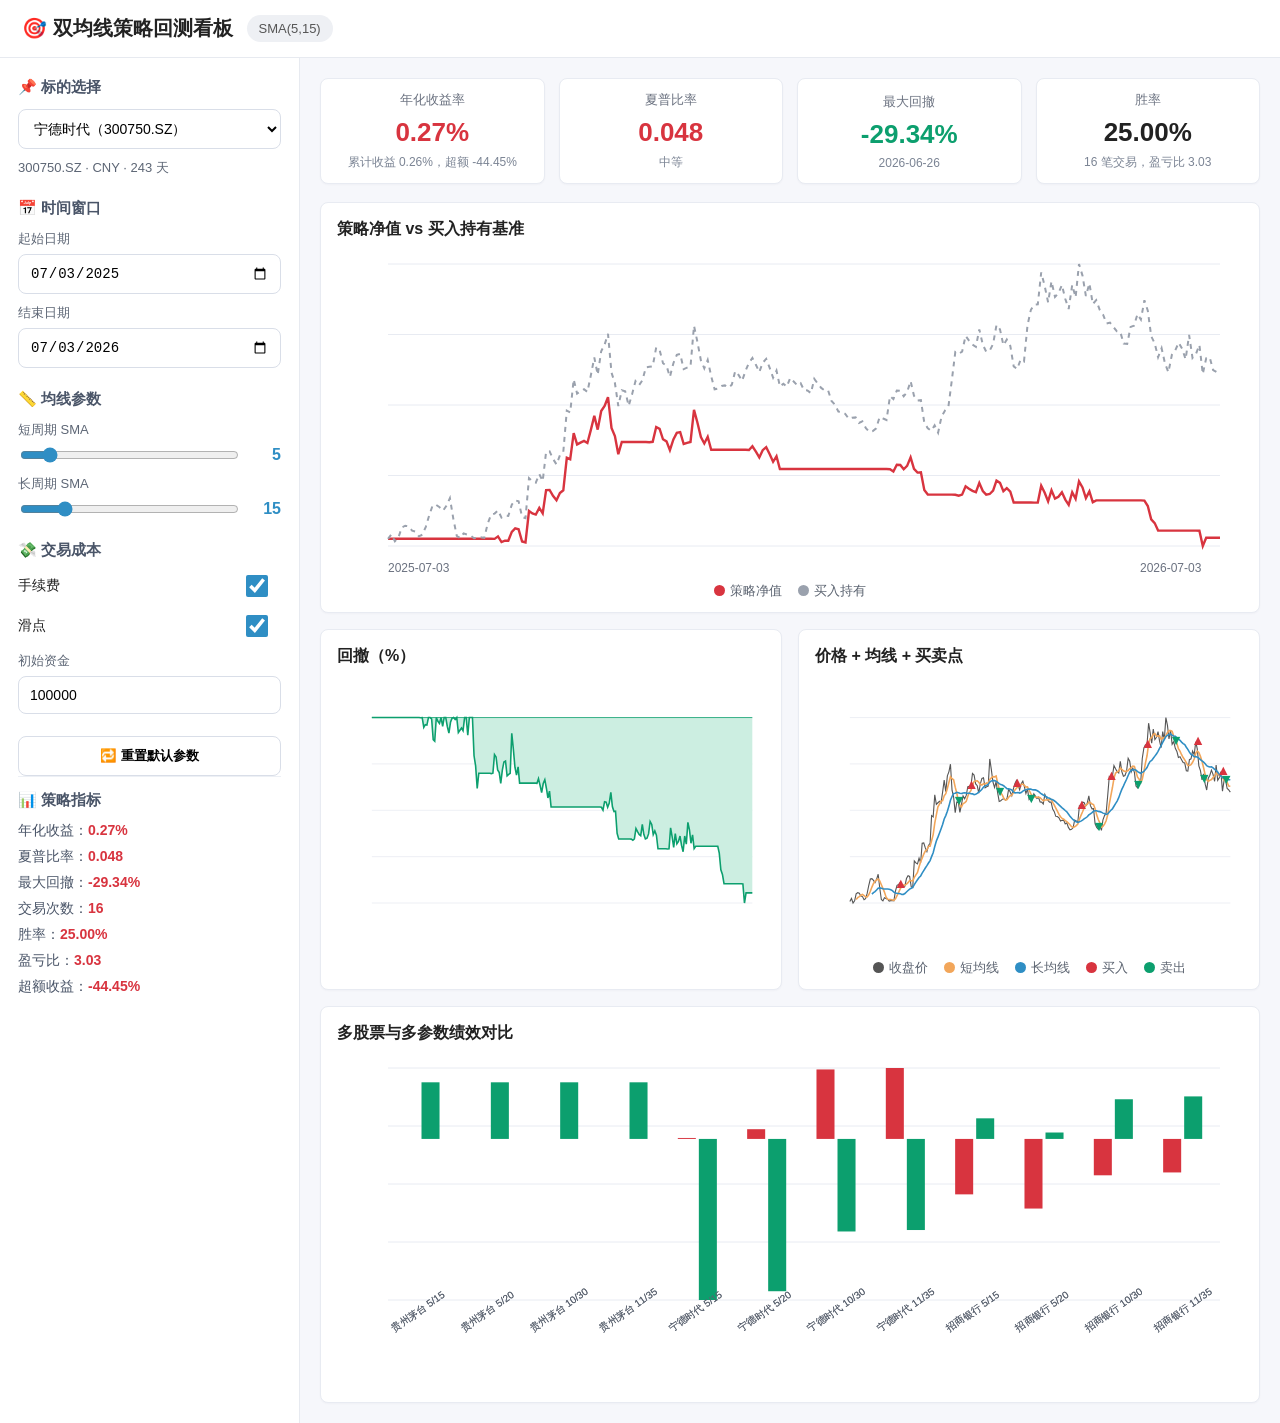
<file: TASK3/ma_cross_dashboard.html>
<!doctype html>
<html lang="zh-CN">
<head>
  <meta charset="utf-8">
  <meta name="viewport" content="width=device-width, initial-scale=1">
  <title>双均线策略回测看板</title>
  <style>
    * { box-sizing: border-box; }
    body {
      margin: 0;
      font-family: -apple-system, BlinkMacSystemFont, "PingFang SC", "Microsoft YaHei", Arial, sans-serif;
      color: #222;
      background: #f6f7fb;
    }
    header {
      height: 58px;
      display: flex;
      align-items: center;
      gap: 14px;
      padding: 0 22px;
      background: #fff;
      border-bottom: 1px solid #e7eaf0;
      position: sticky;
      top: 0;
      z-index: 2;
    }
    header h1 { font-size: 20px; margin: 0; font-weight: 700; }
    header .pill { padding: 6px 12px; background: #eef0f4; border-radius: 999px; font-size: 13px; color: #555; }
    main { display: grid; grid-template-columns: 300px 1fr; min-height: calc(100vh - 58px); }
    aside {
      background: #fff;
      border-right: 1px solid #e7eaf0;
      padding: 20px 18px;
      overflow-y: auto;
    }
    section.content { padding: 20px; }
    .group { margin-bottom: 22px; }
    .group h2 { font-size: 15px; margin: 0 0 12px; color: #4a5568; }
    label { display: block; font-size: 13px; color: #5d6675; margin: 10px 0 6px; }
    select, input[type="date"], input[type="number"] {
      width: 100%;
      border: 1px solid #d9dee8;
      border-radius: 8px;
      padding: 10px 11px;
      font-size: 14px;
      background: #fff;
    }
    input[type="range"] { width: 100%; accent-color: #2f8ec4; }
    .range-row { display: grid; grid-template-columns: 1fr 34px; gap: 10px; align-items: center; }
    .range-value { color: #2f8ec4; font-weight: 700; text-align: right; }
    .switch-row { display: flex; align-items: center; justify-content: space-between; margin: 12px 0; font-size: 14px; }
    .switch-row input { width: 42px; height: 22px; accent-color: #2f8ec4; }
    button {
      width: 100%;
      border: 1px solid #d9dee8;
      background: #fff;
      border-radius: 8px;
      padding: 10px;
      font-weight: 700;
      cursor: pointer;
    }
    .side-metrics { border-top: 1px solid #edf0f5; padding-top: 14px; }
    .side-metrics p { margin: 8px 0; font-size: 14px; color: #4a5568; }
    .side-metrics strong { color: #d8343f; }
    .cards { display: grid; grid-template-columns: repeat(4, minmax(160px, 1fr)); gap: 14px; margin-bottom: 18px; }
    .card, .panel {
      background: #fff;
      border: 1px solid #e8ebf2;
      border-radius: 8px;
      box-shadow: 0 1px 2px rgba(20, 30, 50, 0.03);
    }
    .card { min-height: 96px; display: flex; flex-direction: column; justify-content: center; align-items: center; padding: 12px; }
    .card .label { font-size: 13px; color: #6b7280; }
    .card .value { font-size: 26px; font-weight: 800; margin-top: 8px; }
    .card .note { font-size: 12px; color: #7b8494; margin-top: 6px; text-align: center; }
    .red { color: #d8343f; }
    .green { color: #0c9f6e; }
    .grid { display: grid; grid-template-columns: 1fr 1fr; gap: 16px; }
    .wide { grid-column: 1 / -1; }
    .panel { padding: 16px 16px 12px; min-height: 320px; }
    .panel h3 { margin: 0 0 12px; font-size: 16px; }
    svg { width: 100%; height: 280px; overflow: visible; }
    .wide svg { height: 330px; }
    .legend { display: flex; gap: 16px; justify-content: center; color: #5b6370; font-size: 13px; margin-top: -4px; }
    .legend span::before { content: ""; display: inline-block; width: 11px; height: 11px; border-radius: 50%; margin-right: 5px; vertical-align: -1px; background: var(--c); }
    @media (max-width: 980px) {
      main { grid-template-columns: 1fr; }
      aside { border-right: none; border-bottom: 1px solid #e7eaf0; }
      .cards { grid-template-columns: repeat(2, 1fr); }
      .grid { grid-template-columns: 1fr; }
    }
  </style>
</head>
<body>
  <header>
    <h1>🎯 双均线策略回测看板</h1>
    <span class="pill" id="paramPill">SMA(5,15)</span>
  </header>
  <main>
    <aside>
      <div class="group">
        <h2>📌 标的选择</h2>
        <select id="stockSelect"></select>
        <label id="stockMeta"></label>
      </div>
      <div class="group">
        <h2>📅 时间窗口</h2>
        <label>起始日期</label>
        <input type="date" id="startDate">
        <label>结束日期</label>
        <input type="date" id="endDate">
      </div>
      <div class="group">
        <h2>📏 均线参数</h2>
        <label>短周期 SMA</label>
        <div class="range-row"><input type="range" id="shortRange" min="2" max="30" value="5"><span class="range-value" id="shortValue">5</span></div>
        <label>长周期 SMA</label>
        <div class="range-row"><input type="range" id="longRange" min="5" max="60" value="15"><span class="range-value" id="longValue">15</span></div>
      </div>
      <div class="group">
        <h2>💸 交易成本</h2>
        <div class="switch-row"><span>手续费</span><input type="checkbox" id="commissionToggle" checked></div>
        <div class="switch-row"><span>滑点</span><input type="checkbox" id="slippageToggle" checked></div>
        <label>初始资金</label>
        <input type="number" id="capitalInput" value="100000" min="10000" step="10000">
      </div>
      <button id="resetBtn">🔁 重置默认参数</button>
      <div class="side-metrics group">
        <h2>📊 策略指标</h2>
        <p>年化收益：<strong id="sideAnnual">-</strong></p>
        <p>夏普比率：<strong id="sideSharpe">-</strong></p>
        <p>最大回撤：<strong id="sideMdd">-</strong></p>
        <p>交易次数：<strong id="sideTrades">-</strong></p>
        <p>胜率：<strong id="sideWin">-</strong></p>
        <p>盈亏比：<strong id="sidePl">-</strong></p>
        <p>超额收益：<strong id="sideExcess">-</strong></p>
      </div>
    </aside>
    <section class="content">
      <div class="cards">
        <div class="card"><div class="label">年化收益率</div><div class="value" id="annualCard">-</div><div class="note" id="returnNote">-</div></div>
        <div class="card"><div class="label">夏普比率</div><div class="value" id="sharpeCard">-</div><div class="note" id="sharpeNote">-</div></div>
        <div class="card"><div class="label">最大回撤</div><div class="value green" id="mddCard">-</div><div class="note" id="mddNote">-</div></div>
        <div class="card"><div class="label">胜率</div><div class="value" id="winCard">-</div><div class="note" id="tradeNote">-</div></div>
      </div>
      <div class="grid">
        <div class="panel wide">
          <h3>策略净值 vs 买入持有基准</h3>
          <svg id="navChart"></svg>
          <div class="legend"><span style="--c:#d8343f">策略净值</span><span style="--c:#9aa1ad">买入持有</span></div>
        </div>
        <div class="panel">
          <h3>回撤（%）</h3>
          <svg id="drawdownChart"></svg>
        </div>
        <div class="panel">
          <h3>价格 + 均线 + 买卖点</h3>
          <svg id="priceChart"></svg>
          <div class="legend"><span style="--c:#555">收盘价</span><span style="--c:#f2a65a">短均线</span><span style="--c:#2f8ec4">长均线</span><span style="--c:#d8343f">买入</span><span style="--c:#0c9f6e">卖出</span></div>
        </div>
        <div class="panel wide">
          <h3>多股票与多参数绩效对比</h3>
          <svg id="compareChart"></svg>
        </div>
      </div>
    </section>
  </main>
  <script>
    const DATA = {"stocks": [{"name": "贵州茅台", "code": "600519.SH", "rows": [{"date": "2025-07-03", "open": 1412.0, "high": 1422.69, "low": 1408.0, "close": 1415.6, "vol": 24413.0}, {"date": "2025-07-04", "open": 1415.7, "high": 1431.89, "low": 1410.01, "close": 1422.22, "vol": 28767.0}, {"date": "2025-07-07", "open": 1422.28, "high": 1423.5, "low": 1410.01, "close": 1410.7, "vol": 23855.0}, {"date": "2025-07-08", "open": 1410.71, "high": 1420.0, "low": 1410.7, "close": 1416.11, "vol": 18674.0}, {"date": "2025-07-09", "open": 1415.0, "high": 1429.97, "low": 1414.17, "close": 1418.88, "vol": 27745.0}, {"date": "2025-07-10", "open": 1418.97, "high": 1436.18, "low": 1410.4, "close": 1426.5, "vol": 38725.0}, {"date": "2025-07-11", "open": 1423.16, "high": 1458.0, "low": 1423.16, "close": 1427.0, "vol": 57243.0}, {"date": "2025-07-14", "open": 1430.0, "high": 1434.98, "low": 1421.6, "close": 1423.6, "vol": 27781.0}, {"date": "2025-07-15", "open": 1420.98, "high": 1422.93, "low": 1408.32, "close": 1411.0, "vol": 35406.0}, {"date": "2025-07-16", "open": 1410.01, "high": 1417.49, "low": 1409.95, "close": 1411.03, "vol": 21286.0}, {"date": "2025-07-17", "open": 1413.98, "high": 1423.01, "low": 1412.88, "close": 1416.35, "vol": 23106.0}, {"date": "2025-07-18", "open": 1420.0, "high": 1437.81, "low": 1416.38, "close": 1437.0, "vol": 41823.0}, {"date": "2025-07-21", "open": 1436.99, "high": 1446.8, "low": 1435.0, "close": 1443.0, "vol": 26203.0}, {"date": "2025-07-22", "open": 1444.0, "high": 1466.6, "low": 1440.68, "close": 1464.98, "vol": 42119.0}, {"date": "2025-07-23", "open": 1469.0, "high": 1495.0, "low": 1468.95, "close": 1475.5, "vol": 45045.0}, {"date": "2025-07-24", "open": 1476.0, "high": 1499.0, "low": 1475.0, "close": 1491.5, "vol": 38804.0}, {"date": "2025-07-25", "open": 1491.4, "high": 1491.4, "low": 1453.0, "close": 1455.0, "vol": 41911.0}, {"date": "2025-07-28", "open": 1453.0, "high": 1454.99, "low": 1436.3, "close": 1438.66, "vol": 38586.0}, {"date": "2025-07-29", "open": 1439.6, "high": 1448.79, "low": 1435.01, "close": 1439.0, "vol": 26304.0}, {"date": "2025-07-30", "open": 1444.0, "high": 1457.16, "low": 1437.0, "close": 1449.44, "vol": 31868.0}, {"date": "2025-07-31", "open": 1443.0, "high": 1444.87, "low": 1418.0, "close": 1421.67, "vol": 51798.0}, {"date": "2025-08-01", "open": 1421.87, "high": 1425.96, "low": 1414.0, "close": 1417.0, "vol": 29636.0}, {"date": "2025-08-04", "open": 1415.0, "high": 1419.8, "low": 1414.0, "close": 1419.0, "vol": 18688.0}, {"date": "2025-08-05", "open": 1421.0, "high": 1429.94, "low": 1417.11, "close": 1427.74, "vol": 25342.0}, {"date": "2025-08-06", "open": 1429.0, "high": 1429.0, "low": 1419.3, "close": 1423.88, "vol": 23699.0}, {"date": "2025-08-07", "open": 1423.88, "high": 1427.7, "low": 1420.06, "close": 1422.35, "vol": 28001.0}, {"date": "2025-08-08", "open": 1423.05, "high": 1426.5, "low": 1418.0, "close": 1420.97, "vol": 18655.0}, {"date": "2025-08-11", "open": 1423.5, "high": 1451.99, "low": 1423.0, "close": 1445.0, "vol": 47159.0}, {"date": "2025-08-12", "open": 1449.0, "high": 1465.07, "low": 1436.0, "close": 1437.04, "vol": 42019.0}, {"date": "2025-08-13", "open": 1425.0, "high": 1433.68, "low": 1420.0, "close": 1420.05, "vol": 65528.0}, {"date": "2025-08-14", "open": 1420.94, "high": 1447.51, "low": 1420.94, "close": 1426.99, "vol": 48129.0}, {"date": "2025-08-15", "open": 1426.01, "high": 1428.66, "low": 1420.22, "close": 1422.08, "vol": 47582.0}, {"date": "2025-08-18", "open": 1426.99, "high": 1436.64, "low": 1423.1, "close": 1428.5, "vol": 47378.0}, {"date": "2025-08-19", "open": 1433.5, "high": 1446.66, "low": 1432.0, "close": 1438.0, "vol": 46372.0}, {"date": "2025-08-20", "open": 1438.0, "high": 1452.8, "low": 1430.02, "close": 1450.0, "vol": 45805.0}, {"date": "2025-08-21", "open": 1453.45, "high": 1454.99, "low": 1443.65, "close": 1448.25, "vol": 30891.0}, {"date": "2025-08-22", "open": 1448.88, "high": 1464.0, "low": 1444.77, "close": 1463.95, "vol": 44971.0}, {"date": "2025-08-25", "open": 1470.01, "high": 1496.0, "low": 1466.0, "close": 1490.33, "vol": 65325.0}, {"date": "2025-08-26", "open": 1490.32, "high": 1494.23, "low": 1480.01, "close": 1481.61, "vol": 39602.0}, {"date": "2025-08-27", "open": 1481.88, "high": 1484.93, "low": 1448.0, "close": 1448.0, "vol": 56006.0}, {"date": "2025-08-28", "open": 1447.97, "high": 1456.1, "low": 1438.77, "close": 1446.1, "vol": 39282.0}, {"date": "2025-08-29", "open": 1453.0, "high": 1482.58, "low": 1452.0, "close": 1480.0, "vol": 62256.0}, {"date": "2025-09-01", "open": 1482.2, "high": 1488.0, "low": 1465.7, "close": 1476.1, "vol": 45123.0}, {"date": "2025-09-02", "open": 1478.66, "high": 1509.0, "low": 1478.0, "close": 1491.3, "vol": 56688.0}, {"date": "2025-09-03", "open": 1491.0, "high": 1503.5, "low": 1466.0, "close": 1480.55, "vol": 45045.0}, {"date": "2025-09-04", "open": 1472.0, "high": 1479.3, "low": 1460.47, "close": 1472.66, "vol": 47747.0}, {"date": "2025-09-05", "open": 1471.0, "high": 1486.97, "low": 1464.0, "close": 1483.0, "vol": 37388.0}, {"date": "2025-09-08", "open": 1483.0, "high": 1506.44, "low": 1477.5, "close": 1501.23, "vol": 51383.0}, {"date": "2025-09-09", "open": 1505.0, "high": 1509.95, "low": 1493.42, "close": 1505.0, "vol": 35743.0}, {"date": "2025-09-10", "open": 1506.66, "high": 1529.95, "low": 1496.0, "close": 1522.01, "vol": 49663.0}, {"date": "2025-09-11", "open": 1522.01, "high": 1526.02, "low": 1508.5, "close": 1523.5, "vol": 37239.0}, {"date": "2025-09-12", "open": 1526.0, "high": 1538.02, "low": 1510.53, "close": 1516.0, "vol": 33722.0}, {"date": "2025-09-15", "open": 1515.87, "high": 1517.48, "low": 1501.5, "close": 1515.1, "vol": 25827.0}, {"date": "2025-09-16", "open": 1515.1, "high": 1520.99, "low": 1496.21, "close": 1499.98, "vol": 32718.0}, {"date": "2025-09-17", "open": 1499.99, "high": 1510.28, "low": 1490.01, "close": 1493.0, "vol": 30331.0}, {"date": "2025-09-18", "open": 1492.0, "high": 1497.8, "low": 1463.5, "close": 1467.96, "vol": 49721.0}, {"date": "2025-09-19", "open": 1467.99, "high": 1475.5, "low": 1457.01, "close": 1467.97, "vol": 32637.0}, {"date": "2025-09-22", "open": 1465.09, "high": 1467.97, "low": 1450.01, "close": 1453.35, "vol": 34947.0}, {"date": "2025-09-23", "open": 1450.5, "high": 1457.5, "low": 1440.0, "close": 1447.42, "vol": 38663.0}, {"date": "2025-09-24", "open": 1434.07, "high": 1456.78, "low": 1434.07, "close": 1442.0, "vol": 30744.0}, {"date": "2025-09-25", "open": 1442.83, "high": 1445.21, "low": 1436.0, "close": 1439.0, "vol": 33870.0}, {"date": "2025-09-26", "open": 1441.18, "high": 1447.11, "low": 1428.01, "close": 1435.0, "vol": 45121.0}, {"date": "2025-09-29", "open": 1439.38, "high": 1469.99, "low": 1435.0, "close": 1460.86, "vol": 53684.0}, {"date": "2025-09-30", "open": 1460.0, "high": 1460.76, "low": 1440.0, "close": 1443.99, "vol": 39364.0}, {"date": "2025-10-09", "open": 1436.0, "high": 1439.38, "low": 1420.0, "close": 1436.78, "vol": 54918.0}, {"date": "2025-10-10", "open": 1437.6, "high": 1439.94, "low": 1427.5, "close": 1430.0, "vol": 36001.0}, {"date": "2025-10-13", "open": 1415.7, "high": 1422.85, "low": 1415.12, "close": 1419.2, "vol": 46069.0}, {"date": "2025-10-14", "open": 1429.99, "high": 1464.0, "low": 1429.99, "close": 1451.02, "vol": 66672.0}, {"date": "2025-10-15", "open": 1450.98, "high": 1463.0, "low": 1445.08, "close": 1462.0, "vol": 42785.0}, {"date": "2025-10-16", "open": 1461.92, "high": 1484.95, "low": 1458.88, "close": 1484.91, "vol": 45730.0}, {"date": "2025-10-17", "open": 1483.1, "high": 1488.0, "low": 1454.03, "close": 1455.0, "vol": 38086.0}, {"date": "2025-10-20", "open": 1455.0, "high": 1469.5, "low": 1454.88, "close": 1457.93, "vol": 25950.0}, {"date": "2025-10-21", "open": 1459.0, "high": 1469.94, "low": 1455.5, "close": 1462.26, "vol": 25443.0}, {"date": "2025-10-22", "open": 1462.08, "high": 1465.73, "low": 1456.0, "close": 1458.7, "vol": 18195.0}, {"date": "2025-10-23", "open": 1455.0, "high": 1468.8, "low": 1447.2, "close": 1467.98, "vol": 29322.0}, {"date": "2025-10-24", "open": 1467.95, "high": 1478.88, "low": 1449.34, "close": 1450.0, "vol": 38226.0}, {"date": "2025-10-27", "open": 1440.0, "high": 1452.49, "low": 1435.99, "close": 1440.41, "vol": 37102.0}, {"date": "2025-10-28", "open": 1442.0, "high": 1451.2, "low": 1441.1, "close": 1445.0, "vol": 27124.0}, {"date": "2025-10-29", "open": 1440.02, "high": 1446.55, "low": 1430.04, "close": 1431.9, "vol": 33937.0}, {"date": "2025-10-30", "open": 1421.81, "high": 1436.63, "low": 1421.81, "close": 1426.74, "vol": 47456.0}, {"date": "2025-10-31", "open": 1422.0, "high": 1435.98, "low": 1420.11, "close": 1430.01, "vol": 35694.0}, {"date": "2025-11-03", "open": 1431.0, "high": 1448.0, "low": 1420.1, "close": 1435.0, "vol": 34548.0}, {"date": "2025-11-04", "open": 1435.1, "high": 1435.78, "low": 1423.78, "close": 1429.0, "vol": 26566.0}, {"date": "2025-11-05", "open": 1425.89, "high": 1430.99, "low": 1420.01, "close": 1420.08, "vol": 34475.0}, {"date": "2025-11-06", "open": 1430.0, "high": 1441.45, "low": 1429.99, "close": 1435.13, "vol": 38348.0}, {"date": "2025-11-07", "open": 1435.11, "high": 1439.78, "low": 1431.11, "close": 1433.33, "vol": 18861.0}, {"date": "2025-11-10", "open": 1435.0, "high": 1463.69, "low": 1434.98, "close": 1462.3, "vol": 49452.0}, {"date": "2025-11-11", "open": 1462.0, "high": 1462.18, "low": 1447.0, "close": 1458.99, "vol": 26692.0}, {"date": "2025-11-12", "open": 1459.98, "high": 1478.36, "low": 1459.21, "close": 1465.15, "vol": 32992.0}, {"date": "2025-11-13", "open": 1462.12, "high": 1473.58, "low": 1458.0, "close": 1470.38, "vol": 31179.0}, {"date": "2025-11-14", "open": 1470.0, "high": 1478.95, "low": 1456.3, "close": 1456.6, "vol": 27473.0}, {"date": "2025-11-17", "open": 1454.0, "high": 1473.0, "low": 1445.79, "close": 1471.0, "vol": 34462.0}, {"date": "2025-11-18", "open": 1470.7, "high": 1486.07, "low": 1469.0, "close": 1476.0, "vol": 34205.0}, {"date": "2025-11-19", "open": 1474.0, "high": 1479.53, "low": 1469.96, "close": 1471.01, "vol": 22045.0}, {"date": "2025-11-20", "open": 1472.0, "high": 1479.9, "low": 1465.03, "close": 1467.11, "vol": 24002.0}, {"date": "2025-11-21", "open": 1470.5, "high": 1480.0, "low": 1456.0, "close": 1466.6, "vol": 42607.0}, {"date": "2025-11-24", "open": 1467.0, "high": 1471.0, "low": 1451.13, "close": 1452.0, "vol": 33607.0}, {"date": "2025-11-25", "open": 1458.0, "high": 1458.0, "low": 1444.5, "close": 1444.65, "vol": 28441.0}, {"date": "2025-11-26", "open": 1448.88, "high": 1453.49, "low": 1443.58, "close": 1449.15, "vol": 20306.0}, {"date": "2025-11-27", "open": 1449.5, "high": 1450.0, "low": 1439.04, "close": 1447.3, "vol": 22287.0}, {"date": "2025-11-28", "open": 1446.5, "high": 1455.5, "low": 1443.0, "close": 1450.5, "vol": 23211.0}, {"date": "2025-12-01", "open": 1451.0, "high": 1462.27, "low": 1442.0, "close": 1448.0, "vol": 27333.0}, {"date": "2025-12-02", "open": 1448.0, "high": 1451.92, "low": 1435.02, "close": 1436.03, "vol": 25047.0}, {"date": "2025-12-03", "open": 1435.81, "high": 1435.97, "low": 1428.0, "close": 1429.1, "vol": 23573.0}, {"date": "2025-12-04", "open": 1429.1, "high": 1432.5, "low": 1418.38, "close": 1423.98, "vol": 29075.0}, {"date": "2025-12-05", "open": 1423.98, "high": 1433.09, "low": 1419.5, "close": 1430.01, "vol": 25402.0}, {"date": "2025-12-08", "open": 1429.2, "high": 1436.67, "low": 1418.0, "close": 1418.22, "vol": 33603.0}, {"date": "2025-12-09", "open": 1418.23, "high": 1421.0, "low": 1400.05, "close": 1401.01, "vol": 42634.0}, {"date": "2025-12-10", "open": 1400.0, "high": 1402.8, "low": 1383.18, "close": 1402.8, "vol": 33133.0}, {"date": "2025-12-11", "open": 1406.66, "high": 1411.99, "low": 1401.55, "close": 1411.99, "vol": 22385.0}, {"date": "2025-12-12", "open": 1418.0, "high": 1425.0, "low": 1413.57, "close": 1420.65, "vol": 37159.0}, {"date": "2025-12-15", "open": 1439.59, "high": 1439.99, "low": 1425.57, "close": 1426.0, "vol": 33359.0}, {"date": "2025-12-16", "open": 1426.2, "high": 1428.78, "low": 1415.0, "close": 1422.0, "vol": 23964.0}, {"date": "2025-12-17", "open": 1425.0, "high": 1439.94, "low": 1417.68, "close": 1433.1, "vol": 31382.0}, {"date": "2025-12-18", "open": 1433.5, "high": 1438.88, "low": 1426.11, "close": 1431.0, "vol": 17830.0}, {"date": "2025-12-19", "open": 1410.0, "high": 1412.45, "low": 1401.01, "close": 1410.0, "vol": 26509.0}, {"date": "2025-12-22", "open": 1410.0, "high": 1414.14, "low": 1406.58, "close": 1408.26, "vol": 20426.0}, {"date": "2025-12-23", "open": 1408.26, "high": 1412.93, "low": 1397.19, "close": 1407.86, "vol": 24507.0}, {"date": "2025-12-24", "open": 1404.99, "high": 1406.36, "low": 1400.0, "close": 1400.9, "vol": 25187.0}, {"date": "2025-12-25", "open": 1405.0, "high": 1419.48, "low": 1401.38, "close": 1414.17, "vol": 23386.0}, {"date": "2025-12-26", "open": 1414.17, "high": 1419.14, "low": 1410.0, "close": 1414.13, "vol": 17803.0}, {"date": "2025-12-29", "open": 1414.13, "high": 1414.13, "low": 1401.0, "close": 1402.0, "vol": 26308.0}, {"date": "2025-12-30", "open": 1401.0, "high": 1401.9, "low": 1386.0, "close": 1389.72, "vol": 33792.0}, {"date": "2025-12-31", "open": 1390.0, "high": 1394.0, "low": 1377.17, "close": 1377.18, "vol": 34766.0}, {"date": "2026-01-05", "open": 1385.0, "high": 1431.88, "low": 1385.0, "close": 1426.0, "vol": 70949.0}, {"date": "2026-01-06", "open": 1432.55, "high": 1436.97, "low": 1416.53, "close": 1428.01, "vol": 39586.0}, {"date": "2026-01-07", "open": 1432.88, "high": 1435.0, "low": 1420.2, "close": 1423.36, "vol": 29684.0}, {"date": "2026-01-08", "open": 1423.33, "high": 1423.36, "low": 1408.14, "close": 1412.3, "vol": 29135.0}, {"date": "2026-01-09", "open": 1417.0, "high": 1428.6, "low": 1416.01, "close": 1419.1, "vol": 29848.0}, {"date": "2026-01-12", "open": 1419.1, "high": 1431.0, "low": 1417.1, "close": 1423.23, "vol": 36083.0}, {"date": "2026-01-13", "open": 1426.79, "high": 1429.52, "low": 1408.99, "close": 1411.0, "vol": 39169.0}, {"date": "2026-01-14", "open": 1411.0, "high": 1422.25, "low": 1396.18, "close": 1398.01, "vol": 51758.0}, {"date": "2026-01-15", "open": 1396.02, "high": 1402.83, "low": 1388.58, "close": 1388.89, "vol": 40907.0}, {"date": "2026-01-16", "open": 1395.0, "high": 1397.5, "low": 1380.0, "close": 1382.0, "vol": 55121.0}, {"date": "2026-01-19", "open": 1381.9, "high": 1387.49, "low": 1375.0, "close": 1376.0, "vol": 42286.0}, {"date": "2026-01-20", "open": 1379.5, "high": 1381.58, "low": 1372.05, "close": 1373.55, "vol": 36484.0}, {"date": "2026-01-21", "open": 1373.56, "high": 1374.4, "low": 1350.0, "close": 1351.06, "vol": 64516.0}, {"date": "2026-01-22", "open": 1352.01, "high": 1361.76, "low": 1337.48, "close": 1340.06, "vol": 59011.0}, {"date": "2026-01-23", "open": 1340.1, "high": 1348.0, "low": 1332.47, "close": 1337.0, "vol": 61949.0}, {"date": "2026-01-26", "open": 1340.51, "high": 1355.0, "low": 1325.12, "close": 1342.0, "vol": 80166.0}, {"date": "2026-01-27", "open": 1344.98, "high": 1353.7, "low": 1338.0, "close": 1343.01, "vol": 48416.0}, {"date": "2026-01-28", "open": 1343.04, "high": 1346.71, "low": 1322.01, "close": 1323.69, "vol": 76218.0}, {"date": "2026-01-29", "open": 1335.0, "high": 1445.0, "low": 1329.06, "close": 1437.72, "vol": 189534.0}, {"date": "2026-01-30", "open": 1435.0, "high": 1435.0, "low": 1401.0, "close": 1401.0, "vol": 94480.0}, {"date": "2026-02-02", "open": 1425.0, "high": 1458.58, "low": 1411.62, "close": 1427.0, "vol": 85724.0}, {"date": "2026-02-03", "open": 1445.0, "high": 1476.81, "low": 1443.03, "close": 1474.92, "vol": 86321.0}, {"date": "2026-02-04", "open": 1485.0, "high": 1533.27, "low": 1474.0, "close": 1525.0, "vol": 109123.0}, {"date": "2026-02-05", "open": 1520.0, "high": 1565.0, "low": 1515.0, "close": 1555.0, "vol": 91623.0}, {"date": "2026-02-06", "open": 1555.0, "high": 1568.0, "low": 1505.88, "close": 1515.01, "vol": 78965.0}, {"date": "2026-02-09", "open": 1518.0, "high": 1542.88, "low": 1513.49, "close": 1524.96, "vol": 51168.0}, {"date": "2026-02-10", "open": 1524.97, "high": 1524.97, "low": 1496.5, "close": 1504.8, "vol": 39576.0}, {"date": "2026-02-11", "open": 1504.8, "high": 1514.0, "low": 1496.0, "close": 1504.33, "vol": 30928.0}, {"date": "2026-02-12", "open": 1500.2, "high": 1502.82, "low": 1473.36, "close": 1486.6, "vol": 46246.0}, {"date": "2026-02-13", "open": 1486.6, "high": 1507.8, "low": 1470.58, "close": 1485.3, "vol": 41679.0}, {"date": "2026-02-24", "open": 1521.0, "high": 1524.4, "low": 1463.6, "close": 1466.8, "vol": 41913.0}, {"date": "2026-02-25", "open": 1470.0, "high": 1509.66, "low": 1467.88, "close": 1491.66, "vol": 36881.0}, {"date": "2026-02-26", "open": 1486.6, "high": 1489.49, "low": 1464.67, "close": 1466.21, "vol": 32958.0}, {"date": "2026-02-27", "open": 1466.99, "high": 1476.21, "low": 1455.02, "close": 1455.02, "vol": 32160.0}, {"date": "2026-03-02", "open": 1450.0, "high": 1457.0, "low": 1436.66, "close": 1440.11, "vol": 35454.0}, {"date": "2026-03-03", "open": 1440.1, "high": 1452.87, "low": 1422.13, "close": 1426.19, "vol": 45891.0}, {"date": "2026-03-04", "open": 1415.0, "high": 1423.0, "low": 1392.09, "close": 1401.18, "vol": 48014.0}, {"date": "2026-03-05", "open": 1406.0, "high": 1412.96, "low": 1395.0, "close": 1399.04, "vol": 30505.0}, {"date": "2026-03-06", "open": 1395.0, "high": 1407.5, "low": 1388.0, "close": 1402.0, "vol": 29154.0}, {"date": "2026-03-09", "open": 1390.0, "high": 1404.9, "low": 1383.2, "close": 1397.0, "vol": 37442.0}, {"date": "2026-03-10", "open": 1404.9, "high": 1409.49, "low": 1398.0, "close": 1401.88, "vol": 24626.0}, {"date": "2026-03-11", "open": 1402.99, "high": 1405.99, "low": 1398.02, "close": 1400.0, "vol": 24457.0}, {"date": "2026-03-12", "open": 1395.0, "high": 1403.95, "low": 1391.01, "close": 1392.0, "vol": 27586.0}, {"date": "2026-03-13", "open": 1392.48, "high": 1417.62, "low": 1392.0, "close": 1413.64, "vol": 33608.0}, {"date": "2026-03-16", "open": 1420.0, "high": 1466.0, "low": 1420.0, "close": 1460.18, "vol": 60086.0}, {"date": "2026-03-17", "open": 1468.0, "high": 1498.07, "low": 1461.19, "close": 1485.0, "vol": 49454.0}, {"date": "2026-03-18", "open": 1489.0, "high": 1496.5, "low": 1463.15, "close": 1468.8, "vol": 35551.0}, {"date": "2026-03-19", "open": 1472.96, "high": 1473.0, "low": 1446.0, "close": 1452.87, "vol": 30319.0}, {"date": "2026-03-20", "open": 1452.96, "high": 1462.5, "low": 1439.0, "close": 1445.0, "vol": 26132.0}, {"date": "2026-03-23", "open": 1433.33, "high": 1435.0, "low": 1400.03, "close": 1408.07, "vol": 47256.0}, {"date": "2026-03-24", "open": 1416.0, "high": 1417.59, "low": 1400.18, "close": 1407.33, "vol": 28562.0}, {"date": "2026-03-25", "open": 1410.11, "high": 1417.87, "low": 1401.01, "close": 1410.27, "vol": 26093.0}, {"date": "2026-03-26", "open": 1409.0, "high": 1413.9, "low": 1400.3, "close": 1401.18, "vol": 23093.0}, {"date": "2026-03-27", "open": 1400.0, "high": 1426.0, "low": 1396.66, "close": 1416.02, "vol": 30087.0}, {"date": "2026-03-30", "open": 1407.0, "high": 1431.0, "low": 1402.52, "close": 1420.0, "vol": 28685.0}, {"date": "2026-03-31", "open": 1468.0, "high": 1479.93, "low": 1448.41, "close": 1450.0, "vol": 61691.0}, {"date": "2026-04-01", "open": 1464.49, "high": 1469.99, "low": 1452.88, "close": 1459.44, "vol": 29125.0}, {"date": "2026-04-02", "open": 1459.44, "high": 1464.88, "low": 1452.1, "close": 1459.88, "vol": 21064.0}, {"date": "2026-04-03", "open": 1459.54, "high": 1469.96, "low": 1455.0, "close": 1460.0, "vol": 20194.0}, {"date": "2026-04-07", "open": 1460.05, "high": 1470.0, "low": 1435.05, "close": 1440.02, "vol": 24152.0}, {"date": "2026-04-08", "open": 1460.0, "high": 1469.08, "low": 1452.13, "close": 1465.02, "vol": 33836.0}, {"date": "2026-04-09", "open": 1465.02, "high": 1465.02, "low": 1447.5, "close": 1460.49, "vol": 20705.0}, {"date": "2026-04-10", "open": 1459.14, "high": 1459.71, "low": 1441.1, "close": 1453.96, "vol": 28866.0}, {"date": "2026-04-13", "open": 1444.0, "high": 1446.5, "low": 1433.0, "close": 1443.31, "vol": 25214.0}, {"date": "2026-04-14", "open": 1442.6, "high": 1448.6, "low": 1435.0, "close": 1446.9, "vol": 24233.0}, {"date": "2026-04-15", "open": 1444.98, "high": 1470.79, "low": 1442.0, "close": 1467.5, "vol": 34553.0}, {"date": "2026-04-16", "open": 1467.45, "high": 1477.41, "low": 1460.0, "close": 1462.84, "vol": 24513.0}, {"date": "2026-04-17", "open": 1400.0, "high": 1421.0, "low": 1399.87, "close": 1407.24, "vol": 96825.0}, {"date": "2026-04-20", "open": 1403.0, "high": 1413.94, "low": 1400.0, "close": 1410.89, "vol": 36451.0}, {"date": "2026-04-21", "open": 1411.0, "high": 1419.9, "low": 1410.0, "close": 1412.01, "vol": 21754.0}, {"date": "2026-04-22", "open": 1415.0, "high": 1419.0, "low": 1404.98, "close": 1409.5, "vol": 26916.0}, {"date": "2026-04-23", "open": 1408.0, "high": 1419.7, "low": 1405.1, "close": 1419.0, "vol": 37701.0}, {"date": "2026-04-24", "open": 1413.1, "high": 1458.88, "low": 1413.1, "close": 1458.49, "vol": 55455.0}, {"date": "2026-04-27", "open": 1420.0, "high": 1420.0, "low": 1402.2, "close": 1403.2, "vol": 72798.0}, {"date": "2026-04-28", "open": 1402.0, "high": 1409.39, "low": 1400.11, "close": 1405.0, "vol": 34004.0}, {"date": "2026-04-29", "open": 1405.0, "high": 1409.75, "low": 1400.28, "close": 1401.17, "vol": 34813.0}, {"date": "2026-04-30", "open": 1400.0, "high": 1401.17, "low": 1380.0, "close": 1384.79, "vol": 52753.0}, {"date": "2026-05-06", "open": 1365.1, "high": 1379.0, "low": 1360.05, "close": 1375.0, "vol": 47806.0}, {"date": "2026-05-07", "open": 1375.0, "high": 1388.0, "low": 1370.01, "close": 1371.05, "vol": 40461.0}, {"date": "2026-05-08", "open": 1371.66, "high": 1382.77, "low": 1370.0, "close": 1372.99, "vol": 33369.0}, {"date": "2026-05-11", "open": 1372.89, "high": 1372.89, "low": 1361.0, "close": 1361.33, "vol": 57135.0}, {"date": "2026-05-12", "open": 1362.0, "high": 1363.58, "low": 1350.5, "close": 1354.55, "vol": 50837.0}, {"date": "2026-05-13", "open": 1354.5, "high": 1358.6, "low": 1338.0, "close": 1344.09, "vol": 56968.0}, {"date": "2026-05-14", "open": 1338.0, "high": 1369.06, "low": 1335.18, "close": 1342.17, "vol": 55244.0}, {"date": "2026-05-15", "open": 1335.15, "high": 1339.28, "low": 1327.11, "close": 1332.95, "vol": 58184.0}, {"date": "2026-05-18", "open": 1336.0, "high": 1342.68, "low": 1319.61, "close": 1323.0, "vol": 49661.0}, {"date": "2026-05-19", "open": 1321.9, "high": 1329.99, "low": 1318.0, "close": 1324.3, "vol": 43255.0}, {"date": "2026-05-20", "open": 1321.0, "high": 1332.99, "low": 1314.0, "close": 1315.0, "vol": 47487.0}, {"date": "2026-05-21", "open": 1312.98, "high": 1323.52, "low": 1311.0, "close": 1311.0, "vol": 38868.0}, {"date": "2026-05-22", "open": 1310.95, "high": 1311.91, "low": 1290.12, "close": 1290.2, "vol": 49157.0}, {"date": "2026-05-25", "open": 1287.0, "high": 1304.79, "low": 1277.0, "close": 1285.88, "vol": 46353.0}, {"date": "2026-05-26", "open": 1285.35, "high": 1289.89, "low": 1270.01, "close": 1273.38, "vol": 45932.0}, {"date": "2026-05-27", "open": 1268.02, "high": 1319.0, "low": 1250.1, "close": 1303.0, "vol": 82728.0}, {"date": "2026-05-28", "open": 1290.0, "high": 1304.0, "low": 1271.0, "close": 1275.98, "vol": 45890.0}, {"date": "2026-05-29", "open": 1270.6, "high": 1329.0, "low": 1270.0, "close": 1326.0, "vol": 76478.0}, {"date": "2026-06-01", "open": 1327.0, "high": 1327.0, "low": 1301.31, "close": 1309.6, "vol": 43845.0}, {"date": "2026-06-02", "open": 1306.0, "high": 1326.36, "low": 1301.0, "close": 1307.22, "vol": 36362.0}, {"date": "2026-06-03", "open": 1304.0, "high": 1304.0, "low": 1276.0, "close": 1281.91, "vol": 52477.0}, {"date": "2026-06-04", "open": 1278.99, "high": 1288.99, "low": 1266.69, "close": 1268.0, "vol": 33506.0}, {"date": "2026-06-05", "open": 1278.0, "high": 1283.0, "low": 1267.74, "close": 1272.86, "vol": 31304.0}, {"date": "2026-06-08", "open": 1272.0, "high": 1278.0, "low": 1260.0, "close": 1262.98, "vol": 30828.0}, {"date": "2026-06-09", "open": 1262.99, "high": 1263.0, "low": 1252.55, "close": 1256.0, "vol": 27860.0}, {"date": "2026-06-10", "open": 1252.08, "high": 1282.0, "low": 1250.21, "close": 1275.88, "vol": 39244.0}, {"date": "2026-06-11", "open": 1272.12, "high": 1282.88, "low": 1266.91, "close": 1279.0, "vol": 25352.0}, {"date": "2026-06-12", "open": 1271.18, "high": 1295.0, "low": 1265.01, "close": 1291.91, "vol": 50495.0}, {"date": "2026-06-15", "open": 1292.7, "high": 1292.7, "low": 1270.1, "close": 1271.1, "vol": 41586.0}, {"date": "2026-06-16", "open": 1267.01, "high": 1267.88, "low": 1255.0, "close": 1255.67, "vol": 34970.0}, {"date": "2026-06-17", "open": 1258.0, "high": 1259.77, "low": 1238.56, "close": 1240.0, "vol": 44803.0}, {"date": "2026-06-18", "open": 1235.0, "high": 1238.87, "low": 1211.22, "close": 1215.0, "vol": 57472.0}, {"date": "2026-06-22", "open": 1214.31, "high": 1252.8, "low": 1205.0, "close": 1241.41, "vol": 58251.0}, {"date": "2026-06-23", "open": 1239.0, "high": 1264.0, "low": 1217.0, "close": 1222.45, "vol": 58004.0}, {"date": "2026-06-24", "open": 1222.65, "high": 1241.87, "low": 1207.51, "close": 1207.68, "vol": 45335.0}, {"date": "2026-06-25", "open": 1207.0, "high": 1227.0, "low": 1200.0, "close": 1212.1, "vol": 48446.0}, {"date": "2026-06-26", "open": 1199.0, "high": 1199.0, "low": 1168.1, "close": 1168.63, "vol": 50066.0}, {"date": "2026-06-29", "open": 1169.0, "high": 1215.0, "low": 1151.01, "close": 1194.96, "vol": 66878.0}, {"date": "2026-06-30", "open": 1187.0, "high": 1195.67, "low": 1176.0, "close": 1185.49, "vol": 39608.0}, {"date": "2026-07-01", "open": 1180.1, "high": 1196.8, "low": 1166.33, "close": 1193.01, "vol": 42474.0}, {"date": "2026-07-02", "open": 1193.01, "high": 1215.52, "low": 1190.51, "close": 1203.0, "vol": 50870.0}, {"date": "2026-07-03", "open": 1205.24, "high": 1210.14, "low": 1185.0, "close": 1194.45, "vol": 34268.0}]}, {"name": "宁德时代", "code": "300750.SZ", "rows": [{"date": "2025-07-03", "open": 251.47, "high": 263.21, "low": 250.59, "close": 262.59, "vol": 338037.0}, {"date": "2025-07-04", "open": 265.01, "high": 269.98, "low": 260.98, "close": 265.8, "vol": 272060.0}, {"date": "2025-07-07", "open": 265.8, "high": 268.88, "low": 258.88, "close": 260.89, "vol": 174665.0}, {"date": "2025-07-08", "open": 260.7, "high": 265.9, "low": 259.82, "close": 263.31, "vol": 155923.0}, {"date": "2025-07-09", "open": 262.2, "high": 274.46, "low": 262.1, "close": 270.8, "vol": 293884.0}, {"date": "2025-07-10", "open": 274.99, "high": 274.99, "low": 268.5, "close": 272.0, "vol": 242393.0}, {"date": "2025-07-11", "open": 271.5, "high": 274.0, "low": 270.1, "close": 271.5, "vol": 213282.0}, {"date": "2025-07-14", "open": 271.0, "high": 271.32, "low": 266.1, "close": 268.5, "vol": 149789.0}, {"date": "2025-07-15", "open": 268.5, "high": 272.5, "low": 266.0, "close": 267.75, "vol": 169526.0}, {"date": "2025-07-16", "open": 268.5, "high": 268.7, "low": 263.04, "close": 264.4, "vol": 156265.0}, {"date": "2025-07-17", "open": 265.37, "high": 267.75, "low": 264.36, "close": 265.5, "vol": 145110.0}, {"date": "2025-07-18", "open": 268.7, "high": 272.45, "low": 265.8, "close": 271.2, "vol": 221866.0}, {"date": "2025-07-21", "open": 277.0, "high": 282.0, "low": 273.55, "close": 279.66, "vol": 324863.0}, {"date": "2025-07-22", "open": 280.0, "high": 290.0, "low": 279.18, "close": 286.66, "vol": 333090.0}, {"date": "2025-07-23", "open": 288.16, "high": 290.75, "low": 286.59, "close": 287.02, "vol": 200190.0}, {"date": "2025-07-24", "open": 289.0, "high": 289.2, "low": 282.91, "close": 285.2, "vol": 223891.0}, {"date": "2025-07-25", "open": 285.2, "high": 285.2, "low": 281.75, "close": 282.8, "vol": 134326.0}, {"date": "2025-07-28", "open": 283.02, "high": 289.09, "low": 281.3, "close": 286.3, "vol": 238973.0}, {"date": "2025-07-29", "open": 286.7, "high": 292.0, "low": 286.68, "close": 291.82, "vol": 233946.0}, {"date": "2025-07-30", "open": 292.2, "high": 292.2, "low": 276.36, "close": 277.09, "vol": 415943.0}, {"date": "2025-07-31", "open": 280.8, "high": 281.98, "low": 264.62, "close": 264.62, "vol": 447104.0}, {"date": "2025-08-01", "open": 264.8, "high": 266.6, "low": 262.75, "close": 263.07, "vol": 252500.0}, {"date": "2025-08-04", "open": 263.0, "high": 268.0, "low": 261.7, "close": 266.48, "vol": 237682.0}, {"date": "2025-08-05", "open": 267.5, "high": 269.0, "low": 263.5, "close": 265.7, "vol": 219760.0}, {"date": "2025-08-06", "open": 265.22, "high": 266.9, "low": 263.23, "close": 265.0, "vol": 153233.0}, {"date": "2025-08-07", "open": 265.0, "high": 266.49, "low": 262.2, "close": 263.05, "vol": 165481.0}, {"date": "2025-08-08", "open": 264.0, "high": 266.16, "low": 262.01, "close": 263.48, "vol": 174282.0}, {"date": "2025-08-11", "open": 263.48, "high": 266.15, "low": 262.5, "close": 263.66, "vol": 213309.0}, {"date": "2025-08-12", "open": 263.5, "high": 265.18, "low": 257.72, "close": 263.25, "vol": 222407.0}, {"date": "2025-08-13", "open": 264.77, "high": 275.0, "low": 264.51, "close": 273.6, "vol": 394668.0}, {"date": "2025-08-14", "open": 276.89, "high": 282.0, "low": 274.48, "close": 279.89, "vol": 371708.0}, {"date": "2025-08-15", "open": 278.38, "high": 282.3, "low": 276.1, "close": 280.67, "vol": 241092.0}, {"date": "2025-08-18", "open": 280.67, "high": 285.48, "low": 278.02, "close": 283.0, "vol": 285288.0}, {"date": "2025-08-19", "open": 283.0, "high": 284.0, "low": 276.22, "close": 277.8, "vol": 244286.0}, {"date": "2025-08-20", "open": 277.5, "high": 279.99, "low": 272.05, "close": 279.2, "vol": 233535.0}, {"date": "2025-08-21", "open": 279.27, "high": 281.8, "low": 278.0, "close": 279.0, "vol": 182698.0}, {"date": "2025-08-22", "open": 278.93, "high": 289.35, "low": 278.6, "close": 287.18, "vol": 264219.0}, {"date": "2025-08-25", "open": 290.0, "high": 293.88, "low": 286.78, "close": 290.28, "vol": 312297.0}, {"date": "2025-08-26", "open": 287.02, "high": 290.99, "low": 285.58, "close": 289.5, "vol": 230245.0}, {"date": "2025-08-27", "open": 289.0, "high": 289.54, "low": 278.19, "close": 278.3, "vol": 382584.0}, {"date": "2025-08-28", "open": 276.06, "high": 278.99, "low": 272.72, "close": 277.41, "vol": 304664.0}, {"date": "2025-08-29", "open": 278.31, "high": 316.66, "low": 277.95, "close": 306.18, "vol": 780139.0}, {"date": "2025-09-01", "open": 306.5, "high": 306.9, "low": 299.3, "close": 304.0, "vol": 429964.0}, {"date": "2025-09-02", "open": 304.03, "high": 311.1, "low": 299.03, "close": 302.87, "vol": 371169.0}, {"date": "2025-09-03", "open": 303.5, "high": 311.65, "low": 303.03, "close": 309.0, "vol": 508975.0}, {"date": "2025-09-04", "open": 313.47, "high": 323.33, "low": 300.63, "close": 304.03, "vol": 657548.0}, {"date": "2025-09-05", "open": 299.9, "high": 325.11, "low": 299.82, "close": 325.11, "vol": 708198.0}, {"date": "2025-09-08", "open": 334.0, "high": 337.65, "low": 323.5, "close": 325.37, "vol": 588346.0}, {"date": "2025-09-09", "open": 322.8, "high": 334.58, "low": 317.16, "close": 320.0, "vol": 434024.0}, {"date": "2025-09-10", "open": 317.99, "high": 322.0, "low": 313.0, "close": 316.04, "vol": 367527.0}, {"date": "2025-09-11", "open": 315.55, "high": 322.98, "low": 309.04, "close": 322.55, "vol": 380345.0}, {"date": "2025-09-12", "open": 325.9, "high": 329.9, "low": 322.2, "close": 325.0, "vol": 338713.0}, {"date": "2025-09-15", "open": 346.01, "high": 371.52, "low": 344.02, "close": 354.7, "vol": 718410.0}, {"date": "2025-09-16", "open": 356.11, "high": 359.0, "low": 348.5, "close": 353.42, "vol": 377445.0}, {"date": "2025-09-17", "open": 356.8, "high": 381.88, "low": 354.0, "close": 377.1, "vol": 543771.0}, {"date": "2025-09-18", "open": 374.59, "high": 380.0, "low": 360.8, "close": 366.89, "vol": 518897.0}, {"date": "2025-09-19", "open": 365.0, "high": 375.71, "low": 361.72, "close": 368.49, "vol": 339149.0}, {"date": "2025-09-22", "open": 370.5, "high": 372.72, "low": 362.78, "close": 370.05, "vol": 285278.0}, {"date": "2025-09-23", "open": 368.0, "high": 376.96, "low": 360.0, "close": 368.15, "vol": 348493.0}, {"date": "2025-09-24", "open": 371.0, "high": 380.0, "low": 366.06, "close": 379.93, "vol": 383145.0}, {"date": "2025-09-25", "open": 376.6, "high": 402.59, "low": 376.47, "close": 392.85, "vol": 466393.0}, {"date": "2025-09-26", "open": 392.02, "high": 399.99, "low": 380.0, "close": 380.4, "vol": 362633.0}, {"date": "2025-09-29", "open": 386.34, "high": 399.89, "low": 386.01, "close": 397.37, "vol": 389647.0}, {"date": "2025-09-30", "open": 396.0, "high": 408.88, "low": 396.0, "close": 402.0, "vol": 330313.0}, {"date": "2025-10-09", "open": 399.98, "high": 424.36, "low": 399.74, "close": 409.89, "vol": 412088.0}, {"date": "2025-10-10", "open": 401.0, "high": 403.8, "low": 379.01, "close": 381.95, "vol": 533118.0}, {"date": "2025-10-13", "open": 362.86, "high": 384.6, "low": 362.86, "close": 374.5, "vol": 471510.0}, {"date": "2025-10-14", "open": 381.0, "high": 385.8, "low": 355.77, "close": 358.0, "vol": 496399.0}, {"date": "2025-10-15", "open": 358.5, "high": 369.71, "low": 354.76, "close": 369.3, "vol": 369934.0}, {"date": "2025-10-16", "open": 367.5, "high": 373.9, "low": 364.5, "close": 368.5, "vol": 276295.0}, {"date": "2025-10-17", "open": 367.5, "high": 375.0, "low": 356.99, "close": 358.14, "vol": 319058.0}, {"date": "2025-10-20", "open": 365.0, "high": 368.89, "low": 359.53, "close": 366.5, "vol": 284324.0}, {"date": "2025-10-21", "open": 373.0, "high": 381.35, "low": 363.1, "close": 375.9, "vol": 446329.0}, {"date": "2025-10-22", "open": 375.9, "high": 378.88, "low": 368.2, "close": 372.86, "vol": 219459.0}, {"date": "2025-10-23", "open": 373.8, "high": 378.8, "low": 369.0, "close": 376.45, "vol": 239981.0}, {"date": "2025-10-24", "open": 379.97, "high": 387.8, "low": 378.0, "close": 385.77, "vol": 320416.0}, {"date": "2025-10-27", "open": 393.0, "high": 393.0, "low": 376.57, "close": 386.18, "vol": 404510.0}, {"date": "2025-10-28", "open": 386.16, "high": 393.8, "low": 383.02, "close": 386.48, "vol": 287083.0}, {"date": "2025-10-29", "open": 386.0, "high": 400.04, "low": 384.7, "close": 400.0, "vol": 344740.0}, {"date": "2025-10-30", "open": 405.98, "high": 409.08, "low": 396.83, "close": 398.29, "vol": 343061.0}, {"date": "2025-10-31", "open": 398.0, "high": 406.8, "low": 388.2, "close": 388.77, "vol": 340484.0}, {"date": "2025-11-03", "open": 387.0, "high": 391.91, "low": 375.77, "close": 386.86, "vol": 263682.0}, {"date": "2025-11-04", "open": 383.06, "high": 386.5, "low": 374.0, "close": 378.95, "vol": 239391.0}, {"date": "2025-11-05", "open": 372.85, "high": 393.0, "low": 372.0, "close": 388.7, "vol": 311425.0}, {"date": "2025-11-06", "open": 390.0, "high": 399.49, "low": 388.7, "close": 394.68, "vol": 234475.0}, {"date": "2025-11-07", "open": 393.5, "high": 397.51, "low": 388.88, "close": 395.37, "vol": 165549.0}, {"date": "2025-11-10", "open": 398.4, "high": 400.31, "low": 383.32, "close": 384.51, "vol": 238960.0}, {"date": "2025-11-11", "open": 386.0, "high": 394.77, "low": 384.5, "close": 385.6, "vol": 193032.0}, {"date": "2025-11-12", "open": 390.78, "high": 392.99, "low": 383.98, "close": 386.38, "vol": 212998.0}, {"date": "2025-11-13", "open": 385.05, "high": 421.3, "low": 385.05, "close": 415.6, "vol": 562654.0}, {"date": "2025-11-14", "open": 407.0, "high": 414.6, "low": 403.88, "close": 404.12, "vol": 241721.0}, {"date": "2025-11-17", "open": 388.0, "high": 392.4, "low": 382.5, "close": 390.78, "vol": 476855.0}, {"date": "2025-11-18", "open": 389.0, "high": 398.63, "low": 381.0, "close": 385.0, "vol": 395658.0}, {"date": "2025-11-19", "open": 385.5, "high": 398.44, "low": 384.96, "close": 391.1, "vol": 292667.0}, {"date": "2025-11-20", "open": 394.9, "high": 395.0, "low": 377.01, "close": 379.39, "vol": 336743.0}, {"date": "2025-11-21", "open": 375.0, "high": 383.0, "low": 370.0, "close": 370.0, "vol": 316313.0}, {"date": "2025-11-24", "open": 373.8, "high": 374.9, "low": 367.18, "close": 370.55, "vol": 228458.0}, {"date": "2025-11-25", "open": 375.0, "high": 379.66, "low": 370.59, "close": 372.36, "vol": 206332.0}, {"date": "2025-11-26", "open": 375.5, "high": 375.5, "low": 370.07, "close": 372.82, "vol": 189107.0}, {"date": "2025-11-27", "open": 373.0, "high": 378.88, "low": 370.0, "close": 371.2, "vol": 222003.0}, {"date": "2025-11-28", "open": 370.5, "high": 375.48, "low": 366.16, "close": 373.2, "vol": 203403.0}, {"date": "2025-12-01", "open": 374.76, "high": 382.97, "low": 374.03, "close": 382.97, "vol": 267510.0}, {"date": "2025-12-02", "open": 383.5, "high": 384.98, "low": 377.4, "close": 380.08, "vol": 163485.0}, {"date": "2025-12-03", "open": 380.09, "high": 383.37, "low": 375.0, "close": 376.08, "vol": 139911.0}, {"date": "2025-12-04", "open": 379.19, "high": 383.6, "low": 375.15, "close": 383.35, "vol": 191658.0}, {"date": "2025-12-05", "open": 387.2, "high": 389.31, "low": 382.0, "close": 389.09, "vol": 232916.0}, {"date": "2025-12-08", "open": 390.43, "high": 395.38, "low": 385.5, "close": 392.5, "vol": 216598.0}, {"date": "2025-12-09", "open": 391.5, "high": 392.26, "low": 386.0, "close": 387.59, "vol": 186918.0}, {"date": "2025-12-10", "open": 385.05, "high": 388.0, "low": 377.26, "close": 382.38, "vol": 194334.0}, {"date": "2025-12-11", "open": 384.9, "high": 398.86, "low": 383.38, "close": 388.99, "vol": 282154.0}, {"date": "2025-12-12", "open": 392.0, "high": 393.39, "low": 385.5, "close": 391.8, "vol": 240020.0}, {"date": "2025-12-15", "open": 391.5, "high": 394.97, "low": 385.21, "close": 385.5, "vol": 182750.0}, {"date": "2025-12-16", "open": 386.0, "high": 389.08, "low": 378.03, "close": 378.41, "vol": 191217.0}, {"date": "2025-12-17", "open": 376.45, "high": 384.5, "low": 375.06, "close": 383.42, "vol": 222574.0}, {"date": "2025-12-18", "open": 379.57, "high": 380.95, "low": 370.01, "close": 372.0, "vol": 296393.0}, {"date": "2025-12-19", "open": 374.08, "high": 377.68, "low": 370.8, "close": 374.0, "vol": 175599.0}, {"date": "2025-12-22", "open": 376.0, "high": 377.99, "low": 368.1, "close": 371.84, "vol": 254935.0}, {"date": "2025-12-23", "open": 372.0, "high": 380.5, "low": 371.6, "close": 378.1, "vol": 236041.0}, {"date": "2025-12-24", "open": 378.08, "high": 378.08, "low": 372.0, "close": 375.6, "vol": 210884.0}, {"date": "2025-12-25", "open": 374.21, "high": 374.21, "low": 369.12, "close": 373.01, "vol": 203431.0}, {"date": "2025-12-26", "open": 372.96, "high": 378.0, "low": 370.1, "close": 374.43, "vol": 257237.0}, {"date": "2025-12-29", "open": 374.0, "high": 374.43, "low": 368.0, "close": 369.31, "vol": 241241.0}, {"date": "2025-12-30", "open": 367.1, "high": 371.0, "low": 366.56, "close": 369.2, "vol": 190308.0}, {"date": "2025-12-31", "open": 369.79, "high": 372.0, "low": 367.15, "close": 367.26, "vol": 160266.0}, {"date": "2026-01-05", "open": 370.0, "high": 378.0, "low": 368.19, "close": 377.5, "vol": 336881.0}, {"date": "2026-01-06", "open": 380.0, "high": 380.5, "low": 369.04, "close": 373.99, "vol": 341477.0}, {"date": "2026-01-07", "open": 372.95, "high": 375.48, "low": 368.49, "close": 371.01, "vol": 262285.0}, {"date": "2026-01-08", "open": 368.0, "high": 373.33, "low": 367.0, "close": 369.21, "vol": 269590.0}, {"date": "2026-01-09", "open": 369.17, "high": 377.63, "low": 367.01, "close": 369.23, "vol": 314772.0}, {"date": "2026-01-12", "open": 368.0, "high": 368.0, "low": 351.66, "close": 361.68, "vol": 488307.0}, {"date": "2026-01-13", "open": 366.25, "high": 367.77, "low": 357.0, "close": 359.0, "vol": 296709.0}, {"date": "2026-01-14", "open": 360.03, "high": 361.22, "low": 351.71, "close": 353.98, "vol": 380834.0}, {"date": "2026-01-15", "open": 352.75, "high": 358.28, "low": 351.8, "close": 353.75, "vol": 323709.0}, {"date": "2026-01-16", "open": 357.99, "high": 361.72, "low": 351.51, "close": 352.32, "vol": 319818.0}, {"date": "2026-01-19", "open": 351.47, "high": 355.34, "low": 345.33, "close": 348.9, "vol": 338643.0}, {"date": "2026-01-20", "open": 350.0, "high": 356.91, "low": 347.9, "close": 349.6, "vol": 354406.0}, {"date": "2026-01-21", "open": 351.94, "high": 357.69, "low": 349.0, "close": 349.81, "vol": 393936.0}, {"date": "2026-01-22", "open": 351.03, "high": 353.73, "low": 339.5, "close": 345.8, "vol": 459948.0}, {"date": "2026-01-23", "open": 348.01, "high": 350.0, "low": 343.25, "close": 347.0, "vol": 339761.0}, {"date": "2026-01-26", "open": 352.02, "high": 352.55, "low": 341.21, "close": 342.05, "vol": 332914.0}, {"date": "2026-01-27", "open": 344.89, "high": 344.9, "low": 334.02, "close": 339.4, "vol": 322949.0}, {"date": "2026-01-28", "open": 337.88, "high": 344.0, "low": 333.01, "close": 339.99, "vol": 463082.0}, {"date": "2026-01-29", "open": 340.5, "high": 345.16, "low": 338.16, "close": 341.89, "vol": 338444.0}, {"date": "2026-01-30", "open": 348.4, "high": 353.76, "low": 344.1, "close": 350.0, "vol": 486501.0}, {"date": "2026-02-02", "open": 357.0, "high": 357.99, "low": 344.13, "close": 348.98, "vol": 391917.0}, {"date": "2026-02-03", "open": 349.0, "high": 352.8, "low": 343.5, "close": 347.91, "vol": 265163.0}, {"date": "2026-02-04", "open": 350.96, "high": 366.65, "low": 347.51, "close": 365.03, "vol": 485317.0}, {"date": "2026-02-05", "open": 365.77, "high": 366.75, "low": 356.02, "close": 362.94, "vol": 284272.0}, {"date": "2026-02-06", "open": 359.32, "high": 372.88, "low": 358.01, "close": 369.11, "vol": 393726.0}, {"date": "2026-02-09", "open": 370.5, "high": 372.5, "low": 362.6, "close": 368.82, "vol": 274486.0}, {"date": "2026-02-10", "open": 365.17, "high": 370.8, "low": 364.0, "close": 364.97, "vol": 185635.0}, {"date": "2026-02-11", "open": 366.9, "high": 370.99, "low": 364.5, "close": 368.0, "vol": 196535.0}, {"date": "2026-02-12", "open": 370.0, "high": 377.88, "low": 368.03, "close": 375.87, "vol": 277546.0}, {"date": "2026-02-13", "open": 375.61, "high": 377.0, "low": 365.01, "close": 365.34, "vol": 223145.0}, {"date": "2026-02-24", "open": 372.64, "high": 373.5, "low": 361.95, "close": 361.95, "vol": 226951.0}, {"date": "2026-02-25", "open": 363.69, "high": 366.6, "low": 360.1, "close": 362.18, "vol": 187166.0}, {"date": "2026-02-26", "open": 356.05, "high": 358.2, "low": 343.5, "close": 346.0, "vol": 435414.0}, {"date": "2026-02-27", "open": 347.12, "high": 348.94, "low": 342.01, "close": 342.01, "vol": 254466.0}, {"date": "2026-03-02", "open": 341.0, "high": 344.9, "low": 336.68, "close": 340.22, "vol": 283513.0}, {"date": "2026-03-03", "open": 346.33, "high": 354.35, "low": 344.03, "close": 344.07, "vol": 400075.0}, {"date": "2026-03-04", "open": 341.1, "high": 342.02, "low": 334.2, "close": 338.9, "vol": 250804.0}, {"date": "2026-03-05", "open": 344.58, "high": 353.85, "low": 342.66, "close": 350.25, "vol": 310061.0}, {"date": "2026-03-06", "open": 349.0, "high": 357.02, "low": 344.66, "close": 354.77, "vol": 209631.0}, {"date": "2026-03-09", "open": 348.84, "high": 359.85, "low": 345.06, "close": 357.5, "vol": 317976.0}, {"date": "2026-03-10", "open": 375.0, "high": 379.77, "low": 366.5, "close": 376.3, "vol": 507417.0}, {"date": "2026-03-11", "open": 379.58, "high": 403.55, "low": 378.98, "close": 396.8, "vol": 575987.0}, {"date": "2026-03-12", "open": 400.0, "high": 400.9, "low": 392.7, "close": 395.5, "vol": 291504.0}, {"date": "2026-03-13", "open": 393.88, "high": 403.99, "low": 393.8, "close": 397.0, "vol": 355826.0}, {"date": "2026-03-16", "open": 401.77, "high": 413.17, "low": 398.0, "close": 408.4, "vol": 373521.0}, {"date": "2026-03-17", "open": 415.78, "high": 420.0, "low": 404.56, "close": 405.0, "vol": 359807.0}, {"date": "2026-03-18", "open": 405.36, "high": 406.0, "low": 396.77, "close": 402.02, "vol": 265300.0}, {"date": "2026-03-19", "open": 401.94, "high": 414.0, "low": 400.0, "close": 400.5, "vol": 292866.0}, {"date": "2026-03-20", "open": 405.08, "high": 422.08, "low": 400.13, "close": 413.0, "vol": 537297.0}, {"date": "2026-03-23", "open": 417.33, "high": 417.36, "low": 398.75, "close": 401.99, "vol": 446141.0}, {"date": "2026-03-24", "open": 405.0, "high": 411.9, "low": 388.0, "close": 396.99, "vol": 364105.0}, {"date": "2026-03-25", "open": 393.0, "high": 400.5, "low": 387.8, "close": 397.81, "vol": 267528.0}, {"date": "2026-03-26", "open": 393.84, "high": 413.72, "low": 392.0, "close": 402.5, "vol": 267637.0}, {"date": "2026-03-27", "open": 406.12, "high": 418.33, "low": 401.73, "close": 416.18, "vol": 302580.0}, {"date": "2026-03-30", "open": 413.0, "high": 418.85, "low": 405.6, "close": 413.0, "vol": 253484.0}, {"date": "2026-03-31", "open": 413.0, "high": 416.95, "low": 401.58, "close": 401.7, "vol": 249256.0}, {"date": "2026-04-01", "open": 409.73, "high": 409.87, "low": 396.0, "close": 405.71, "vol": 231701.0}, {"date": "2026-04-02", "open": 407.9, "high": 411.99, "low": 397.2, "close": 401.17, "vol": 223056.0}, {"date": "2026-04-03", "open": 400.0, "high": 400.8, "low": 385.13, "close": 386.46, "vol": 247515.0}, {"date": "2026-04-07", "open": 389.98, "high": 393.2, "low": 381.49, "close": 384.59, "vol": 172576.0}, {"date": "2026-04-08", "open": 396.5, "high": 397.65, "low": 388.22, "close": 391.3, "vol": 364184.0}, {"date": "2026-04-09", "open": 394.1, "high": 394.28, "low": 386.66, "close": 389.99, "vol": 259552.0}, {"date": "2026-04-10", "open": 394.0, "high": 419.0, "low": 392.68, "close": 416.0, "vol": 507887.0}, {"date": "2026-04-13", "open": 418.0, "high": 433.33, "low": 416.0, "close": 427.13, "vol": 412399.0}, {"date": "2026-04-14", "open": 421.5, "high": 432.49, "low": 414.4, "close": 430.79, "vol": 442208.0}, {"date": "2026-04-15", "open": 438.88, "high": 439.46, "low": 427.07, "close": 431.0, "vol": 373536.0}, {"date": "2026-04-16", "open": 441.0, "high": 460.0, "low": 433.02, "close": 453.98, "vol": 635062.0}, {"date": "2026-04-17", "open": 455.96, "high": 457.64, "low": 441.01, "close": 444.2, "vol": 365358.0}, {"date": "2026-04-20", "open": 433.0, "high": 437.9, "low": 426.01, "close": 432.5, "vol": 529278.0}, {"date": "2026-04-21", "open": 435.0, "high": 450.13, "low": 425.1, "close": 447.6, "vol": 577746.0}, {"date": "2026-04-22", "open": 441.01, "high": 447.97, "low": 433.13, "close": 436.35, "vol": 460254.0}, {"date": "2026-04-23", "open": 443.5, "high": 443.6, "low": 435.0, "close": 438.9, "vol": 354310.0}, {"date": "2026-04-24", "open": 442.0, "high": 448.45, "low": 438.0, "close": 444.9, "vol": 395425.0}, {"date": "2026-04-27", "open": 444.63, "high": 448.76, "low": 433.8, "close": 434.88, "vol": 330613.0}, {"date": "2026-04-28", "open": 426.19, "high": 433.3, "low": 423.0, "close": 427.67, "vol": 350121.0}, {"date": "2026-04-29", "open": 432.0, "high": 445.15, "low": 428.0, "close": 445.0, "vol": 376336.0}, {"date": "2026-04-30", "open": 446.5, "high": 449.5, "low": 436.0, "close": 436.0, "vol": 298121.0}, {"date": "2026-05-06", "open": 457.5, "high": 465.88, "low": 448.63, "close": 460.0, "vol": 473727.0}, {"date": "2026-05-07", "open": 468.75, "high": 468.75, "low": 447.0, "close": 451.64, "vol": 386213.0}, {"date": "2026-05-08", "open": 449.0, "high": 455.5, "low": 436.2, "close": 437.0, "vol": 366049.0}, {"date": "2026-05-11", "open": 440.0, "high": 450.51, "low": 435.1, "close": 446.11, "vol": 341901.0}, {"date": "2026-05-12", "open": 446.59, "high": 446.85, "low": 429.29, "close": 431.25, "vol": 341515.0}, {"date": "2026-05-13", "open": 431.01, "high": 436.58, "low": 427.08, "close": 434.05, "vol": 316858.0}, {"date": "2026-05-14", "open": 449.38, "high": 450.45, "low": 427.0, "close": 427.0, "vol": 347046.0}, {"date": "2026-05-15", "open": 428.08, "high": 431.5, "low": 421.0, "close": 423.6, "vol": 297049.0}, {"date": "2026-05-18", "open": 420.58, "high": 422.9, "low": 414.0, "close": 417.23, "vol": 284983.0}, {"date": "2026-05-19", "open": 415.86, "high": 419.9, "low": 406.8, "close": 417.92, "vol": 260877.0}, {"date": "2026-05-20", "open": 417.0, "high": 422.99, "low": 412.66, "close": 414.75, "vol": 281190.0}, {"date": "2026-05-21", "open": 419.87, "high": 427.62, "low": 411.42, "close": 411.63, "vol": 338672.0}, {"date": "2026-05-22", "open": 414.7, "high": 416.5, "low": 410.0, "close": 411.16, "vol": 277884.0}, {"date": "2026-05-25", "open": 411.28, "high": 414.5, "low": 400.0, "close": 402.88, "vol": 381977.0}, {"date": "2026-05-26", "open": 406.19, "high": 408.77, "low": 400.36, "close": 402.5, "vol": 350627.0}, {"date": "2026-05-27", "open": 413.92, "high": 428.9, "low": 411.29, "close": 414.8, "vol": 533729.0}, {"date": "2026-05-28", "open": 420.0, "high": 420.58, "low": 406.2, "close": 415.68, "vol": 327771.0}, {"date": "2026-05-29", "open": 423.0, "high": 430.86, "low": 416.55, "close": 424.0, "vol": 498119.0}, {"date": "2026-06-01", "open": 432.1, "high": 438.24, "low": 418.18, "close": 420.1, "vol": 386005.0}, {"date": "2026-06-02", "open": 425.0, "high": 437.75, "low": 423.0, "close": 433.89, "vol": 387982.0}, {"date": "2026-06-03", "open": 437.0, "high": 437.0, "low": 420.1, "close": 426.42, "vol": 385526.0}, {"date": "2026-06-04", "open": 426.42, "high": 426.9, "low": 407.18, "close": 408.2, "vol": 431155.0}, {"date": "2026-06-05", "open": 407.89, "high": 412.65, "low": 402.7, "close": 403.0, "vol": 287389.0}, {"date": "2026-06-08", "open": 395.8, "high": 402.68, "low": 390.7, "close": 393.02, "vol": 286526.0}, {"date": "2026-06-09", "open": 399.99, "high": 401.87, "low": 388.0, "close": 399.5, "vol": 277351.0}, {"date": "2026-06-10", "open": 395.28, "high": 399.0, "low": 385.12, "close": 388.5, "vol": 244357.0}, {"date": "2026-06-11", "open": 386.98, "high": 391.34, "low": 380.03, "close": 382.2, "vol": 268654.0}, {"date": "2026-06-12", "open": 389.99, "high": 399.54, "low": 383.3, "close": 394.85, "vol": 414208.0}, {"date": "2026-06-15", "open": 402.0, "high": 407.9, "low": 393.41, "close": 398.1, "vol": 340749.0}, {"date": "2026-06-16", "open": 408.88, "high": 409.02, "low": 398.5, "close": 403.53, "vol": 348393.0}, {"date": "2026-06-17", "open": 400.0, "high": 403.3, "low": 395.58, "close": 399.0, "vol": 250093.0}, {"date": "2026-06-18", "open": 400.39, "high": 409.89, "low": 389.92, "close": 391.55, "vol": 385481.0}, {"date": "2026-06-22", "open": 393.0, "high": 413.33, "low": 386.0, "close": 408.98, "vol": 594648.0}, {"date": "2026-06-23", "open": 411.0, "high": 414.04, "low": 390.73, "close": 392.51, "vol": 373741.0}, {"date": "2026-06-24", "open": 392.0, "high": 399.27, "low": 386.66, "close": 395.36, "vol": 344271.0}, {"date": "2026-06-25", "open": 399.88, "high": 402.55, "low": 392.58, "close": 401.9, "vol": 324046.0}, {"date": "2026-06-26", "open": 401.0, "high": 409.81, "low": 381.0, "close": 381.0, "vol": 465253.0}, {"date": "2026-06-29", "open": 386.96, "high": 396.0, "low": 378.2, "close": 392.36, "vol": 425259.0}, {"date": "2026-06-30", "open": 392.49, "high": 402.36, "low": 390.0, "close": 393.01, "vol": 270383.0}, {"date": "2026-07-01", "open": 390.0, "high": 391.0, "low": 370.0, "close": 383.84, "vol": 440886.0}, {"date": "2026-07-02", "open": 387.68, "high": 390.99, "low": 380.39, "close": 382.35, "vol": 340754.0}, {"date": "2026-07-03", "open": 381.96, "high": 387.95, "low": 379.0, "close": 380.0, "vol": 258849.0}]}, {"name": "招商银行", "code": "600036.SH", "rows": [{"date": "2025-07-03", "open": 46.9, "high": 46.95, "low": 46.34, "close": 46.61, "vol": 556226.0}, {"date": "2025-07-04", "open": 46.6, "high": 47.5, "low": 46.4, "close": 47.07, "vol": 678948.0}, {"date": "2025-07-07", "open": 47.07, "high": 47.3, "low": 46.7, "close": 47.2, "vol": 567427.0}, {"date": "2025-07-08", "open": 47.28, "high": 47.67, "low": 47.1, "close": 47.62, "vol": 637421.0}, {"date": "2025-07-09", "open": 47.5, "high": 47.77, "low": 47.13, "close": 47.13, "vol": 614566.0}, {"date": "2025-07-10", "open": 47.1, "high": 48.55, "low": 47.1, "close": 48.24, "vol": 1219784.0}, {"date": "2025-07-11", "open": 46.28, "high": 46.5, "low": 45.62, "close": 45.64, "vol": 1184443.0}, {"date": "2025-07-14", "open": 45.65, "high": 46.09, "low": 45.44, "close": 45.57, "vol": 648484.0}, {"date": "2025-07-15", "open": 45.77, "high": 45.92, "low": 44.8, "close": 45.22, "vol": 666206.0}, {"date": "2025-07-16", "open": 45.26, "high": 45.54, "low": 44.88, "close": 45.11, "vol": 468186.0}, {"date": "2025-07-17", "open": 45.1, "high": 45.33, "low": 44.91, "close": 45.0, "vol": 416895.0}, {"date": "2025-07-18", "open": 45.05, "high": 45.16, "low": 44.74, "close": 45.05, "vol": 543431.0}, {"date": "2025-07-21", "open": 45.05, "high": 45.23, "low": 44.83, "close": 44.85, "vol": 566412.0}, {"date": "2025-07-22", "open": 44.85, "high": 44.98, "low": 44.21, "close": 44.94, "vol": 922319.0}, {"date": "2025-07-23", "open": 44.97, "high": 45.7, "low": 44.96, "close": 45.12, "vol": 853249.0}, {"date": "2025-07-24", "open": 45.21, "high": 45.36, "low": 44.8, "close": 44.88, "vol": 826620.0}, {"date": "2025-07-25", "open": 44.84, "high": 45.17, "low": 44.75, "close": 44.83, "vol": 696264.0}, {"date": "2025-07-28", "open": 44.8, "high": 45.16, "low": 44.41, "close": 44.44, "vol": 635127.0}, {"date": "2025-07-29", "open": 44.44, "high": 44.8, "low": 44.14, "close": 44.14, "vol": 785813.0}, {"date": "2025-07-30", "open": 44.17, "high": 44.75, "low": 43.93, "close": 44.42, "vol": 725461.0}, {"date": "2025-07-31", "open": 44.4, "high": 44.56, "low": 43.85, "close": 44.48, "vol": 733195.0}, {"date": "2025-08-01", "open": 44.5, "high": 44.97, "low": 44.35, "close": 44.42, "vol": 594621.0}, {"date": "2025-08-04", "open": 44.31, "high": 44.97, "low": 44.31, "close": 44.9, "vol": 498008.0}, {"date": "2025-08-05", "open": 44.78, "high": 45.4, "low": 44.64, "close": 45.25, "vol": 555258.0}, {"date": "2025-08-06", "open": 45.29, "high": 45.73, "low": 45.11, "close": 45.12, "vol": 430296.0}, {"date": "2025-08-07", "open": 45.12, "high": 45.6, "low": 44.96, "close": 45.15, "vol": 440643.0}, {"date": "2025-08-08", "open": 45.2, "high": 45.28, "low": 44.53, "close": 44.53, "vol": 456422.0}, {"date": "2025-08-11", "open": 44.53, "high": 44.63, "low": 44.1, "close": 44.1, "vol": 536724.0}, {"date": "2025-08-12", "open": 44.13, "high": 44.48, "low": 44.0, "close": 44.0, "vol": 562252.0}, {"date": "2025-08-13", "open": 44.14, "high": 44.25, "low": 43.49, "close": 43.54, "vol": 876737.0}, {"date": "2025-08-14", "open": 43.55, "high": 43.94, "low": 43.5, "close": 43.78, "vol": 676352.0}, {"date": "2025-08-15", "open": 43.66, "high": 43.74, "low": 43.3, "close": 43.3, "vol": 932957.0}, {"date": "2025-08-18", "open": 43.1, "high": 43.67, "low": 42.89, "close": 43.51, "vol": 926397.0}, {"date": "2025-08-19", "open": 43.45, "high": 43.7, "low": 43.29, "close": 43.4, "vol": 574119.0}, {"date": "2025-08-20", "open": 43.3, "high": 43.63, "low": 43.15, "close": 43.45, "vol": 547240.0}, {"date": "2025-08-21", "open": 43.5, "high": 43.59, "low": 43.23, "close": 43.47, "vol": 578540.0}, {"date": "2025-08-22", "open": 43.47, "high": 43.48, "low": 43.04, "close": 43.26, "vol": 794496.0}, {"date": "2025-08-25", "open": 43.32, "high": 43.87, "low": 43.11, "close": 43.87, "vol": 907390.0}, {"date": "2025-08-26", "open": 43.89, "high": 44.02, "low": 43.42, "close": 43.52, "vol": 755722.0}, {"date": "2025-08-27", "open": 43.5, "high": 43.66, "low": 43.0, "close": 43.0, "vol": 758141.0}, {"date": "2025-08-28", "open": 43.02, "high": 43.3, "low": 42.6, "close": 42.98, "vol": 822426.0}, {"date": "2025-08-29", "open": 42.98, "high": 43.99, "low": 42.89, "close": 42.89, "vol": 1360879.0}, {"date": "2025-09-01", "open": 42.62, "high": 42.64, "low": 41.88, "close": 41.98, "vol": 1276333.0}, {"date": "2025-09-02", "open": 41.86, "high": 43.5, "low": 41.86, "close": 43.44, "vol": 1452141.0}, {"date": "2025-09-03", "open": 43.44, "high": 43.57, "low": 42.7, "close": 42.9, "vol": 818406.0}, {"date": "2025-09-04", "open": 42.81, "high": 43.32, "low": 42.14, "close": 43.05, "vol": 935363.0}, {"date": "2025-09-05", "open": 43.0, "high": 43.02, "low": 42.53, "close": 42.76, "vol": 572328.0}, {"date": "2025-09-08", "open": 42.7, "high": 43.1, "low": 42.37, "close": 42.43, "vol": 851682.0}, {"date": "2025-09-09", "open": 42.42, "high": 42.88, "low": 42.4, "close": 42.83, "vol": 589527.0}, {"date": "2025-09-10", "open": 42.8, "high": 43.15, "low": 42.56, "close": 43.0, "vol": 471387.0}, {"date": "2025-09-11", "open": 43.13, "high": 43.33, "low": 42.78, "close": 43.3, "vol": 650731.0}, {"date": "2025-09-12", "open": 43.38, "high": 43.47, "low": 42.42, "close": 42.54, "vol": 823140.0}, {"date": "2025-09-15", "open": 42.48, "high": 42.79, "low": 42.11, "close": 42.22, "vol": 699491.0}, {"date": "2025-09-16", "open": 42.32, "high": 42.43, "low": 41.66, "close": 41.75, "vol": 859051.0}, {"date": "2025-09-17", "open": 41.76, "high": 42.19, "low": 41.7, "close": 41.76, "vol": 572363.0}, {"date": "2025-09-18", "open": 41.78, "high": 41.84, "low": 40.8, "close": 40.83, "vol": 1003522.0}, {"date": "2025-09-19", "open": 40.8, "high": 41.53, "low": 40.55, "close": 41.0, "vol": 836563.0}, {"date": "2025-09-22", "open": 41.15, "high": 41.37, "low": 40.8, "close": 40.92, "vol": 656110.0}, {"date": "2025-09-23", "open": 40.98, "high": 41.75, "low": 40.63, "close": 41.55, "vol": 938851.0}, {"date": "2025-09-24", "open": 41.5, "high": 41.89, "low": 41.29, "close": 41.32, "vol": 643900.0}, {"date": "2025-09-25", "open": 41.32, "high": 41.36, "low": 40.81, "close": 40.82, "vol": 666949.0}, {"date": "2025-09-26", "open": 40.81, "high": 41.0, "low": 40.3, "close": 40.8, "vol": 682767.0}, {"date": "2025-09-29", "open": 40.77, "high": 41.29, "low": 40.36, "close": 40.68, "vol": 835551.0}, {"date": "2025-09-30", "open": 40.65, "high": 40.79, "low": 40.41, "close": 40.41, "vol": 700025.0}, {"date": "2025-10-09", "open": 40.21, "high": 40.44, "low": 39.82, "close": 40.33, "vol": 972320.0}, {"date": "2025-10-10", "open": 40.3, "high": 40.65, "low": 40.13, "close": 40.18, "vol": 955050.0}, {"date": "2025-10-13", "open": 39.76, "high": 40.3, "low": 39.7, "close": 40.11, "vol": 1065936.0}, {"date": "2025-10-14", "open": 40.09, "high": 41.49, "low": 39.83, "close": 41.26, "vol": 1733827.0}, {"date": "2025-10-15", "open": 41.25, "high": 41.57, "low": 41.01, "close": 41.5, "vol": 1062767.0}, {"date": "2025-10-16", "open": 41.5, "high": 41.99, "low": 41.13, "close": 41.93, "vol": 1062488.0}, {"date": "2025-10-17", "open": 41.88, "high": 42.22, "low": 41.38, "close": 41.59, "vol": 829827.0}, {"date": "2025-10-20", "open": 41.61, "high": 41.79, "low": 41.1, "close": 41.42, "vol": 649477.0}, {"date": "2025-10-21", "open": 41.49, "high": 42.1, "low": 41.49, "close": 41.98, "vol": 759931.0}, {"date": "2025-10-22", "open": 41.98, "high": 42.2, "low": 41.73, "close": 41.95, "vol": 551334.0}, {"date": "2025-10-23", "open": 41.95, "high": 42.49, "low": 41.78, "close": 42.24, "vol": 713174.0}, {"date": "2025-10-24", "open": 42.35, "high": 42.45, "low": 41.85, "close": 41.95, "vol": 698832.0}, {"date": "2025-10-27", "open": 41.9, "high": 41.97, "low": 41.42, "close": 41.59, "vol": 988949.0}, {"date": "2025-10-28", "open": 41.62, "high": 41.72, "low": 41.23, "close": 41.6, "vol": 705951.0}, {"date": "2025-10-29", "open": 41.53, "high": 41.53, "low": 40.69, "close": 40.77, "vol": 910988.0}, {"date": "2025-10-30", "open": 40.8, "high": 41.36, "low": 40.73, "close": 41.2, "vol": 1131538.0}, {"date": "2025-10-31", "open": 41.26, "high": 41.3, "low": 40.84, "close": 40.89, "vol": 702607.0}, {"date": "2025-11-03", "open": 41.14, "high": 41.97, "low": 41.06, "close": 41.79, "vol": 921981.0}, {"date": "2025-11-04", "open": 41.84, "high": 43.11, "low": 41.81, "close": 43.01, "vol": 1340036.0}, {"date": "2025-11-05", "open": 43.1, "high": 43.47, "low": 42.75, "close": 42.8, "vol": 731714.0}, {"date": "2025-11-06", "open": 42.65, "high": 42.89, "low": 42.31, "close": 42.34, "vol": 871973.0}, {"date": "2025-11-07", "open": 42.4, "high": 42.72, "low": 42.28, "close": 42.51, "vol": 593191.0}, {"date": "2025-11-10", "open": 42.45, "high": 42.88, "low": 42.28, "close": 42.72, "vol": 532369.0}, {"date": "2025-11-11", "open": 42.69, "high": 43.04, "low": 42.52, "close": 42.96, "vol": 544671.0}, {"date": "2025-11-12", "open": 43.12, "high": 43.36, "low": 42.93, "close": 42.93, "vol": 587929.0}, {"date": "2025-11-13", "open": 42.97, "high": 43.3, "low": 42.74, "close": 43.21, "vol": 587980.0}, {"date": "2025-11-14", "open": 43.24, "high": 43.59, "low": 43.18, "close": 43.25, "vol": 518210.0}, {"date": "2025-11-17", "open": 43.1, "high": 43.2, "low": 42.5, "close": 42.65, "vol": 610674.0}, {"date": "2025-11-18", "open": 42.56, "high": 42.91, "low": 42.44, "close": 42.88, "vol": 517439.0}, {"date": "2025-11-19", "open": 42.88, "high": 43.5, "low": 42.8, "close": 43.22, "vol": 511696.0}, {"date": "2025-11-20", "open": 43.22, "high": 43.79, "low": 43.05, "close": 43.23, "vol": 585852.0}, {"date": "2025-11-21", "open": 43.24, "high": 43.55, "low": 42.76, "close": 43.0, "vol": 791264.0}, {"date": "2025-11-24", "open": 43.1, "high": 43.21, "low": 42.51, "close": 42.63, "vol": 678549.0}, {"date": "2025-11-25", "open": 42.66, "high": 43.3, "low": 42.44, "close": 43.25, "vol": 666409.0}, {"date": "2025-11-26", "open": 43.34, "high": 43.63, "low": 42.97, "close": 43.25, "vol": 451072.0}, {"date": "2025-11-27", "open": 43.18, "high": 43.39, "low": 42.6, "close": 43.19, "vol": 621434.0}, {"date": "2025-11-28", "open": 43.1, "high": 43.12, "low": 42.82, "close": 42.95, "vol": 494658.0}, {"date": "2025-12-01", "open": 43.08, "high": 43.47, "low": 42.93, "close": 43.44, "vol": 567919.0}, {"date": "2025-12-02", "open": 43.44, "high": 43.65, "low": 43.22, "close": 43.38, "vol": 406735.0}, {"date": "2025-12-03", "open": 43.27, "high": 43.58, "low": 43.0, "close": 43.01, "vol": 468960.0}, {"date": "2025-12-04", "open": 43.05, "high": 43.42, "low": 43.01, "close": 43.22, "vol": 361207.0}, {"date": "2025-12-05", "open": 43.25, "high": 43.55, "low": 42.91, "close": 43.45, "vol": 548906.0}, {"date": "2025-12-08", "open": 43.44, "high": 43.64, "low": 43.07, "close": 43.18, "vol": 580039.0}, {"date": "2025-12-09", "open": 43.18, "high": 43.3, "low": 42.83, "close": 43.04, "vol": 465939.0}, {"date": "2025-12-10", "open": 43.08, "high": 43.08, "low": 41.55, "close": 41.7, "vol": 1083157.0}, {"date": "2025-12-11", "open": 41.86, "high": 42.05, "low": 41.41, "close": 41.68, "vol": 846231.0}, {"date": "2025-12-12", "open": 41.75, "high": 41.83, "low": 41.48, "close": 41.74, "vol": 717625.0}, {"date": "2025-12-15", "open": 41.74, "high": 42.28, "low": 41.63, "close": 41.8, "vol": 562666.0}, {"date": "2025-12-16", "open": 41.78, "high": 42.13, "low": 41.43, "close": 41.7, "vol": 566176.0}, {"date": "2025-12-17", "open": 41.6, "high": 41.85, "low": 41.23, "close": 41.52, "vol": 631267.0}, {"date": "2025-12-18", "open": 41.54, "high": 42.42, "low": 41.4, "close": 42.37, "vol": 768119.0}, {"date": "2025-12-19", "open": 42.37, "high": 42.48, "low": 41.91, "close": 41.99, "vol": 573823.0}, {"date": "2025-12-22", "open": 42.08, "high": 42.13, "low": 41.71, "close": 41.77, "vol": 524740.0}, {"date": "2025-12-23", "open": 41.74, "high": 42.04, "low": 41.66, "close": 41.91, "vol": 606510.0}, {"date": "2025-12-24", "open": 41.93, "high": 41.99, "low": 41.55, "close": 41.83, "vol": 536305.0}, {"date": "2025-12-25", "open": 41.93, "high": 42.08, "low": 41.7, "close": 41.78, "vol": 499214.0}, {"date": "2025-12-26", "open": 41.79, "high": 41.88, "low": 41.62, "close": 41.7, "vol": 508810.0}, {"date": "2025-12-29", "open": 41.66, "high": 41.93, "low": 41.42, "close": 41.87, "vol": 682551.0}, {"date": "2025-12-30", "open": 41.9, "high": 42.48, "low": 41.78, "close": 42.28, "vol": 834783.0}, {"date": "2025-12-31", "open": 42.24, "high": 42.33, "low": 41.92, "close": 42.1, "vol": 554142.0}, {"date": "2026-01-05", "open": 42.48, "high": 42.8, "low": 42.27, "close": 42.35, "vol": 840830.0}, {"date": "2026-01-06", "open": 42.45, "high": 42.79, "low": 42.09, "close": 42.73, "vol": 923715.0}, {"date": "2026-01-07", "open": 42.75, "high": 43.02, "low": 42.14, "close": 42.15, "vol": 880560.0}, {"date": "2026-01-08", "open": 42.2, "high": 42.25, "low": 41.3, "close": 41.58, "vol": 1115727.0}, {"date": "2026-01-09", "open": 41.54, "high": 41.76, "low": 41.12, "close": 41.3, "vol": 985471.0}, {"date": "2026-01-12", "open": 41.3, "high": 41.43, "low": 41.0, "close": 41.12, "vol": 1186641.0}, {"date": "2026-01-13", "open": 41.2, "high": 41.38, "low": 41.03, "close": 41.13, "vol": 1159365.0}, {"date": "2026-01-14", "open": 41.13, "high": 41.17, "low": 40.06, "close": 40.07, "vol": 1917744.0}, {"date": "2026-01-15", "open": 40.11, "high": 40.42, "low": 40.0, "close": 40.11, "vol": 1217271.0}, {"date": "2026-01-16", "open": 39.49, "high": 39.5, "low": 38.65, "close": 38.72, "vol": 1525245.0}, {"date": "2026-01-19", "open": 38.73, "high": 38.92, "low": 38.5, "close": 38.55, "vol": 988703.0}, {"date": "2026-01-20", "open": 38.57, "high": 39.13, "low": 38.51, "close": 38.73, "vol": 1113873.0}, {"date": "2026-01-21", "open": 38.92, "high": 38.94, "low": 38.18, "close": 38.24, "vol": 1215000.0}, {"date": "2026-01-22", "open": 38.27, "high": 38.58, "low": 37.8, "close": 37.85, "vol": 1877546.0}, {"date": "2026-01-23", "open": 37.85, "high": 38.17, "low": 37.38, "close": 37.5, "vol": 1892113.0}, {"date": "2026-01-26", "open": 37.5, "high": 38.3, "low": 37.31, "close": 38.02, "vol": 2166794.0}, {"date": "2026-01-27", "open": 38.06, "high": 38.51, "low": 37.87, "close": 38.1, "vol": 1572406.0}, {"date": "2026-01-28", "open": 38.12, "high": 38.44, "low": 37.7, "close": 37.8, "vol": 2041667.0}, {"date": "2026-01-29", "open": 37.88, "high": 38.65, "low": 37.55, "close": 38.53, "vol": 1999982.0}, {"date": "2026-01-30", "open": 38.53, "high": 39.17, "low": 38.53, "close": 38.67, "vol": 1660843.0}, {"date": "2026-02-02", "open": 38.88, "high": 39.3, "low": 38.41, "close": 38.45, "vol": 1384979.0}, {"date": "2026-02-03", "open": 38.67, "high": 38.67, "low": 38.14, "close": 38.3, "vol": 842792.0}, {"date": "2026-02-04", "open": 38.3, "high": 39.02, "low": 38.26, "close": 39.01, "vol": 1021316.0}, {"date": "2026-02-05", "open": 38.94, "high": 39.92, "low": 38.91, "close": 39.71, "vol": 1218895.0}, {"date": "2026-02-06", "open": 39.7, "high": 39.95, "low": 39.31, "close": 39.6, "vol": 802980.0}, {"date": "2026-02-09", "open": 39.6, "high": 39.74, "low": 39.33, "close": 39.48, "vol": 658949.0}, {"date": "2026-02-10", "open": 39.49, "high": 39.56, "low": 39.31, "close": 39.34, "vol": 495965.0}, {"date": "2026-02-11", "open": 39.36, "high": 39.45, "low": 39.2, "close": 39.4, "vol": 528817.0}, {"date": "2026-02-12", "open": 39.4, "high": 39.42, "low": 38.73, "close": 38.99, "vol": 777526.0}, {"date": "2026-02-13", "open": 38.95, "high": 39.09, "low": 38.63, "close": 38.71, "vol": 705370.0}, {"date": "2026-02-24", "open": 39.2, "high": 39.41, "low": 38.82, "close": 38.94, "vol": 754674.0}, {"date": "2026-02-25", "open": 38.9, "high": 39.15, "low": 38.72, "close": 38.78, "vol": 723971.0}, {"date": "2026-02-26", "open": 38.8, "high": 39.02, "low": 38.5, "close": 38.7, "vol": 593325.0}, {"date": "2026-02-27", "open": 38.75, "high": 38.95, "low": 38.64, "close": 38.75, "vol": 637035.0}, {"date": "2026-03-02", "open": 38.6, "high": 38.87, "low": 38.42, "close": 38.67, "vol": 685473.0}, {"date": "2026-03-03", "open": 38.66, "high": 39.55, "low": 38.56, "close": 39.18, "vol": 1384656.0}, {"date": "2026-03-04", "open": 39.01, "high": 39.03, "low": 38.01, "close": 38.6, "vol": 1151939.0}, {"date": "2026-03-05", "open": 38.66, "high": 39.24, "low": 38.63, "close": 39.15, "vol": 783370.0}, {"date": "2026-03-06", "open": 39.1, "high": 39.32, "low": 38.95, "close": 39.2, "vol": 465957.0}, {"date": "2026-03-09", "open": 38.9, "high": 39.18, "low": 38.75, "close": 38.79, "vol": 766775.0}, {"date": "2026-03-10", "open": 38.94, "high": 39.24, "low": 38.8, "close": 39.22, "vol": 613717.0}, {"date": "2026-03-11", "open": 39.3, "high": 39.5, "low": 38.95, "close": 39.5, "vol": 689407.0}, {"date": "2026-03-12", "open": 39.45, "high": 39.58, "low": 39.33, "close": 39.5, "vol": 527723.0}, {"date": "2026-03-13", "open": 39.46, "high": 40.05, "low": 39.35, "close": 39.76, "vol": 765277.0}, {"date": "2026-03-16", "open": 39.77, "high": 40.04, "low": 39.64, "close": 39.91, "vol": 610945.0}, {"date": "2026-03-17", "open": 39.89, "high": 40.36, "low": 39.83, "close": 40.12, "vol": 656229.0}, {"date": "2026-03-18", "open": 40.13, "high": 40.32, "low": 39.79, "close": 39.92, "vol": 705831.0}, {"date": "2026-03-19", "open": 39.88, "high": 40.04, "low": 39.7, "close": 39.77, "vol": 650247.0}, {"date": "2026-03-20", "open": 39.85, "high": 40.08, "low": 39.66, "close": 39.75, "vol": 615803.0}, {"date": "2026-03-23", "open": 39.58, "high": 39.7, "low": 38.55, "close": 38.68, "vol": 957738.0}, {"date": "2026-03-24", "open": 38.8, "high": 39.32, "low": 38.73, "close": 39.25, "vol": 616336.0}, {"date": "2026-03-25", "open": 39.33, "high": 39.4, "low": 38.94, "close": 39.26, "vol": 653817.0}, {"date": "2026-03-26", "open": 39.15, "high": 39.69, "low": 39.14, "close": 39.56, "vol": 616790.0}, {"date": "2026-03-27", "open": 39.5, "high": 39.7, "low": 39.25, "close": 39.44, "vol": 468007.0}, {"date": "2026-03-30", "open": 39.24, "high": 39.57, "low": 39.13, "close": 39.48, "vol": 646054.0}, {"date": "2026-03-31", "open": 39.54, "high": 39.73, "low": 39.28, "close": 39.32, "vol": 663097.0}, {"date": "2026-04-01", "open": 39.56, "high": 40.04, "low": 39.42, "close": 39.82, "vol": 881526.0}, {"date": "2026-04-02", "open": 39.86, "high": 39.92, "low": 39.58, "close": 39.76, "vol": 534630.0}, {"date": "2026-04-03", "open": 39.76, "high": 39.82, "low": 39.36, "close": 39.4, "vol": 464485.0}, {"date": "2026-04-07", "open": 39.39, "high": 39.6, "low": 38.96, "close": 38.99, "vol": 528367.0}, {"date": "2026-04-08", "open": 39.5, "high": 39.64, "low": 39.19, "close": 39.62, "vol": 669498.0}, {"date": "2026-04-09", "open": 39.48, "high": 39.52, "low": 39.12, "close": 39.26, "vol": 535854.0}, {"date": "2026-04-10", "open": 39.32, "high": 39.38, "low": 39.13, "close": 39.21, "vol": 543202.0}, {"date": "2026-04-13", "open": 39.13, "high": 39.16, "low": 38.92, "close": 38.98, "vol": 525145.0}, {"date": "2026-04-14", "open": 39.0, "high": 39.18, "low": 38.95, "close": 39.13, "vol": 503999.0}, {"date": "2026-04-15", "open": 39.25, "high": 39.92, "low": 39.22, "close": 39.9, "vol": 1052104.0}, {"date": "2026-04-16", "open": 39.9, "high": 40.15, "low": 39.75, "close": 39.91, "vol": 617258.0}, {"date": "2026-04-17", "open": 39.85, "high": 39.9, "low": 39.5, "close": 39.52, "vol": 587925.0}, {"date": "2026-04-20", "open": 39.5, "high": 39.9, "low": 39.33, "close": 39.87, "vol": 588776.0}, {"date": "2026-04-21", "open": 39.91, "high": 40.15, "low": 39.86, "close": 39.87, "vol": 545949.0}, {"date": "2026-04-22", "open": 39.87, "high": 40.03, "low": 39.62, "close": 39.74, "vol": 507595.0}, {"date": "2026-04-23", "open": 39.72, "high": 39.86, "low": 39.52, "close": 39.81, "vol": 569489.0}, {"date": "2026-04-24", "open": 39.74, "high": 39.8, "low": 39.36, "close": 39.38, "vol": 629414.0}, {"date": "2026-04-27", "open": 39.52, "high": 39.99, "low": 39.32, "close": 39.38, "vol": 926168.0}, {"date": "2026-04-28", "open": 39.38, "high": 39.63, "low": 39.26, "close": 39.6, "vol": 669305.0}, {"date": "2026-04-29", "open": 38.91, "high": 39.02, "low": 38.34, "close": 38.5, "vol": 2533117.0}, {"date": "2026-04-30", "open": 38.4, "high": 38.51, "low": 38.12, "close": 38.27, "vol": 1169574.0}, {"date": "2026-05-06", "open": 38.29, "high": 38.35, "low": 37.82, "close": 38.0, "vol": 1431771.0}, {"date": "2026-05-07", "open": 38.05, "high": 38.16, "low": 37.94, "close": 37.95, "vol": 790090.0}, {"date": "2026-05-08", "open": 38.03, "high": 38.18, "low": 37.9, "close": 37.94, "vol": 869539.0}, {"date": "2026-05-11", "open": 37.95, "high": 37.98, "low": 37.7, "close": 37.97, "vol": 925489.0}, {"date": "2026-05-12", "open": 37.98, "high": 38.14, "low": 37.86, "close": 37.9, "vol": 967299.0}, {"date": "2026-05-13", "open": 37.96, "high": 38.09, "low": 37.85, "close": 37.88, "vol": 718304.0}, {"date": "2026-05-14", "open": 37.81, "high": 38.02, "low": 37.73, "close": 37.81, "vol": 867868.0}, {"date": "2026-05-15", "open": 37.81, "high": 37.97, "low": 37.61, "close": 37.65, "vol": 821738.0}, {"date": "2026-05-18", "open": 37.65, "high": 37.66, "low": 37.35, "close": 37.47, "vol": 707684.0}, {"date": "2026-05-19", "open": 37.48, "high": 37.74, "low": 37.34, "close": 37.37, "vol": 719910.0}, {"date": "2026-05-20", "open": 37.37, "high": 37.44, "low": 37.17, "close": 37.17, "vol": 693184.0}, {"date": "2026-05-21", "open": 37.18, "high": 37.34, "low": 37.11, "close": 37.15, "vol": 725200.0}, {"date": "2026-05-22", "open": 37.1, "high": 37.33, "low": 36.97, "close": 37.02, "vol": 797617.0}, {"date": "2026-05-25", "open": 37.01, "high": 37.26, "low": 36.9, "close": 36.94, "vol": 710668.0}, {"date": "2026-05-26", "open": 36.94, "high": 37.29, "low": 36.9, "close": 37.0, "vol": 706203.0}, {"date": "2026-05-27", "open": 37.01, "high": 37.19, "low": 36.78, "close": 37.0, "vol": 845146.0}, {"date": "2026-05-28", "open": 37.05, "high": 37.43, "low": 36.97, "close": 37.12, "vol": 995791.0}, {"date": "2026-05-29", "open": 37.1, "high": 38.04, "low": 36.93, "close": 38.01, "vol": 1531384.0}, {"date": "2026-06-01", "open": 38.0, "high": 38.2, "low": 37.8, "close": 38.2, "vol": 961379.0}, {"date": "2026-06-02", "open": 38.16, "high": 38.88, "low": 38.05, "close": 38.8, "vol": 1256970.0}, {"date": "2026-06-03", "open": 38.81, "high": 38.81, "low": 38.25, "close": 38.5, "vol": 881275.0}, {"date": "2026-06-04", "open": 38.4, "high": 38.65, "low": 37.99, "close": 38.1, "vol": 738841.0}, {"date": "2026-06-05", "open": 38.18, "high": 38.7, "low": 38.11, "close": 38.58, "vol": 778709.0}, {"date": "2026-06-08", "open": 38.4, "high": 38.76, "low": 38.36, "close": 38.5, "vol": 769478.0}, {"date": "2026-06-09", "open": 38.5, "high": 38.64, "low": 38.4, "close": 38.49, "vol": 664500.0}, {"date": "2026-06-10", "open": 38.45, "high": 39.08, "low": 38.38, "close": 38.9, "vol": 935861.0}, {"date": "2026-06-11", "open": 38.93, "high": 39.09, "low": 38.57, "close": 38.73, "vol": 594454.0}, {"date": "2026-06-12", "open": 38.59, "high": 39.35, "low": 38.34, "close": 39.34, "vol": 1119834.0}, {"date": "2026-06-15", "open": 39.21, "high": 39.37, "low": 38.73, "close": 38.95, "vol": 977404.0}, {"date": "2026-06-16", "open": 38.81, "high": 38.89, "low": 38.41, "close": 38.57, "vol": 789669.0}, {"date": "2026-06-17", "open": 38.68, "high": 38.85, "low": 38.14, "close": 38.23, "vol": 660452.0}, {"date": "2026-06-18", "open": 38.15, "high": 38.2, "low": 37.26, "close": 37.26, "vol": 1003461.0}, {"date": "2026-06-22", "open": 37.01, "high": 37.9, "low": 36.95, "close": 37.65, "vol": 1100768.0}, {"date": "2026-06-23", "open": 37.65, "high": 38.19, "low": 37.35, "close": 37.4, "vol": 1008007.0}, {"date": "2026-06-24", "open": 37.49, "high": 37.58, "low": 36.75, "close": 36.76, "vol": 1236166.0}, {"date": "2026-06-25", "open": 36.73, "high": 36.99, "low": 36.2, "close": 36.23, "vol": 1181162.0}, {"date": "2026-06-26", "open": 36.38, "high": 36.47, "low": 35.88, "close": 36.0, "vol": 1055410.0}, {"date": "2026-06-29", "open": 35.9, "high": 36.72, "low": 35.4, "close": 36.42, "vol": 1080735.0}, {"date": "2026-06-30", "open": 36.37, "high": 36.39, "low": 35.35, "close": 35.5, "vol": 1099038.0}, {"date": "2026-07-01", "open": 35.52, "high": 36.12, "low": 35.28, "close": 35.91, "vol": 891221.0}, {"date": "2026-07-02", "open": 36.28, "high": 36.8, "low": 36.13, "close": 36.6, "vol": 944614.0}, {"date": "2026-07-03", "open": 36.67, "high": 37.06, "low": 36.35, "close": 36.83, "vol": 853124.0}]}], "comparison": [{"label": "贵州茅台\\n5/15", "stock": "贵州茅台", "code": "600519.SH", "short": 5, "long": 15, "totalReturn": 0.0, "annualReturn": 0.0, "sharpe": 0.0, "maxDrawdown": 0.0, "winRate": 0.0, "tradeCount": 0, "excessReturn": 0.15622350946595076}, {"label": "贵州茅台\\n5/20", "stock": "贵州茅台", "code": "600519.SH", "short": 5, "long": 20, "totalReturn": 0.0, "annualReturn": 0.0, "sharpe": 0.0, "maxDrawdown": 0.0, "winRate": 0.0, "tradeCount": 0, "excessReturn": 0.15622350946595076}, {"label": "贵州茅台\\n10/30", "stock": "贵州茅台", "code": "600519.SH", "short": 10, "long": 30, "totalReturn": 0.0, "annualReturn": 0.0, "sharpe": 0.0, "maxDrawdown": 0.0, "winRate": 0.0, "tradeCount": 0, "excessReturn": 0.15622350946595076}, {"label": "贵州茅台\\n11/35", "stock": "贵州茅台", "code": "600519.SH", "short": 11, "long": 35, "totalReturn": 0.0, "annualReturn": 0.0, "sharpe": 0.0, "maxDrawdown": 0.0, "winRate": 0.0, "tradeCount": 0, "excessReturn": 0.15622350946595076}, {"label": "宁德时代\\n5/15", "stock": "宁德时代", "code": "300750.SZ", "short": 5, "long": 15, "totalReturn": 0.0026152256126008577, "annualReturn": 0.002712217056954902, "sharpe": 0.04810684743989257, "maxDrawdown": -0.2933535045058291, "winRate": 0.25, "tradeCount": 16, "excessReturn": -0.44450766558660715}, {"label": "宁德时代\\n5/20", "stock": "宁德时代", "code": "300750.SZ", "short": 5, "long": 20, "totalReturn": 0.026831307017800787, "annualReturn": 0.027838767205292658, "sharpe": 0.13952106699460648, "maxDrawdown": -0.2560516626103625, "winRate": 0.14285714285714285, "tradeCount": 14, "excessReturn": -0.4202915841814072}, {"label": "宁德时代\\n10/30", "stock": "宁德时代", "code": "300750.SZ", "short": 10, "long": 30, "totalReturn": 0.19172474674380013, "annualReturn": 0.19949181703113306, "sharpe": 0.7291305094141444, "maxDrawdown": -0.2005378054755288, "winRate": 0.5, "tradeCount": 8, "excessReturn": -0.25539814445540787}, {"label": "宁德时代\\n11/35", "stock": "宁德时代", "code": "300750.SZ", "short": 11, "long": 35, "totalReturn": 0.19571168198320033, "annualReturn": 0.20365362135381515, "sharpe": 0.7468861731432159, "maxDrawdown": -0.19519662161577578, "winRate": 0.5, "tradeCount": 8, "excessReturn": -0.2514112092160077}, {"label": "招商银行\\n5/15", "stock": "招商银行", "code": "600036.SH", "short": 5, "long": 15, "totalReturn": -0.15299613369699994, "annualReturn": -0.15818922297144888, "sharpe": -2.0584640348421477, "maxDrawdown": -0.1531346981716608, "winRate": 0.1111111111111111, "tradeCount": 18, "excessReturn": 0.05683008385288213}, {"label": "招商银行\\n5/20", "stock": "招商银行", "code": "600036.SH", "short": 5, "long": 20, "totalReturn": -0.19214948605139948, "annualReturn": -0.19850868508652197, "sharpe": -2.6469758661266938, "maxDrawdown": -0.1999442084903993, "winRate": 0.1111111111111111, "tradeCount": 18, "excessReturn": 0.01767673149848259}, {"label": "招商银行\\n10/30", "stock": "招商银行", "code": "600036.SH", "short": 10, "long": 30, "totalReturn": -0.10039032073539988, "annualReturn": -0.10390837108416906, "sharpe": -1.3183570996890086, "maxDrawdown": -0.12998603565265443, "winRate": 0.2, "tradeCount": 10, "excessReturn": 0.10943589681448218}, {"label": "招商银行\\n11/35", "stock": "招商银行", "code": "600036.SH", "short": 11, "long": 35, "totalReturn": -0.09250235537599971, "annualReturn": -0.09575892900308358, "sharpe": -1.2305333784569408, "maxDrawdown": -0.1306667293477115, "winRate": 0.3333333333333333, "tradeCount": 6, "excessReturn": 0.11732386217388235}], "defaults": {"stock": "300750.SZ", "short": 5, "long": 15, "initialCapital": 100000.0, "commissionRate": 0.0003, "slippageRate": 0.0002, "riskFreeRate": 0.025, "tradingDays": 252}};
    const els = Object.fromEntries(["stockSelect","stockMeta","startDate","endDate","shortRange","longRange","shortValue","longValue","commissionToggle","slippageToggle","capitalInput","resetBtn","paramPill","annualCard","returnNote","sharpeCard","sharpeNote","mddCard","mddNote","winCard","tradeNote","sideAnnual","sideSharpe","sideMdd","sideTrades","sideWin","sidePl","sideExcess","navChart","drawdownChart","priceChart","compareChart"].map(id => [id, document.getElementById(id)]));

    function pct(v) { return (v * 100).toFixed(2) + "%"; }
    function num(v, n=3) { return Number.isFinite(v) ? v.toFixed(n) : "无亏损"; }
    function dateStr(d) { return d.date; }
    function cls(v) { return v >= 0 ? "red" : "green"; }
    function stock() { return DATA.stocks.find(s => s.code === els.stockSelect.value); }

    function ma(rows, window) {
      const out = Array(rows.length).fill(null);
      let sum = 0;
      for (let i = 0; i < rows.length; i++) {
        sum += rows[i].close;
        if (i >= window) sum -= rows[i - window].close;
        if (i >= window - 1) out[i] = sum / window;
      }
      return out;
    }

    function runBacktest(rows, shortW, longW, capital, useFee, useSlip) {
      const shortMa = ma(rows, shortW);
      const longMa = ma(rows, longW);
      const feeRate = useFee ? DATA.defaults.commissionRate : 0;
      const slipRate = useSlip ? DATA.defaults.slippageRate : 0;
      let cash = capital, shares = 0, entry = 0;
      const equity = [], trades = [], pnls = [];
      for (let i = 0; i < rows.length; i++) {
        const close = rows[i].close;
        const golden = i > 0 && shortMa[i] != null && longMa[i] != null && shortMa[i] > longMa[i] && shortMa[i - 1] <= longMa[i - 1];
        const death = i > 0 && shortMa[i] != null && longMa[i] != null && shortMa[i] < longMa[i] && shortMa[i - 1] >= longMa[i - 1];
        if (shares === 0 && golden) {
          const price = close * (1 + slipRate);
          const buyShares = Math.floor(cash / (price * (1 + feeRate)) / 100) * 100;
          if (buyShares > 0) {
            const value = buyShares * price, fee = value * feeRate;
            cash -= value + fee;
            shares = buyShares;
            entry = value + fee;
            trades.push({date: rows[i].date, type: "buy", close, price, shares: buyShares});
          }
        } else if (shares > 0 && death) {
          const price = close * (1 - slipRate);
          const value = shares * price, fee = value * feeRate;
          const pnl = value - fee - entry;
          cash += value - fee;
          trades.push({date: rows[i].date, type: "sell", close, price, shares, pnl});
          pnls.push(pnl);
          shares = 0;
          entry = 0;
        }
        const total = cash + shares * close;
        equity.push({...rows[i], shortMa: shortMa[i], longMa: longMa[i], nav: total / capital, bench: close / rows[0].close, signal: golden ? 1 : death ? -1 : 0});
      }
      let peak = 1;
      const returns = [];
      equity.forEach((d, i) => {
        peak = Math.max(peak, d.nav);
        d.drawdown = d.nav / peak - 1;
        returns.push(i === 0 ? 0 : d.nav / equity[i - 1].nav - 1);
      });
      const totalReturn = equity[equity.length - 1].nav - 1;
      const annualReturn = Math.pow(1 + totalReturn, DATA.defaults.tradingDays / Math.max(equity.length, 1)) - 1;
      const dailyRf = Math.pow(1 + DATA.defaults.riskFreeRate, 1 / DATA.defaults.tradingDays) - 1;
      const mean = returns.reduce((a, b) => a + b - dailyRf, 0) / returns.length;
      const rawMean = returns.reduce((a, b) => a + b, 0) / returns.length;
      const sd = Math.sqrt(returns.reduce((a, b) => a + Math.pow(b - rawMean, 2), 0) / Math.max(returns.length - 1, 1));
      const wins = pnls.filter(v => v > 0), losses = pnls.filter(v => v < 0);
      const avg = arr => arr.reduce((a, b) => a + b, 0) / arr.length;
      return {
        equity, trades,
        totalReturn,
        annualReturn,
        sharpe: sd > 0 ? mean / sd * Math.sqrt(DATA.defaults.tradingDays) : 0,
        maxDrawdown: Math.min(...equity.map(d => d.drawdown)),
        winRate: pnls.length ? wins.length / pnls.length : 0,
        profitLossRatio: losses.length && wins.length ? avg(wins) / Math.abs(avg(losses)) : wins.length ? Infinity : 0,
        benchmarkReturn: equity[equity.length - 1].bench - 1,
      };
    }

    function scale(vals, a, b) {
      const finite = vals.filter(v => Number.isFinite(v));
      let min = Math.min(...finite), max = Math.max(...finite);
      if (min === max) { min -= 1; max += 1; }
      return v => a + (b - a) * (v - min) / (max - min);
    }
    function line(points, x, y) {
      return points.map((p, i) => (i ? "L" : "M") + x(p, i).toFixed(1) + "," + y(p).toFixed(1)).join(" ");
    }
    function clear(svg) { svg.innerHTML = ""; }
    function path(svg, d, color, width=2, dash="") {
      svg.insertAdjacentHTML("beforeend", `<path d="${d}" fill="none" stroke="${color}" stroke-width="${width}" stroke-dasharray="${dash}"/>`);
    }
    function axes(svg, w, h, m) {
      svg.setAttribute("viewBox", `0 0 ${w} ${h}`);
      svg.insertAdjacentHTML("beforeend", `<rect x="${m.l}" y="${m.t}" width="${w-m.l-m.r}" height="${h-m.t-m.b}" fill="#fff"/><g stroke="#e8ebf2">${[0,1,2,3,4].map(i=>`<line x1="${m.l}" x2="${w-m.r}" y1="${m.t+i*(h-m.t-m.b)/4}" y2="${m.t+i*(h-m.t-m.b)/4}"/>`).join("")}</g>`);
    }
    function drawNav(result) {
      const svg = els.navChart, w = 900, h = 330, m = {l:48,r:20,t:12,b:36}; clear(svg); axes(svg,w,h,m);
      const points = result.equity, x = (_, i) => m.l + i * (w - m.l - m.r) / Math.max(points.length - 1, 1);
      const y = scale([...points.map(d=>d.nav), ...points.map(d=>d.bench)], h-m.b, m.t);
      path(svg, line(points, x, d=>y(d.nav)), "#d8343f", 2.4);
      path(svg, line(points, x, d=>y(d.bench)), "#9aa1ad", 2, "5 5");
      svg.insertAdjacentHTML("beforeend", `<text x="${m.l}" y="${h-10}" font-size="12" fill="#6b7280">${points[0].date}</text><text x="${w-m.r-80}" y="${h-10}" font-size="12" fill="#6b7280">${points.at(-1).date}</text>`);
    }
    function drawDrawdown(result) {
      const svg = els.drawdownChart, w = 540, h = 280, m = {l:44,r:16,t:12,b:34}; clear(svg); axes(svg,w,h,m);
      const points = result.equity, x = (_, i) => m.l + i * (w - m.l - m.r) / Math.max(points.length - 1, 1);
      const y = scale([...points.map(d=>d.drawdown * 100), 0], h-m.b, m.t);
      const area = line(points, x, d=>y(d.drawdown*100)) + ` L ${w-m.r},${y(0)} L ${m.l},${y(0)} Z`;
      svg.insertAdjacentHTML("beforeend", `<path d="${area}" fill="#cceee1"/><line x1="${m.l}" x2="${w-m.r}" y1="${y(0)}" y2="${y(0)}" stroke="#0c9f6e"/><path d="${line(points,x,d=>y(d.drawdown*100))}" fill="none" stroke="#0c9f6e" stroke-width="2"/>`);
    }
    function drawPrice(result) {
      const svg = els.priceChart, w = 540, h = 280, m = {l:44,r:16,t:12,b:34}; clear(svg); axes(svg,w,h,m);
      const points = result.equity, x = (_, i) => m.l + i * (w - m.l - m.r) / Math.max(points.length - 1, 1);
      const y = scale([...points.map(d=>d.close), ...points.map(d=>d.shortMa), ...points.map(d=>d.longMa)], h-m.b, m.t);
      path(svg, line(points, x, d=>y(d.close)), "#555", 1.4);
      path(svg, line(points.filter(d=>d.shortMa), (p,i)=>x(p, points.indexOf(p)), d=>y(d.shortMa)), "#f2a65a", 2);
      path(svg, line(points.filter(d=>d.longMa), (p,i)=>x(p, points.indexOf(p)), d=>y(d.longMa)), "#2f8ec4", 2);
      result.trades.forEach(t => {
        const idx = points.findIndex(d => d.date === t.date);
        const cx = x(points[idx], idx), cy = y(points[idx].close), color = t.type === "buy" ? "#d8343f" : "#0c9f6e", marker = t.type === "buy" ? "▲" : "▼";
        svg.insertAdjacentHTML("beforeend", `<text x="${cx-6}" y="${cy+4}" fill="${color}" font-size="18">${marker}</text>`);
      });
    }
    function drawCompare() {
      const svg = els.compareChart, w = 900, h = 330, m = {l:48,r:20,t:12,b:86}; clear(svg); axes(svg,w,h,m);
      const rows = DATA.comparison, xStep = (w-m.l-m.r)/rows.length, y = scale([...rows.map(d=>d.totalReturn*100), ...rows.map(d=>d.excessReturn*100), 0], h-m.b, m.t);
      rows.forEach((d,i) => {
        const x = m.l + i*xStep + xStep*0.18, bw=xStep*0.26;
        [["totalReturn","#d8343f"],["excessReturn","#0c9f6e"]].forEach((pair,j)=> {
          const v = d[pair[0]]*100, y0=y(0), yv=y(v), bh=Math.abs(y0-yv);
          svg.insertAdjacentHTML("beforeend", `<rect x="${x+j*(bw+3)}" y="${Math.min(y0,yv)}" width="${bw}" height="${bh}" fill="${pair[1]}"/><text x="${x-6}" y="${h-54}" font-size="10" fill="#5b6370" transform="rotate(-35 ${x-6},${h-54})">${d.stock} ${d.short}/${d.long}</text>`);
        });
      });
    }

    function update() {
      let shortW = +els.shortRange.value, longW = +els.longRange.value;
      if (longW <= shortW) { longW = shortW + 1; els.longRange.value = longW; }
      els.shortValue.textContent = shortW; els.longValue.textContent = longW; els.paramPill.textContent = `SMA(${shortW},${longW})`;
      const s = stock();
      let rows = s.rows.filter(d => d.date >= els.startDate.value && d.date <= els.endDate.value);
      rows = rows.length > longW + 2 ? rows : s.rows;
      const result = runBacktest(rows, shortW, longW, +els.capitalInput.value, els.commissionToggle.checked, els.slippageToggle.checked);
      const mddDates = result.equity.filter(d => d.drawdown === result.maxDrawdown).map(d => d.date)[0] || "-";
      els.annualCard.textContent = pct(result.annualReturn); els.annualCard.className = "value " + cls(result.annualReturn);
      els.returnNote.textContent = "累计收益 " + pct(result.totalReturn) + "，超额 " + pct(result.totalReturn - result.benchmarkReturn);
      els.sharpeCard.textContent = num(result.sharpe, 3); els.sharpeCard.className = "value " + cls(result.sharpe);
      els.sharpeNote.textContent = result.sharpe > 1 ? "较好" : result.sharpe > 0 ? "中等" : "偏弱";
      els.mddCard.textContent = pct(result.maxDrawdown); els.mddNote.textContent = mddDates;
      els.winCard.textContent = pct(result.winRate); els.tradeNote.textContent = result.trades.length + " 笔交易，盈亏比 " + num(result.profitLossRatio, 2);
      els.sideAnnual.textContent = pct(result.annualReturn); els.sideSharpe.textContent = num(result.sharpe, 3); els.sideMdd.textContent = pct(result.maxDrawdown); els.sideTrades.textContent = result.trades.length; els.sideWin.textContent = pct(result.winRate); els.sidePl.textContent = num(result.profitLossRatio, 2); els.sideExcess.textContent = pct(result.totalReturn - result.benchmarkReturn);
      els.stockMeta.textContent = s.code + " · CNY · " + rows.length + " 天";
      drawNav(result); drawDrawdown(result); drawPrice(result); drawCompare();
    }

    function init() {
      DATA.stocks.forEach(s => els.stockSelect.insertAdjacentHTML("beforeend", `<option value="${s.code}">${s.name}（${s.code}）</option>`));
      els.stockSelect.value = DATA.defaults.stock;
      const s = stock();
      els.startDate.value = s.rows[0].date; els.endDate.value = s.rows.at(-1).date;
      els.shortRange.value = DATA.defaults.short; els.longRange.value = DATA.defaults.long; els.capitalInput.value = DATA.defaults.initialCapital;
      ["stockSelect","startDate","endDate","shortRange","longRange","commissionToggle","slippageToggle","capitalInput"].forEach(id => els[id].addEventListener("input", update));
      els.resetBtn.addEventListener("click", () => { els.stockSelect.value = DATA.defaults.stock; const s2 = stock(); els.startDate.value = s2.rows[0].date; els.endDate.value = s2.rows.at(-1).date; els.shortRange.value = DATA.defaults.short; els.longRange.value = DATA.defaults.long; els.capitalInput.value = DATA.defaults.initialCapital; els.commissionToggle.checked = true; els.slippageToggle.checked = true; update(); });
      update();
    }
    init();
  </script>
</body>
</html>
</file>
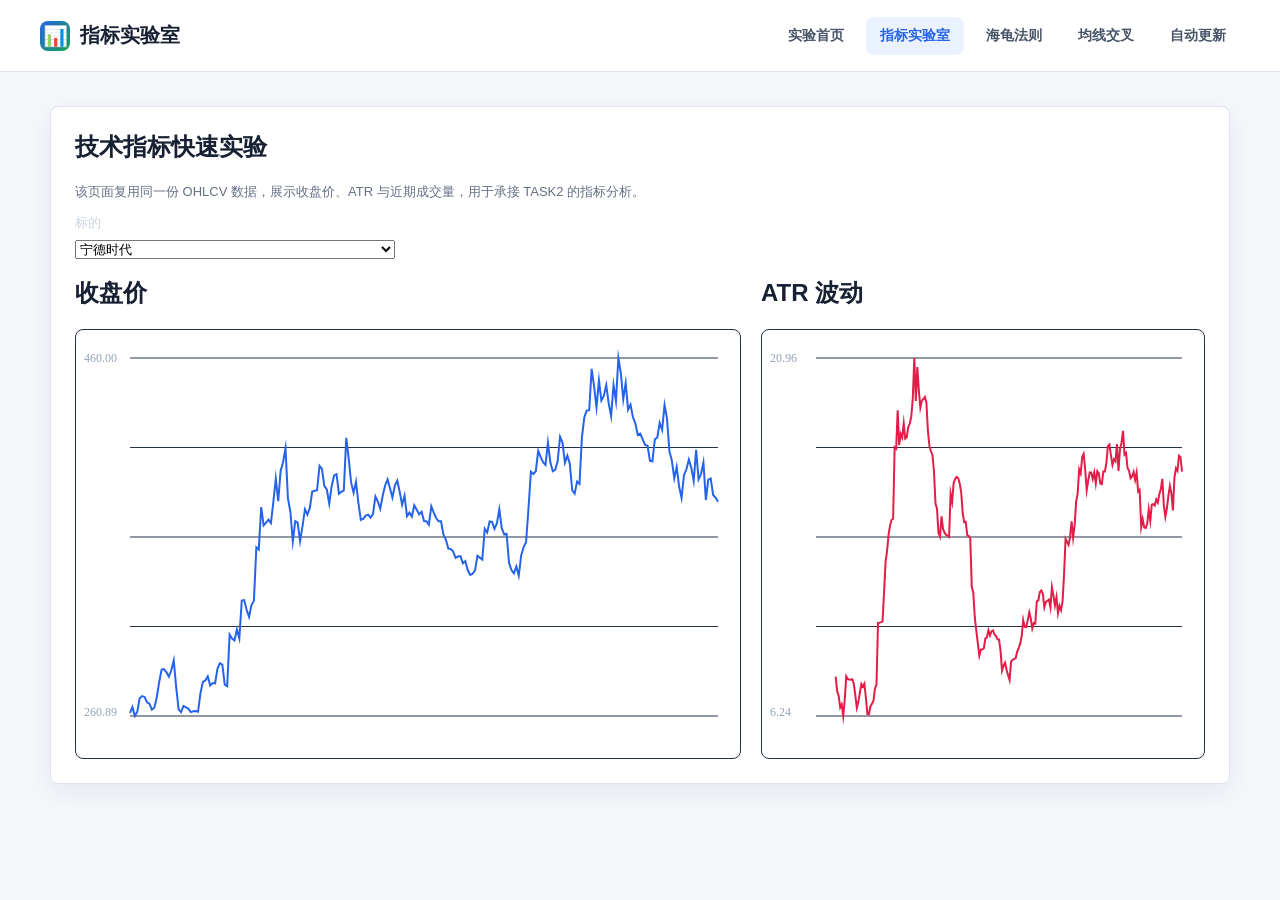
<file: task4/site/indicator.html>
<!doctype html>
<html lang="zh-CN">
<head>
  <meta charset="utf-8">
  <meta name="viewport" content="width=device-width, initial-scale=1">
  <title>指标实验室</title>
  <link rel="stylesheet" href="styles.css">
</head>
<body>
  <header class="topbar">
    <a class="brand" href="index.html"><span class="brand-mark">📊</span>指标实验室</a>
    <nav class="nav">
      <a href="index.html">实验首页</a>
      <a class="active" href="indicator.html">指标实验室</a>
      <a href="turtle.html">海龟法则</a>
      <a href="ma-cross.html">均线交叉</a>
      <a href="workflow.html">自动更新</a>
    </nav>
  </header>
  <main class="light-page">
    <section class="light-panel">
      <h1>技术指标快速实验</h1>
      <p class="small">该页面复用同一份 OHLCV 数据，展示收盘价、ATR 与近期成交量，用于承接 TASK2 的指标分析。</p>
      <div class="control" style="max-width:320px">
        <label>标的</label>
        <select id="stock">
          <option value="300750.SZ">宁德时代</option>
          <option value="600519.SH">贵州茅台</option>
          <option value="600036.SH">招商银行</option>
        </select>
      </div>
      <div class="signal-grid">
        <div>
          <h2>收盘价</h2>
          <canvas id="priceChart" class="chart" style="background:#fff"></canvas>
        </div>
        <div>
          <h2>ATR 波动</h2>
          <canvas id="atrChart" class="chart" style="background:#fff"></canvas>
        </div>
      </div>
    </section>
  </main>
  <script src="turtle_engine.js"></script>
  <script>
    async function render() {
      const { data } = await loadStock(document.querySelector("#stock").value);
      const enriched = addIndicators(data, { entryWindow: 20, exitWindow: 10, atrWindow: 14 });
      drawLineChart(document.querySelector("#priceChart"), [{ values: data.map((row) => row.close), color: "#2563eb", width: 2 }]);
      drawLineChart(document.querySelector("#atrChart"), [{ values: enriched.map((row) => row.atr), color: "#e11d48", width: 2 }]);
    }
    document.querySelector("#stock").addEventListener("change", render);
    render();
  </script>
</body>
</html>
</file>
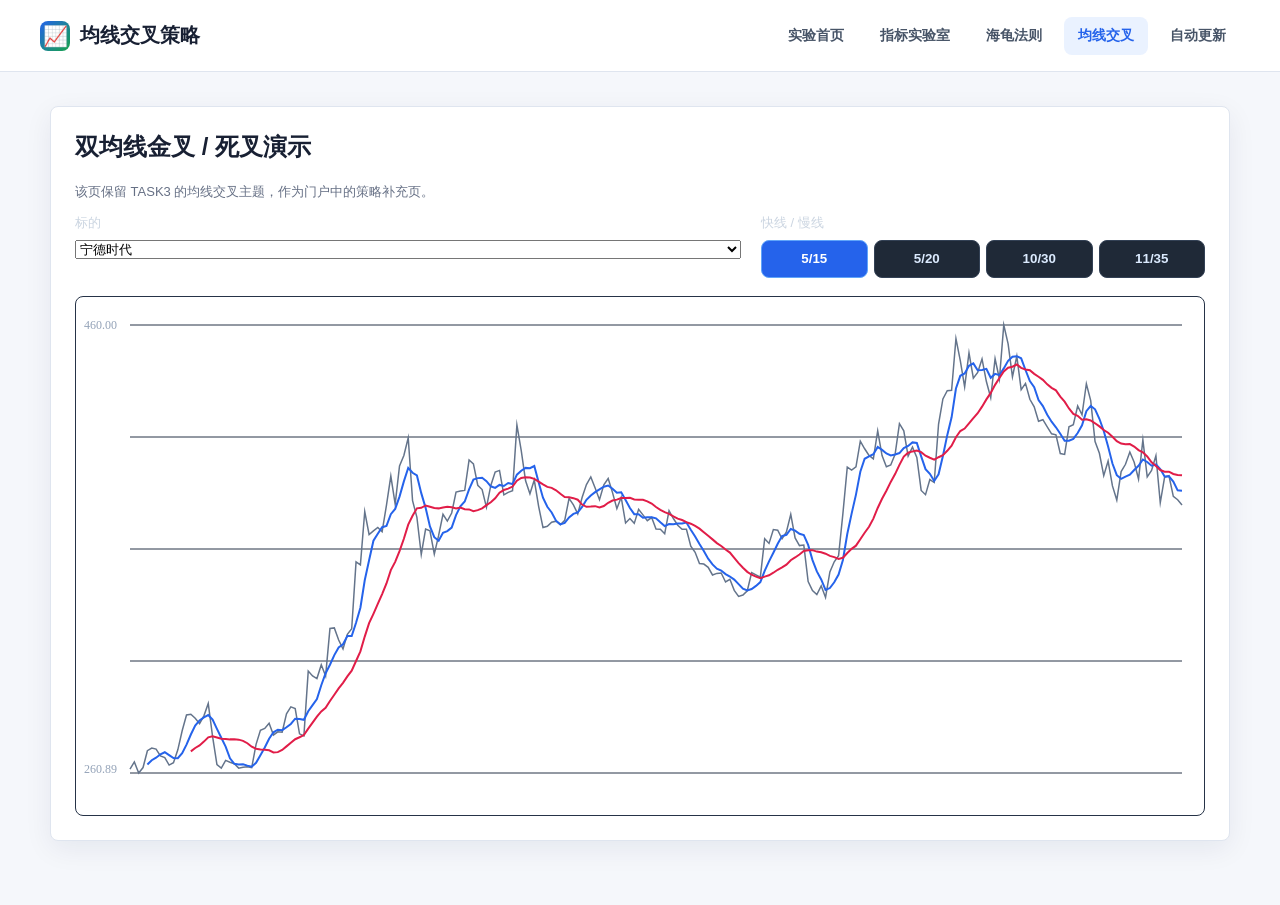
<file: task4/site/ma-cross.html>
<!doctype html>
<html lang="zh-CN">
<head>
  <meta charset="utf-8">
  <meta name="viewport" content="width=device-width, initial-scale=1">
  <title>均线交叉策略</title>
  <link rel="stylesheet" href="styles.css">
</head>
<body>
  <header class="topbar">
    <a class="brand" href="index.html"><span class="brand-mark">📈</span>均线交叉策略</a>
    <nav class="nav">
      <a href="index.html">实验首页</a>
      <a href="indicator.html">指标实验室</a>
      <a href="turtle.html">海龟法则</a>
      <a class="active" href="ma-cross.html">均线交叉</a>
      <a href="workflow.html">自动更新</a>
    </nav>
  </header>
  <main class="light-page">
    <section class="light-panel">
      <h1>双均线金叉 / 死叉演示</h1>
      <p class="small">该页保留 TASK3 的均线交叉主题，作为门户中的策略补充页。</p>
      <div class="signal-grid">
        <div class="control">
          <label>标的</label>
          <select id="stock">
            <option value="300750.SZ">宁德时代</option>
            <option value="600519.SH">贵州茅台</option>
            <option value="600036.SH">招商银行</option>
          </select>
        </div>
        <div class="control">
          <label>快线 / 慢线</label>
          <div class="segmented">
            <button data-pair="5,15" class="active">5/15</button>
            <button data-pair="5,20">5/20</button>
            <button data-pair="10,30">10/30</button>
            <button data-pair="11,35">11/35</button>
          </div>
        </div>
      </div>
      <canvas id="maChart" class="chart" style="height:520px;background:#fff"></canvas>
    </section>
  </main>
  <script src="turtle_engine.js"></script>
  <script>
    let pair = [5, 15];
    function ma(values, n) {
      return values.map((_, i) => {
        if (i + 1 < n) return null;
        return values.slice(i + 1 - n, i + 1).reduce((a, b) => a + b, 0) / n;
      });
    }
    async function render() {
      const { data } = await loadStock(document.querySelector("#stock").value);
      const close = data.map((row) => row.close);
      drawLineChart(document.querySelector("#maChart"), [
        { values: close, color: "#64748b", width: 1.5 },
        { values: ma(close, pair[0]), color: "#2563eb", width: 2 },
        { values: ma(close, pair[1]), color: "#e11d48", width: 2 }
      ]);
    }
    document.querySelector("#stock").addEventListener("change", render);
    document.querySelector(".segmented").addEventListener("click", (event) => {
      if (!event.target.dataset.pair) return;
      pair = event.target.dataset.pair.split(",").map(Number);
      document.querySelectorAll(".segmented button").forEach((btn) => btn.classList.toggle("active", btn === event.target));
      render();
    });
    render();
  </script>
</body>
</html>
</file>
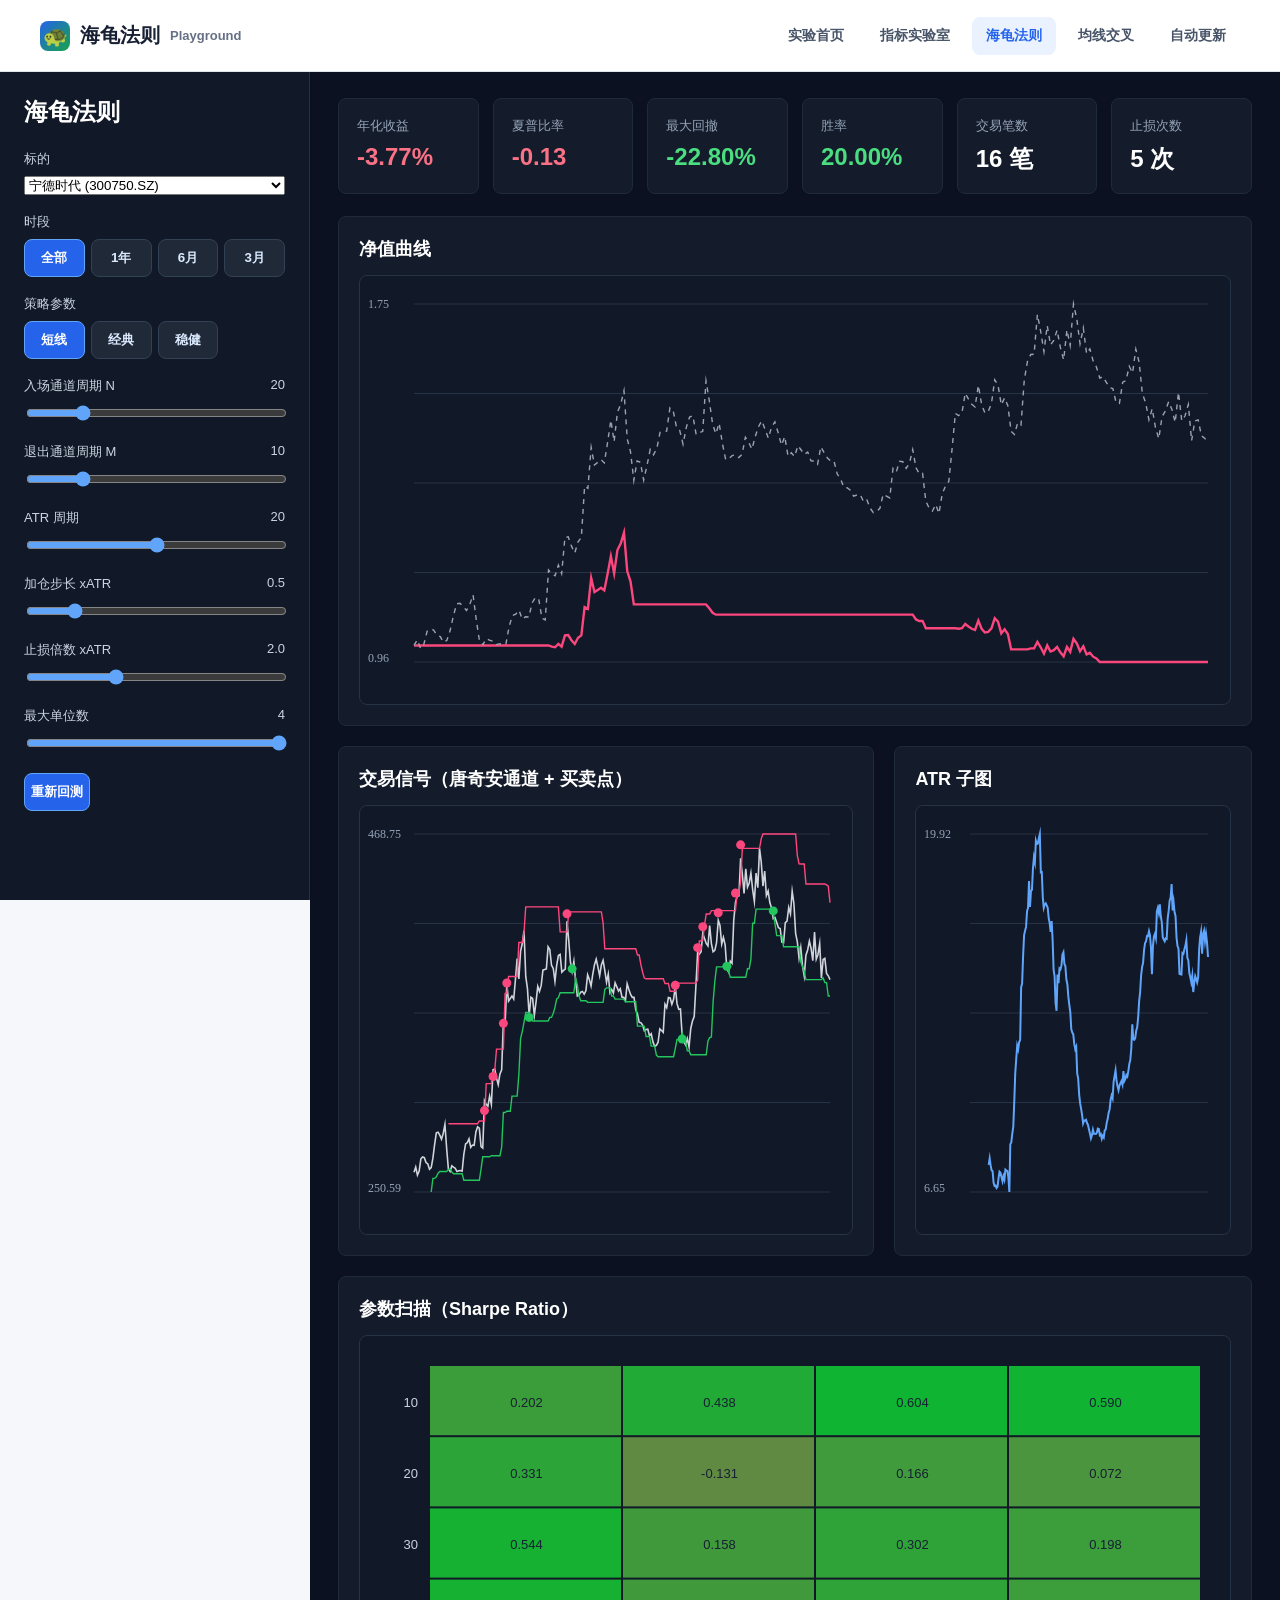
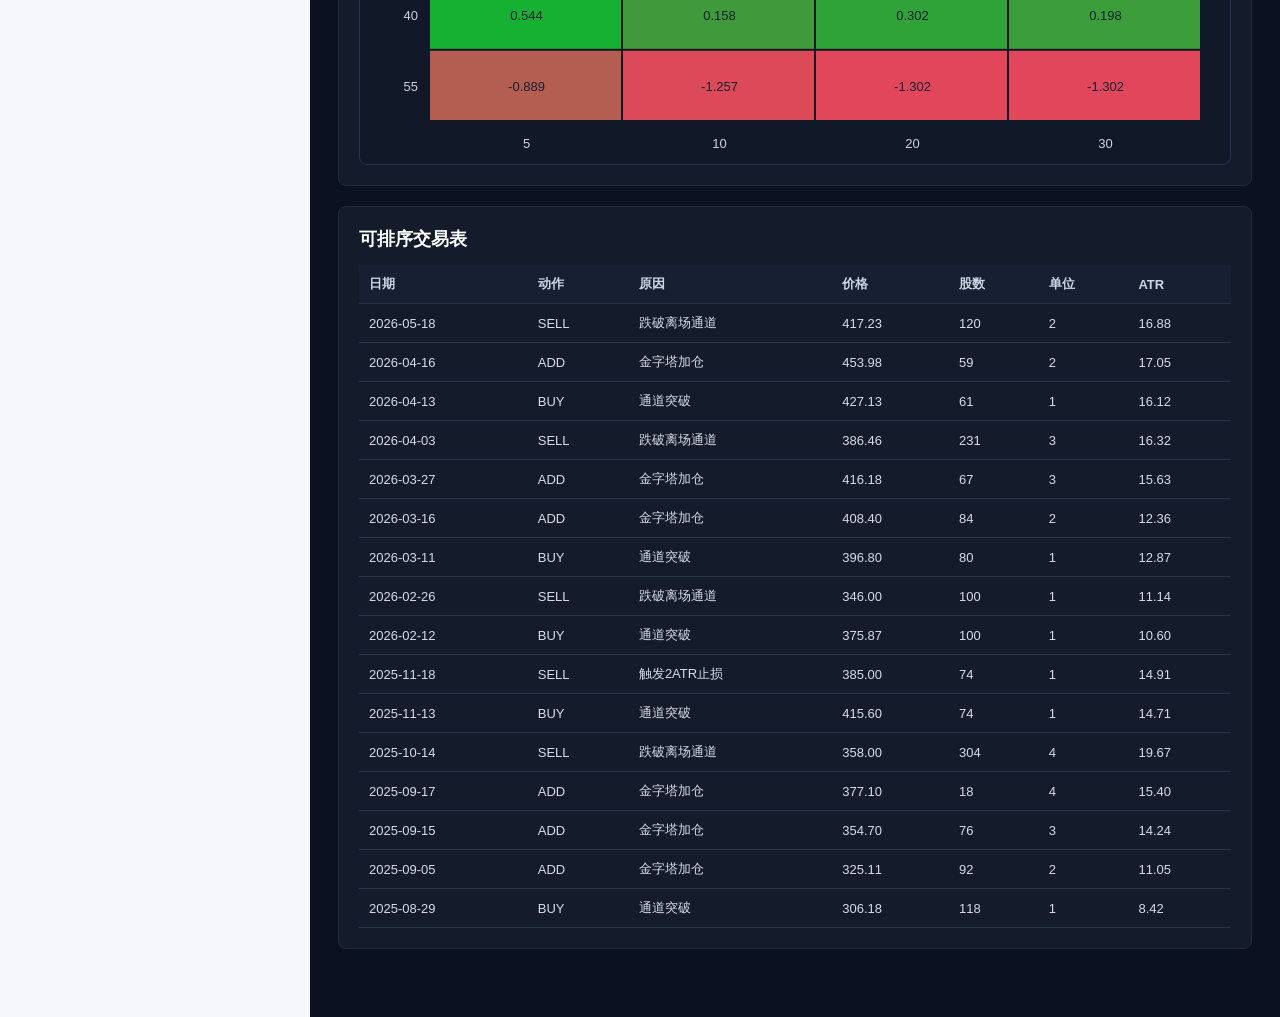
<file: task4/site/turtle.html>
<!doctype html>
<html lang="zh-CN">
<head>
  <meta charset="utf-8">
  <meta name="viewport" content="width=device-width, initial-scale=1">
  <title>海龟法则 Playground</title>
  <link rel="stylesheet" href="styles.css">
</head>
<body>
  <header class="topbar">
    <a class="brand" href="index.html"><span class="brand-mark">🐢</span>海龟法则 <span class="small">Playground</span></a>
    <nav class="nav">
      <a href="index.html">实验首页</a>
      <a href="indicator.html">指标实验室</a>
      <a class="active" href="turtle.html">海龟法则</a>
      <a href="ma-cross.html">均线交叉</a>
      <a href="workflow.html">自动更新</a>
    </nav>
  </header>

  <div class="workspace">
    <aside class="sidebar">
      <h1>海龟法则</h1>
      <div class="control">
        <label for="stock">标的</label>
        <select id="stock">
          <option value="300750.SZ">宁德时代 (300750.SZ)</option>
          <option value="600519.SH">贵州茅台 (600519.SH)</option>
          <option value="600036.SH">招商银行 (600036.SH)</option>
        </select>
      </div>

      <div class="control">
        <label>时段</label>
        <div class="segmented" id="periodButtons">
          <button data-period="all" class="active">全部</button>
          <button data-period="252">1年</button>
          <button data-period="126">6月</button>
          <button data-period="63">3月</button>
        </div>
      </div>

      <div class="control">
        <label>策略参数</label>
        <div class="segmented" id="presetButtons">
          <button data-preset="fast" class="active">短线</button>
          <button data-preset="classic">经典</button>
          <button data-preset="steady">稳健</button>
        </div>
      </div>

      <div class="control">
        <label>入场通道周期 N <span id="entryValue">20</span></label>
        <input id="entryWindow" type="range" min="10" max="60" step="5" value="20">
      </div>
      <div class="control">
        <label>退出通道周期 M <span id="exitValue">10</span></label>
        <input id="exitWindow" type="range" min="5" max="30" step="5" value="10">
      </div>
      <div class="control">
        <label>ATR 周期 <span id="atrValue">20</span></label>
        <input id="atrWindow" type="range" min="10" max="30" step="2" value="20">
      </div>
      <div class="control">
        <label>加仓步长 xATR <span id="addValue">0.5</span></label>
        <input id="addAtr" type="range" min="0.3" max="1.5" step="0.1" value="0.5">
      </div>
      <div class="control">
        <label>止损倍数 xATR <span id="stopValue">2.0</span></label>
        <input id="stopAtr" type="range" min="1" max="4" step="0.5" value="2">
      </div>
      <div class="control">
        <label>最大单位数 <span id="unitValue">4</span></label>
        <input id="maxUnits" type="range" min="1" max="4" step="1" value="4">
      </div>
      <button class="ghost-btn primary" id="rerun">重新回测</button>
    </aside>

    <main class="main">
      <section class="kpis" id="kpis"></section>
      <section class="panel">
        <h2>净值曲线</h2>
        <canvas id="equityChart" class="chart"></canvas>
      </section>
      <section class="signal-grid">
        <div class="panel">
          <h2>交易信号（唐奇安通道 + 买卖点）</h2>
          <canvas id="signalChart" class="chart"></canvas>
        </div>
        <div class="panel">
          <h2>ATR 子图</h2>
          <canvas id="atrChart" class="chart"></canvas>
        </div>
      </section>
      <section class="panel" id="heatmap">
        <h2>参数扫描（Sharpe Ratio）</h2>
        <canvas id="heatmapChart" class="chart"></canvas>
      </section>
      <section class="panel">
        <h2>可排序交易表</h2>
        <table>
          <thead><tr><th>日期</th><th>动作</th><th>原因</th><th>价格</th><th>股数</th><th>单位</th><th>ATR</th></tr></thead>
          <tbody id="tradeRows"></tbody>
        </table>
      </section>
    </main>
  </div>

  <script src="turtle_engine.js"></script>
  <script>
    const controls = {
      stock: document.querySelector("#stock"),
      entryWindow: document.querySelector("#entryWindow"),
      exitWindow: document.querySelector("#exitWindow"),
      atrWindow: document.querySelector("#atrWindow"),
      addAtr: document.querySelector("#addAtr"),
      stopAtr: document.querySelector("#stopAtr"),
      maxUnits: document.querySelector("#maxUnits")
    };
    let period = "all";
    const presets = {
      fast: { entryWindow: 20, exitWindow: 10, atrWindow: 20 },
      classic: { entryWindow: 20, exitWindow: 20, atrWindow: 20 },
      steady: { entryWindow: 55, exitWindow: 20, atrWindow: 20 }
    };

    function params() {
      return {
        entryWindow: Number(controls.entryWindow.value),
        exitWindow: Number(controls.exitWindow.value),
        atrWindow: Number(controls.atrWindow.value),
        addAtr: Number(controls.addAtr.value),
        stopAtr: Number(controls.stopAtr.value),
        maxUnits: Number(controls.maxUnits.value),
        initialCash: 100000,
        riskPerUnit: 0.01
      };
    }

    function syncLabels() {
      document.querySelector("#entryValue").textContent = controls.entryWindow.value;
      document.querySelector("#exitValue").textContent = controls.exitWindow.value;
      document.querySelector("#atrValue").textContent = controls.atrWindow.value;
      document.querySelector("#addValue").textContent = Number(controls.addAtr.value).toFixed(1);
      document.querySelector("#stopValue").textContent = Number(controls.stopAtr.value).toFixed(1);
      document.querySelector("#unitValue").textContent = controls.maxUnits.value;
    }

    function renderKpis(metrics) {
      const items = [
        ["年化收益", fmtPct(metrics.annualReturn), metrics.annualReturn >= 0 ? "good" : "bad"],
        ["夏普比率", metrics.sharpe.toFixed(2), metrics.sharpe >= 0 ? "good" : "bad"],
        ["最大回撤", fmtPct(metrics.maxDrawdown), "good"],
        ["胜率", fmtPct(metrics.winRate), "good"],
        ["交易笔数", `${metrics.tradeCount} 笔`, ""],
        ["止损次数", `${metrics.sellCount} 次`, ""]
      ];
      document.querySelector("#kpis").innerHTML = items.map(([label, value, cls]) =>
        `<div class="kpi"><span>${label}</span><strong class="${cls}">${value}</strong></div>`
      ).join("");
    }

    function drawSignals(canvas, result) {
      const ctx = canvas.getContext("2d");
      drawLineChart(canvas, [
        { values: result.data.map((row) => row.close), color: "#d1d5db", width: 1.6 },
        { values: result.data.map((row) => row.entryHigh), color: "#ff477e", width: 1.4 },
        { values: result.data.map((row) => row.exitLow), color: "#22c55e", width: 1.4 }
      ]);
      const width = canvas.clientWidth;
      const height = canvas.clientHeight;
      const ratio = window.devicePixelRatio || 1;
      ctx.setTransform(ratio, 0, 0, ratio, 0, 0);
      const prices = result.data.map((row) => row.close);
      const min = Math.min(...prices);
      const max = Math.max(...prices);
      const pad = { left: 54, right: 22, top: 28, bottom: 42 };
      const x = (i) => pad.left + (i / Math.max(result.data.length - 1, 1)) * (width - pad.left - pad.right);
      const y = (v) => height - pad.bottom - ((v - min) / (max - min || 1)) * (height - pad.top - pad.bottom);
      result.trades.forEach((trade) => {
        const i = result.data.findIndex((row) => row.date === trade.date);
        if (i < 0) return;
        ctx.fillStyle = trade.action === "SELL" ? "#22c55e" : "#fb477e";
        ctx.beginPath();
        ctx.arc(x(i), y(trade.price), 4.5, 0, Math.PI * 2);
        ctx.fill();
      });
    }

    function drawHeatmap(canvas, rows) {
      const ctx = canvas.getContext("2d");
      const width = canvas.clientWidth;
      const height = canvas.clientHeight;
      const ratio = window.devicePixelRatio || 1;
      canvas.width = width * ratio;
      canvas.height = height * ratio;
      ctx.scale(ratio, ratio);
      ctx.clearRect(0, 0, width, height);
      const entries = [10, 20, 30, 40, 55];
      const exits = [5, 10, 20, 30];
      const pad = { left: 70, right: 28, top: 30, bottom: 42 };
      const cellW = (width - pad.left - pad.right) / exits.length;
      const cellH = (height - pad.top - pad.bottom) / entries.length;
      const values = rows.map((row) => row.metric);
      const min = Math.min(...values);
      const max = Math.max(...values);
      function color(v) {
        const t = (v - min) / (max - min || 1);
        const r = Math.round(225 - 210 * t);
        const g = Math.round(70 + 110 * t);
        const b = Math.round(90 - 40 * t);
        return `rgb(${r},${g},${b})`;
      }
      entries.forEach((entry, i) => {
        exits.forEach((exit, j) => {
          const row = rows.find((r) => r.entry === entry && r.exit === exit);
          const x = pad.left + j * cellW;
          const y = pad.top + i * cellH;
          ctx.fillStyle = color(row.metric);
          ctx.fillRect(x, y, cellW - 2, cellH - 2);
          ctx.fillStyle = "#172033";
          ctx.font = "13px sans-serif";
          ctx.textAlign = "center";
          ctx.fillText(row.metric.toFixed(3), x + cellW / 2, y + cellH / 2 + 5);
        });
        ctx.fillStyle = "#cbd5e1";
        ctx.textAlign = "right";
        ctx.fillText(entry, pad.left - 12, pad.top + i * cellH + cellH / 2 + 5);
      });
      exits.forEach((exit, j) => {
        ctx.fillStyle = "#cbd5e1";
        ctx.textAlign = "center";
        ctx.fillText(exit, pad.left + j * cellW + cellW / 2, height - 16);
      });
    }

    async function render() {
      syncLabels();
      const loaded = await loadStock(controls.stock.value);
      const raw = period === "all" ? loaded.data : loaded.data.slice(-Number(period));
      const result = runTurtleBacktest(raw, params());
      renderKpis(result.metrics);
      drawLineChart(document.querySelector("#equityChart"), [
        { values: result.equity.map((row) => row.totalAsset / 100000), color: "#fb477e", width: 2.4 },
        { values: raw.map((row) => row.close / raw[0].close), color: "#9ca3af", width: 1.4, dash: [5, 5] }
      ], { decimals: 2 });
      drawSignals(document.querySelector("#signalChart"), result);
      drawLineChart(document.querySelector("#atrChart"), [{ values: result.data.map((row) => row.atr), color: "#60a5fa", width: 2 }]);
      document.querySelector("#tradeRows").innerHTML = result.trades.slice().reverse().map((trade) =>
        `<tr><td>${trade.date}</td><td>${trade.action}</td><td>${trade.reason}</td><td>${trade.price.toFixed(2)}</td><td>${trade.shares}</td><td>${trade.units}</td><td>${trade.atr ? trade.atr.toFixed(2) : ""}</td></tr>`
      ).join("");

      const heatRows = [];
      [10, 20, 30, 40, 55].forEach((entry) => {
        [5, 10, 20, 30].forEach((exit) => {
          const m = runTurtleBacktest(raw, { ...params(), entryWindow: entry, exitWindow: exit, atrWindow: 20 }).metrics;
          heatRows.push({ entry, exit, metric: m.sharpe });
        });
      });
      drawHeatmap(document.querySelector("#heatmapChart"), heatRows);
    }

    document.querySelectorAll("input, select").forEach((el) => el.addEventListener("input", render));
    document.querySelector("#rerun").addEventListener("click", render);
    document.querySelector("#periodButtons").addEventListener("click", (event) => {
      if (!event.target.dataset.period) return;
      period = event.target.dataset.period;
      document.querySelectorAll("#periodButtons button").forEach((btn) => btn.classList.toggle("active", btn === event.target));
      render();
    });
    document.querySelector("#presetButtons").addEventListener("click", (event) => {
      const preset = presets[event.target.dataset.preset];
      if (!preset) return;
      Object.entries(preset).forEach(([key, value]) => controls[key].value = value);
      document.querySelectorAll("#presetButtons button").forEach((btn) => btn.classList.toggle("active", btn === event.target));
      render();
    });
    window.addEventListener("resize", render);
    render();
  </script>
</body>
</html>
</file>
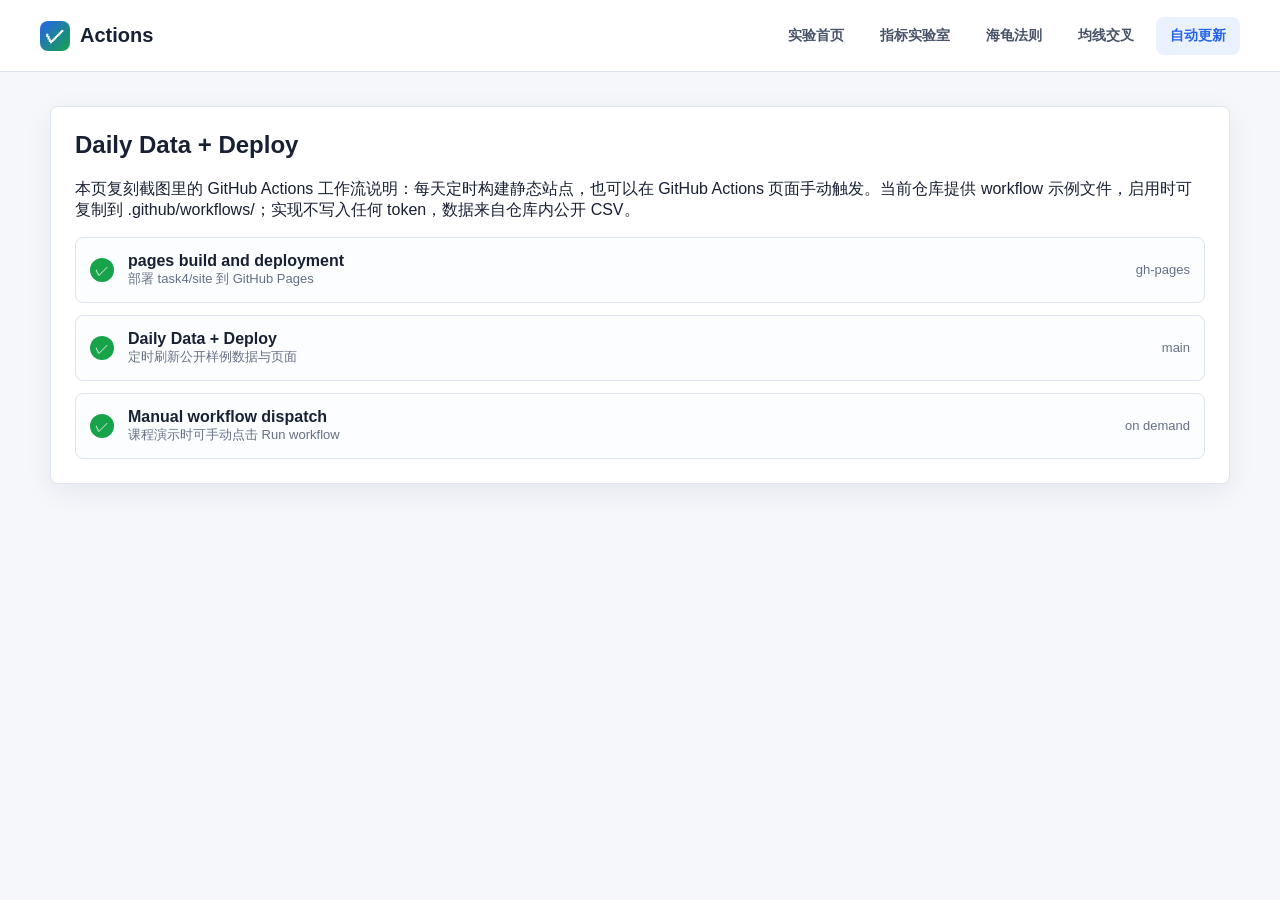
<file: task4/site/workflow.html>
<!doctype html>
<html lang="zh-CN">
<head>
  <meta charset="utf-8">
  <meta name="viewport" content="width=device-width, initial-scale=1">
  <title>每日数据与部署</title>
  <link rel="stylesheet" href="styles.css">
</head>
<body>
  <header class="topbar">
    <a class="brand" href="index.html"><span class="brand-mark">✓</span>Actions</a>
    <nav class="nav">
      <a href="index.html">实验首页</a>
      <a href="indicator.html">指标实验室</a>
      <a href="turtle.html">海龟法则</a>
      <a href="ma-cross.html">均线交叉</a>
      <a class="active" href="workflow.html">自动更新</a>
    </nav>
  </header>
  <main class="light-page">
    <section class="light-panel">
      <h1>Daily Data + Deploy</h1>
      <p>本页复刻截图里的 GitHub Actions 工作流说明：每天定时构建静态站点，也可以在 GitHub Actions 页面手动触发。当前仓库提供 workflow 示例文件，启用时可复制到 .github/workflows/；实现不写入任何 token，数据来自仓库内公开 CSV。</p>
      <div class="workflow-list">
        <div class="workflow-run"><span class="check">✓</span><div><strong>pages build and deployment</strong><div class="small">部署 task4/site 到 GitHub Pages</div></div><span class="small">gh-pages</span></div>
        <div class="workflow-run"><span class="check">✓</span><div><strong>Daily Data + Deploy</strong><div class="small">定时刷新公开样例数据与页面</div></div><span class="small">main</span></div>
        <div class="workflow-run"><span class="check">✓</span><div><strong>Manual workflow dispatch</strong><div class="small">课程演示时可手动点击 Run workflow</div></div><span class="small">on demand</span></div>
      </div>
    </section>
  </main>
</body>
</html>
</file>
<file: task4/site/styles.css>
:root {
  --bg: #f5f7fb;
  --panel: #ffffff;
  --panel-2: #f9fbff;
  --ink: #182033;
  --muted: #667085;
  --line: #dfe5ef;
  --brand: #2563eb;
  --brand-2: #16a34a;
  --warning: #e11d48;
  --shadow: 0 18px 50px rgba(21, 32, 56, 0.12);
}

* {
  box-sizing: border-box;
}

body {
  margin: 0;
  color: var(--ink);
  background: var(--bg);
  font-family: -apple-system, BlinkMacSystemFont, "Segoe UI", "PingFang SC", "Microsoft YaHei", sans-serif;
}

a {
  color: inherit;
  text-decoration: none;
}

.topbar {
  position: sticky;
  top: 0;
  z-index: 10;
  display: flex;
  align-items: center;
  justify-content: space-between;
  gap: 24px;
  height: 72px;
  padding: 0 40px;
  background: rgba(255, 255, 255, 0.92);
  border-bottom: 1px solid var(--line);
  backdrop-filter: blur(14px);
}

.brand {
  display: flex;
  align-items: center;
  gap: 10px;
  font-weight: 800;
  font-size: 20px;
}

.brand-mark {
  display: grid;
  place-items: center;
  width: 30px;
  height: 30px;
  border-radius: 8px;
  color: white;
  background: linear-gradient(135deg, var(--brand), var(--brand-2));
}

.nav {
  display: flex;
  align-items: center;
  gap: 8px;
}

.nav a {
  padding: 10px 14px;
  border-radius: 8px;
  color: #475467;
  font-size: 14px;
  font-weight: 650;
}

.nav a.active,
.nav a:hover {
  color: var(--brand);
  background: #eaf2ff;
}

.status-row {
  display: flex;
  justify-content: center;
  gap: 34px;
  margin: 28px auto 26px;
  color: #667085;
  font-size: 14px;
}

.status-row strong {
  color: #0f766e;
}

.portal {
  width: min(1180px, calc(100% - 44px));
  margin: 0 auto 64px;
}

.card-grid {
  display: grid;
  grid-template-columns: repeat(3, minmax(0, 1fr));
  gap: 22px;
}

.lab-card {
  min-height: 270px;
  padding: 30px;
  background: var(--panel);
  border: 1px solid #e7ecf4;
  border-radius: 8px;
  box-shadow: 0 6px 24px rgba(19, 35, 67, 0.06);
}

.lab-card:hover {
  transform: translateY(-2px);
  box-shadow: var(--shadow);
}

.lab-icon {
  font-size: 34px;
  line-height: 1;
}

.lab-card h2 {
  margin: 26px 0 12px;
  font-size: 22px;
}

.lab-card p {
  min-height: 76px;
  margin: 0;
  color: var(--muted);
  line-height: 1.75;
}

.tags {
  display: flex;
  flex-wrap: wrap;
  gap: 10px;
  margin: 20px 0 22px;
  color: #667085;
  font-size: 13px;
}

.cta {
  color: var(--brand);
  font-weight: 760;
}

.workspace {
  display: grid;
  grid-template-columns: 310px minmax(0, 1fr);
  min-height: calc(100vh - 72px);
}

.sidebar {
  position: sticky;
  top: 72px;
  height: calc(100vh - 72px);
  overflow-y: auto;
  padding: 24px;
  color: #d7dce7;
  background: #111827;
  border-right: 1px solid #243044;
}

.sidebar h1 {
  margin: 0 0 22px;
  font-size: 24px;
  color: white;
}

.control {
  margin-bottom: 18px;
}

.control label {
  display: flex;
  justify-content: space-between;
  gap: 12px;
  margin-bottom: 8px;
  font-size: 13px;
  color: #cbd5e1;
}

.control select,
.control input {
  width: 100%;
  accent-color: #60a5fa;
}

.segmented {
  display: grid;
  grid-template-columns: repeat(4, 1fr);
  gap: 6px;
}

.segmented button,
.ghost-btn {
  height: 38px;
  border: 1px solid #334155;
  border-radius: 8px;
  color: #dbeafe;
  background: #1f2937;
  font-weight: 700;
  cursor: pointer;
}

.segmented button.active,
.ghost-btn.primary {
  border-color: #60a5fa;
  background: #2563eb;
  color: white;
}

.main {
  padding: 26px 28px 48px;
  background: #0b1120;
}

.kpis {
  display: grid;
  grid-template-columns: repeat(6, minmax(0, 1fr));
  gap: 14px;
  margin-bottom: 22px;
}

.kpi {
  padding: 18px;
  background: #141c2b;
  border: 1px solid #1f2a3d;
  border-radius: 8px;
  color: #cdd6e5;
}

.kpi span {
  display: block;
  margin-bottom: 8px;
  color: #95a3b8;
  font-size: 13px;
}

.kpi strong {
  display: block;
  color: white;
  font-size: 24px;
}

.kpi .good {
  color: #4ade80;
}

.kpi .bad {
  color: #fb7185;
}

.panel {
  margin-bottom: 20px;
  padding: 20px;
  background: #141c2b;
  border: 1px solid #1f2a3d;
  border-radius: 8px;
}

.panel h2 {
  margin: 0 0 14px;
  color: white;
  font-size: 18px;
}

.chart {
  display: block;
  width: 100%;
  height: 430px;
  background: #111827;
  border: 1px solid #263347;
  border-radius: 8px;
}

.signal-grid {
  display: grid;
  grid-template-columns: minmax(0, 1.2fr) minmax(320px, 0.8fr);
  gap: 20px;
}

table {
  width: 100%;
  border-collapse: collapse;
  font-size: 13px;
}

th,
td {
  padding: 10px;
  border-bottom: 1px solid #263347;
  text-align: left;
}

th {
  color: #cbd5e1;
  background: #172033;
}

td {
  color: #d7dce7;
}

.light-page {
  width: min(1180px, calc(100% - 44px));
  margin: 34px auto 64px;
}

.light-panel {
  padding: 24px;
  background: white;
  border: 1px solid var(--line);
  border-radius: 8px;
  box-shadow: 0 8px 28px rgba(19, 35, 67, 0.07);
}

.light-panel h1,
.light-panel h2 {
  margin-top: 0;
}

.workflow-list {
  display: grid;
  gap: 12px;
}

.workflow-run {
  display: grid;
  grid-template-columns: auto 1fr auto;
  gap: 14px;
  align-items: center;
  padding: 14px;
  border: 1px solid var(--line);
  border-radius: 8px;
  background: #fbfdff;
}

.check {
  display: grid;
  place-items: center;
  width: 24px;
  height: 24px;
  border-radius: 999px;
  color: white;
  background: #16a34a;
  font-size: 14px;
}

.small {
  color: var(--muted);
  font-size: 13px;
}

@media (max-width: 980px) {
  .topbar {
    height: auto;
    align-items: flex-start;
    flex-direction: column;
    padding: 18px 22px;
  }

  .nav {
    flex-wrap: wrap;
  }

  .card-grid,
  .workspace,
  .signal-grid {
    grid-template-columns: 1fr;
  }

  .sidebar {
    position: relative;
    top: 0;
    height: auto;
  }

  .kpis {
    grid-template-columns: repeat(2, minmax(0, 1fr));
  }
}
</file>
